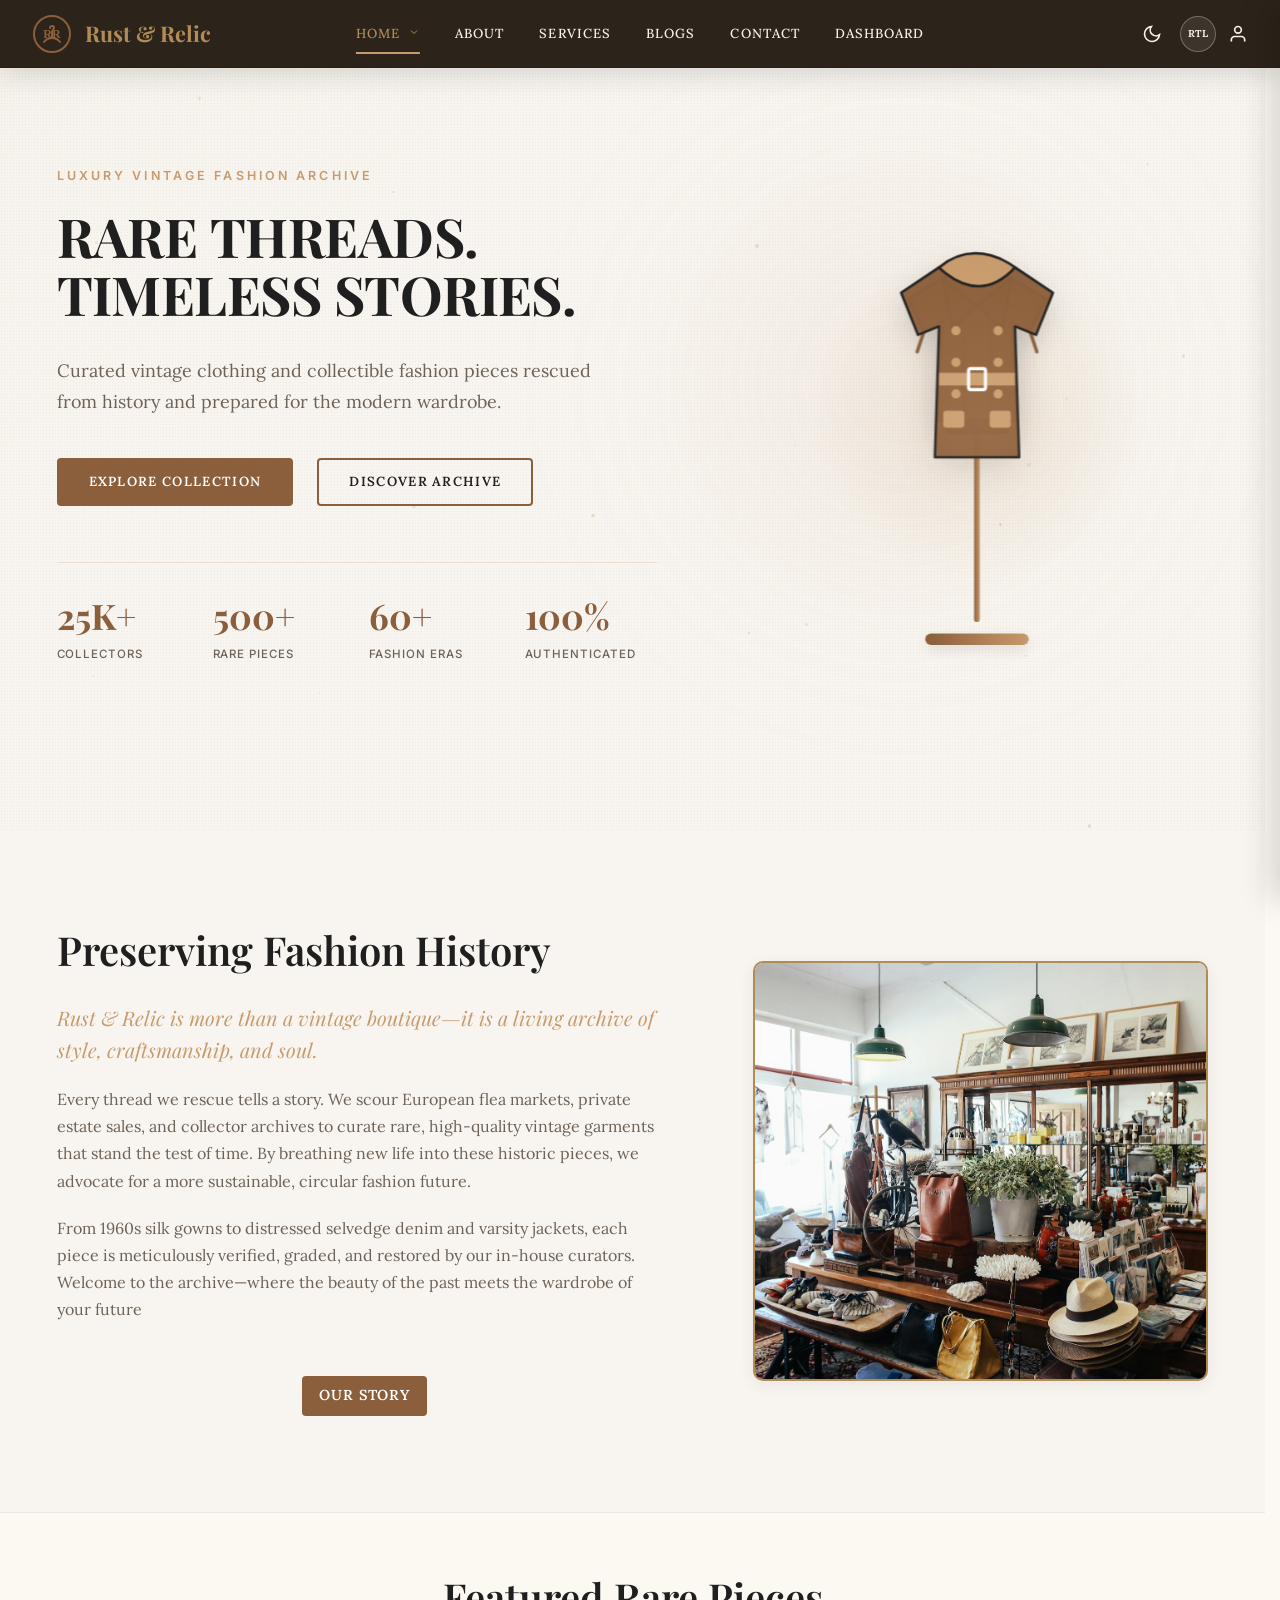
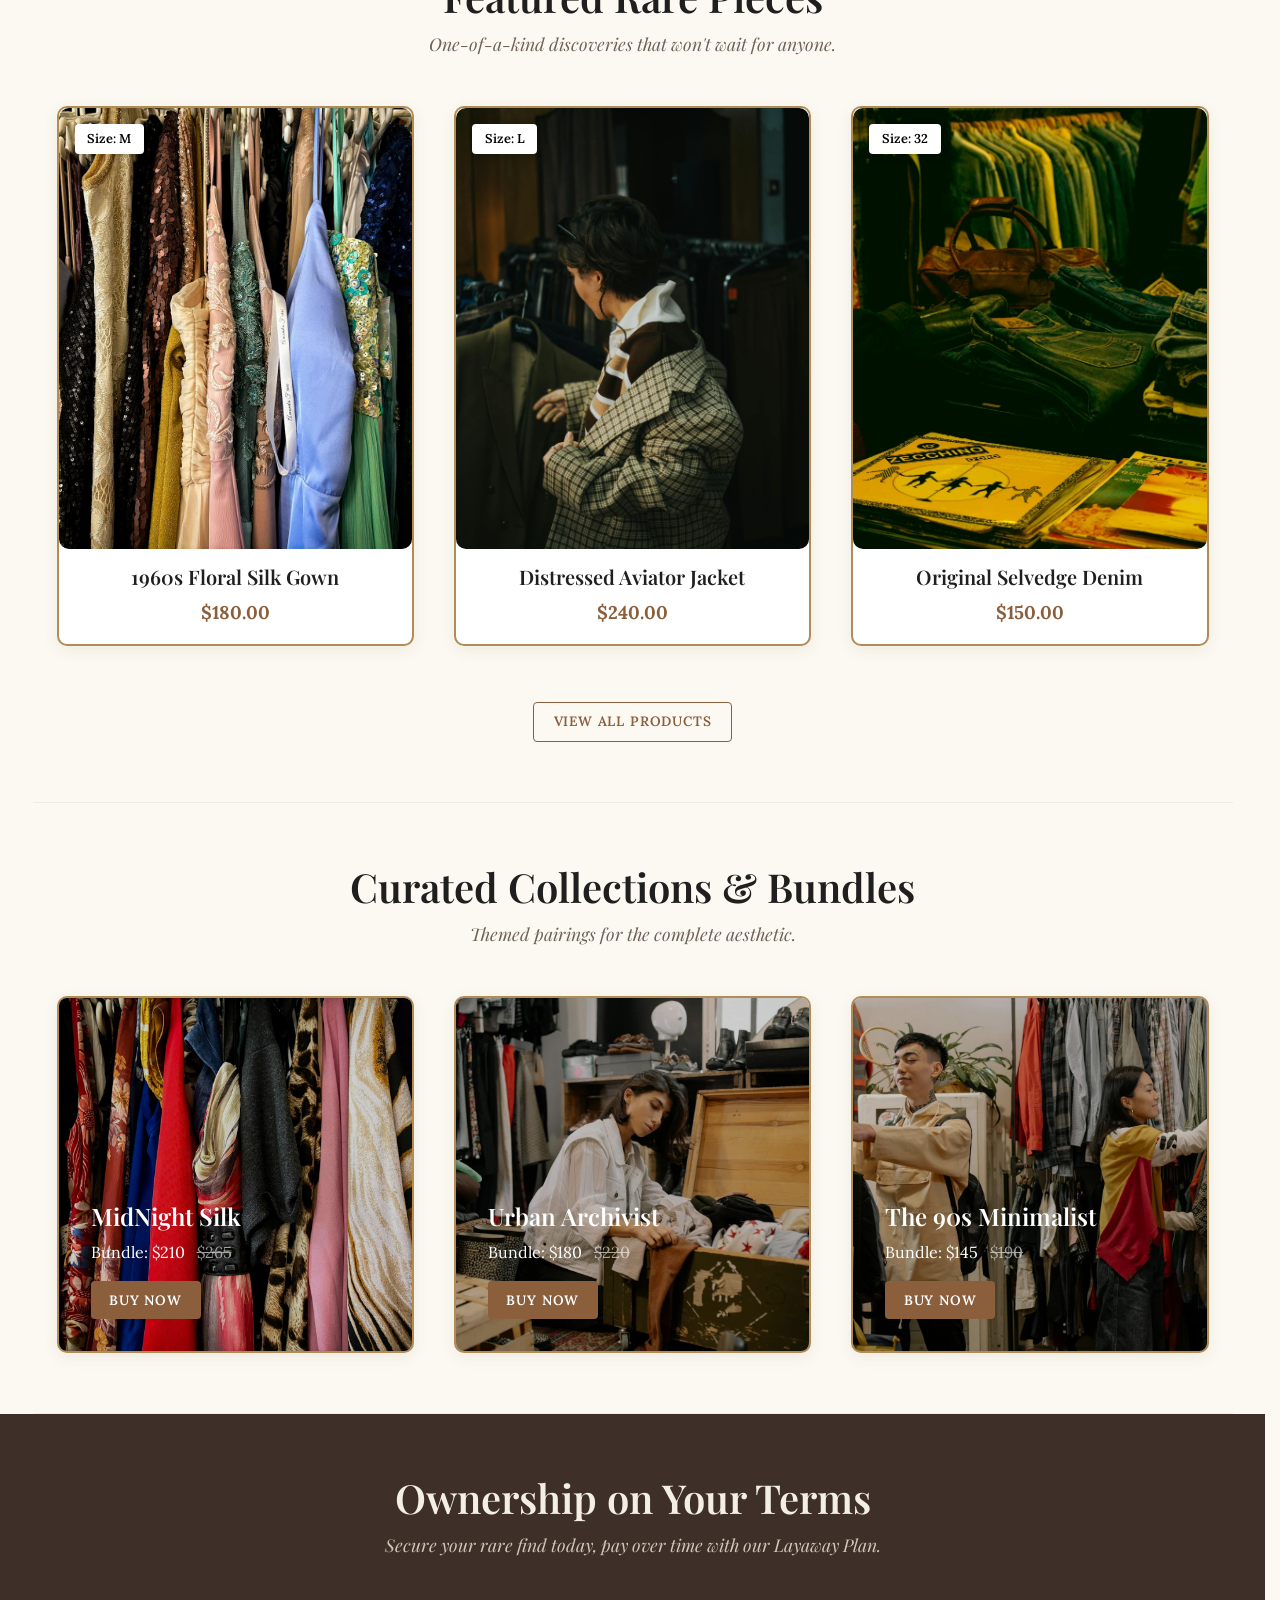
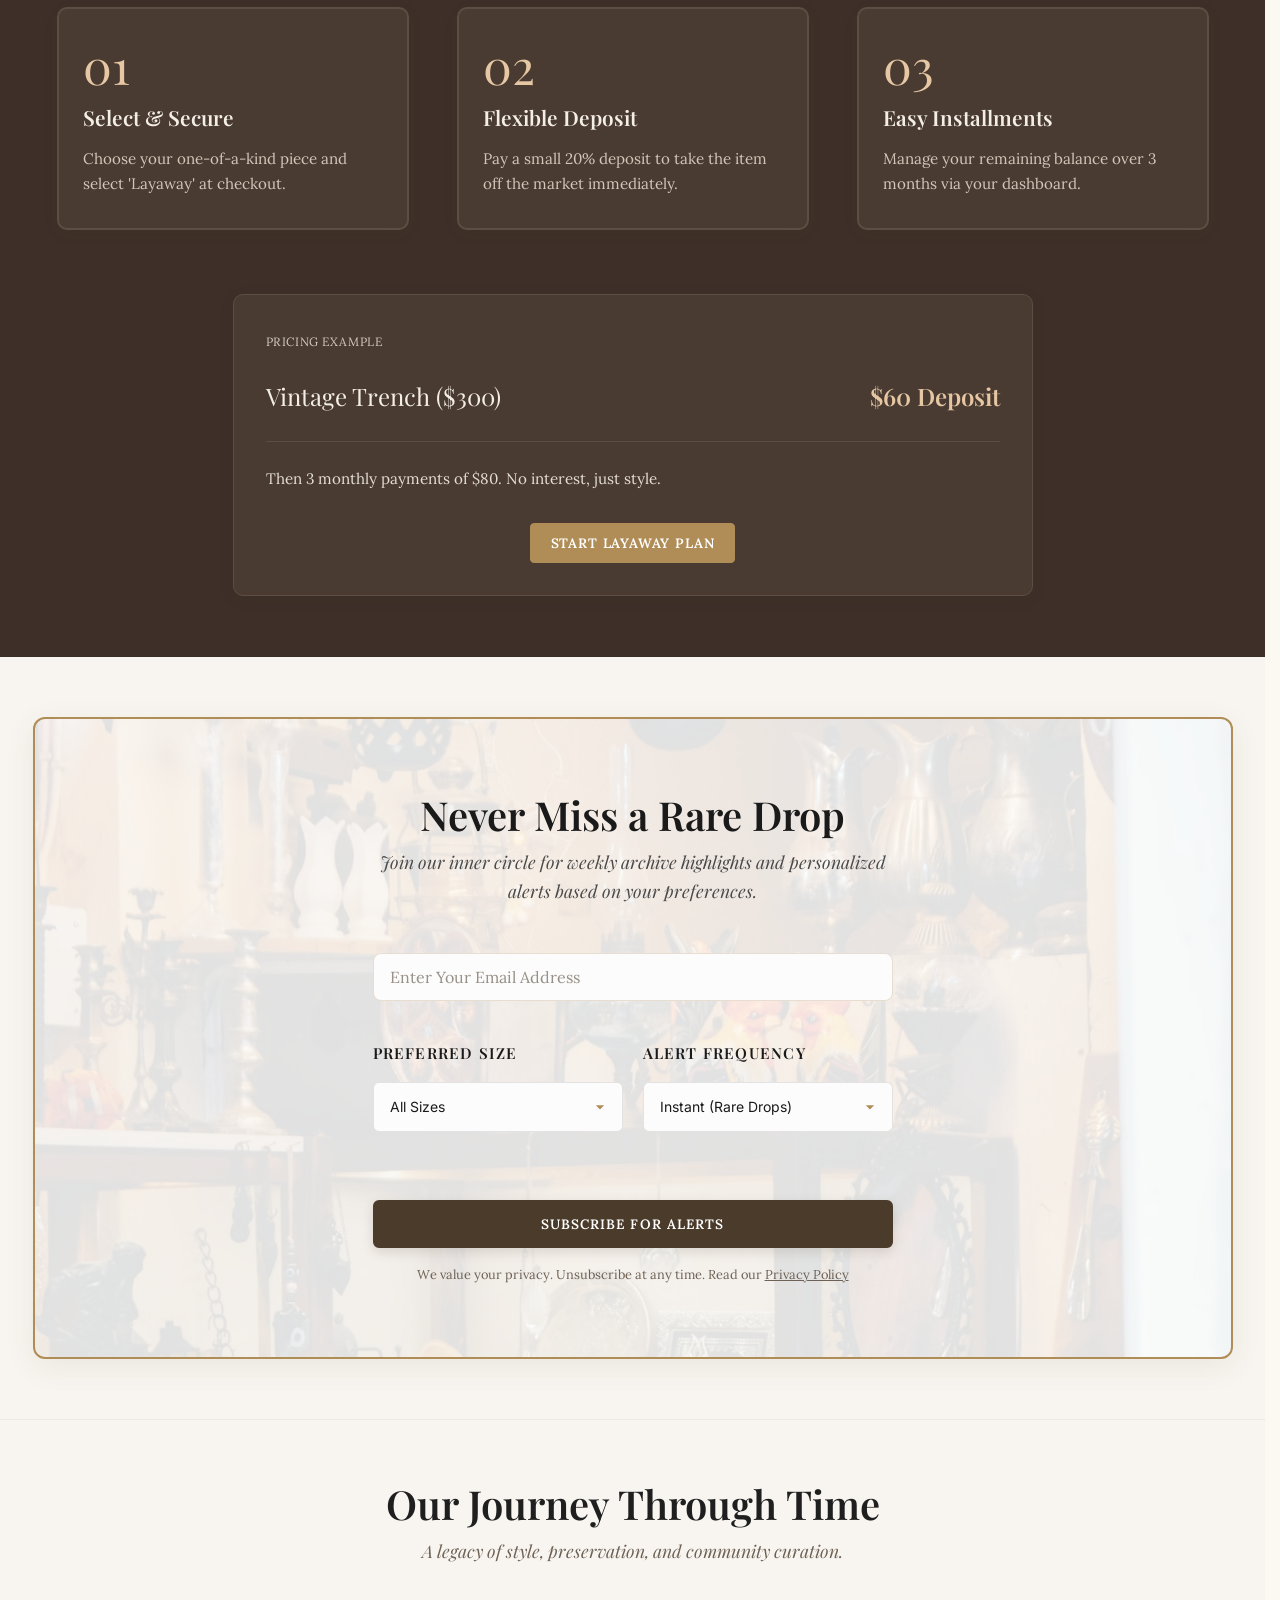
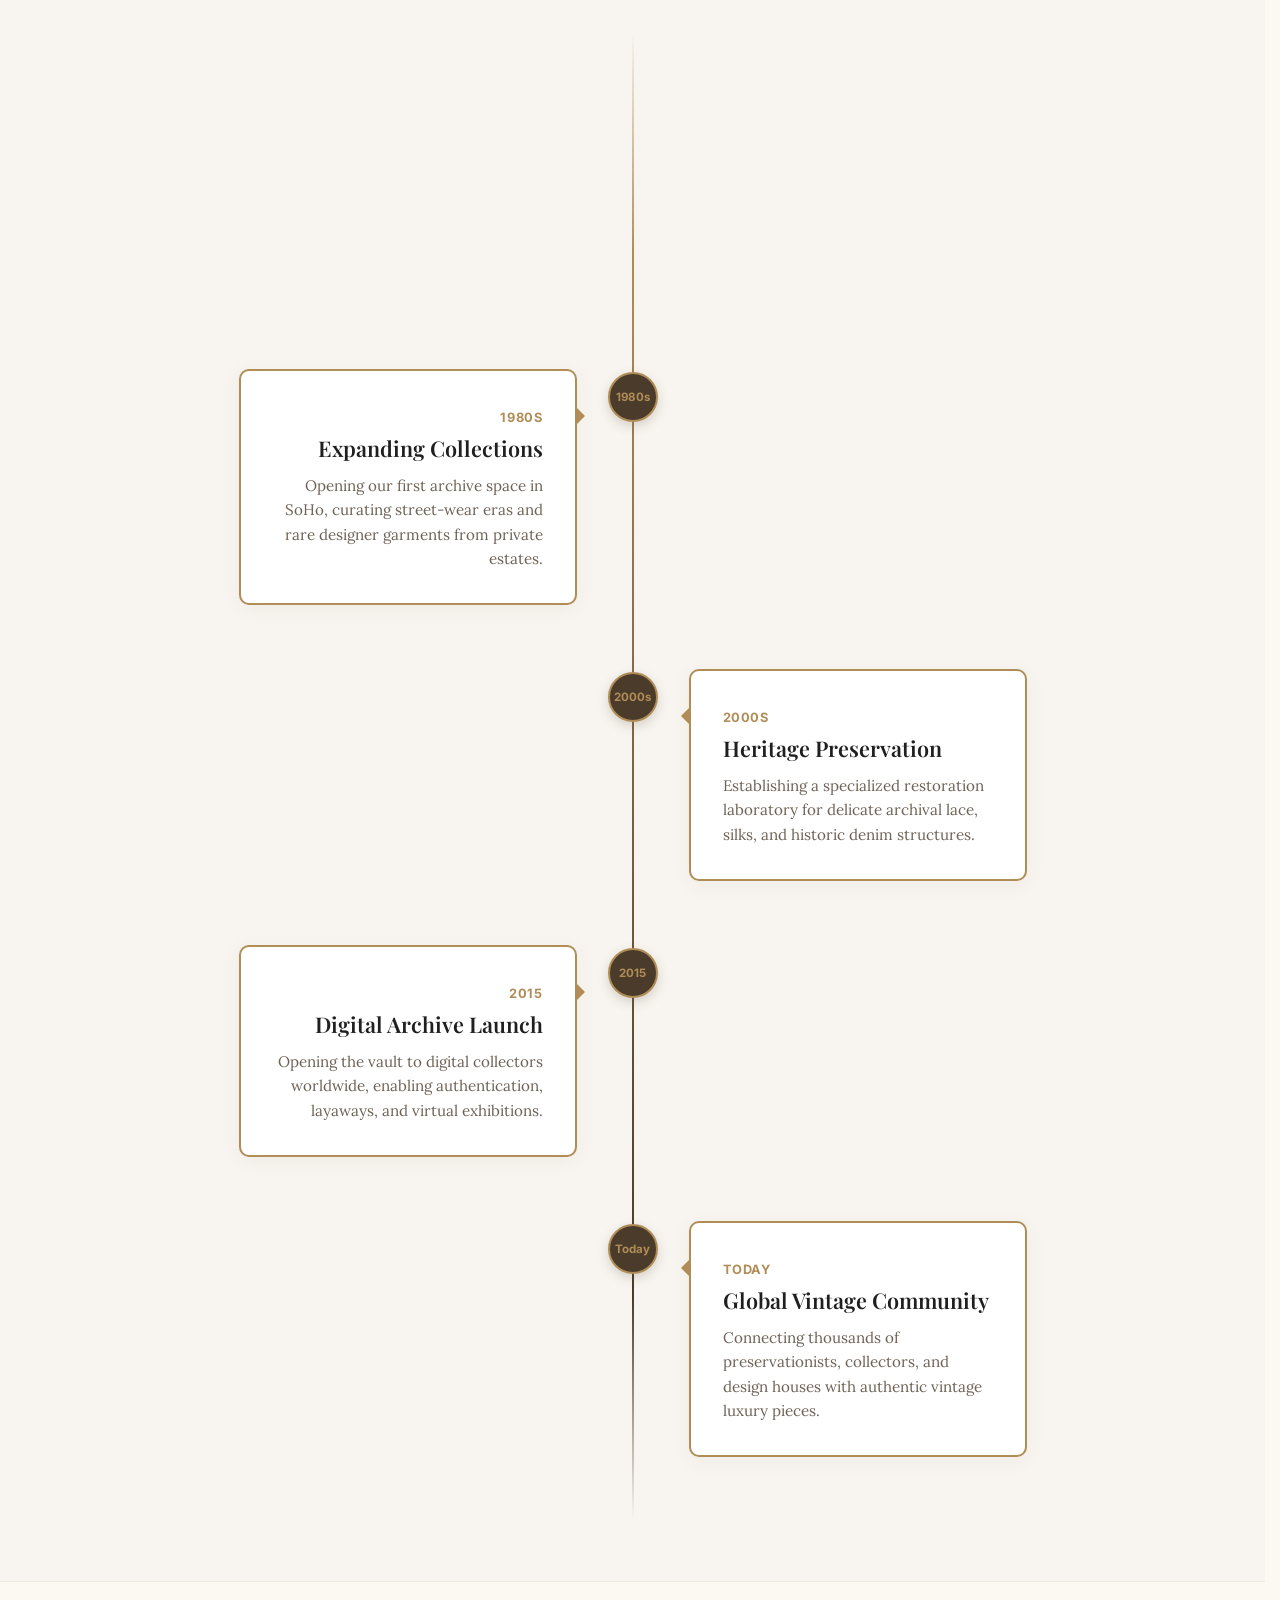
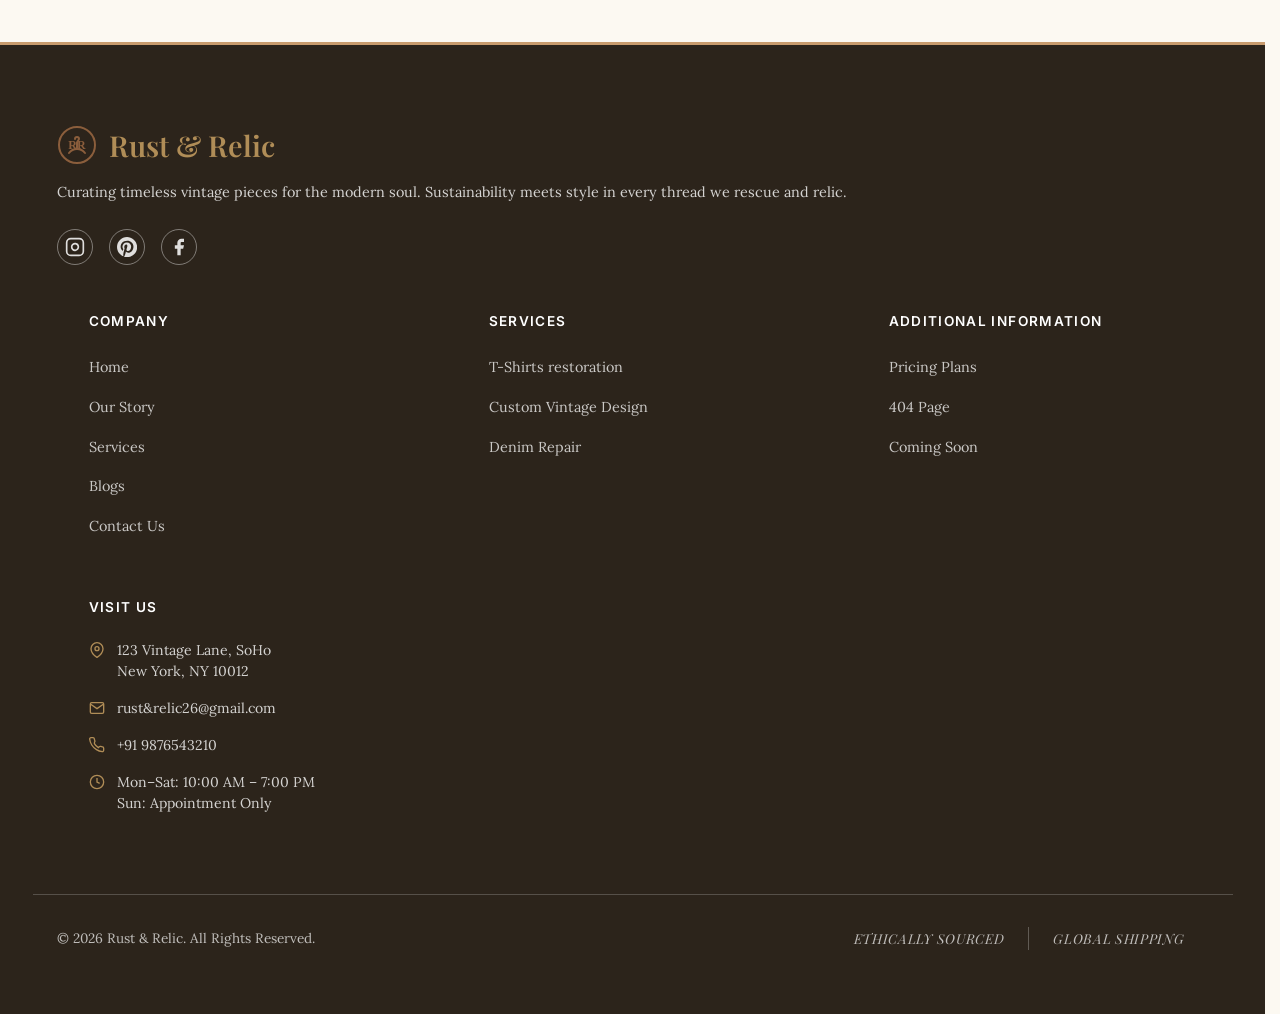
<file: index.html>
<!DOCTYPE html>
<html lang="en">

<head>
    <meta charset="UTF-8">
    <meta name="viewport" content="width=device-width, initial-scale=1.0">
    <title>Rust & Relic - Vintage Clothing & Thrift Store</title>
    <link rel="preconnect" href="https://fonts.googleapis.com">
    <link rel="preconnect" href="https://fonts.gstatic.com" crossorigin>
    <link
        href="https://fonts.googleapis.com/css2?family=Playfair+Display:ital,wght@0,400;0,600;0,700;1,400&family=Lora:ital,wght@0,400;0,500;0,600;1,400;1,500&family=Libre+Baskerville:ital,wght@0,400;0,700;1,400&family=Inter:wght@300;400;500;600&display=swap"
        rel="stylesheet">
    <link rel="stylesheet" href="css/style.css">
    <link rel="stylesheet" href="css/home.css">
    <link rel="icon" type="image/svg+xml" href="images/logo-new.svg">
</head>

<body class="home-isolated">
    <header class="site-header animate-header">
        <div class="container header-inner">
            <a href="index.html" class="logo">
                <img src="images/logo-new.svg" alt="Rust & Relic" class="nav-logo-img">
                <span class="brand-name">Rust & Relic</span>
            </a>

            <nav class="desktop-nav">
                <div class="nav-item dropdown">
                    <a href="#" class="nav-link active">Home <svg class="dropdown-icon" width="12" height="12" viewBox="0 0 24 24" fill="none" stroke="currentColor" stroke-width="2"><path d="M6 9l6 6 6-6"></path></svg></a>
                    <div class="dropdown-menu">
                        <a href="index.html" class="dropdown-item">Home 1</a>
                        <a href="./pages/home2.html" class="dropdown-item">Home 2</a>
                    </div>
                </div>
                <a href="./pages/about.html" class="nav-link">About</a>
                <a href="./pages/services.html" class="nav-link">Services</a>
                <a href="./pages/blogs.html" class="nav-link">Blogs</a>
                <a href="./pages/contact.html" class="nav-link">Contact</a>
                <a href="./pages/dashboard.html" class="nav-link">Dashboard</a>
            </nav>

            <div class="header-actions">
                <button class="icon-btn theme-toggle" aria-label="Toggle Dark Mode" id="theme-toggle">
                    <svg class="moon-icon" width="20" height="20" fill="none" stroke="currentColor" stroke-width="2"
                        viewBox="0 0 24 24">
                        <path d="M21 12.79A9 9 0 1111.21 3 7 7 0 0021 12.79z"></path>
                    </svg>
                    <svg class="sun-icon" style="display:none;" width="20" height="20" fill="none" stroke="currentColor"
                        stroke-width="2" viewBox="0 0 24 24">
                        <circle cx="12" cy="12" r="5"></circle>
                        <path
                            d="M12 1v2M12 21v2M4.22 4.22l1.42 1.42M18.36 18.36l1.42 1.42M1 12h2M21 12h2M4.22 19.78l1.42-1.42M18.36 5.64l1.42-1.42">
                        </path>
                    </svg>
                </button>
                <button class="rtl-toggle" id="rtl-toggle" aria-label="Toggle RTL layout">RTL</button>
                <a href="./pages/signup.html" class="icon-btn" aria-label="Account">
                    <svg width="20" height="20" fill="none" stroke="currentColor" stroke-width="2" viewBox="0 0 24 24">
                        <path d="M20 21v-2a4 4 0 00-4-4H8a4 4 0 00-4 4v2"></path>   
                        <circle cx="12" cy="7" r="4"></circle>
                    </svg>
                </a>
                <button class="hamburger-btn touch-target" aria-label="Menu" id="mobile-menu-btn">
                    <span></span>
                    <span></span>
                    <span></span>
                </button>
            </div>
        </div>

        
        <div class="nav-drawer" id="mobile-drawer">
            <div class="drawer-header">
                <button class="drawer-close" id="drawer-close-btn" aria-label="Close Menu">
                    <svg width="24" height="24" viewBox="0 0 24 24" fill="none" stroke="currentColor" stroke-width="2">
                        <line x1="18" y1="6" x2="6" y2="18"></line>
                        <line x1="6" y1="6" x2="18" y2="18"></line>
                    </svg>
                </button>
            </div>
            
            <nav class="drawer-nav">
                <div class="drawer-section">
                    <a href="index.html" class="drawer-link active">Home</a>
                    <a href="./pages/home2.html" class="drawer-link">Home 2</a>
                    <a href="./pages/about.html" class="drawer-link">About</a>
                    <a href="./pages/services.html" class="drawer-link">Services</a>
                    <a href="./pages/blogs.html" class="drawer-link">Blogs</a>
                    <a href="./pages/contact.html" class="drawer-link">Contact</a>
                    <a href="./pages/dashboard.html" class="drawer-link">Dashboard</a>
                </div>

                <div class="drawer-separator"></div>

                <div class="drawer-section">
                    <a href="./pages/signup.html" class="drawer-link drawer-auth">Signup</a>
                </div>

                <div class="drawer-separator"></div>

                <div class="drawer-controls">
                    <span class="drawer-control-label">Display</span>
                    <button id="drawer-theme-toggle" class="icon-btn theme-toggle" aria-label="Toggle Dark Mode">
                        <svg class="moon-icon" width="18" height="18" fill="none" stroke="currentColor" stroke-width="2" viewBox="0 0 24 24">
                            <path d="M21 12.79A9 9 0 1111.21 3 7 7 0 0021 12.79z"></path>
                        </svg>
                        <svg class="sun-icon" style="display:none;" width="18" height="18" fill="none" stroke="currentColor" stroke-width="2" viewBox="0 0 24 24">
                            <circle cx="12" cy="12" r="5"></circle>
                            <path d="M12 1v2M12 21v2M4.22 4.22l1.42 1.42M18.36 18.36l1.42 1.42M1 12h2M21 12h2M4.22 19.78l1.42-1.42M18.36 5.64l1.42-1.42"></path>
                        </svg>
                    </button>
                    <button class="rtl-toggle" id="drawer-rtl-toggle" aria-label="Toggle RTL layout">RTL</button>
                </div>
            </nav>
        </div>
        <div class="drawer-overlay" id="drawer-overlay"></div>
    </header>

    <main>
        <section class="premium-hero">
            <div class="hero-bg-fx">
                <div class="ambient-glow"></div>
                <div class="light-beam"></div>
                <div class="film-grain"></div>
                <div class="dust-particles" id="dust-particles"></div>
            </div>

            <div class="container hero-container">
                <div class="hero-left">
                    <span class="hero-tagline">LUXURY VINTAGE FASHION ARCHIVE</span>
                    <h1 class="hero-headline">
                        <span class="word-wrapper"><span class="word word-reveal-1">RARE</span></span>
                        <span class="word-wrapper"><span class="word word-reveal-2">THREADS.</span></span>
                        <br>
                        <span class="word-wrapper"><span class="word word-reveal-3">TIMELESS</span></span>
                        <span class="word-wrapper"><span class="word word-reveal-4">STORIES.</span></span>
                    </h1>
                    <p class="hero-description">
                        Curated vintage clothing and collectible fashion pieces rescued from history and prepared for the modern wardrobe.
                    </p>
                    <div class="hero-actions-new">
                        <a href="./pages/home2.html" class="btn btn-primary premium-cta-btn magnetic-btn">Explore Collection</a>
                        <a href="./pages/services.html" class="btn btn-secondary premium-cta-btn magnetic-btn">Discover Archive</a>
                    </div>
                    
                    <div class="hero-stats-grid">
                        <div class="stat-item-new">
                            <span class="stat-number" data-target="25" data-suffix="K+">0K+</span>
                            <span class="stat-label-new">Collectors</span>
                        </div>
                        <div class="stat-item-new">
                            <span class="stat-number" data-target="500" data-suffix="+">0+</span>
                            <span class="stat-label-new">Rare Pieces</span>
                        </div>
                        <div class="stat-item-new">
                            <span class="stat-number" data-target="60" data-suffix="+">0+</span>
                            <span class="stat-label-new">Fashion Eras</span>
                        </div>
                        <div class="stat-item-new">
                            <span class="stat-number" data-target="100" data-suffix="%">0%</span>
                            <span class="stat-label-new">Authenticated</span>
                        </div>
                    </div>
                </div>

                <div class="hero-right">
                    <div class="fashion-showcase-container">
                        <div class="spotlight" id="luxury-spotlight"></div>
                        
                        <div class="mannequin-wrapper" id="mannequin-parallax-wrapper">
                            <div class="mannequin-stand">
                                <div class="stand-hook"></div>
                                <div class="stand-pole"></div>
                                <div class="stand-base"></div>
                                
                                <div class="clothing-hanger">
                                    <div class="hanger-hook"></div>
                                    <div class="hanger-shoulders"></div>
                                </div>
                            </div>
                            
                            <div class="clothing-showcase-items">
                                
                                <div class="showcase-item shirt-item" id="item-shirt">
                                    <svg viewBox="0 0 100 100" fill="none" stroke="currentColor" stroke-width="1.2" stroke-linecap="round" stroke-linejoin="round">
                                        <path d="M50 20 L62 25 L75 32 L68 40 L60 36 L62 82 L38 82 L40 36 L32 40 L25 32 L38 25 Z" fill="var(--clr-primary)" fill-opacity="0.9"/>
                                        <path d="M42 21 L50 29 L58 21" fill="none" stroke="var(--clr-accent)" stroke-width="1.8"/>
                                        <path d="M42 21 L50 31 L58 21 L50 20 Z" fill="var(--clr-bg)" fill-opacity="0.9"/>
                                        <line x1="50" y1="36" x2="50" y2="78" stroke="var(--clr-accent)" stroke-width="1.2" stroke-dasharray="1 6"/>
                                        <rect x="54" y="42" width="8" height="10" rx="1" fill="none" stroke="var(--clr-accent)" stroke-width="1"/>
                                        <path d="M38 78 L62 78" stroke="var(--clr-accent)" stroke-width="1" stroke-dasharray="2 2"/>
                                    </svg>
                                </div>
                                
                                <div class="showcase-item jacket-item" id="item-jacket">
                                    <svg viewBox="0 0 110 110" fill="none" stroke="currentColor" stroke-width="1.2" stroke-linecap="round" stroke-linejoin="round">
                                        <path d="M55 18 L70 23 L85 32 L78 46 L70 42 L72 85 L38 85 L40 42 L32 46 L25 32 L40 23 Z" fill="var(--clr-accent)" fill-opacity="0.95"/>
                                        <path d="M40 23 L55 35 L44 45 Z" fill="var(--clr-primary)"/>
                                        <path d="M70 23 L55 35 L66 45 Z" fill="var(--clr-primary)"/>
                                        <path d="M49 35 L49 85" stroke="var(--clr-primary)" stroke-width="1.5"/>
                                        <path d="M61 35 L61 85" stroke="var(--clr-primary)" stroke-width="1.5"/>
                                        <path d="M32 46 L29 55" stroke="var(--clr-primary)" stroke-width="1.5"/>
                                        <path d="M78 46 L81 55" stroke="var(--clr-primary)" stroke-width="1.5"/>
                                        <line x1="43" y1="55" x2="49" y2="52" stroke="var(--clr-primary)" stroke-width="1.2"/>
                                        <line x1="25" y1="32" x2="29" y2="36" stroke="var(--clr-primary)" stroke-width="1.2"/>
                                        <line x1="85" y1="32" x2="81" y2="36" stroke="var(--clr-primary)" stroke-width="1.2"/>
                                    </svg>
                                </div>
                                
                                <div class="showcase-item coat-item" id="item-coat">
                                    <svg viewBox="0 0 120 120" fill="none" stroke="currentColor" stroke-width="1.2" stroke-linecap="round" stroke-linejoin="round">
                                        <path d="M60 15 L78 20 L96 32 L88 52 L78 48 L80 110 L40 110 L42 48 L32 52 L24 32 L42 20 Z" fill="var(--clr-primary)" fill-opacity="0.98"/>
                                        <path d="M42 20 C42 20, 60 40, 78 20 C78 20, 60 5, 42 20 Z" fill="var(--clr-accent)"/>
                                        <circle cx="50" cy="50" r="2.2" fill="var(--clr-accent)" stroke="none"/>
                                        <circle cx="70" cy="50" r="2.2" fill="var(--clr-accent)" stroke="none"/>
                                        <circle cx="50" cy="65" r="2.2" fill="var(--clr-accent)" stroke="none"/>
                                        <circle cx="70" cy="65" r="2.2" fill="var(--clr-accent)" stroke="none"/>
                                        <circle cx="50" cy="80" r="2.2" fill="var(--clr-accent)" stroke="none"/>
                                        <circle cx="70" cy="80" r="2.2" fill="var(--clr-accent)" stroke="none"/>
                                        <rect x="42" y="70" width="36" height="6" fill="var(--clr-accent)" stroke="none"/>
                                        <rect x="56" y="68" width="8" height="10" rx="1" fill="none" stroke="#FFF" stroke-width="1.5"/>
                                        <rect x="44" y="88" width="10" height="8" rx="1.5" fill="var(--clr-accent)" stroke="none"/>
                                        <rect x="66" y="88" width="10" height="8" rx="1.5" fill="var(--clr-accent)" stroke="none"/>
                                    </svg>
                                </div>
                            </div>
                            
                            <div class="showcase-accessory watch-acc" id="acc-watch">
                                <svg viewBox="0 0 40 40" width="40" height="40" fill="none" stroke="currentColor" stroke-width="1.5">
                                    <rect x="18" y="2" width="4" height="36" rx="1.5" fill="var(--clr-primary)"/>
                                    <circle cx="20" cy="20" r="9" fill="var(--clr-accent)" stroke="var(--clr-accent)"/>
                                    <circle cx="20" cy="20" r="7" fill="var(--clr-white)"/>
                                    <line x1="20" y1="20" x2="20" y2="16" stroke="var(--clr-black)" stroke-width="1.2"/>
                                    <line x1="20" y1="20" x2="24" y2="20" stroke="var(--clr-black)" stroke-width="1.2"/>
                                </svg>
                            </div>
                            
                            <div class="showcase-accessory glasses-acc" id="acc-glasses">
                                <svg viewBox="0 0 60 30" width="55" height="28" fill="none" stroke="currentColor" stroke-width="1.5">
                                    <circle cx="18" cy="15" r="9" fill="rgba(139, 94, 60, 0.35)" stroke="var(--clr-accent)"/>
                                    <circle cx="42" cy="15" r="9" fill="rgba(139, 94, 60, 0.35)" stroke="var(--clr-accent)"/>
                                    <path d="M27 15 Q30 11 33 15" stroke="var(--clr-accent)" stroke-width="1.8"/>
                                    <path d="M9 15 Q5 12 2 15" stroke="var(--clr-accent)"/>
                                    <path d="M51 15 Q55 12 58 15" stroke="var(--clr-accent)"/>
                                </svg>
                            </div>
                            
                            <div class="showcase-accessory bag-acc" id="acc-bag">
                                <svg viewBox="0 0 60 60" width="60" height="60" fill="none" stroke="currentColor" stroke-width="1.5">
                                    <path d="M15 22 C15 8, 45 8, 45 22" stroke="var(--clr-primary)" stroke-width="2.5" fill="none"/>
                                    <path d="M10 22 L50 22 L46 52 C46 54 44 56 42 56 L18 56 C16 56 14 54 14 52 Z" fill="var(--clr-primary)"/>
                                    <path d="M10 22 L50 22 L44 38 L16 38 Z" fill="var(--clr-accent)"/>
                                    <rect x="27" y="34" width="6" height="8" rx="1" fill="var(--clr-accent)" stroke="var(--clr-white)" stroke-width="1"/>
                                </svg>
                            </div>
                            
                            <div class="showcase-accessory hat-acc" id="acc-hat">
                                <svg viewBox="0 0 70 40" width="70" height="40" fill="none" stroke="currentColor" stroke-width="1.5">
                                    <path d="M20 22 C20 6, 50 6, 50 22 Z" fill="var(--clr-primary)"/>
                                    <rect x="20" y="18" width="30" height="4" fill="var(--clr-accent)"/>
                                    <ellipse cx="35" cy="23" rx="28" ry="4" fill="var(--clr-primary)" stroke="var(--clr-accent)" stroke-width="1"/>
                                </svg>
                            </div>
                        </div>
                    </div>
                </div>
            </div>
        </section>

        <section class="about-brief-section section-padding">
            <div class="container">
                <div class="about-brief-grid">
                    <div class="about-brief-content">
                        <h2 class="section-title text-left">Preserving Fashion History</h2>
                        <p class="about-brief-lead">Rust & Relic is more than a vintage boutique—it is a living archive of style, craftsmanship, and soul.</p>
                        <p class="about-brief-text">Every thread we rescue tells a story. We scour European flea markets, private estate sales, and collector archives to curate rare, high-quality vintage garments that stand the test of time. By breathing new life into these historic pieces, we advocate for a more sustainable, circular fashion future.</p>
                        <p class="about-brief-text">From 1960s silk gowns to distressed selvedge denim and varsity jackets, each piece is meticulously verified, graded, and restored by our in-house curators. Welcome to the archive—where the beauty of the past meets the wardrobe of your future </p>
                        <div class="about-brief-cta">
                            <a href="./pages/about.html" class="btn btn-primary btn-sm" style="width: auto;">Our Story</a>
                        </div>
                    </div>
                    <div class="about-brief-image-wrapper">
                        <img src="./images/about bg.jpeg" alt="Rust & Relic Curation Space" class="about-brief-image">
                    </div>
                </div>
            </div>
        </section>

        <section class="featured-pieces container section-padding">
            <div class="section-header text-center">
                <h2 class="section-title">Featured Rare Pieces</h2>
                <p class="section-desc">One-of-a-kind discoveries that won't wait for anyone.</p>
            </div>

            <div class="grid cards-grid">

                <article class="product-card">
                    <div class="card-image-wrapper">
                        <img src="./images/1960s floral.jpeg" alt="1960s Floral Silk Gown" class="card-img">
                        <span class="size-badge">Size: M</span>
                    </div>
                    <div class="card-info">
                        <h3 class="card-title">1960s Floral Silk Gown</h3>
                        <p class="card-price">$180.00</p>
                    </div>
                </article>

                <article class="product-card">
                    <div class="card-image-wrapper">
                        <img src="./images/aviator jacket.jpeg" alt="Distressed Aviator Jacket" class="card-img">
                        <span class="size-badge">Size: L</span>
                    </div>
                    <div class="card-info">
                        <h3 class="card-title">Distressed Aviator Jacket</h3>
                        <p class="card-price">$240.00</p>
                    </div>
                </article>

                <article class="product-card">
                    <div class="card-image-wrapper">
                        <img src="./images/original denim.webp" alt="Original Selvedge Denim" class="card-img">
                        <span class="size-badge">Size: 32</span>
                    </div>
                    <div class="card-info">
                        <h3 class="card-title">Original Selvedge Denim</h3>
                        <p class="card-price">$150.00</p>
                    </div>
                </article>
            </div>
            <div style="margin-top: 3.5rem; display: flex; justify-content: center;">
                <a href="./pages/home2.html" class="btn btn-secondary">View All Products</a>
            </div>
        </section>

        <section class="collections-section container section-padding">
            <div class="section-header text-center">
                <h2 class="section-title">Curated Collections & Bundles</h2>
                <p class="section-desc">Themed pairings for the complete aesthetic.</p>
            </div>

            <div class="grid cards-grid">
                <article class="collection-card">
                    <img src="./images/mid night silk.jpeg" alt="Midnight Silk" class="collection-img">
                    <div class="collection-overlay">
                        <h3 class="collection-title">MidNight Silk</h3>
                        <p class="collection-price">Bundle: $210 <span class="original-price">$265</span></p>
                        <div class="collection-actions">
                            <a href="" class="btn btn-primary btn-sm">Buy Now</a>
                        </div>
                    </div>
                </article>

                <article class="collection-card">
                    <img src="./images/urban archmist.webp" alt="Urban Archivist" class="collection-img">
                    <div class="collection-overlay">
                        <h3 class="collection-title">Urban Archivist</h3>
                        <p class="collection-price">Bundle: $180 <span class="original-price">$220</span></p>
                        <div class="collection-actions">
                            <a href="#" class="btn btn-primary btn-sm">Buy Now</a>
                        </div>
                    </div>
                </article>

                <article class="collection-card">
                    <img src="./images/90s minmalist.webp" alt="The 90s Minimalist" class="collection-img">
                    <div class="collection-overlay">
                        <h3 class="collection-title">The 90s Minimalist</h3>
                        <p class="collection-price">Bundle: $145 <span class="original-price">$190</span></p>
                        <div class="collection-actions">
                            <a href="#" class="btn btn-primary btn-sm">Buy Now</a>
                        </div>
                    </div>
                </article>
            </div>
        </section>

        <section class="layaway-section section-padding brown-accent-section">
            <div class="container">
                <div class="section-header text-center">
                    <h2 class="section-title">Ownership on Your Terms</h2>
                    <p class="section-desc">Secure your rare find today, pay over time with our Layaway Plan.</p>
                </div>

                <div class="grid layaway-steps">
                    <div class="step-card">
                        <div class="step-number">01</div>
                        <h3 class="step-title">Select & Secure</h3>
                        <p class="step-desc">Choose your one-of-a-kind piece and select 'Layaway' at checkout.</p>
                    </div>
                    <div class="step-card">
                        <div class="step-number">02</div>
                        <h3 class="step-title">Flexible Deposit</h3>
                        <p class="step-desc">Pay a small 20% deposit to take the item off the market immediately.</p>
                    </div>
                    <div class="step-card">
                        <div class="step-number">03</div>
                        <h3 class="step-title">Easy Installments</h3>
                        <p class="step-desc">Manage your remaining balance over 3 months via your dashboard.</p>
                    </div>
                </div>

                <div class="pricing-example">
                    <div class="pricing-header">
                        <span class="label">PRICING EXAMPLE</span>
                    </div>
                    <div class="pricing-row">
                        <span>Vintage Trench ($300)</span>
                        <span class="deposit-amount">$60 Deposit</span>
                    </div>
                    <div class="pricing-footer" style="margin-bottom: 2rem;">
                        Then 3 monthly payments of $80. No interest, just style.
                    </div>
                    <button class="btn btn-primary layaway-btn" id="start-layaway-btn">Start Layaway Plan</button>
                </div>
            </div>
        </section>

        <section class="newsletter-section bg-secondary section-padding">
            <div class="container newsletter-inner">
                <div class="newsletter-content">
                    <h2 class="section-title">Never Miss a Rare Drop</h2>
                    <p class="section-desc">Join our inner circle for weekly archive highlights and personalized alerts
                        based on your preferences.</p>

                    <form class="newsletter-form">
                        <input type="email" placeholder="Enter Your Email Address" class="form-input full-width"
                            required>

                        <div class="form-row grid-2">
                            <div class="form-group">
                                <label class="form-label">Preferred Size</label>
                                <select class="form-select">
                                    <option>All Sizes</option>
                                    <option>Small (S)</option>
                                    <option>Medium (M)</option>
                                    <option>Large (L)</option>
                                    <option>Extra Large (XL)</option>
                                </select>
                            </div>
                            <div class="form-group">
                                <label class="form-label">Alert Frequency</label>
                                <select class="form-select">
                                    <option>Instant (Rare Drops)</option>
                                    <option>Weekly Digest</option>
                                    <option>Monthly Highlights</option>
                                </select>
                            </div>
                        </div>

                        <button type="submit" class="btn btn-primary full-width">Subscribe for Alerts</button>
                        <p class="privacy-note">We value your privacy. Unsubscribe at any time. Read our <a
                                href="#">Privacy Policy</a></p>
                    </form>
                </div>
                <div class="newsletter-image">
                    <img src="./images/store interior.webp" alt="Store Interior">
                </div>
            </div>
        </section>

        <section class="timeline-section section-padding">
            <div class="container">
                <div class="section-header text-center">
                    <h2 class="section-title">Our Journey Through Time</h2>
                    <p class="section-desc">A legacy of style, preservation, and community curation.</p>
                </div>
                <div class="timeline-container">
                    <div class="timeline-line"></div>
                    
                    <div class="timeline-item">
                        <div class="timeline-badge">1960s</div>
                        <div class="timeline-content">
                            <span class="timeline-year">1960s</span>
                            <h3 class="timeline-step-title">First Vintage Discoveries</h3>
                            <p class="timeline-step-desc">Unearthing rare couture and iconic fashion pieces from European ateliers, laying the foundation for our archive.</p>
                        </div>
                    </div>

                    <div class="timeline-item">
                        <div class="timeline-badge">1980s</div>
                        <div class="timeline-content">
                            <span class="timeline-year">1980s</span>
                            <h3 class="timeline-step-title">Expanding Collections</h3>
                            <p class="timeline-step-desc">Opening our first archive space in SoHo, curating street-wear eras and rare designer garments from private estates.</p>
                        </div>
                    </div>

                    <div class="timeline-item">
                        <div class="timeline-badge">2000s</div>
                        <div class="timeline-content">
                            <span class="timeline-year">2000s</span>
                            <h3 class="timeline-step-title">Heritage Preservation</h3>
                            <p class="timeline-step-desc">Establishing a specialized restoration laboratory for delicate archival lace, silks, and historic denim structures.</p>
                        </div>
                    </div>

                    <div class="timeline-item">
                        <div class="timeline-badge">2015</div>
                        <div class="timeline-content">
                            <span class="timeline-year">2015</span>
                            <h3 class="timeline-step-title">Digital Archive Launch</h3>
                            <p class="timeline-step-desc">Opening the vault to digital collectors worldwide, enabling authentication, layaways, and virtual exhibitions.</p>
                        </div>
                    </div>

                    <div class="timeline-item">
                        <div class="timeline-badge">Today</div>
                        <div class="timeline-content">
                            <span class="timeline-year">Today</span>
                            <h3 class="timeline-step-title">Global Vintage Community</h3>
                            <p class="timeline-step-desc">Connecting thousands of preservationists, collectors, and design houses with authentic vintage luxury pieces.</p>
                        </div>
                    </div>
                </div>
            </div>
        </section>
    </main>
    <footer class="site-footer">
        <div class="container footer-grid">
            <div class="footer-brand">
                <div style="display: flex; align-items: center; gap: 12px; margin-bottom: 1rem;">
                    <img src="images/logo-new.svg" alt="Rust & Relic" style="height: 40px; width: auto;">
                    <h2 class="footer-title" style="color: #B08D57; margin-bottom: 0;">Rust & Relic</h2>
                </div>
                <p class="footer-desc">Curating timeless vintage pieces for the modern soul. Sustainability meets style
                    in every thread we rescue and relic.</p>
                <div class="social-links">
                    <a href="#" class="social-icon" aria-label="Instagram">
                        <svg width="20" height="20" fill="none" stroke="currentColor" stroke-width="2"
                            viewBox="0 0 24 24">
                            <path d="M16 11.37A4 4 0 1112.63 8 4 4 0 0116 11.37z"></path>
                            <path d="M6.5 6.5h.01"></path>
                            <rect x="2" y="2" width="20" height="20" rx="5" ry="5"></rect>
                        </svg>
                    </a>
                    <a href="#" class="social-icon" aria-label="Pinterest">
                        <svg width="20" height="20" fill="currentColor" viewBox="0 0 24 24">
                            <path
                                d="M12.017 0C5.396 0 .029 5.367.029 11.987c0 5.079 3.158 9.417 7.618 11.162-.105-.949-.199-2.403.041-3.439.219-.937 1.406-5.957 1.406-5.957s-.359-.72-.359-1.781c0-1.663.967-2.911 2.168-2.911 1.024 0 1.518.769 1.518 1.688 0 1.029-.653 2.567-.992 3.992-.285 1.193.6 2.165 1.775 2.165 2.128 0 3.768-2.245 3.768-5.487 0-2.861-2.063-4.869-5.008-4.869-3.41 0-5.409 2.562-5.409 5.199 0 1.033.394 2.143.889 2.741.099.12.112.225.085.345-.09.375-.293 1.199-.334 1.363-.053.225-.172.271-.401.165-1.495-.69-2.433-2.878-2.433-4.646 0-3.776 2.748-7.252 7.951-7.252 4.182 0 7.436 2.981 7.436 6.953 0 4.156-2.617 7.502-6.255 7.502-1.221 0-2.373-.635-2.768-1.385l-.756 2.879c-.274 1.043-1.015 2.345-1.515 3.141 1.196.371 2.457.572 3.766.572 6.627 0 11.989-5.365 11.989-11.986C24 5.367 18.644 0 12.017 0z" />
                        </svg>
                    </a>
                    <a href="#" class="social-icon" aria-label="Facebook">
                        <svg width="20" height="20" fill="currentColor" viewBox="0 0 24 24">
                            <path d="M18 2h-3a5 5 0 00-5 5v3H7v4h3v8h4v-8h3l1-4h-4V7a1 1 0 011-1h3z"></path>
                        </svg>
                    </a>
                </div>
            </div>

            <div class="footer-links">
                <h3 class="footer-heading">COMPANY</h3>
                <ul>
                    <li><a href="./index.html">Home</a></li>
                    <li><a href="./pages/about.html">Our Story</a></li>
                    <li><a href="./pages/services.html">Services</a></li>
                    <li><a href="./pages/blogs.html">Blogs</a></li>
                    <li><a href="./pages/contact.html">Contact Us</a></li>
                </ul>
            </div>
            <div class="footer-links">
                <h3 class="footer-heading">SERVICES</h3>
                <ul>
                    <li><a href="./pages/services.html">T-Shirts restoration</a></li>
                    <li><a href="./pages/services.html">Custom Vintage Design</a></li>
                    <li><a href="./pages/services.html">Denim Repair</a></li>
                </ul>
            </div>
            <div class="footer-links">
                <h3 class="footer-heading">Additional Information</h3>
                <ul>
                    <li><a href="./pages/pricing.html">Pricing Plans</a></li>
                    <li><a href="./pages/404.html">404 Page</a></li>
                    <li><a href="./pages/coming-soon.html">Coming Soon</a></li>
                </ul>
            </div>
            <div class="footer-contact-col">
                <h3 class="footer-heading">VISIT US</h3>
                <div class="footer-contact-item">
                    <svg width="16" height="16" fill="none" stroke="currentColor" stroke-width="2" viewBox="0 0 24 24"><path d="M21 10c0 7-9 13-9 13s-9-6-9-13a9 9 0 0 1 18 0z"></path><circle cx="12" cy="10" r="3"></circle></svg>
                    <span>123 Vintage Lane, SoHo<br>New York, NY 10012</span>
                </div>
                <div class="footer-contact-item">
                    <svg width="16" height="16" fill="none" stroke="currentColor" stroke-width="2" viewBox="0 0 24 24"><path d="M4 4h16c1.1 0 2 .9 2 2v12c0 1.1-.9 2-2 2H4c-1.1 0-2-.9-2-2V6c0-1.1.9-2 2-2z"></path><polyline points="22,6 12,13 2,6"></polyline></svg>
                    <a href="mailto:rust&relic26@gmail.com">rust&relic26@gmail.com</a>
                </div>
                <div class="footer-contact-item">
                    <svg width="16" height="16" fill="none" stroke="currentColor" stroke-width="2" viewBox="0 0 24 24"><path d="M22 16.92v3a2 2 0 0 1-2.18 2 19.79 19.79 0 0 1-8.63-3.07A19.5 19.5 0 0 1 4.13 12 19.79 19.79 0 0 1 1.06 3.38 2 2 0 0 1 3.04 1h3a2 2 0 0 1 2 1.72c.127.96.361 1.903.7 2.81a2 2 0 0 1-.45 2.11L8.09 9.91a16 16 0 0 0 6 6l1.27-1.27a2 2 0 0 1 2.11-.45c.907.339 1.85.573 2.81.7A2 2 0 0 1 22 16.92z"></path></svg>
                    <a href="tel:+919876543210">+91 9876543210</a>
                </div>
                <div class="footer-contact-item">
                    <svg width="16" height="16" fill="none" stroke="currentColor" stroke-width="2" viewBox="0 0 24 24"><circle cx="12" cy="12" r="10"></circle><polyline points="12 6 12 12 16 14"></polyline></svg>
                    <span>Mon–Sat: 10:00 AM – 7:00 PM<br>Sun: Appointment Only</span>
                </div>

            </div>
        </div>
        <div class="footer-bottom container">
            <p>&copy; 2026 Rust & Relic. All Rights Reserved.</p>
            <div class="footer-badges"> 
                <span>ETHICALLY SOURCED</span>
                <span>GLOBAL SHIPPING</span>
            </div>
        </div>
    </footer>
    <script src="js/main.js"></script>
</body>
</html>
</file>
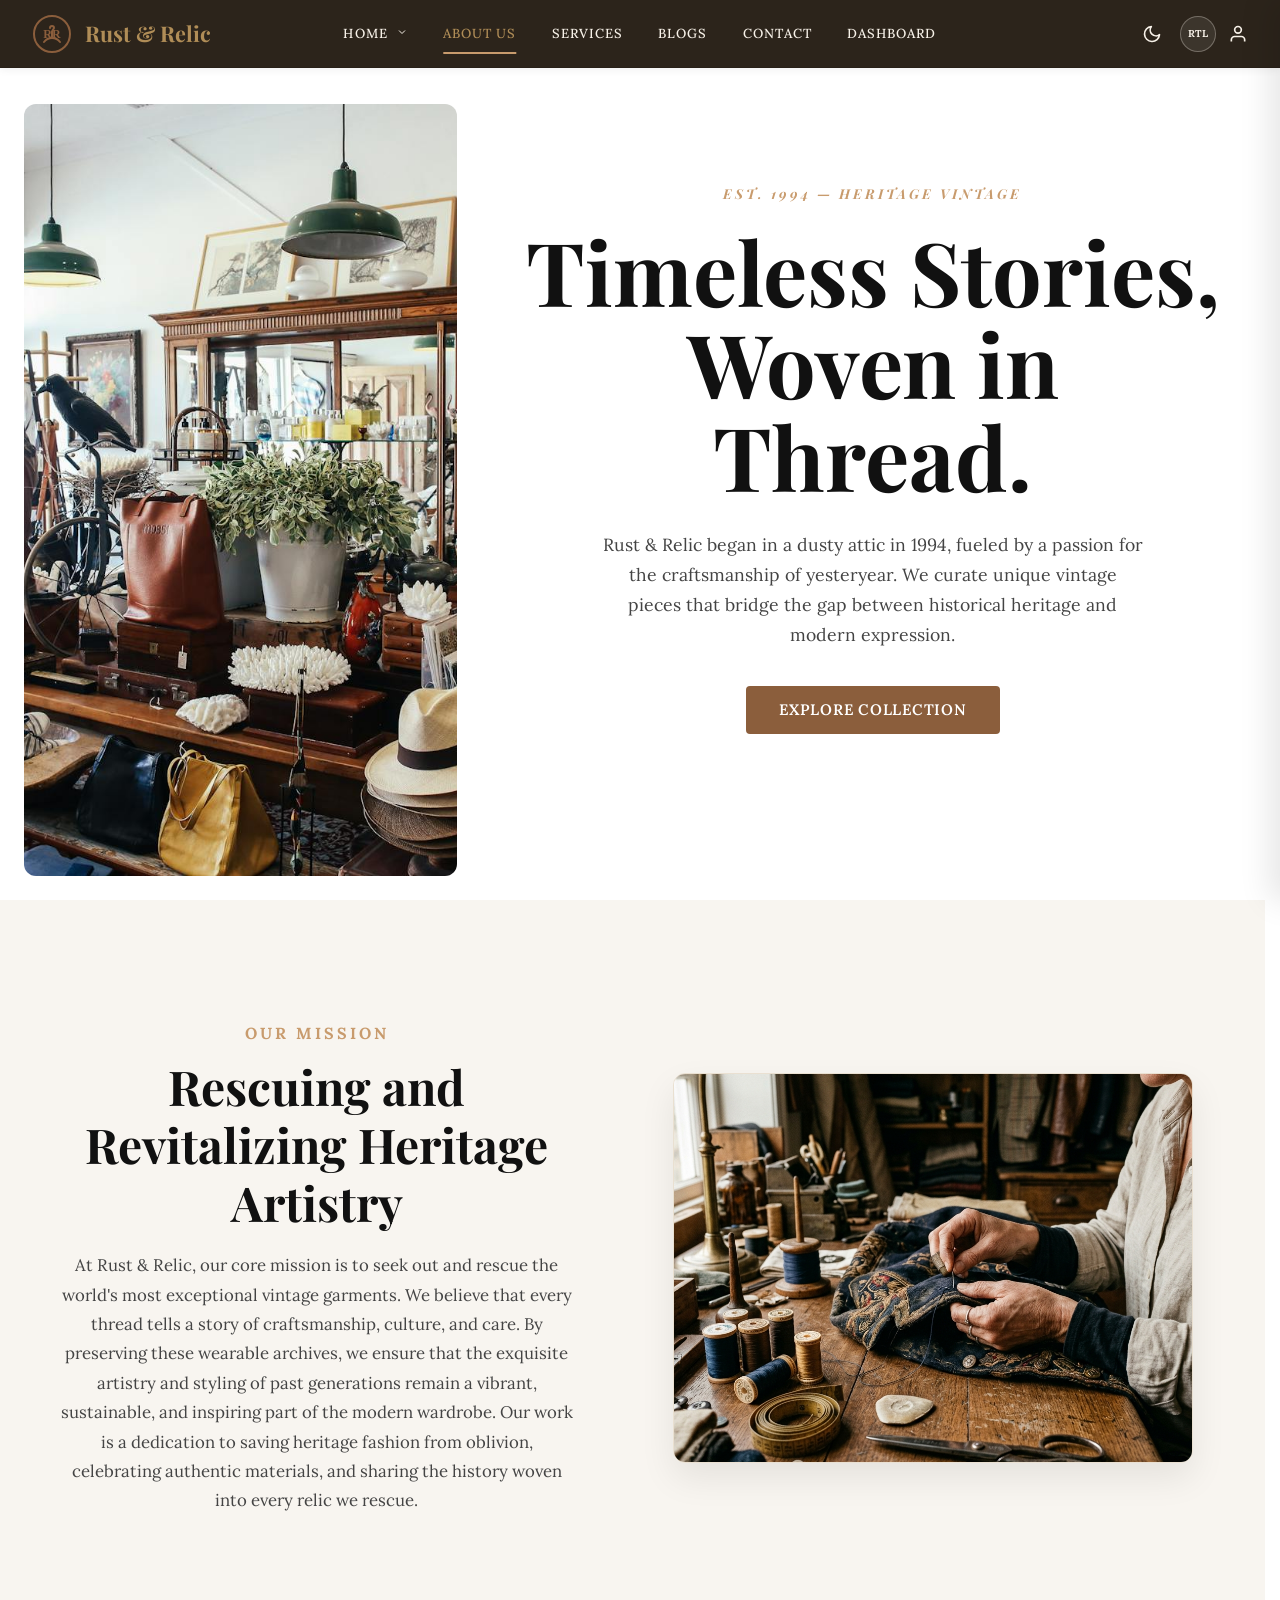
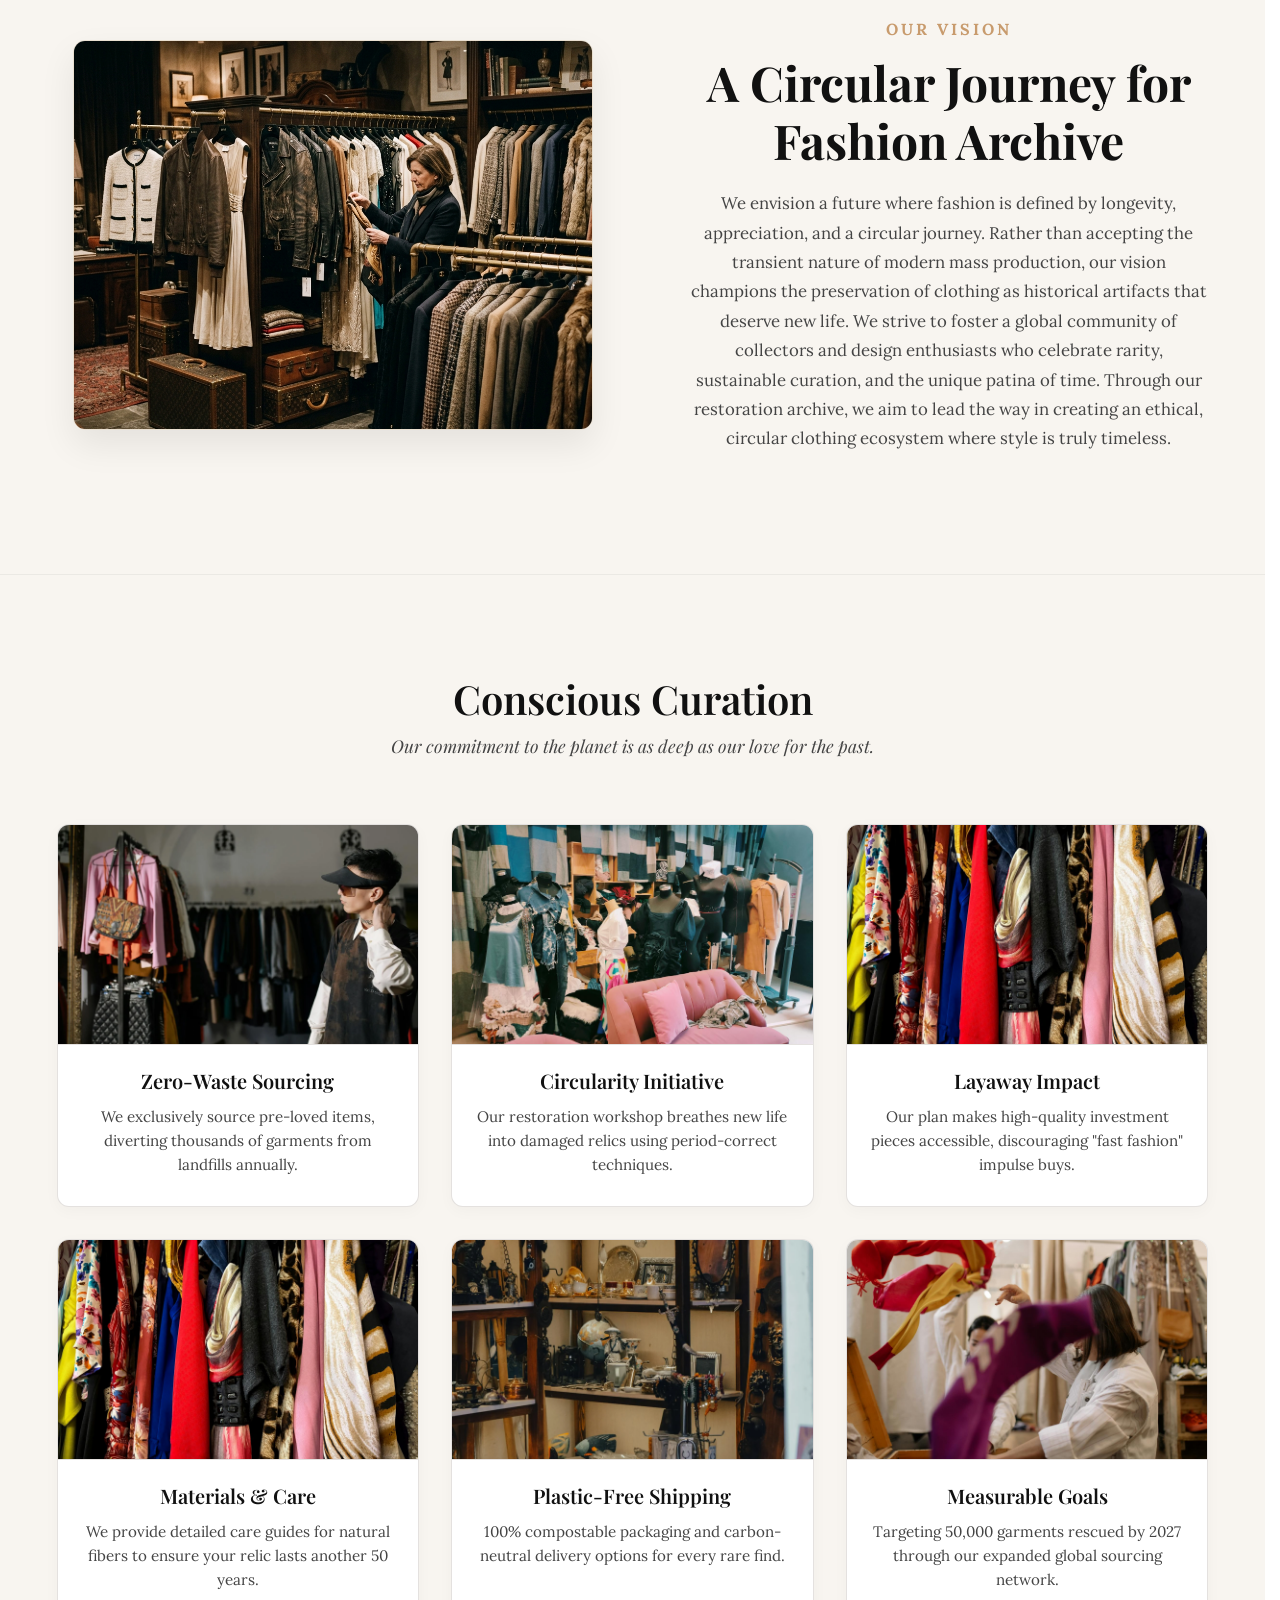
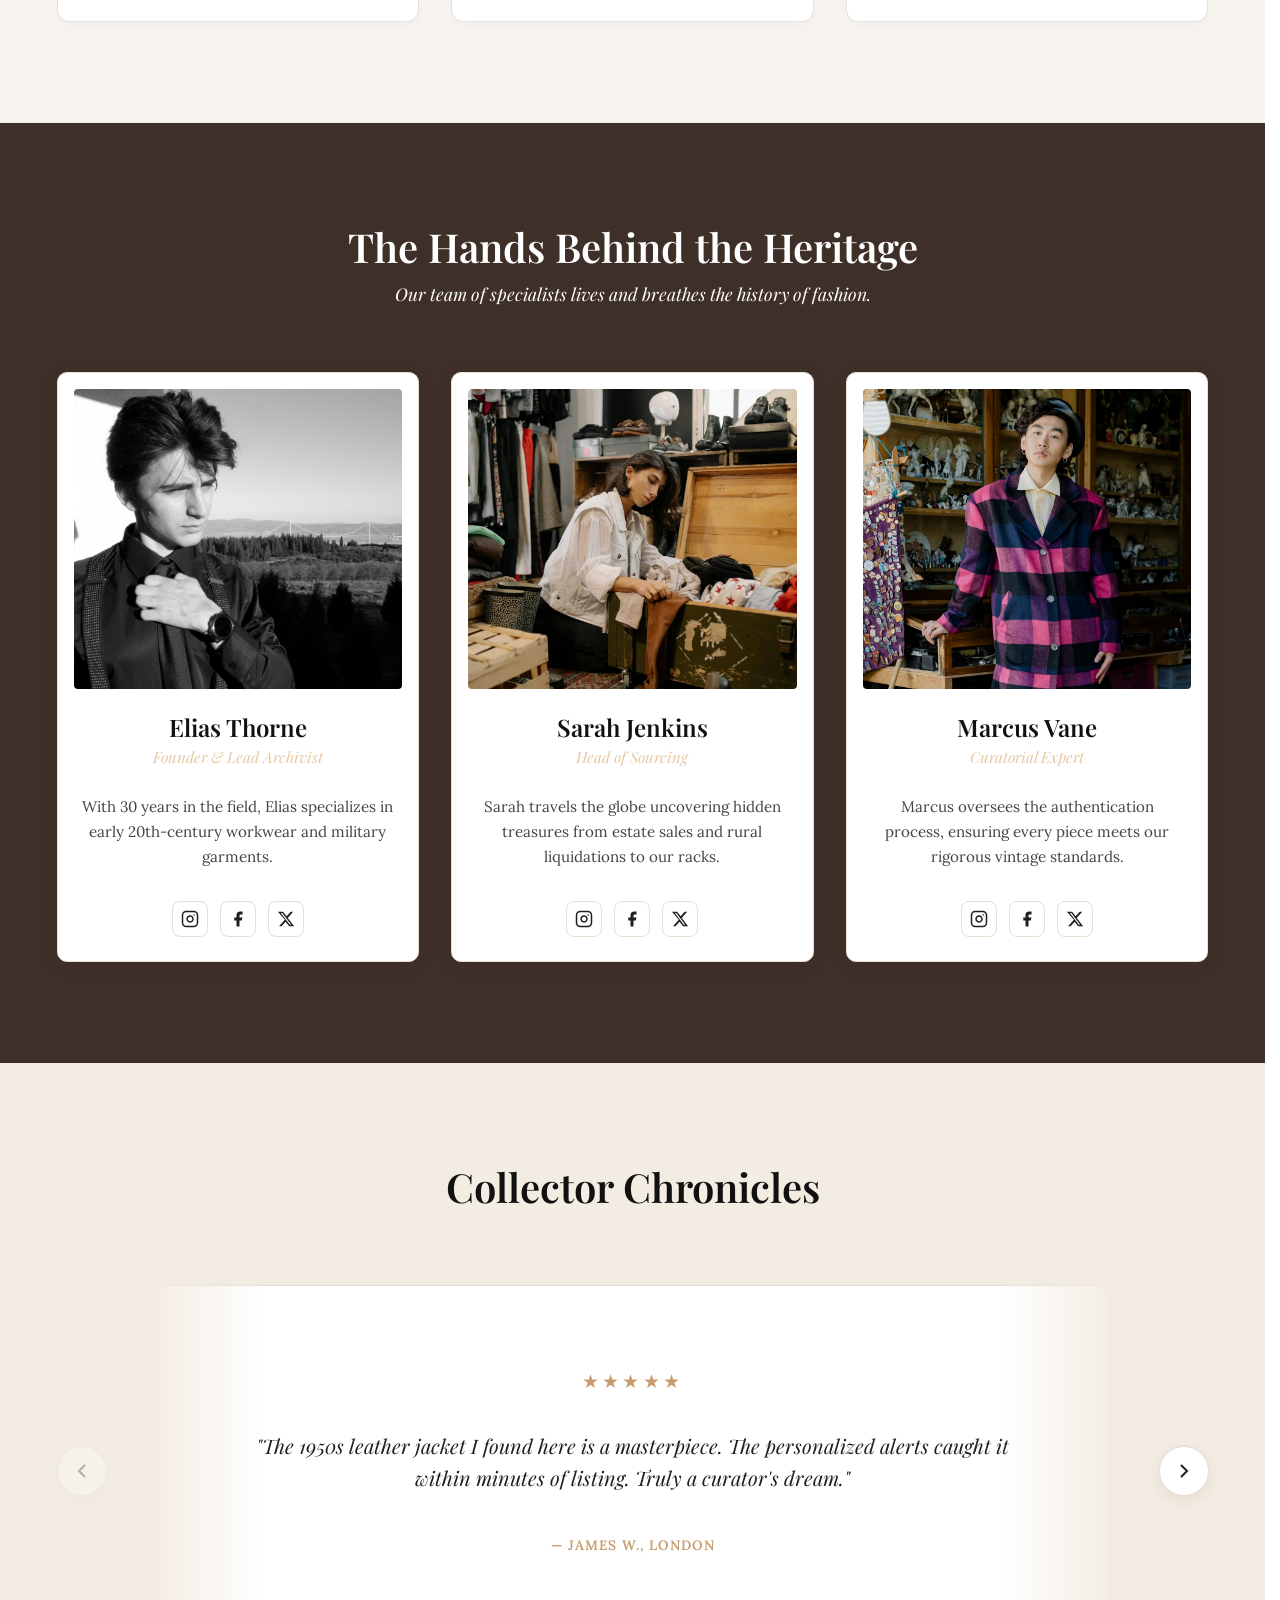
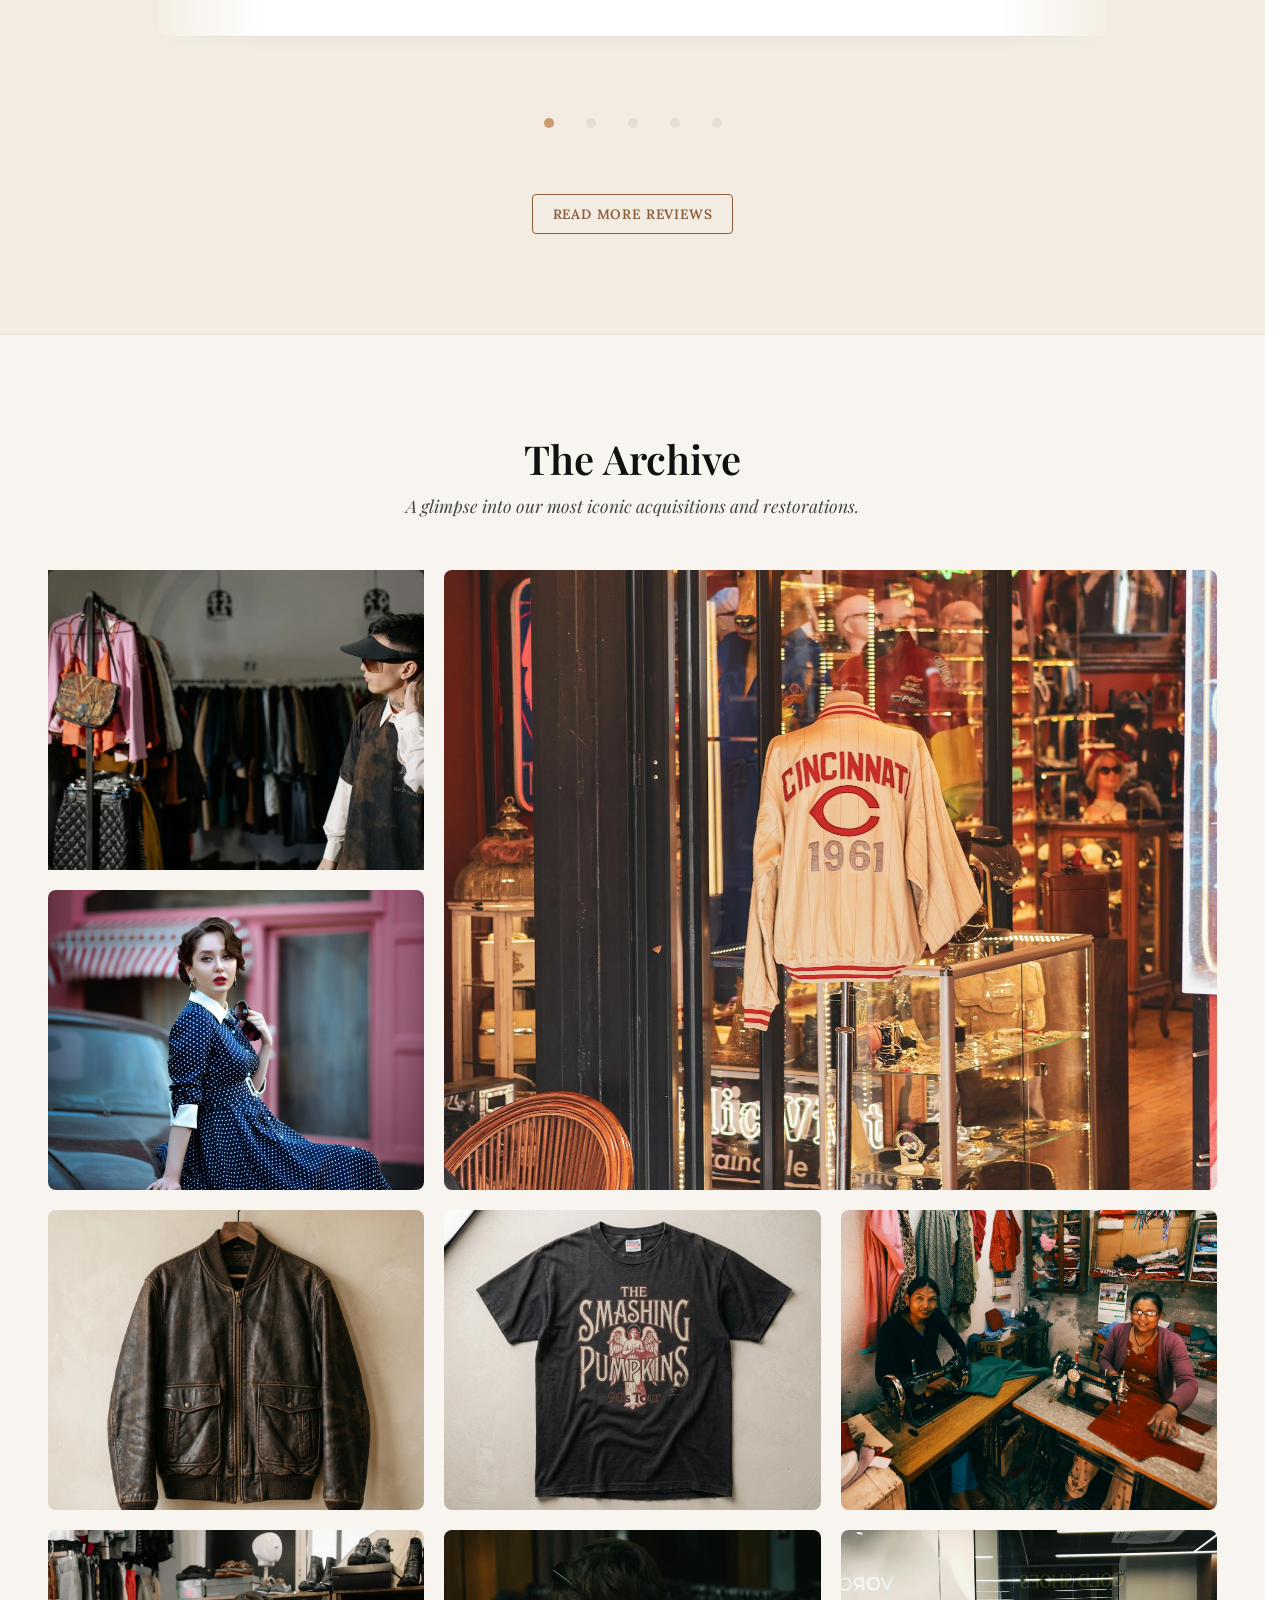
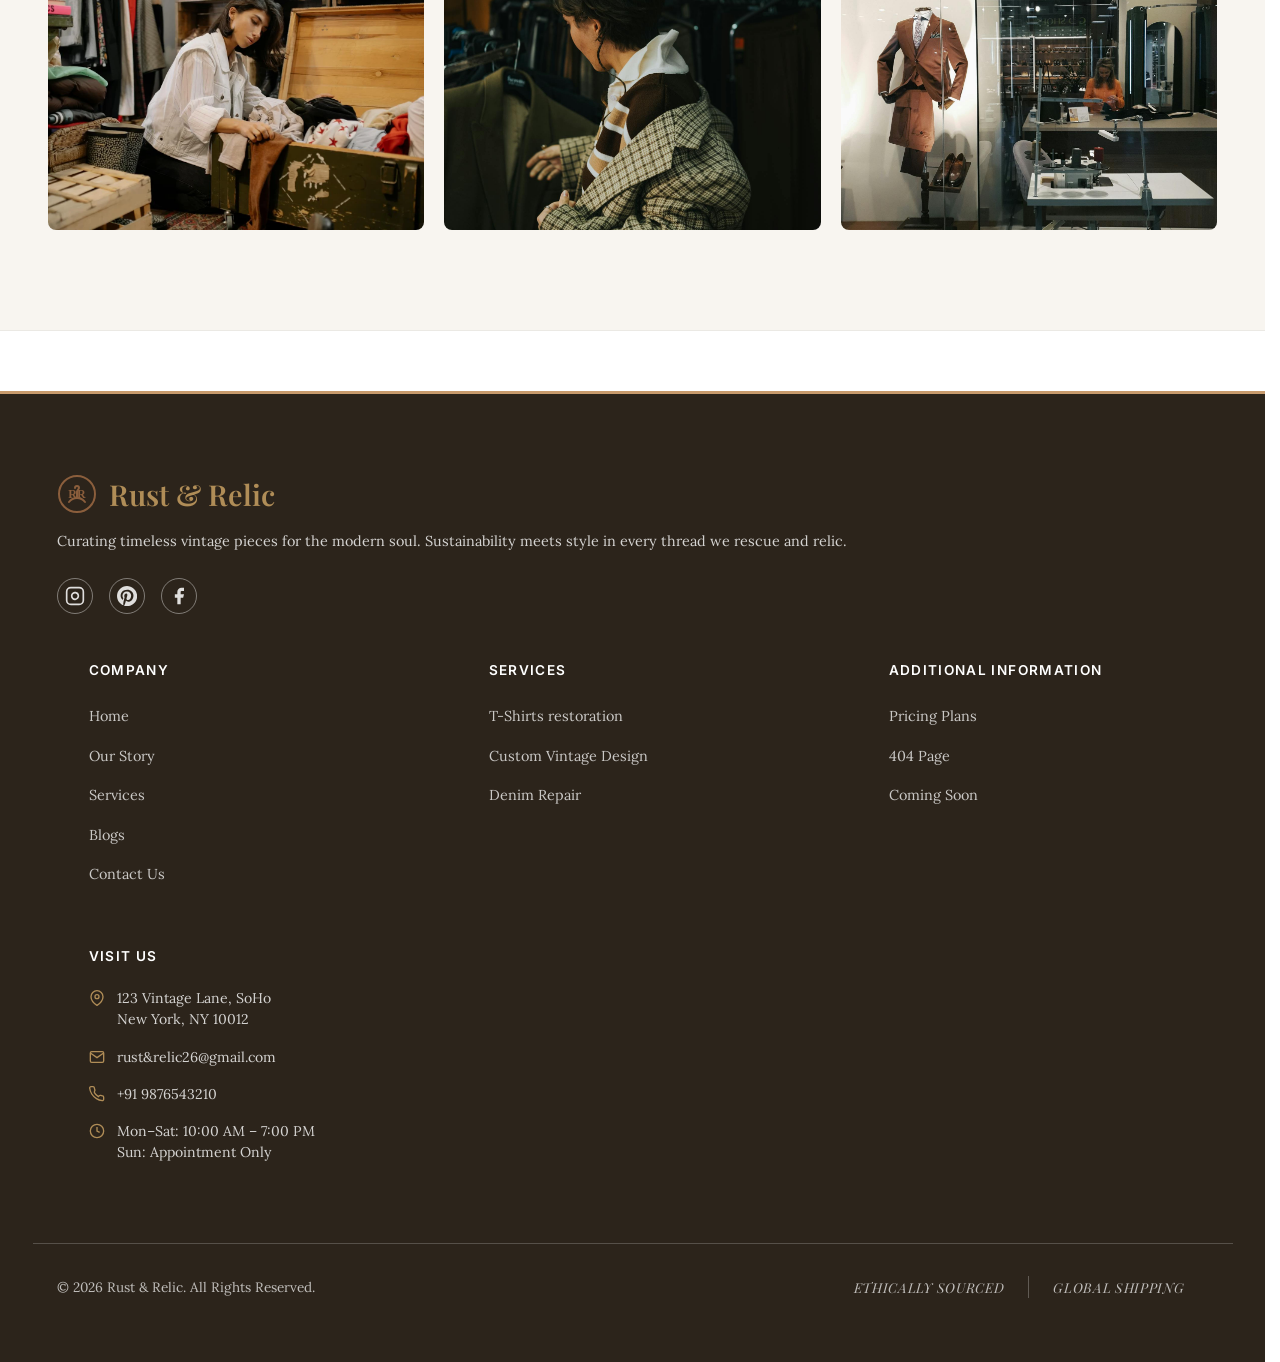
<file: pages/about.html>
<!DOCTYPE html>
<html lang="en" data-theme="light">

<head>
    <meta charset="UTF-8">
    <meta name="viewport" content="width=device-width, initial-scale=1.0">
    <title>About Us | Rust & Relic Vintage Clothing</title>
    <link rel="preconnect" href="https://fonts.googleapis.com">
    <link rel="preconnect" href="https://fonts.gstatic.com" crossorigin>
    <link
        href="https://fonts.googleapis.com/css2?family=Playfair+Display:ital,wght@0,400;0,600;0,700;1,400&family=Lora:ital,wght@0,400;0,500;0,600;1,400;1,500&family=Libre+Baskerville:ital,wght@0,400;0,700;1,400&family=Inter:wght@400;500;600&display=swap"
        rel="stylesheet">
    <link rel="stylesheet" href="../css/style.css">
    <link rel="stylesheet" href="../css/about.css">
    <link rel="icon" type="image/svg+xml" href="../images/logo-new.svg">
</head>

<body class="about-isolated">
    <header class="site-header">
        <div class="container header-inner">
            <a href="../index.html" class="logo">
                <img src="../images/logo-new.svg" alt="Rust & Relic" class="nav-logo-img">
                <span class="brand-name">Rust & Relic</span>
            </a>
            <nav class="desktop-nav">
                <div class="nav-item dropdown">
                    <a href="#" class="nav-link">HOME <svg class="dropdown-icon" width="12" height="12" viewBox="0 0 24 24" fill="none" stroke="currentColor" stroke-width="2"><path d="M6 9l6 6 6-6"></path></svg></a>
                    <div class="dropdown-menu">
                        <a href="../index.html" class="dropdown-item">Home 1</a>
                        <a href="home2.html" class="dropdown-item">Home 2</a>
                    </div>
                </div>
                <a href="about.html" class="nav-link active">ABOUT US</a>
                <a href="services.html" class="nav-link">SERVICES</a>
                <a href="blogs.html" class="nav-link">BLOGS</a>
                <a href="contact.html" class="nav-link">CONTACT</a>
                <a href="dashboard.html" class="nav-link">DASHBOARD</a>
            </nav>

            <div class="header-actions">
                <button class="icon-btn theme-toggle" id="theme-toggle" aria-label="Toggle Dark Mode">
                    <svg class="sun-icon" style="display: none;" xmlns="http://www.w3.org/2000/svg" width="20"
                        height="20" viewBox="0 0 24 24" fill="none" stroke="currentColor" stroke-width="2"
                        stroke-linecap="round" stroke-linejoin="round">
                        <circle cx="12" cy="12" r="5"></circle>
                        <line x1="12" y1="1" x2="12" y2="3"></line>
                        <line x1="12" y1="21" x2="12" y2="23"></line>
                        <line x1="4.22" y1="4.22" x2="5.64" y2="5.64"></line>
                        <line x1="18.36" y1="18.36" x2="19.78" y2="19.78"></line>
                        <line x1="1" y1="12" x2="3" y2="12"></line>
                        <line x1="21" y1="12" x2="23" y2="12"></line>
                        <line x1="4.22" y1="19.78" x2="5.64" y2="18.36"></line>
                        <line x1="18.36" y1="5.64" x2="19.78" y2="4.22"></line>
                    </svg>
                    <svg class="moon-icon" xmlns="http://www.w3.org/2000/svg" width="20" height="20" viewBox="0 0 24 24"
                        fill="none" stroke="currentColor" stroke-width="2" stroke-linecap="round"
                        stroke-linejoin="round">
                        <path d="M21 12.79A9 9 0 1 1 11.21 3 7 7 0 0 0 21 12.79z"></path>
                    </svg>
                </button>
                <button class="rtl-toggle" id="rtl-toggle" aria-label="Toggle RTL layout">RTL</button>
                   <a href="../pages/signup.html" class="icon-btn" aria-label="Account">
                    <svg width="20" height="20" fill="none" stroke="currentColor" stroke-width="2" viewBox="0 0 24 24">
                        <path d="M20 21v-2a4 4 0 00-4-4H8a4 4 0 00-4 4v2"></path>   
                        <circle cx="12" cy="7" r="4"></circle>
                    </svg>
                </a>
                <button class="hamburger-btn touch-target" id="mobile-menu-btn" aria-label="Open Menu">
                    <span></span>
                    <span></span>
                    <span></span>
                </button>
            </div>
        </div>
    </header>

    
    <div class="nav-drawer" id="mobile-drawer">
        <div class="drawer-header">
            <button class="drawer-close" id="drawer-close-btn" aria-label="Close Menu">
                <svg width="24" height="24" viewBox="0 0 24 24" fill="none" stroke="currentColor" stroke-width="2">
                    <line x1="18" y1="6" x2="6" y2="18"></line>
                    <line x1="6" y1="6" x2="18" y2="18"></line>
                </svg>
            </button>
        </div>
        
        <nav class="drawer-nav">
            <div class="drawer-section">
                <a href="../index.html" class="drawer-link">Home</a>
                <a href="home2.html" class="drawer-link">Home 2</a>
                <a href="about.html" class="drawer-link active">About</a>
                <a href="services.html" class="drawer-link">Services</a>
                <a href="blogs.html" class="drawer-link">Blogs</a>
                <a href="contact.html" class="drawer-link">Contact</a>
                <a href="dashboard.html" class="drawer-link">Dashboard</a>
            </div>

            <div class="drawer-separator"></div>

            <div class="drawer-section">
                <a href="signup.html" class="drawer-link drawer-auth">Signup</a>
            </div>

            <div class="drawer-separator"></div>

            <div class="drawer-controls">
                <span class="drawer-control-label">Display</span>
                <button id="drawer-theme-toggle" class="icon-btn theme-toggle" aria-label="Toggle Dark Mode">
                    <svg class="moon-icon" width="18" height="18" fill="none" stroke="currentColor" stroke-width="2" viewBox="0 0 24 24">
                        <path d="M21 12.79A9 9 0 1111.21 3 7 7 0 0021 12.79z"></path>
                    </svg>
                    <svg class="sun-icon" style="display:none;" width="18" height="18" fill="none" stroke="currentColor" stroke-width="2" viewBox="0 0 24 24">
                        <circle cx="12" cy="12" r="5"></circle>
                        <path d="M12 1v2M12 21v2M4.22 4.22l1.42 1.42M18.36 18.36l1.42 1.42M1 12h2M21 12h2M4.22 19.78l1.42-1.42M18.36 5.64l1.42-1.42"></path>
                    </svg>
                </button>
                <button class="rtl-toggle" id="drawer-rtl-toggle" aria-label="Toggle RTL layout">RTL</button>
            </div>
        </nav>
    </div>
    <div class="drawer-overlay" id="drawer-overlay"></div>
    <main>
        <section class="about-hero">
            <div class="about-hero-image">
                <img src="../images/about bg.jpeg" alt="Inside the Rust & Relic Store">
                <div class="overlay" style="background: rgba(0,0,0,0.4);"></div>
            </div>
            <div class="container about-hero-content-wrapper">
                <div class="about-hero-content text-center">
                    <p class="sub-heading">EST. 1994 &mdash; Heritage Vintage</p>
                    <h1 class="about-hero-title">Timeless Stories,<br>Woven in Thread.</h1>
                    <p class="about-hero-desc">Rust & Relic began in a dusty attic in 1994, fueled by a passion for the
                        craftsmanship of yesteryear. We curate unique vintage pieces that bridge the gap between historical
                        heritage and modern expression.</p>
                    <div class="hero-buttons">
                        <a href="../pages/home2.html" class="btn btn-primary btn-md">Explore Collection</a>
                    </div>
                </div>
            </div>
        </section>

        <section id="mission" class="section-padding mission-vision-section">
            <div class="container">
                <div class="mv-row mv-alternate">
                    <div class="mv-col mv-text-col">
                        <span class="mv-section-label">Our Mission</span>
                        <h2 class="mv-section-heading">Rescuing and Revitalizing Heritage Artistry</h2>
                        <p class="mv-section-desc">At Rust & Relic, our core mission is to seek out and rescue the world's most exceptional vintage garments. We believe that every thread tells a story of craftsmanship, culture, and care. By preserving these wearable archives, we ensure that the exquisite artistry and styling of past generations remain a vibrant, sustainable, and inspiring part of the modern wardrobe. Our work is a dedication to saving heritage fashion from oblivion, celebrating authentic materials, and sharing the history woven into every relic we rescue.</p>
                    </div>
                    <div class="mv-col mv-img-col">
                        <div class="mv-image-container">
                            <img src="../images/restoration.png" alt="Vintage Restoration and Craftsmanship">
                        </div>
                    </div>
                </div>

                <div class="mv-row">
                    <div class="mv-col mv-img-col">
                        <div class="mv-image-container">
                            <img src="../images/archive-display.png" alt="Vintage Fashion Archive and Rare Collections">
                        </div>
                    </div>
                    <div class="mv-col mv-text-col">
                        <span class="mv-section-label">Our Vision</span>
                        <h2 class="mv-section-heading">A Circular Journey for Fashion Archive</h2>
                        <p class="mv-section-desc">We envision a future where fashion is defined by longevity, appreciation, and a circular journey. Rather than accepting the transient nature of modern mass production, our vision champions the preservation of clothing as historical artifacts that deserve new life. We strive to foster a global community of collectors and design enthusiasts who celebrate rarity, sustainable curation, and the unique patina of time. Through our restoration archive, we aim to lead the way in creating an ethical, circular clothing ecosystem where style is truly timeless.</p>
                    </div>
                </div>
            </div>
        </section>

        <section class="section-padding conscious-curation-section">
            <div class="container text-center">
                <h2 class="section-title">Conscious Curation</h2>
                <p class="section-desc">Our commitment to the planet is as deep as our love for the past.</p>

                <div class="curation-grid" style="align-items: stretch;">
                    <div class="curation-card">
                        <div class="curation-img-wrapper">
                            <img src="../images/disrested.webp" alt="Zero-Waste Sourcing" class="curation-img">
                        </div>
                        <h3 class="curation-title">Zero-Waste Sourcing</h3>
                        <p class="curation-desc">We exclusively source pre-loved items, diverting thousands of garments
                            from landfills annually.</p>
                    </div>

                    <div class="curation-card">
                        <div class="curation-img-wrapper">
                            <img src="../images/ser3.jpeg" alt="Circularity Initiative" class="curation-img">
                        </div>
                        <h3 class="curation-title">Circularity Initiative</h3>
                        <p class="curation-desc">Our restoration workshop breathes new life into damaged relics using
                            period-correct techniques.</p>
                    </div>

                    <div class="curation-card">
                        <div class="curation-img-wrapper">
                            <img src="../images/gs2.jpeg" alt="Layaway Impact" class="curation-img">
                        </div>
                        <h3 class="curation-title">Layaway Impact</h3>
                        <p class="curation-desc">Our plan makes high-quality investment pieces accessible, discouraging
                            "fast fashion" impulse buys.</p>
                    </div>

                    <div class="curation-card">
                        <div class="curation-img-wrapper">
                            <img src="../images/mid night silk.jpeg" alt="Materials & Care" class="curation-img">
                        </div>
                        <h3 class="curation-title">Materials & Care</h3>
                        <p class="curation-desc">We provide detailed care guides for natural fibers to ensure your relic
                            lasts another 50 years.</p>
                    </div>

                    <div class="curation-card">
                        <div class="curation-img-wrapper">
                            <img src="../images/store interior.webp" alt="Plastic-Free Shipping" class="curation-img">
                        </div>
                        <h3 class="curation-title">Plastic-Free Shipping</h3>
                        <p class="curation-desc">100% compostable packaging and carbon-neutral delivery options for
                            every rare find.</p>
                    </div>

                    <div class="curation-card">
                        <div class="curation-img-wrapper">
                            <img src="../images/ab 1.jpeg" alt="Measurable Goals" class="curation-img">
                        </div>
                        <h3 class="curation-title">Measurable Goals</h3>
                        <p class="curation-desc">Targeting 50,000 garments rescued by 2027 through our expanded global
                            sourcing network.</p>
                    </div>
                </div>
            </div>
        </section>
        <section class="section-padding heritage-team-section brown-accent-section">
            <div class="container">
                <div class="text-center" style="margin-bottom: 4rem;">
                    <h2 class="section-title">The Hands Behind the Heritage</h2>
                    <p class="section-desc">Our team of specialists lives and breathes the history of fashion.</p>
                </div>

                <div class="team-grid">
                    <div class="team-card">
                        <div class="team-img-wrapper">
                            <img src="../images/pexels-cmrcn-17146799.jpg" alt="Elias Thorne">
                        </div>
                        <div class="team-info">
                            <h3 class="team-name">Elias Thorne</h3>
                            <p class="team-role">Founder & Lead Archivist</p>
                            <p class="team-bio">With 30 years in the field, Elias specializes in early 20th-century
                                workwear and military garments.</p>
                            <div class="team-social">
                                <a href="#" aria-label="Instagram">
                                    <svg xmlns="http://www.w3.org/2000/svg" width="18" height="18" viewBox="0 0 24 24"
                                        fill="none" stroke="currentColor" stroke-width="2" stroke-linecap="round"
                                        stroke-linejoin="round">
                                        <rect x="2" y="2" width="20" height="20" rx="5" ry="5"></rect>
                                        <path d="M16 11.37A4 4 0 1 1 12.63 8 4 4 0 0 1 16 11.37z"></path>
                                        <line x1="17.5" y1="6.5" x2="17.51" y2="6.5"></line>
                                    </svg>
                                </a>
                                <a href="#" aria-label="Facebook">
                                    <svg width="18" height="18" fill="currentColor" viewBox="0 0 24 24"><path d="M18 2h-3a5 5 0 00-5 5v3H7v4h3v8h4v-8h3l1-4h-4V7a1 1 0 011-1h3z"></path></svg>
                                </a>
                                <a href="#" aria-label="Twitter">
                                    <svg width="18" height="18" fill="currentColor" viewBox="0 0 24 24"><path d="M18.244 2.25h3.308l-7.227 8.26 8.502 11.24H16.17l-4.714-6.231-5.401 6.231H2.738l7.73-8.835L1.254 2.25H8.08l4.713 6.231zm-1.161 17.52h1.833L7.084 4.126H5.117z"/></svg>
                                </a>
                            </div>
                        </div>
                    </div>

                    <div class="team-card">
                        <div class="team-img-wrapper">
                            <img src="../images/ab2.webp" alt="Sarah Jenkins">
                        </div>
                        <div class="team-info">
                            <h3 class="team-name">Sarah Jenkins</h3>
                            <p class="team-role">Head of Sourcing</p>
                            <p class="team-bio">Sarah travels the globe uncovering hidden treasures from estate sales and
                                rural liquidations to our racks.</p>
                            <div class="team-social">
                                <a href="#" aria-label="Instagram">
                                    <svg xmlns="http://www.w3.org/2000/svg" width="18" height="18" viewBox="0 0 24 24"
                                        fill="none" stroke="currentColor" stroke-width="2" stroke-linecap="round"
                                        stroke-linejoin="round">
                                        <rect x="2" y="2" width="20" height="20" rx="5" ry="5"></rect>
                                        <path d="M16 11.37A4 4 0 1 1 12.63 8 4 4 0 0 1 16 11.37z"></path>
                                        <line x1="17.5" y1="6.5" x2="17.51" y2="6.5"></line>
                                    </svg>
                                </a>
                                <a href="#" aria-label="Facebook">
                                    <svg width="18" height="18" fill="currentColor" viewBox="0 0 24 24"><path d="M18 2h-3a5 5 0 00-5 5v3H7v4h3v8h4v-8h3l1-4h-4V7a1 1 0 011-1h3z"></path></svg>
                                </a>
                                <a href="#" aria-label="Twitter">
                                    <svg width="18" height="18" fill="currentColor" viewBox="0 0 24 24"><path d="M18.244 2.25h3.308l-7.227 8.26 8.502 11.24H16.17l-4.714-6.231-5.401 6.231H2.738l7.73-8.835L1.254 2.25H8.08l4.713 6.231zm-1.161 17.52h1.833L7.084 4.126H5.117z"/></svg>
                                </a>
                            </div>
                        </div>
                    </div>

                    <div class="team-card">
                        <div class="team-img-wrapper">
                            <img src="../images/ab3.jpeg" alt="Marcus Vane">
                        </div>
                        <div class="team-info">
                            <h3 class="team-name">Marcus Vane</h3>
                            <p class="team-role">Curatorial Expert</p>
                            <p class="team-bio">Marcus oversees the authentication process, ensuring every piece meets
                                our rigorous vintage standards.</p>
                            <div class="team-social">
                                <a href="#" aria-label="Instagram">
                                    <svg xmlns="http://www.w3.org/2000/svg" width="18" height="18" viewBox="0 0 24 24"
                                        fill="none" stroke="currentColor" stroke-width="2" stroke-linecap="round"
                                        stroke-linejoin="round">
                                        <rect x="2" y="2" width="20" height="20" rx="5" ry="5"></rect>
                                        <path d="M16 11.37A4 4 0 1 1 12.63 8 4 4 0 0 1 16 11.37z"></path>
                                        <line x1="17.5" y1="6.5" x2="17.51" y2="6.5"></line>
                                    </svg>
                                </a>
                                <a href="#" aria-label="Facebook">
                                    <svg width="18" height="18" fill="currentColor" viewBox="0 0 24 24"><path d="M18 2h-3a5 5 0 00-5 5v3H7v4h3v8h4v-8h3l1-4h-4V7a1 1 0 011-1h3z"></path></svg>
                                </a>
                                <a href="#" aria-label="Twitter">
                                    <svg width="18" height="18" fill="currentColor" viewBox="0 0 24 24"><path d="M18.244 2.25h3.308l-7.227 8.26 8.502 11.24H16.17l-4.714-6.231-5.401 6.231H2.738l7.73-8.835L1.254 2.25H8.08l4.713 6.231zm-1.161 17.52h1.833L7.084 4.126H5.117z"/></svg>
                                </a>
                            </div>
                        </div>
                    </div>
                </div>
            </div>
        </section>
        <section class="section-padding bg-secondary" style="background-color: var(--clr-bg-alt);">
            <div class="container text-center">
                <h2 class="section-title" style="margin-bottom: 3rem;">Collector Chronicles</h2>

                <div class="testimonials-wrapper">
                    <button class="scroll-btn prev" aria-label="Previous testimonial">
                        <svg width="24" height="24" viewBox="0 0 24 24" fill="none" stroke="currentColor" stroke-width="2"><path d="M15 18l-6-6 6-6"></path></svg>
                    </button>
                    
                    <div class="testimonials-scroll">
                        <div class="testimonial-card">
                            <div class="stars">
                                ★★★★★
                            </div>
                            <p class="testimonial-text">"The 1950s leather jacket I found here is a masterpiece. The
                                personalized alerts caught it within minutes of listing. Truly a curator's dream."</p>
                            <p class="testimonial-author">&mdash; James W., London</p>
                        </div>
                        <div class="testimonial-card">
                            <div class="stars">
                                ★★★★★
                            </div>
                            <p class="testimonial-text">"The layaway plan allowed me to secure a museum-quality Victorian
                                gown without the financial stress. The care instructions were invaluable."</p>
                            <p class="testimonial-author">&mdash; Clara M., Paris</p>
                        </div>
                        <div class="testimonial-card">
                            <div class="stars">
                                ★★★★★
                            </div>
                            <p class="testimonial-text">"Sustainability is key for me. Knowing my purchase supports
                                circularity while owning a unique piece of history is the ultimate luxury."</p>
                            <p class="testimonial-author">&mdash; David K., New York</p>
                        </div>
                        <div class="testimonial-card">
                            <div class="stars">
                                ★★★★★
                            </div>
                            <p class="testimonial-text">"Rust & Relic isn't just a store, it's an education. Every piece
                                comes with a provenance note that makes you feel like a guardian."</p>
                            <p class="testimonial-author">&mdash; Sarah L., Tokyo</p>
                        </div>
                        <div class="testimonial-card">
                            <div class="stars">
                                ★★★★★
                            </div>
                            <p class="testimonial-text">"The curation is unmatched. I've found archival pieces here that I couldn't find anywhere else in the world. Exceptional service."</p>
                            <p class="testimonial-author">&mdash; Elena R., Milan</p>
                        </div>
                    </div>

                    <button class="scroll-btn next" aria-label="Next testimonial">
                        <svg width="24" height="24" viewBox="0 0 24 24" fill="none" stroke="currentColor" stroke-width="2"><path d="M9 18l6-6-6-6"></path></svg>
                    </button>

                    <div class="testimonial-dots">
                    </div>
                </div>
                <div style="margin-top: 3.5rem; display: flex; justify-content: center;">
                    <a href="#" class="btn btn-secondary">Read More Reviews</a>
                </div>
            </div>
        </section>
        <section class="section-padding archive-preview-section">
            <div class="container text-center">
                <h2 class="section-title">The Archive</h2>
                <p class="section-desc">A glimpse into our most iconic acquisitions and restorations.</p>
            </div>

            <div class="archive-masonry">
                <div class="archive-item bg-dark">
                    <img src="../images/disrested.webp" alt="Vintage Dress collection">
                </div>
                <div class="archive-item archive-featured">
                    <img src="../images/ab tshirt.jpeg" alt="1961 Varsity Jacket">
                </div>
                <div class="archive-item">
                    <img src="../images/pexels-farzin-12282638.jpg" alt="Museum Display">
                </div>
                            <div class="archive-item"><img src="../images/vintage-jacket.png" alt="Vintage Jacket"></div>
                <div class="archive-item"><img src="../images/vintage-tee-1.png" alt="Vintage Tee 1"></div>
                <div class="archive-item"><img src="../images/ser5.jpeg" alt="Ser5 Image"></div>
                <div class="archive-item"><img src="../images/urban archmist.webp" alt="Urban Archmist"></div>
                <div class="archive-item"><img src="../images/aviator jacket.jpeg" alt="Aviator Jacket"></div>
                <div class="archive-item"><img src="../images/services1.jpeg" alt="Vintage Collection"></div>
            </div>
        </section>

    </main>

    <footer class="site-footer">
        <div class="container footer-grid">
            <div class="footer-brand">
                <div style="display: flex; align-items: center; gap: 12px; margin-bottom: 1rem;">
                    <img src="../images/logo-new.svg" alt="Rust & Relic" style="height: 40px; width: auto;">
                    <h2 class="footer-title" style="color: #B08D57; margin-bottom: 0;">Rust & Relic</h2>
                </div>
                <p class="footer-desc">Curating timeless vintage pieces for the modern soul. Sustainability meets style in every thread we rescue and relic.</p>
                <div class="social-links">
                    <a href="#" class="social-icon" aria-label="Instagram">
                        <svg width="20" height="20" fill="none" stroke="currentColor" stroke-width="2" viewBox="0 0 24 24">
                            <path d="M16 11.37A4 4 0 1112.63 8 4 4 0 0116 11.37z"></path>
                            <path d="M6.5 6.5h.01"></path>
                            <rect x="2" y="2" width="20" height="20" rx="5" ry="5"></rect>
                        </svg>
                    </a>
                    <a href="#" class="social-icon" aria-label="Pinterest">
                        <svg width="20" height="20" fill="currentColor" viewBox="0 0 24 24">
                            <path d="M12.017 0C5.396 0 .029 5.367.029 11.987c0 5.079 3.158 9.417 7.618 11.162-.105-.949-.199-2.403.041-3.439.219-.937 1.406-5.957 1.406-5.957s-.359-.72-.359-1.781c0-1.663.967-2.911 2.168-2.911 1.024 0 1.518.769 1.518 1.688 0 1.029-.653 2.567-.992 3.992-.285 1.193.6 2.165 1.775 2.165 2.128 0 3.768-2.245 3.768-5.487 0-2.861-2.063-4.869-5.008-4.869-3.41 0-5.409 2.562-5.409 5.199 0 1.033.394 2.143.889 2.741.099.12.112.225.085.345-.09.375-.293 1.199-.334 1.363-.053.225-.172.271-.401.165-1.495-.69-2.433-2.878-2.433-4.646 0-3.776 2.748-7.252 7.951-7.252 4.182 0 7.436 2.981 7.436 6.953 0 4.156-2.617 7.502-6.255 7.502-1.221 0-2.373-.635-2.768-1.385l-.756 2.879c-.274 1.043-1.015 2.345-1.515 3.141 1.196.371 2.457.572 3.766.572 6.627 0 11.989-5.365 11.989-11.986C24 5.367 18.644 0 12.017 0z" />
                        </svg>
                    </a>
                    <a href="#" class="social-icon" aria-label="Facebook">
                        <svg width="20" height="20" fill="currentColor" viewBox="0 0 24 24">
                            <path d="M18 2h-3a5 5 0 00-5 5v3H7v4h3v8h4v-8h3l1-4h-4V7a1 1 0 011-1h3z"></path>
                        </svg>
                    </a>
                </div>
            </div>

            <div class="footer-links">
                <h3 class="footer-heading">COMPANY</h3>
                <ul>
                    <li><a href="../index.html">Home</a></li>
                    <li><a href="about.html">Our Story</a></li>
                    <li><a href="services.html">Services</a></li>
                    <li><a href="blogs.html">Blogs</a></li>
                    <li><a href="contact.html">Contact Us</a></li>
                </ul>
            </div>
            <div class="footer-links">
                <h3 class="footer-heading">SERVICES</h3>
                <ul>
                    <li><a href="services.html">T-Shirts restoration</a></li>
                    <li><a href="services.html">Custom Vintage Design</a></li>
                    <li><a href="services.html">Denim Repair</a></li>
                </ul>
            </div>
            <div class="footer-links">
                <h3 class="footer-heading">Additional Information</h3>
                <ul>
                    <li><a href="pricing.html">Pricing Plans</a></li>
                    <li><a href="404.html">404 Page</a></li>
                    <li><a href="coming-soon.html">Coming Soon</a></li>
                </ul>
            </div>
            <div class="footer-contact-col">
                <h3 class="footer-heading">VISIT US</h3>
                <div class="footer-contact-item">
                    <svg width="16" height="16" fill="none" stroke="currentColor" stroke-width="2" viewBox="0 0 24 24"><path d="M21 10c0 7-9 13-9 13s-9-6-9-13a9 9 0 0 1 18 0z"></path><circle cx="12" cy="10" r="3"></circle></svg>
                    <span>123 Vintage Lane, SoHo<br>New York, NY 10012</span>
                </div>
                <div class="footer-contact-item">
                    <svg width="16" height="16" fill="none" stroke="currentColor" stroke-width="2" viewBox="0 0 24 24"><path d="M4 4h16c1.1 0 2 .9 2 2v12c0 1.1-.9 2-2 2H4c-1.1 0-2-.9-2-2V6c0-1.1.9-2 2-2z"></path><polyline points="22,6 12,13 2,6"></polyline></svg>
                    <a href="mailto:rust&relic26@gmail.com">rust&relic26@gmail.com</a>
                </div>
                <div class="footer-contact-item">
                    <svg width="16" height="16" fill="none" stroke="currentColor" stroke-width="2" viewBox="0 0 24 24"><path d="M22 16.92v3a2 2 0 0 1-2.18 2 19.79 19.79 0 0 1-8.63-3.07A19.5 19.5 0 0 1 4.13 12 19.79 19.79 0 0 1 1.06 3.38 2 2 0 0 1 3.04 1h3a2 2 0 0 1 2 1.72c.127.96.361 1.903.7 2.81a2 2 0 0 1-.45 2.11L8.09 9.91a16 16 0 0 0 6 6l1.27-1.27a2 2 0 0 1 2.11-.45c.907.339 1.85.573 2.81.7A2 2 0 0 1 22 16.92z"></path></svg>
                    <a href="tel:+919876543210">+91 9876543210</a>
                </div>
                <div class="footer-contact-item">
                    <svg width="16" height="16" fill="none" stroke="currentColor" stroke-width="2" viewBox="0 0 24 24"><circle cx="12" cy="12" r="10"></circle><polyline points="12 6 12 12 16 14"></polyline></svg>
                    <span>Mon–Sat: 10:00 AM – 7:00 PM<br>Sun: Appointment Only</span>
                </div>

            </div>
        </div>
        <div class="footer-bottom container">
            <p>&copy; 2026 Rust & Relic. All Rights Reserved.</p>
            <div class="footer-badges">
                <span>ETHICALLY SOURCED</span>
                <span>GLOBAL SHIPPING</span>
            </div>
        </div>
    </footer>
    <script src="../js/main.js"></script>
    </body>
</html>
</file>
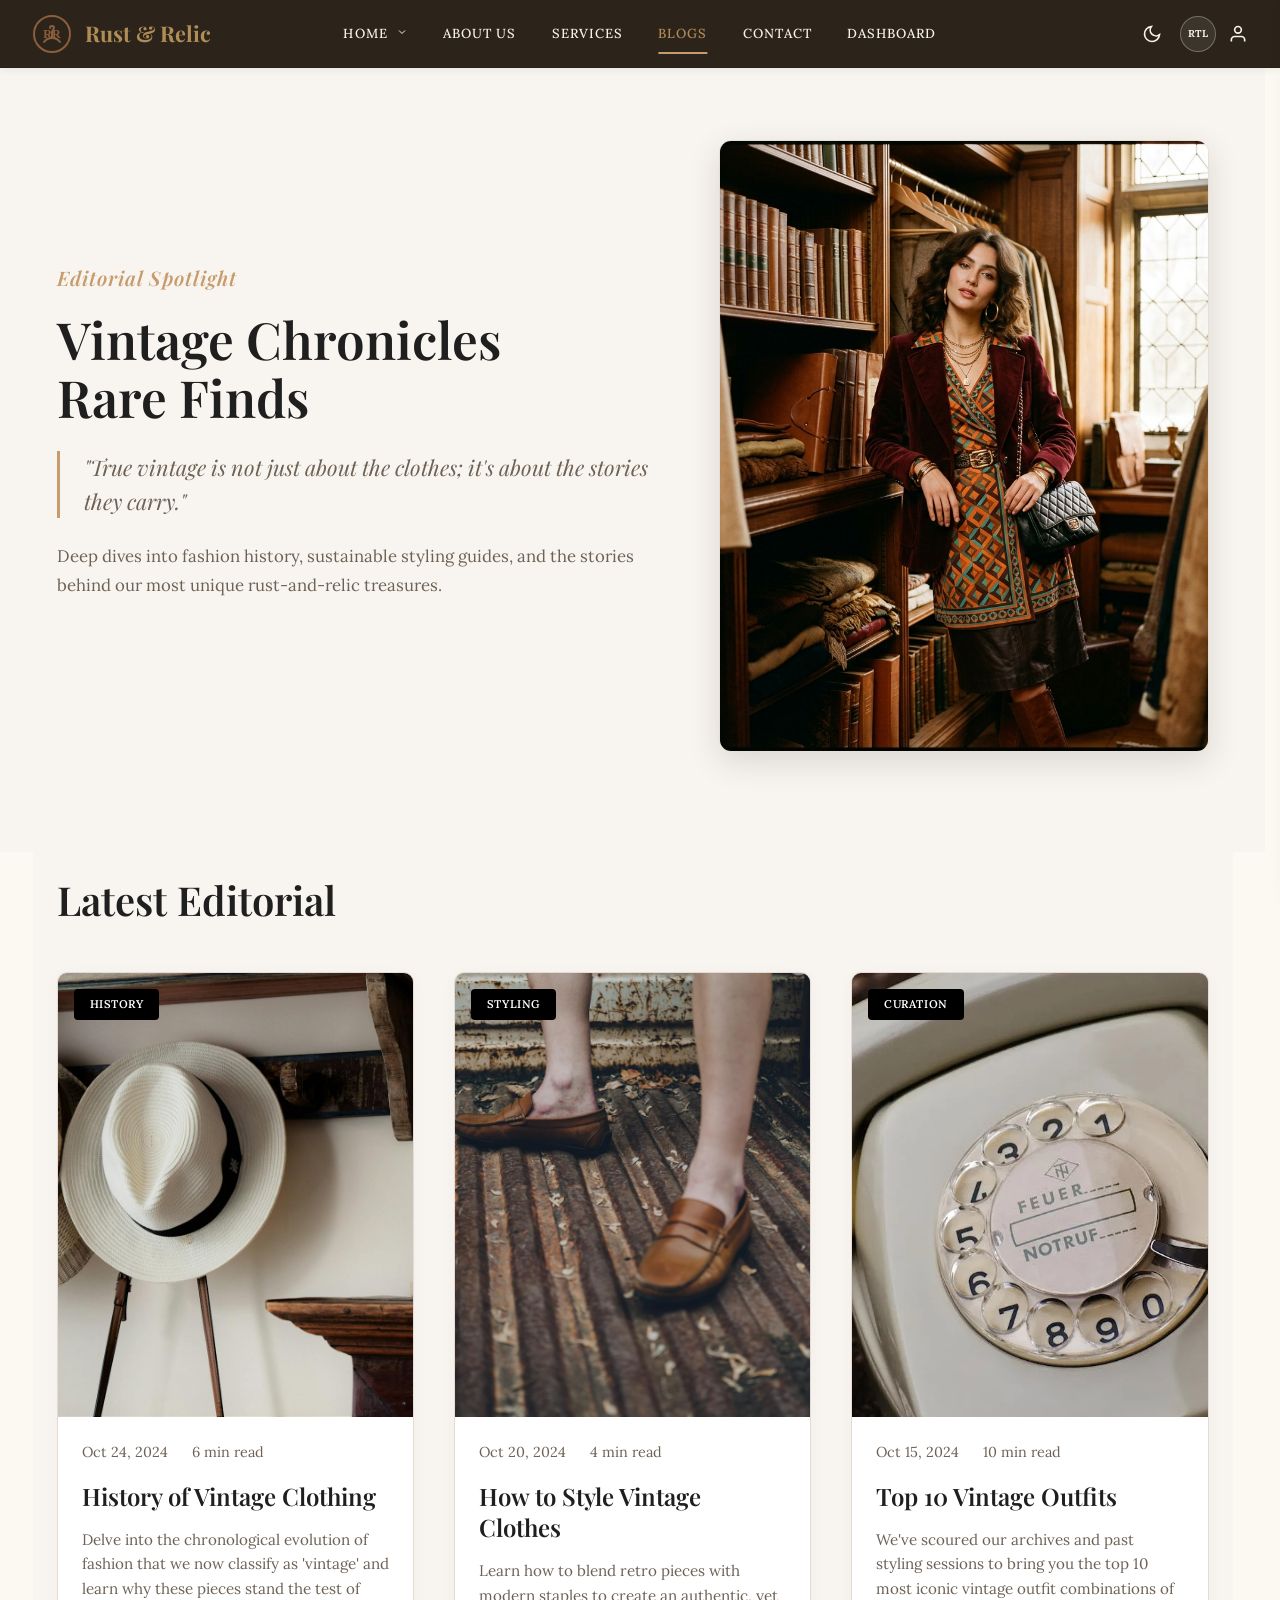
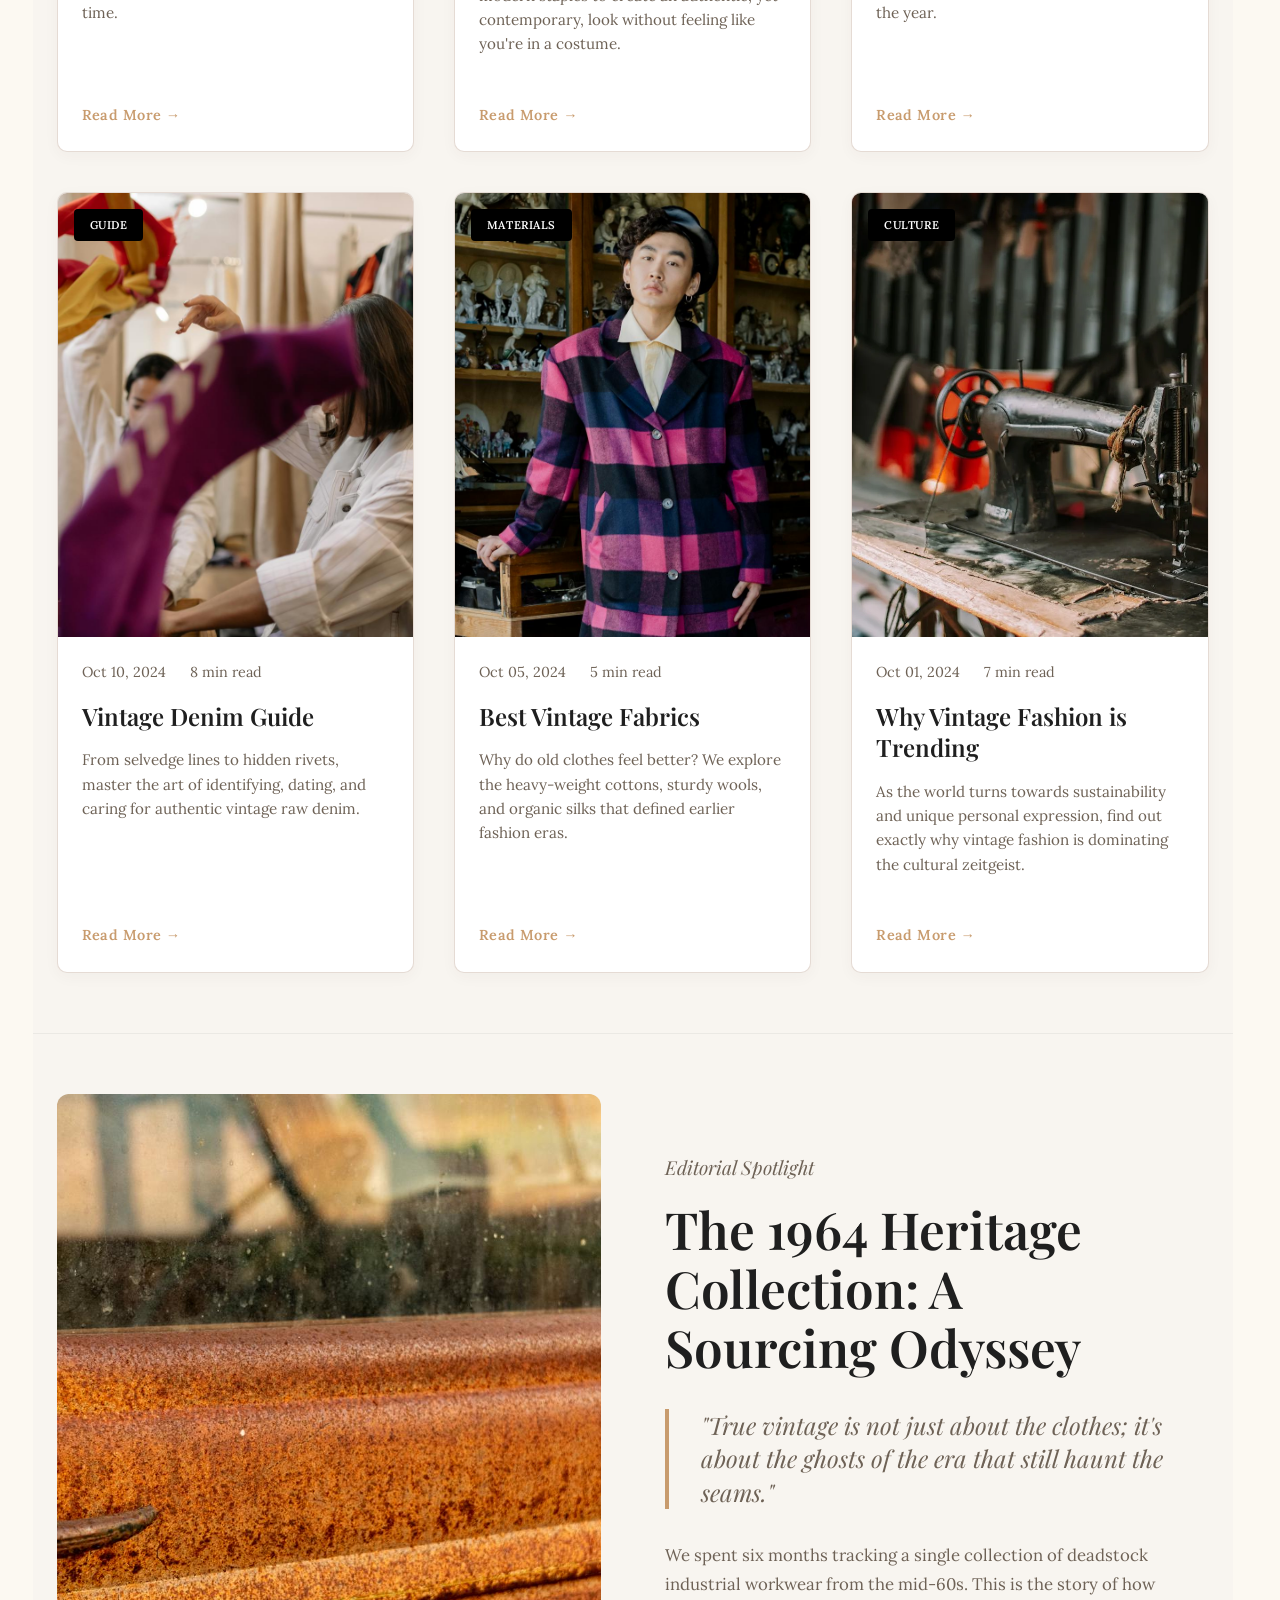
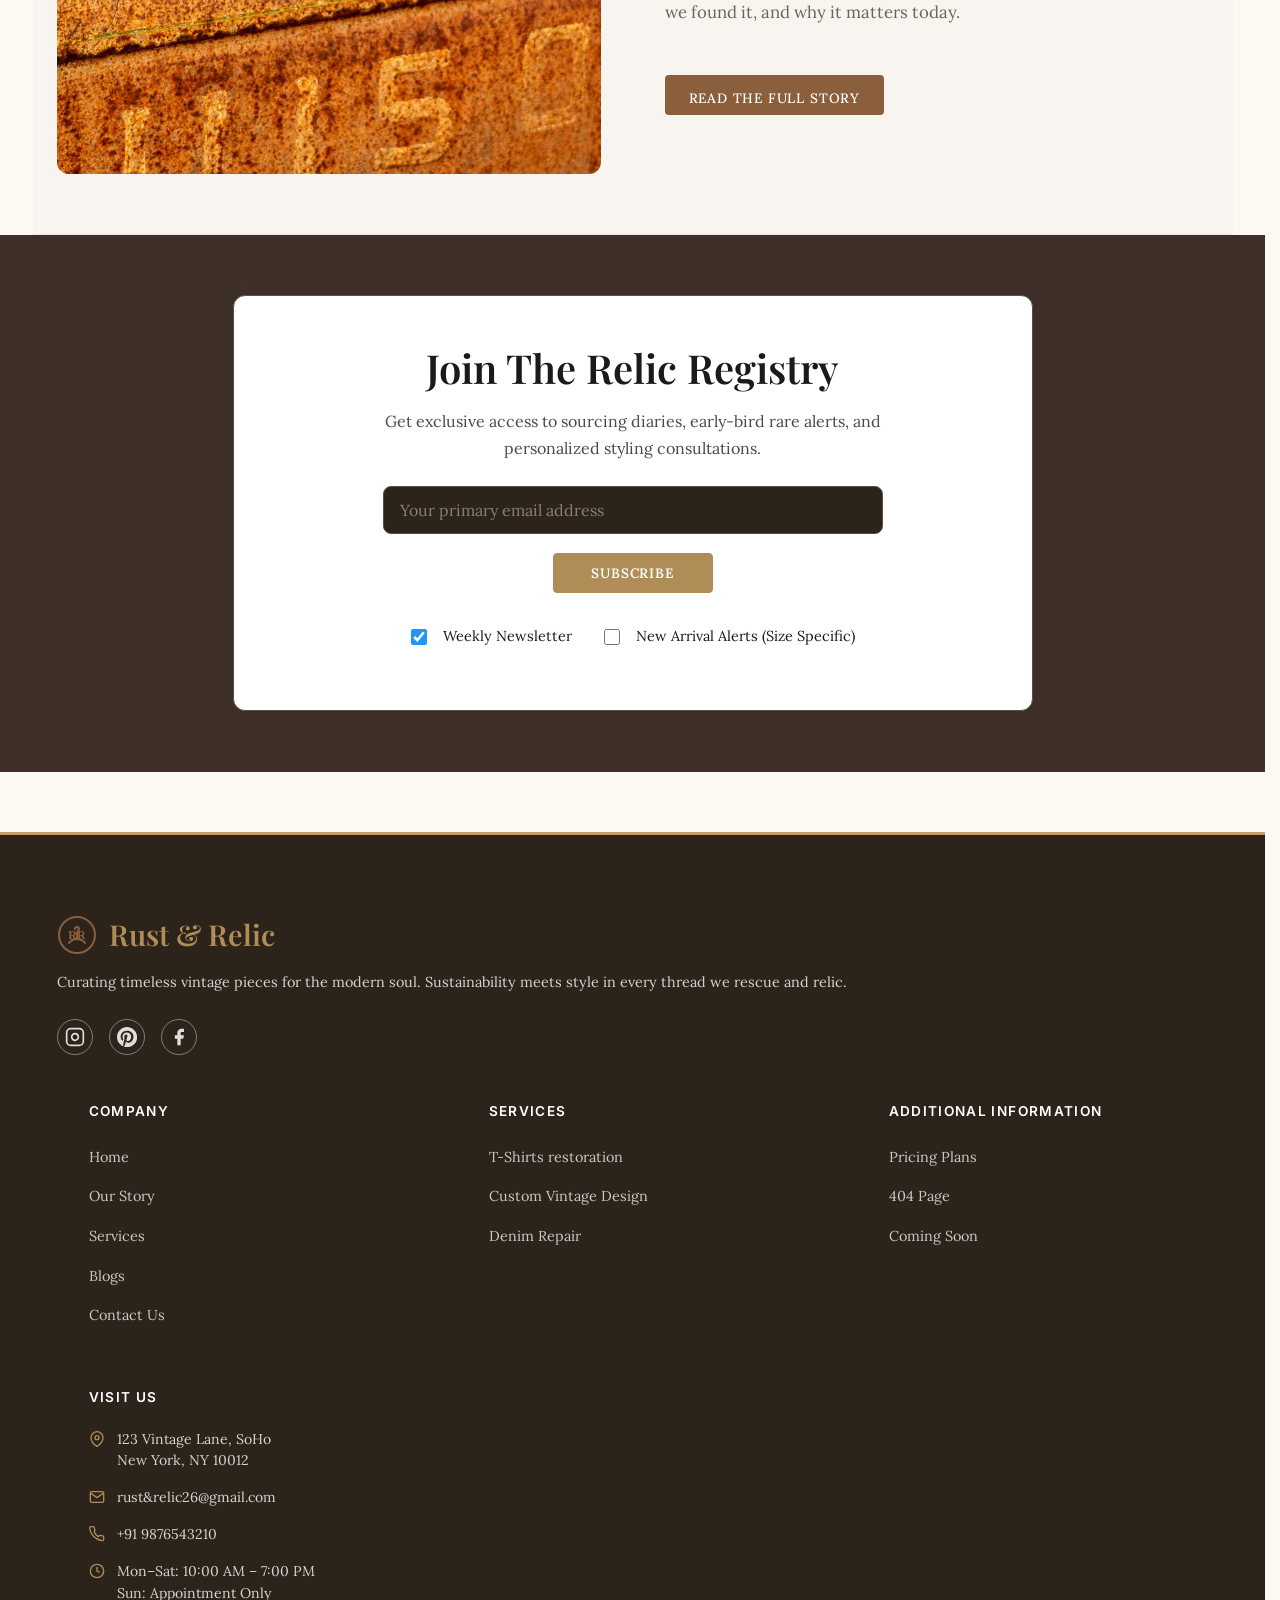
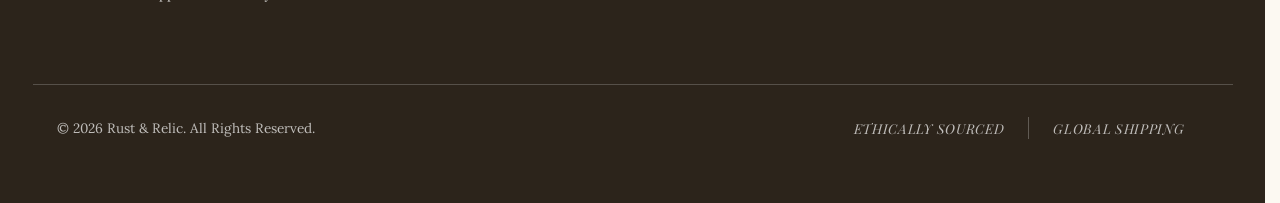
<file: pages/blogs.html>
<!DOCTYPE html>
<html lang="en">

<head>
    <meta charset="UTF-8">
    <meta name="viewport" content="width=device-width, initial-scale=1.0">
    <title>Blogs - Rust & Relic</title>
    <link rel="preconnect" href="https://fonts.googleapis.com">
    <link rel="preconnect" href="https://fonts.gstatic.com" crossorigin>
    <link
        href="https://fonts.googleapis.com/css2?family=Playfair+Display:ital,wght@0,400;0,600;0,700;1,400&family=Lora:ital,wght@0,400;0,500;0,600;1,400;1,500&family=Libre+Baskerville:ital,wght@0,400;0,700;1,400&family=Inter:wght@300;400;500;600&display=swap"
        rel="stylesheet">

    <link rel="stylesheet" href="../css/style.css">
    <link rel="stylesheet" href="../css/blogs.css">
    <link rel="icon" type="image/svg+xml" href="../images/logo-new.svg">
</head>

<body>
    <header class="site-header">
        <div class="container header-inner">
            <a href="../index.html" class="logo">
                <img src="../images/logo-new.svg" alt="Rust & Relic" class="nav-logo-img">
                <span class="brand-name">Rust & Relic</span>
            </a>

            <nav class="desktop-nav">
                <div class="nav-item dropdown">
                    <a href="#" class="nav-link">HOME <svg class="dropdown-icon" width="12" height="12" viewBox="0 0 24 24" fill="none" stroke="currentColor" stroke-width="2"><path d="M6 9l6 6 6-6"></path></svg></a>
                    <div class="dropdown-menu">
                        <a href="../index.html" class="dropdown-item">Home 1</a>
                        <a href="home2.html" class="dropdown-item">Home 2</a>
                    </div>
                </div>
                <a href="about.html" class="nav-link">ABOUT US</a>
                <a href="services.html" class="nav-link">SERVICES</a>
                <a href="blogs.html" class="nav-link active">BLOGS</a>
                <a href="contact.html" class="nav-link">CONTACT</a>
                <a href="dashboard.html" class="nav-link">DASHBOARD</a>
            </nav>

            <div class="header-actions">
                <button class="icon-btn theme-toggle" aria-label="Toggle Dark Mode" id="theme-toggle">
                    <svg class="moon-icon" width="20" height="20" fill="none" stroke="currentColor" stroke-width="2"
                        viewBox="0 0 24 24">
                        <path d="M21 12.79A9 9 0 1111.21 3 7 7 0 0021 12.79z"></path>
                    </svg>
                    <svg class="sun-icon" style="display:none;" width="20" height="20" fill="none" stroke="currentColor"
                        stroke-width="2" viewBox="0 0 24 24">
                        <circle cx="12" cy="12" r="5"></circle>
                        <path
                            d="M12 1v2M12 21v2M4.22 4.22l1.42 1.42M18.36 18.36l1.42 1.42M1 12h2M21 12h2M4.22 19.78l1.42-1.42M18.36 5.64l1.42-1.42">
                        </path>
                    </svg>
                        </path>
                    </svg>
                </button>
                <button class="rtl-toggle" id="rtl-toggle" aria-label="Toggle RTL layout">RTL</button>
                 <a href="./pages/signup.html" class="icon-btn" aria-label="Account">
                    <svg width="20" height="20" fill="none" stroke="currentColor" stroke-width="2" viewBox="0 0 24 24">
                        <path d="M20 21v-2a4 4 0 00-4-4H8a4 4 0 00-4 4v2"></path>   
                        <circle cx="12" cy="7" r="4"></circle>
                    </svg>
                </a>
                <button class="hamburger-btn touch-target" aria-label="Menu" id="mobile-menu-btn">
                    <span></span>
                    <span></span>
                    <span></span>
                </button>
            </div>
        </div>
    </header>

    
    <div class="nav-drawer" id="mobile-drawer">
        <div class="drawer-header">
            <button class="drawer-close" id="drawer-close-btn" aria-label="Close Menu">
                <svg width="24" height="24" viewBox="0 0 24 24" fill="none" stroke="currentColor" stroke-width="2">
                    <line x1="18" y1="6" x2="6" y2="18"></line>
                    <line x1="6" y1="6" x2="18" y2="18"></line>
                </svg>
            </button>
        </div>
        
        <nav class="drawer-nav">
            <div class="drawer-section">
                <a href="../index.html" class="drawer-link">Home</a>
                <a href="home2.html" class="drawer-link">Home 2</a>
                <a href="about.html" class="drawer-link">About</a>
                <a href="services.html" class="drawer-link">Services</a>
                <a href="blogs.html" class="drawer-link active">Blogs</a>
                <a href="contact.html" class="drawer-link">Contact</a>
                <a href="dashboard.html" class="drawer-link">Dashboard</a>
            </div>

            <div class="drawer-separator"></div>

            <div class="drawer-section">
                <a href="signup.html" class="drawer-link drawer-auth">Signup</a>
            </div>

            <div class="drawer-separator"></div>

            <div class="drawer-controls">
                <span class="drawer-control-label">Display</span>
                <button id="drawer-theme-toggle" class="icon-btn theme-toggle" aria-label="Toggle Dark Mode">
                    <svg class="moon-icon" width="18" height="18" fill="none" stroke="currentColor" stroke-width="2" viewBox="0 0 24 24">
                        <path d="M21 12.79A9 9 0 1111.21 3 7 7 0 0021 12.79z"></path>
                    </svg>
                    <svg class="sun-icon" style="display:none;" width="18" height="18" fill="none" stroke="currentColor" stroke-width="2" viewBox="0 0 24 24">
                        <circle cx="12" cy="12" r="5"></circle>
                        <path d="M12 1v2M12 21v2M4.22 4.22l1.42 1.42M18.36 18.36l1.42 1.42M1 12h2M21 12h2M4.22 19.78l1.42-1.42M18.36 5.64l1.42-1.42"></path>
                    </svg>
                </button>
                <button class="rtl-toggle" id="drawer-rtl-toggle" aria-label="Toggle RTL layout">RTL</button>
            </div>
        </nav>
    </div>
    <div class="drawer-overlay" id="drawer-overlay"></div>

    <main>
        <section class="blog-hero">
            <div class="container blog-hero-grid">
                <div class="blog-hero-content">
                    <span class="blog-hero-label">Editorial Spotlight</span>
                    <h1 class="blog-title">Vintage Chronicles<br>Rare Finds</h1>
                    <blockquote class="blog-hero-quote">
                        "True vintage is not just about the clothes; it's about the stories they carry."
                    </blockquote>
                    <p class="blog-desc">Deep dives into fashion history, sustainable styling guides, and the stories behind
                        our most unique rust-and-relic treasures.</p>
                </div>
                <div class="blog-hero-image-container">
                    <img src="../images/blog_hero_editorial.png" alt="Vintage Fashion Editorial">
                </div>
            </div>
        </section>

        <section class="container section-padding">
            <div class="editorial-header">
                <h2 class="section-title">Latest Editorial</h2>
            </div>

            <div class="grid editorial-grid">
                <article class="blog-card">
                    <div class="blog-card-image">
                        <span class="blog-category-badge">HISTORY</span>
                        <img src="../images/blog cap.jpeg" alt="History of Vintage Clothing">
                    </div>
                    <div class="blog-card-content">
                        <div class="blog-meta">
                            <span class="blog-date">Oct 24, 2024</span>
                            <span class="blog-read-time">6 min read</span>
                        </div>
                        <h3 class="blog-card-title">History of Vintage Clothing</h3>
                        <p class="blog-card-desc">Delve into the chronological evolution of fashion that we now classify
                            as 'vintage' and learn why these pieces stand the test of time.</p>
                        <div
                            style="display: flex; justify-content: space-between; align-items: center; margin-top: 15px;">
                            <a href="blog-details.html?id=1" class="read-more-link touch-target">Read More &rarr;</a>
                        </div>
                    </div>
                </article>
                <article class="blog-card">
                    <div class="blog-card-image">
                        <span class="blog-category-badge">STYLING</span>
                        <img src="../images/blog2.jpeg" alt="How to Style Vintage Clothes">
                    </div>
                    <div class="blog-card-content">
                        <div class="blog-meta">
                            <span class="blog-date">Oct 20, 2024</span>
                            <span class="blog-read-time">4 min read</span>
                        </div>
                        <h3 class="blog-card-title">How to Style Vintage Clothes</h3>
                        <p class="blog-card-desc">Learn how to blend retro pieces with modern staples to create an
                            authentic, yet contemporary, look without feeling like you're in a costume.</p>
                        <div
                            style="display: flex; justify-content: space-between; align-items: center; margin-top: 15px;">
                            <a href="blog-details.html?id=2" class="read-more-link touch-target">Read More &rarr;</a>
                        </div>
                    </div>
                </article>
                <article class="blog-card">
                    <div class="blog-card-image">
                        <span class="blog-category-badge">CURATION</span>
                        <img src="../images/blog3.webp" alt="Top 10 Vintage Outfits">
                    </div>
                    <div class="blog-card-content">
                        <div class="blog-meta">
                            <span class="blog-date">Oct 15, 2024</span>
                            <span class="blog-read-time">10 min read</span>
                        </div>
                        <h3 class="blog-card-title">Top 10 Vintage Outfits</h3>
                        <p class="blog-card-desc">We've scoured our archives and past styling sessions to bring you the
                            top 10 most iconic vintage outfit combinations of the year.</p>
                        <div
                            style="display: flex; justify-content: space-between; align-items: center; margin-top: 15px;">
                            <a href="blog-details.html?id=3" class="read-more-link touch-target">Read More &rarr;</a>
                        </div>
                    </div>
                </article>
                <article class="blog-card">
                    <div class="blog-card-image">
                        <span class="blog-category-badge">GUIDE</span>
                        <img src="../images/ab 1.jpeg" alt="Vintage Denim Guide">
                    </div>
                    <div class="blog-card-content">
                        <div class="blog-meta">
                            <span class="blog-date">Oct 10, 2024</span>
                            <span class="blog-read-time">8 min read</span>
                        </div>
                        <h3 class="blog-card-title">Vintage Denim Guide</h3>
                        <p class="blog-card-desc">From selvedge lines to hidden rivets, master the art of identifying,
                            dating, and caring for authentic vintage raw denim.</p>
                        <div
                            style="display: flex; justify-content: space-between; align-items: center; margin-top: 15px;">
                            <a href="blog-details.html?id=4" class="read-more-link touch-target">Read More &rarr;</a>
                        </div>
                    </div>
                </article>
                <article class="blog-card">
                    <div class="blog-card-image">
                        <span class="blog-category-badge">MATERIALS</span>
                        <img src="../images/ab3.jpeg" alt="Best Vintage Fabrics">
                    </div>
                    <div class="blog-card-content">
                        <div class="blog-meta">
                            <span class="blog-date">Oct 05, 2024</span>
                            <span class="blog-read-time">5 min read</span>
                        </div>
                        <h3 class="blog-card-title">Best Vintage Fabrics</h3>
                        <p class="blog-card-desc">Why do old clothes feel better? We explore the heavy-weight cottons,
                            sturdy wools, and organic silks that defined earlier fashion eras.</p>
                        <div
                            style="display: flex; justify-content: space-between; align-items: center; margin-top: 15px;">
                            <a href="blog-details.html?id=5" class="read-more-link touch-target">Read More &rarr;</a>
                        </div>
                    </div>
                </article>
                <article class="blog-card">
                    <div class="blog-card-image">
                        <span class="blog-category-badge">CULTURE</span>
                        <img src="../images/contactpage 1.webp" alt="Why Vintage Fashion is Trending">
                    </div>
                    <div class="blog-card-content">
                        <div class="blog-meta">
                            <span class="blog-date">Oct 01, 2024</span>
                            <span class="blog-read-time">7 min read</span>
                        </div>
                        <h3 class="blog-card-title">Why Vintage Fashion is Trending</h3>
                        <p class="blog-card-desc">As the world turns towards sustainability and unique personal
                            expression, find out exactly why vintage fashion is dominating the cultural zeitgeist.</p>
                        <div
                            style="display: flex; justify-content: space-between; align-items: center; margin-top: 15px;">
                            <a href="blog-details.html?id=6" class="read-more-link touch-target">Read More &rarr;</a>
                        </div>
                    </div>
                </article>
            </div>
        </section>
        <section class="container section-padding">
            <div class="spotlight-section">
                <div class="spotlight-image-wrapper">
                    <img src="../images/rust car.jpeg" alt="Vintage rust detail">
                </div>
                <div class="spotlight-content">
                    <span class="spotlight-subtitle">Editorial Spotlight</span>
                    <h2 class="spotlight-title">The 1964 Heritage Collection: A Sourcing Odyssey</h2>
                    <blockquote class="spotlight-quote">
                        "True vintage is not just about the clothes; it's about the ghosts of the era that still haunt
                        the seams."
                    </blockquote>
                    <p class="spotlight-desc">We spent six months tracking a single collection of deadstock industrial
                        workwear from the mid-60s. This is the story of how we found it, and why it matters today.</p>
                    <a href="blog-details.html?id=7" class="btn blog-accent-btn touch-target"
                        style="display: inline-block; text-align: center;">Read the Full Story</a>
                </div>
            </div>
        </section>

        <section class="brown-accent-section section-padding">
            <div class="container">
                <div class="registry-box">
                <h2 class="registry-title">Join The Relic Registry</h2>
                <p class="registry-desc">Get exclusive access to sourcing diaries, early-bird rare alerts, and
                    personalized styling consultations.</p>

                <form class="registry-form">
                    <div class="registry-input-group">
                        <input type="email" placeholder="Your primary email address" class="registry-input" required>
                        <button type="submit" class="btn btn-primary">Subscribe</button>
                    </div>
                    <div class="registry-checkboxes">
                        <label class="checkbox-label">
                            <input type="checkbox" checked>
                            <span class="checkmark"></span>
                            Weekly Newsletter
                        </label>
                        <label class="checkbox-label">
                            <input type="checkbox">
                            <span class="checkmark"></span>
                            New Arrival Alerts (Size Specific)
                        </label>
                    </div>
                </form>
            </div>
        </div>
    </section>

    </main>

    <footer class="site-footer">
        <div class="container footer-grid">
            <div class="footer-brand">
                <div style="display: flex; align-items: center; gap: 12px; margin-bottom: 1rem;">
                    <img src="../images/logo-new.svg" alt="Rust & Relic" style="height: 40px; width: auto;">
                    <h2 class="footer-title" style="color: #B08D57; margin-bottom: 0;">Rust & Relic</h2>
                </div>
                <p class="footer-desc">Curating timeless vintage pieces for the modern soul. Sustainability meets style in every thread we rescue and relic.</p>
                <div class="social-links">
                    <a href="#" class="social-icon" aria-label="Instagram">
                        <svg width="20" height="20" fill="none" stroke="currentColor" stroke-width="2" viewBox="0 0 24 24">
                            <path d="M16 11.37A4 4 0 1112.63 8 4 4 0 0116 11.37z"></path>
                            <path d="M6.5 6.5h.01"></path>
                            <rect x="2" y="2" width="20" height="20" rx="5" ry="5"></rect>
                        </svg>
                    </a>
                    <a href="#" class="social-icon" aria-label="Pinterest">
                        <svg width="20" height="20" fill="currentColor" viewBox="0 0 24 24">
                            <path d="M12.017 0C5.396 0 .029 5.367.029 11.987c0 5.079 3.158 9.417 7.618 11.162-.105-.949-.199-2.403.041-3.439.219-.937 1.406-5.957 1.406-5.957s-.359-.72-.359-1.781c0-1.663.967-2.911 2.168-2.911 1.024 0 1.518.769 1.518 1.688 0 1.029-.653 2.567-.992 3.992-.285 1.193.6 2.165 1.775 2.165 2.128 0 3.768-2.245 3.768-5.487 0-2.861-2.063-4.869-5.008-4.869-3.41 0-5.409 2.562-5.409 5.199 0 1.033.394 2.143.889 2.741.099.12.112.225.085.345-.09.375-.293 1.199-.334 1.363-.053.225-.172.271-.401.165-1.495-.69-2.433-2.878-2.433-4.646 0-3.776 2.748-7.252 7.951-7.252 4.182 0 7.436 2.981 7.436 6.953 0 4.156-2.617 7.502-6.255 7.502-1.221 0-2.373-.635-2.768-1.385l-.756 2.879c-.274 1.043-1.015 2.345-1.515 3.141 1.196.371 2.457.572 3.766.572 6.627 0 11.989-5.365 11.989-11.986C24 5.367 18.644 0 12.017 0z" />
                        </svg>
                    </a>
                    <a href="#" class="social-icon" aria-label="Facebook">
                        <svg width="20" height="20" fill="currentColor" viewBox="0 0 24 24">
                            <path d="M18 2h-3a5 5 0 00-5 5v3H7v4h3v8h4v-8h3l1-4h-4V7a1 1 0 011-1h3z"></path>
                        </svg>
                    </a>
                </div>
            </div>

            <div class="footer-links">
                <h3 class="footer-heading">COMPANY</h3>
                <ul>
                    <li><a href="../index.html">Home</a></li>
                    <li><a href="about.html">Our Story</a></li>
                    <li><a href="services.html">Services</a></li>
                    <li><a href="blogs.html">Blogs</a></li>
                    <li><a href="contact.html">Contact Us</a></li>
                </ul>
            </div>
            <div class="footer-links">
                <h3 class="footer-heading">SERVICES</h3>
                <ul>
                    <li><a href="services.html">T-Shirts restoration</a></li>
                    <li><a href="services.html">Custom Vintage Design</a></li>
                    <li><a href="services.html">Denim Repair</a></li>
                </ul>
            </div>
            <div class="footer-links">
                <h3 class="footer-heading">Additional Information</h3>
                <ul>
                    <li><a href="pricing.html">Pricing Plans</a></li>
                    <li><a href="404.html">404 Page</a></li>
                    <li><a href="coming-soon.html">Coming Soon</a></li>
                </ul>
            </div>
            <div class="footer-contact-col">
                <h3 class="footer-heading">VISIT US</h3>
                <div class="footer-contact-item">
                    <svg width="16" height="16" fill="none" stroke="currentColor" stroke-width="2" viewBox="0 0 24 24"><path d="M21 10c0 7-9 13-9 13s-9-6-9-13a9 9 0 0 1 18 0z"></path><circle cx="12" cy="10" r="3"></circle></svg>
                    <span>123 Vintage Lane, SoHo<br>New York, NY 10012</span>
                </div>
                <div class="footer-contact-item">
                    <svg width="16" height="16" fill="none" stroke="currentColor" stroke-width="2" viewBox="0 0 24 24"><path d="M4 4h16c1.1 0 2 .9 2 2v12c0 1.1-.9 2-2 2H4c-1.1 0-2-.9-2-2V6c0-1.1.9-2 2-2z"></path><polyline points="22,6 12,13 2,6"></polyline></svg>
                    <a href="mailto:rust&relic26@gmail.com">rust&relic26@gmail.com</a>
                </div>
                <div class="footer-contact-item">
                    <svg width="16" height="16" fill="none" stroke="currentColor" stroke-width="2" viewBox="0 0 24 24"><path d="M22 16.92v3a2 2 0 0 1-2.18 2 19.79 19.79 0 0 1-8.63-3.07A19.5 19.5 0 0 1 4.13 12 19.79 19.79 0 0 1 1.06 3.38 2 2 0 0 1 3.04 1h3a2 2 0 0 1 2 1.72c.127.96.361 1.903.7 2.81a2 2 0 0 1-.45 2.11L8.09 9.91a16 16 0 0 0 6 6l1.27-1.27a2 2 0 0 1 2.11-.45c.907.339 1.85.573 2.81.7A2 2 0 0 1 22 16.92z"></path></svg>
                    <a href="tel:+919876543210">+91 9876543210</a>
                </div>
                <div class="footer-contact-item">
                    <svg width="16" height="16" fill="none" stroke="currentColor" stroke-width="2" viewBox="0 0 24 24"><circle cx="12" cy="12" r="10"></circle><polyline points="12 6 12 12 16 14"></polyline></svg>
                    <span>Mon–Sat: 10:00 AM – 7:00 PM<br>Sun: Appointment Only</span>
                </div>

            </div>
        </div>
        <div class="footer-bottom container">
            <p>&copy; 2026 Rust & Relic. All Rights Reserved.</p>
            <div class="footer-badges">
                <span>ETHICALLY SOURCED</span>
                <span>GLOBAL SHIPPING</span>
            </div>
        </div>
    </footer>
    <script src="../js/main.js"></script>
    <script src="../js/blog.js"></script>
</body>

</html>
</file>
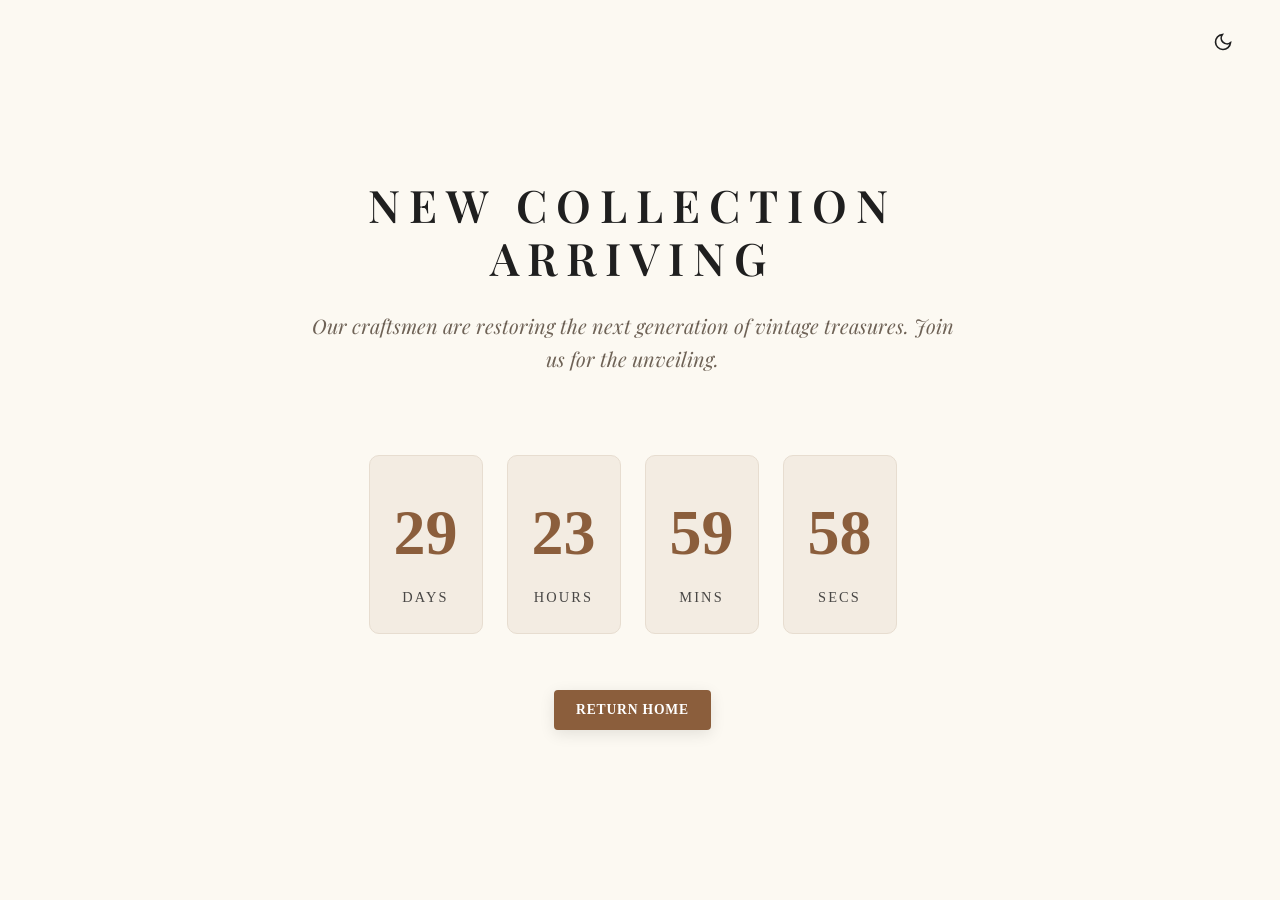
<file: pages/coming-soon.html>
<!DOCTYPE html>
<html lang="en">
<head>
    <meta charset="UTF-8">
    <meta name="viewport" content="width=device-width, initial-scale=1.0">
    <title>Coming Soon | Rust & Relic</title>
    <link rel="preconnect" href="https://fonts.googleapis.com">
    <link rel="preconnect" href="https://fonts.gstatic.com" crossorigin>
    <link href="https://fonts.googleapis.com/css2?family=Inter:wght@400;500;600;700&family=Playfair+Display:ital,wght@0,600;0,700;1,600&display=swap" rel="stylesheet">
    <link rel="stylesheet" href="../css/style.css">
    <link rel="stylesheet" href="../css/utility-pages.css">
     <link rel="icon" type="image/svg+xml" href="../images/logo-new.svg">
</head>
</head>
<body>
    <div class="utility-container">
        
        <div class="theme-toggle-wrapper">
            <button class="icon-btn theme-toggle" aria-label="Toggle Dark Mode" id="theme-toggle">
                <svg class="moon-icon" width="20" height="20" fill="none" stroke="currentColor" stroke-width="2" viewBox="0 0 24 24">
                    <path d="M21 12.79A9 9 0 1111.21 3 7 7 0 0021 12.79z"></path>
                </svg>
                <svg class="sun-icon" style="display:none;" width="20" height="20" fill="none" stroke="currentColor" stroke-width="2" viewBox="0 0 24 24">
                    <circle cx="12" cy="12" r="5"></circle>
                    <path d="M12 1v2M12 21v2M4.22 4.22l1.42 1.42M18.36 18.36l1.42 1.42M1 12h2M21 12h2M4.22 19.78l1.42-1.42M18.36 5.64l1.42-1.42"></path>
                </svg>
            </button>
        </div>

        <section class="coming-soon-section">
            <h1 class="section-title animate-in delay-1">New Collection Arriving</h1>
            <p class="section-desc animate-in delay-2">Our craftsmen are restoring the next generation of vintage treasures. Join us for the unveiling.</p>
            
            <div class="countdown animate-in delay-3">
                <div class="count-item days">
                    <span class="count-val">00</span>
                    <span class="count-label">Days</span>
                </div>
                <div class="count-item hours">
                    <span class="count-val">00</span>
                    <span class="count-label">Hours</span>
                </div>
                <div class="count-item minutes">
                    <span class="count-val">00</span>
                    <span class="count-label">Mins</span>
                </div>
                <div class="count-item seconds">
                    <span class="count-val">00</span>
                    <span class="count-label">Secs</span>
                </div>
            </div>

            <a href="../index.html" class="btn btn-primary animate-in delay-1" style="margin-top: 1rem;">Return Home</a>
        </section>
    </div>

    <script src="../js/utility-pages.js"></script>
</body>
</html>
</file>
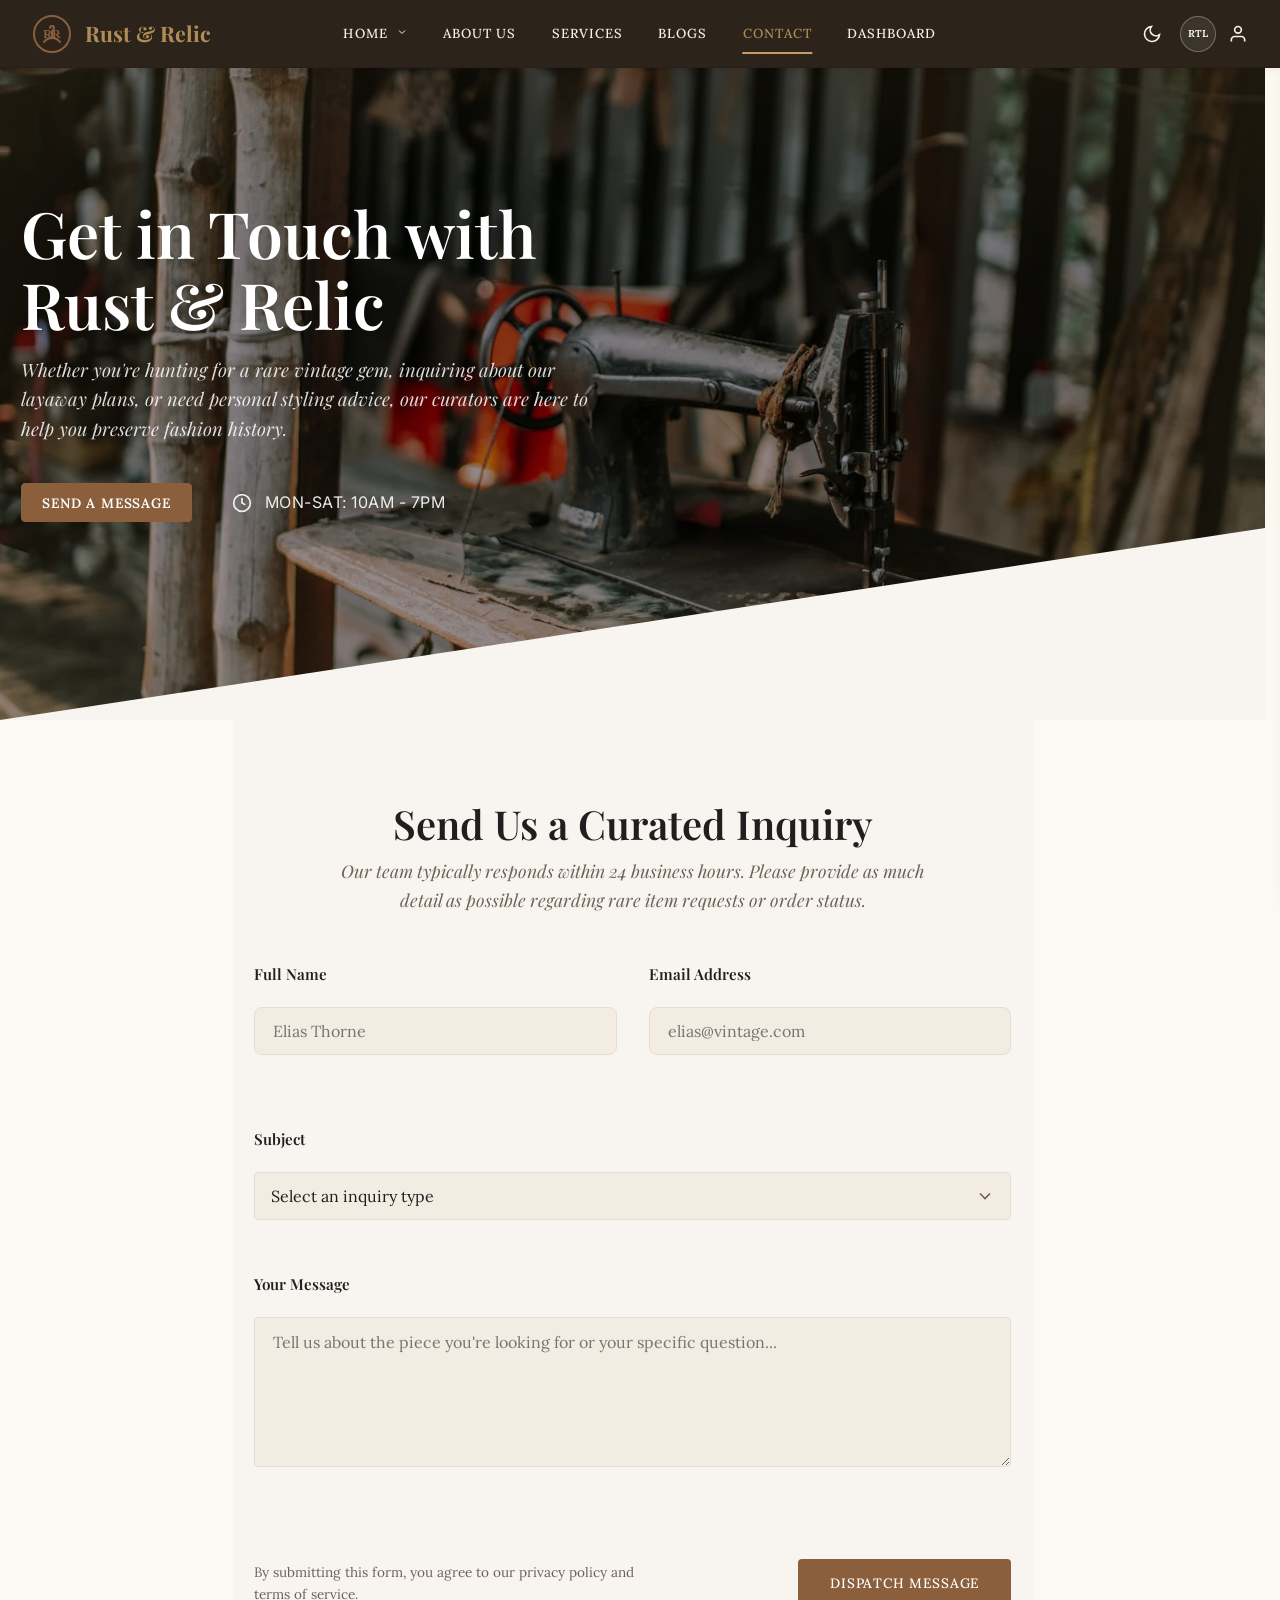
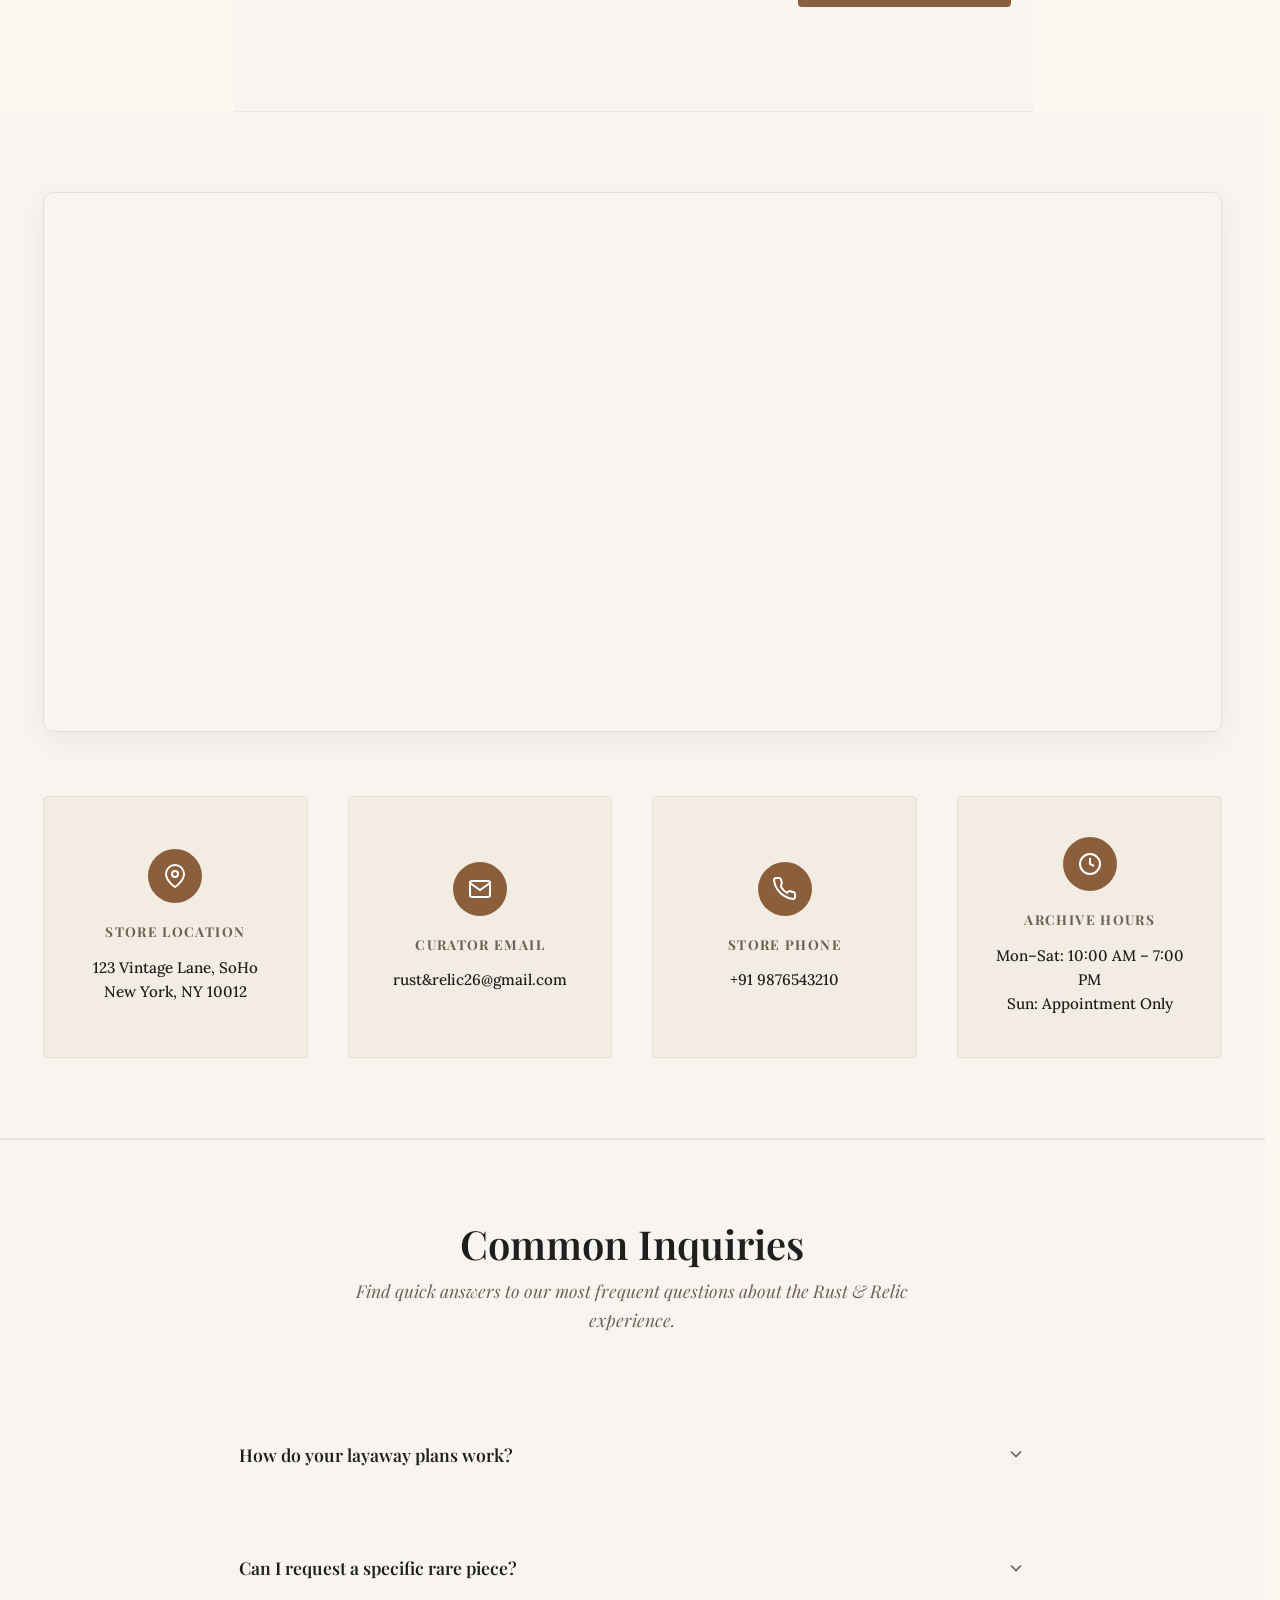
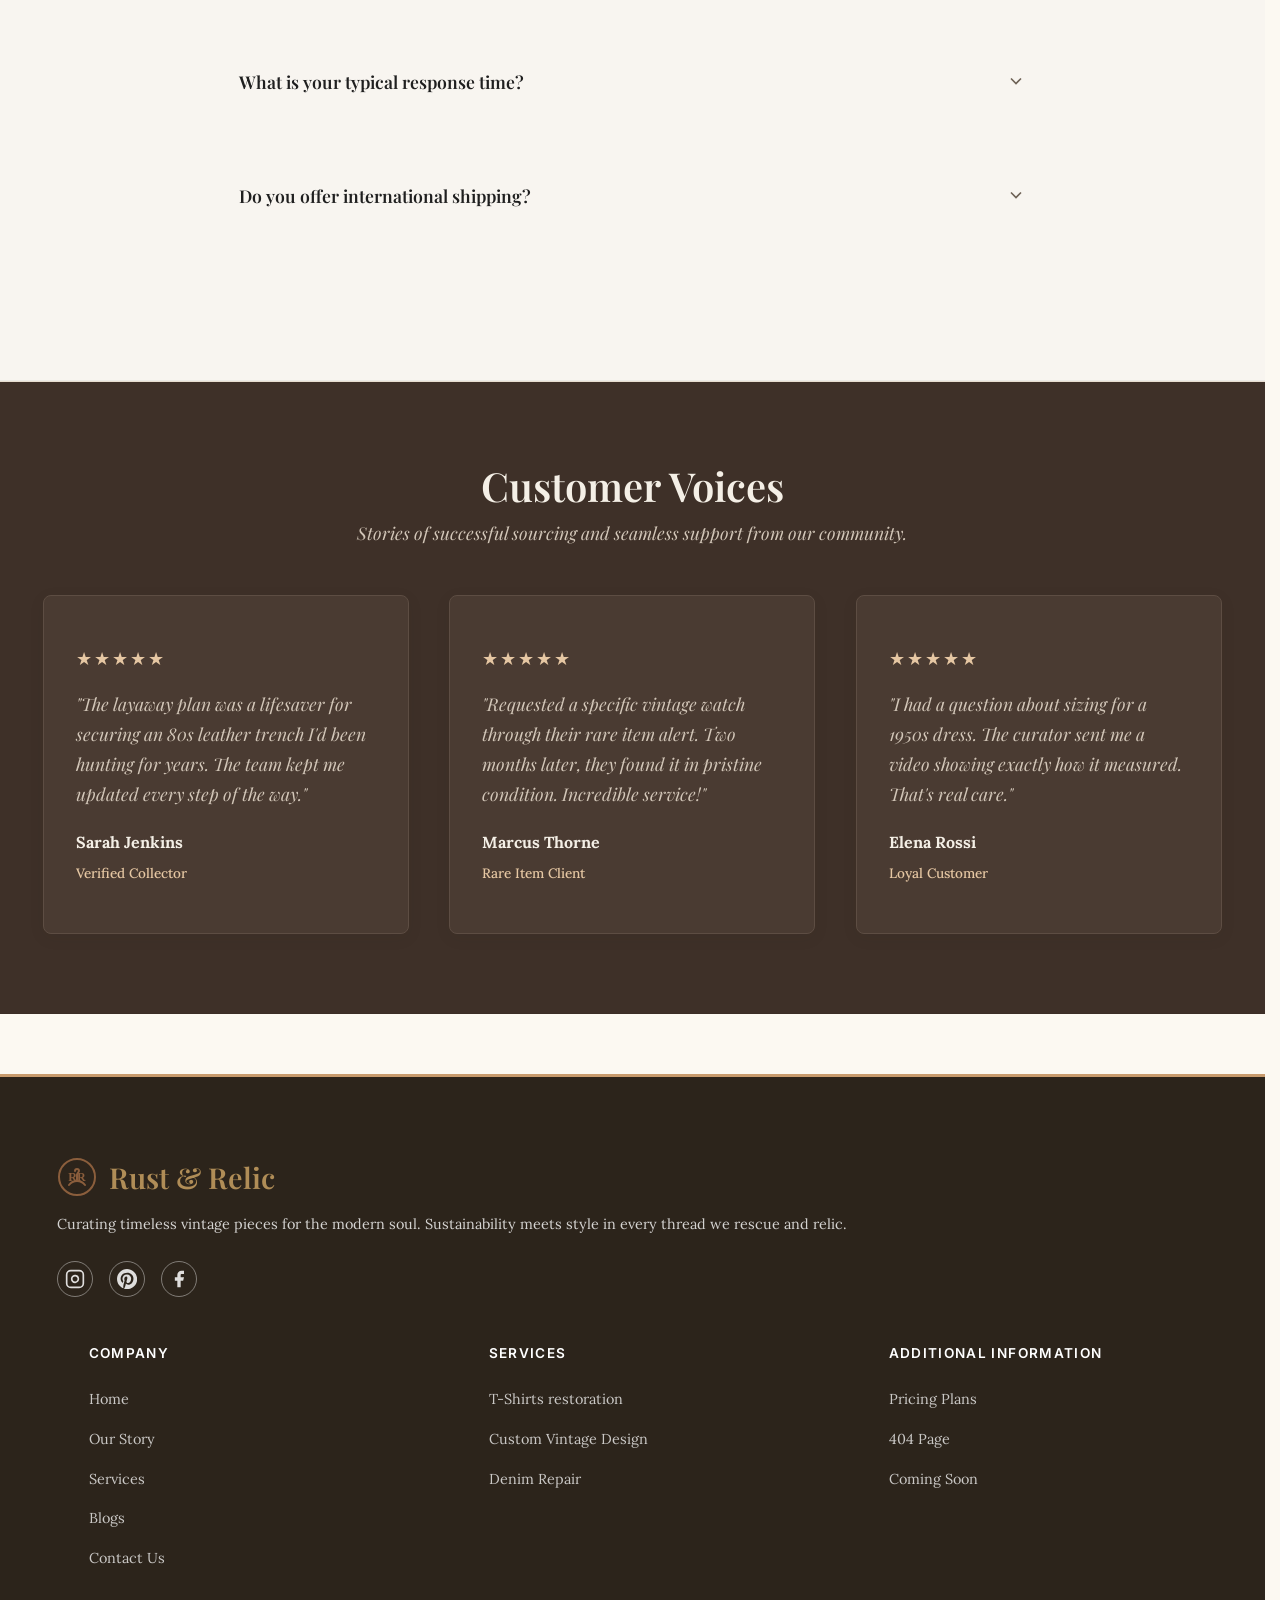
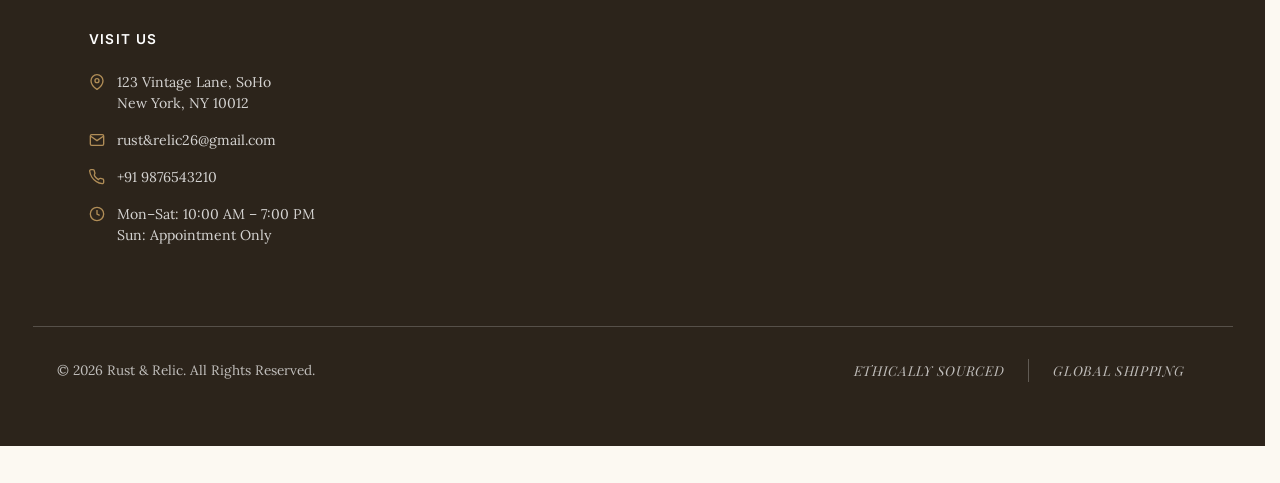
<file: pages/contact.html>
<!DOCTYPE html>
<html lang="en">

<head>
    <meta charset="UTF-8">
    <meta name="viewport" content="width=device-width, initial-scale=1.0">
    <title>Contact - Rust & Relic</title>
    <link rel="preconnect" href="https://fonts.googleapis.com">
    <link rel="preconnect" href="https://fonts.gstatic.com" crossorigin>
    <link
        href="https://fonts.googleapis.com/css2?family=Playfair+Display:ital,wght@0,400;0,600;0,700;1,400&family=Lora:ital,wght@0,400;0,500;0,600;1,400;1,500&family=Libre+Baskerville:ital,wght@0,400;0,700;1,400&family=Inter:wght@300;400;500;600&display=swap"
        rel="stylesheet">
    <link rel="stylesheet" href="../css/style.css">
    <link rel="stylesheet" href="../css/contact.css">
    <link rel="icon" type="image/svg+xml" href="../images/logo-new.svg">
</head>

<body>
    <header class="site-header">
        <div class="container header-inner">
            <a href="../index.html" class="logo">
                <img src="../images/logo-new.svg" alt="Rust & Relic" class="nav-logo-img">
                <span class="brand-name">Rust & Relic</span>
            </a>
            <nav class="desktop-nav">
                <div class="nav-item dropdown">
                    <a href="#" class="nav-link">HOME <svg class="dropdown-icon" width="12" height="12" viewBox="0 0 24 24" fill="none" stroke="currentColor" stroke-width="2"><path d="M6 9l6 6 6-6"></path></svg></a>
                    <div class="dropdown-menu">
                        <a href="../index.html" class="dropdown-item">Home 1</a>
                        <a href="home2.html" class="dropdown-item">Home 2</a>
                    </div>
                </div>
                <a href="about.html" class="nav-link">ABOUT US</a>
                <a href="services.html" class="nav-link">SERVICES</a>
                <a href="blogs.html" class="nav-link">BLOGS</a>
                <a href="contact.html" class="nav-link active">CONTACT</a>
                <a href="dashboard.html" class="nav-link">DASHBOARD</a>
            </nav>

            <div class="header-actions">
                <button class="icon-btn theme-toggle" aria-label="Toggle Dark Mode" id="theme-toggle">
                    <svg class="moon-icon" width="20" height="20" fill="none" stroke="currentColor" stroke-width="2"
                        viewBox="0 0 24 24">
                        <path d="M21 12.79A9 9 0 1111.21 3 7 7 0 0021 12.79z"></path>
                    </svg>
                    <svg class="sun-icon" style="display:none;" width="20" height="20" fill="none" stroke="currentColor"
                        stroke-width="2" viewBox="0 0 24 24">
                        <circle cx="12" cy="12" r="5"></circle>
                        <path
                            d="M12 1v2M12 21v2M4.22 4.22l1.42 1.42M18.36 18.36l1.42 1.42M1 12h2M21 12h2M4.22 19.78l1.42-1.42M18.36 5.64l1.42-1.42">
                        </path>
                    </svg>
                </button>
                <button class="rtl-toggle" id="rtl-toggle" aria-label="Toggle RTL layout">RTL</button>
                <a href="./signup.html" class="icon-btn" aria-label="Account">
                    <svg width="20" height="20" fill="none" stroke="currentColor" stroke-width="2" viewBox="0 0 24 24">
                        <path d="M20 21v-2a4 4 0 00-4-4H8a4 4 0 00-4 4v2"></path>   
                        <circle cx="12" cy="7" r="4"></circle>
                    </svg>
                </a>
                <button class="hamburger-btn touch-target" aria-label="Menu" id="mobile-menu-btn">
                    <span></span>
                    <span></span>
                    <span></span>
                </button>
            </div>
        </div>
    </header>

    
    <div class="nav-drawer" id="mobile-drawer">
        <div class="drawer-header">
            <button class="drawer-close" id="drawer-close-btn" aria-label="Close Menu">
                <svg width="24" height="24" viewBox="0 0 24 24" fill="none" stroke="currentColor" stroke-width="2">
                    <line x1="18" y1="6" x2="6" y2="18"></line>
                    <line x1="6" y1="6" x2="18" y2="18"></line>
                </svg>
            </button>
        </div>
        
        <nav class="drawer-nav">
            <div class="drawer-section">
                <a href="../index.html" class="drawer-link">Home</a>
                <a href="home2.html" class="drawer-link">Home 2</a>
                <a href="about.html" class="drawer-link">About</a>
                <a href="services.html" class="drawer-link">Services</a>
                <a href="blogs.html" class="drawer-link">Blogs</a>
                <a href="contact.html" class="drawer-link active">Contact</a>
                <a href="dashboard.html" class="drawer-link">Dashboard</a>
            </div>

            <div class="drawer-separator"></div>

            <div class="drawer-section">
                <a href="signup.html" class="drawer-link drawer-auth">Signup</a>
            </div>

            <div class="drawer-separator"></div>

            <div class="drawer-controls">
                <span class="drawer-control-label">Display</span>
                <button id="drawer-theme-toggle" class="icon-btn theme-toggle" aria-label="Toggle Dark Mode">
                    <svg class="moon-icon" width="18" height="18" fill="none" stroke="currentColor" stroke-width="2" viewBox="0 0 24 24">
                        <path d="M21 12.79A9 9 0 1111.21 3 7 7 0 0021 12.79z"></path>
                    </svg>
                    <svg class="sun-icon" style="display:none;" width="18" height="18" fill="none" stroke="currentColor" stroke-width="2" viewBox="0 0 24 24">
                        <circle cx="12" cy="12" r="5"></circle>
                        <path d="M12 1v2M12 21v2M4.22 4.22l1.42 1.42M18.36 18.36l1.42 1.42M1 12h2M21 12h2M4.22 19.78l1.42-1.42M18.36 5.64l1.42-1.42"></path>
                    </svg>
                </button>
                <button class="rtl-toggle" id="drawer-rtl-toggle" aria-label="Toggle RTL layout">RTL</button>
            </div>
        </nav>
    </div>
    <div class="drawer-overlay" id="drawer-overlay"></div>

    <main>
        <section class="contact-hero">
            <div class="contact-hero-bg">
                <img src="../images/contactpage 1.webp" alt="Vintage Sewing Machine Background">
                <div class="contact-hero-overlay"></div>
            </div>
            <div class="container contact-hero-content">
                <h1 class="contact-title">Get in Touch with<br>Rust & Relic</h1>
                <p class="contact-desc">Whether you're hunting for a rare vintage gem, inquiring about our layaway
                    plans, or need personal styling advice, our curators are here to help you preserve fashion history.
                </p>
                <div class="contact-hero-actions">
                    <button class="btn btn-primary touch-target">Send a Message</button>
                    <div class="contact-hours">
                        <svg width="20" height="20" fill="none" stroke="currentColor" stroke-width="2"
                            viewBox="0 0 24 24">
                            <circle cx="12" cy="12" r="10"></circle>
                            <polyline points="12 6 12 12 16 14"></polyline>
                        </svg>
                        <span>MON-SAT: 10AM - 7PM</span>
                    </div>
                </div>
            </div>
            <div class="contact-hero-shape"></div>
        </section>
        <section class="section-padding form-section contact-inquiry-section">
            <div class="container">
                <div class="section-header text-center">
                    <h2 class="section-title">Send Us a Curated Inquiry</h2>
                    <p class="section-desc">Our team typically responds within 24 business hours. Please provide as much
                        detail as possible regarding rare item requests or order status.</p>
                </div>

                <form class="contact-form">
                    <div class="form-row">
                        <div class="form-group">
                            <label for="fullName">Full Name</label>
                            <input type="text" id="fullName" placeholder="Elias Thorne" required>
                        </div>
                        <div class="form-group">
                            <label for="emailAddr">Email Address</label>
                            <input type="email" id="emailAddr" placeholder="elias@vintage.com" required>
                        </div>
                    </div>
                    <div class="form-group">
                        <label for="subject">Subject</label>
                        <div class="custom-select-wrapper">
                            <select id="subject" class="touch-target">
                                <option value="">Select an inquiry type</option>
                                <option value="rare_item">Rare Item Request</option>
                                <option value="order_status">Order Status</option>
                                <option value="layaway">Layaway Plans</option>
                                <option value="styling">Personal Styling</option>
                            </select>
                            <svg class="select-icon" width="20" height="20" fill="none" stroke="currentColor"
                                stroke-width="2" viewBox="0 0 24 24">
                                <polyline points="6 9 12 15 18 9"></polyline>
                            </svg>
                        </div>
                    </div>
                    <div class="form-group">
                        <label for="message">Your Message</label>
                        <textarea id="message" rows="5"
                            placeholder="Tell us about the piece you're looking for or your specific question..."
                            required></textarea>
                    </div>
                    <div class="form-footer">
                        <p class="form-disclosure">By submitting this form, you agree to our privacy policy and terms of
                            service.</p>
                        <button type="submit" class="btn contact-dispatch-btn touch-target">Dispatch Message</button>
                    </div>
                </form>
            </div>
        </section>
        <section class="section-padding contact-map-and-details">
            <div class="container">
                <div class="map-container-wrapper" style="margin-bottom: 4rem;">
                    <iframe
                        src="https://www.google.com/maps/embed?pb=!1m18!1m12!1m3!1d3023.9503398796587!2d-73.99891648459418!3d40.72557397933185!2m3!1f0!2f0!3f0!3m2!1i1024!2i768!4f13.1!3m3!1m2!1s0x89c2598a7a461f1b%3A0x6b0ada3762b1e0e4!2sSoHo%2C%20New%20York%2C%20NY!5e0!3m2!1sen!2sus!4v1709697600000!5m2!1sen!2sus"
                        width="100%" height="100%"
                        style="border:0;"
                        allowfullscreen="" loading="lazy"
                        referrerpolicy="no-referrer-when-downgrade"
                        title="Rust &amp; Relic Store Location">
                    </iframe>
                </div>

                <div class="contact-cards-grid">
                    <div class="contact-detail-card">
                        <div class="card-icon">
                            <svg width="24" height="24" fill="none" stroke="currentColor" stroke-width="2" viewBox="0 0 24 24">
                                <path d="M21 10c0 7-9 13-9 13s-9-6-9-13a9 9 0 0 1 18 0z"></path>
                                <circle cx="12" cy="10" r="3"></circle>
                            </svg>
                        </div>
                        <h3>STORE LOCATION</h3>
                        <p>123 Vintage Lane, SoHo<br>New York, NY 10012</p>
                    </div>

                    <div class="contact-detail-card">
                        <div class="card-icon">
                            <svg width="24" height="24" fill="none" stroke="currentColor" stroke-width="2" viewBox="0 0 24 24">
                                <path d="M4 4h16c1.1 0 2 .9 2 2v12c0 1.1-.9 2-2 2H4c-1.1 0-2-.9-2-2V6c0-1.1.9-2 2-2z"></path>
                                <polyline points="22,6 12,13 2,6"></polyline>
                            </svg>
                        </div>
                        <h3>CURATOR EMAIL</h3>
                        <a href="mailto:rust&relic26@gmail.com" class="touch-target">rust&relic26@gmail.com</a>
                    </div>

                    <div class="contact-detail-card">
                        <div class="card-icon">
                            <svg width="24" height="24" fill="none" stroke="currentColor" stroke-width="2" viewBox="0 0 24 24">
                                <path d="M22 16.92v3a2 2 0 0 1-2.18 2 19.79 19.79 0 0 1-8.63-3.07A19.5 19.5 0 0 1 4.13 12 19.79 19.79 0 0 1 1.06 3.38 2 2 0 0 1 3.04 1h3a2 2 0 0 1 2 1.72c.127.96.361 1.903.7 2.81a2 2 0 0 1-.45 2.11L8.09 9.91a16 16 0 0 0 6 6l1.27-1.27a2 2 0 0 1 2.11-.45c.907.339 1.85.573 2.81.7A2 2 0 0 1 22 16.92z"></path>
                            </svg>
                        </div>
                        <h3>STORE PHONE</h3>
                        <a href="tel:+919876543210" class="touch-target">+91 9876543210</a>
                    </div>

                    <div class="contact-detail-card">
                        <div class="card-icon">
                            <svg width="24" height="24" fill="none" stroke="currentColor" stroke-width="2" viewBox="0 0 24 24">
                                <circle cx="12" cy="12" r="10"></circle>
                                <polyline points="12 6 12 12 16 14"></polyline>
                            </svg>
                        </div>
                        <h3>ARCHIVE HOURS</h3>
                        <p>Mon–Sat: 10:00 AM – 7:00 PM<br>Sun: Appointment Only</p>
                    </div>
                </div>
            </div>
        </section>

        <section class="section-padding faq-section">
            <div class="container">
                <div class="section-header text-center">
                    <h2 class="section-title">Common Inquiries</h2>
                    <p class="section-desc">Find quick answers to our most frequent questions about the Rust & Relic
                        experience.</p>
                </div>
                <div class="faq-list">
                    <div class="faq-item">
                        <button class="faq-question touch-target">
                            <span>How do your layaway plans work?</span>
                            <svg width="20" height="20" fill="none" stroke="currentColor" stroke-width="2"
                                viewBox="0 0 24 24">
                                <polyline points="6 9 12 15 18 9"></polyline>
                            </svg>
                        </button>
                        <div class="faq-answer">
                            <p>Our layaway plans allow you to reserve any item for up to 90 days. Simply pay a 20% deposit
                                upfront, and we'll hold your piece while you complete monthly payments. No interest or
                                hidden fees — just flexible, collector-friendly terms. Once fully paid, we ship your item
                                within 2 business days.</p>
                        </div>
                    </div>
                    <div class="faq-item">
                        <button class="faq-question touch-target">
                            <span>Can I request a specific rare piece?</span>
                            <svg width="20" height="20" fill="none" stroke="currentColor" stroke-width="2"
                                viewBox="0 0 24 24">
                                <polyline points="6 9 12 15 18 9"></polyline>
                            </svg>
                        </button>
                        <div class="faq-answer">
                            <p>Absolutely! Use our Rare Item Request form or email us directly with details about the piece
                                you're looking for — brand, era, size, and condition preference. Our sourcing team actively
                                hunts through estate sales, auctions, and private collections worldwide. We'll notify you as
                                soon as we find a match.</p>
                        </div>
                    </div>
                    <div class="faq-item">
                        <button class="faq-question touch-target">
                            <span>What is your typical response time?</span>
                            <svg width="20" height="20" fill="none" stroke="currentColor" stroke-width="2"
                                viewBox="0 0 24 24">
                                <polyline points="6 9 12 15 18 9"></polyline>
                            </svg>
                        </button>
                        <div class="faq-answer">
                            <p>We typically respond to all inquiries within 24 business hours. For rare item requests and
                                personal styling consultations, our curators may take up to 48 hours to provide a detailed,
                                personalized response. Urgent order-related queries are prioritized and usually answered
                                within a few hours.</p>
                        </div>
                    </div>
                    <div class="faq-item">
                        <button class="faq-question touch-target">
                            <span>Do you offer international shipping?</span>
                            <svg width="20" height="20" fill="none" stroke="currentColor" stroke-width="2"
                                viewBox="0 0 24 24">
                                <polyline points="6 9 12 15 18 9"></polyline>
                            </svg>
                        </button>
                        <div class="faq-answer">
                            <p>Yes, we ship worldwide! Standard international shipping takes 7–14 business days depending on
                                destination. We offer tracked shipping on all international orders and provide
                                customs-friendly packaging. Express shipping options are also available at checkout for
                                select countries.</p>
                        </div>
                    </div>
                </div>
            </div>
        </section>
        <section class="section-padding customer-voices-section brown-accent-section">
            <div class="container">
                <div class="section-header text-center">
                    <h2 class="section-title">Customer Voices</h2>
                    <p class="section-desc text-italic">Stories of successful sourcing and seamless support from our
                        community.</p>
                </div>

                <div class="grid contact-reviews-grid">
                    <div class="contact-review-card">
                        <div class="star-rating">
                            ★★★★★
                        </div>
                        <p class="review-quote">"The layaway plan was a lifesaver for securing an 80s leather trench I'd
                            been hunting for years. The team kept me updated every step of the way."</p>
                        <div class="review-author-info">
                            <span class="author-name">Sarah Jenkins</span>
                            <span class="author-title">Verified Collector</span>
                        </div>
                    </div>
                    <div class="contact-review-card">
                        <div class="star-rating">
                            ★★★★★
                        </div>
                        <p class="review-quote">"Requested a specific vintage watch through their rare item alert. Two
                            months later, they found it in pristine condition. Incredible service!"</p>
                        <div class="review-author-info">
                            <span class="author-name">Marcus Thorne</span>
                            <span class="author-title">Rare Item Client</span>
                        </div>
                    </div>
                    <div class="contact-review-card">
                        <div class="star-rating">
                            ★★★★★
                        </div>
                        <p class="review-quote">"I had a question about sizing for a 1950s dress. The curator sent me a
                            video showing exactly how it measured. That's real care."</p>
                        <div class="review-author-info">
                            <span class="author-name">Elena Rossi</span>
                            <span class="author-title">Loyal Customer</span>
                        </div>
                    </div>
                </div>
            </div>
        </section>
    </main>

    <footer class="site-footer">
        <div class="container footer-grid">
            <div class="footer-brand">
                <div style="display: flex; align-items: center; gap: 12px; margin-bottom: 1rem;">
                    <img src="../images/logo-new.svg" alt="Rust & Relic" style="height: 40px; width: auto;">
                    <h2 class="footer-title" style="color: #B08D57; margin-bottom: 0;">Rust & Relic</h2>
                </div>
                <p class="footer-desc">Curating timeless vintage pieces for the modern soul. Sustainability meets style in every thread we rescue and relic.</p>
                <div class="social-links">
                    <a href="#" class="social-icon" aria-label="Instagram">
                        <svg width="20" height="20" fill="none" stroke="currentColor" stroke-width="2" viewBox="0 0 24 24">
                            <path d="M16 11.37A4 4 0 1112.63 8 4 4 0 0116 11.37z"></path>
                            <path d="M6.5 6.5h.01"></path>
                            <rect x="2" y="2" width="20" height="20" rx="5" ry="5"></rect>
                        </svg>
                    </a>
                    <a href="#" class="social-icon" aria-label="Pinterest">
                        <svg width="20" height="20" fill="currentColor" viewBox="0 0 24 24">
                            <path d="M12.017 0C5.396 0 .029 5.367.029 11.987c0 5.079 3.158 9.417 7.618 11.162-.105-.949-.199-2.403.041-3.439.219-.937 1.406-5.957 1.406-5.957s-.359-.72-.359-1.781c0-1.663.967-2.911 2.168-2.911 1.024 0 1.518.769 1.518 1.688 0 1.029-.653 2.567-.992 3.992-.285 1.193.6 2.165 1.775 2.165 2.128 0 3.768-2.245 3.768-5.487 0-2.861-2.063-4.869-5.008-4.869-3.41 0-5.409 2.562-5.409 5.199 0 1.033.394 2.143.889 2.741.099.12.112.225.085.345-.09.375-.293 1.199-.334 1.363-.053.225-.172.271-.401.165-1.495-.69-2.433-2.878-2.433-4.646 0-3.776 2.748-7.252 7.951-7.252 4.182 0 7.436 2.981 7.436 6.953 0 4.156-2.617 7.502-6.255 7.502-1.221 0-2.373-.635-2.768-1.385l-.756 2.879c-.274 1.043-1.015 2.345-1.515 3.141 1.196.371 2.457.572 3.766.572 6.627 0 11.989-5.365 11.989-11.986C24 5.367 18.644 0 12.017 0z" />
                        </svg>
                    </a>
                    <a href="#" class="social-icon" aria-label="Facebook">
                        <svg width="20" height="20" fill="currentColor" viewBox="0 0 24 24">
                            <path d="M18 2h-3a5 5 0 00-5 5v3H7v4h3v8h4v-8h3l1-4h-4V7a1 1 0 011-1h3z"></path>
                        </svg>
                    </a>
                </div>
            </div>

            <div class="footer-links">
                <h3 class="footer-heading">COMPANY</h3>
                <ul>
                    <li><a href="../index.html">Home</a></li>
                    <li><a href="about.html">Our Story</a></li>
                    <li><a href="services.html">Services</a></li>
                    <li><a href="blogs.html">Blogs</a></li>
                    <li><a href="contact.html">Contact Us</a></li>
                </ul>
            </div>
            <div class="footer-links">
                <h3 class="footer-heading">SERVICES</h3>
                <ul>
                    <li><a href="services.html">T-Shirts restoration</a></li>
                    <li><a href="services.html">Custom Vintage Design</a></li>
                    <li><a href="services.html">Denim Repair</a></li>
                </ul>
            </div>
            <div class="footer-links">
                <h3 class="footer-heading">Additional Information</h3>
                <ul>
                    <li><a href="pricing.html">Pricing Plans</a></li>
                    <li><a href="404.html">404 Page</a></li>
                    <li><a href="coming-soon.html">Coming Soon</a></li>
                </ul>
            </div>
            <div class="footer-contact-col">
                <h3 class="footer-heading">VISIT US</h3>
                <div class="footer-contact-item">
                    <svg width="16" height="16" fill="none" stroke="currentColor" stroke-width="2" viewBox="0 0 24 24"><path d="M21 10c0 7-9 13-9 13s-9-6-9-13a9 9 0 0 1 18 0z"></path><circle cx="12" cy="10" r="3"></circle></svg>
                    <span>123 Vintage Lane, SoHo<br>New York, NY 10012</span>
                </div>
                <div class="footer-contact-item">
                    <svg width="16" height="16" fill="none" stroke="currentColor" stroke-width="2" viewBox="0 0 24 24"><path d="M4 4h16c1.1 0 2 .9 2 2v12c0 1.1-.9 2-2 2H4c-1.1 0-2-.9-2-2V6c0-1.1.9-2 2-2z"></path><polyline points="22,6 12,13 2,6"></polyline></svg>
                    <a href="mailto:rust&relic26@gmail.com">rust&relic26@gmail.com</a>
                </div>
                <div class="footer-contact-item">
                    <svg width="16" height="16" fill="none" stroke="currentColor" stroke-width="2" viewBox="0 0 24 24"><path d="M22 16.92v3a2 2 0 0 1-2.18 2 19.79 19.79 0 0 1-8.63-3.07A19.5 19.5 0 0 1 4.13 12 19.79 19.79 0 0 1 1.06 3.38 2 2 0 0 1 3.04 1h3a2 2 0 0 1 2 1.72c.127.96.361 1.903.7 2.81a2 2 0 0 1-.45 2.11L8.09 9.91a16 16 0 0 0 6 6l1.27-1.27a2 2 0 0 1 2.11-.45c.907.339 1.85.573 2.81.7A2 2 0 0 1 22 16.92z"></path></svg>
                    <a href="tel:+919876543210">+91 9876543210</a>
                </div>
                <div class="footer-contact-item">
                    <svg width="16" height="16" fill="none" stroke="currentColor" stroke-width="2" viewBox="0 0 24 24"><circle cx="12" cy="12" r="10"></circle><polyline points="12 6 12 12 16 14"></polyline></svg>
                    <span>Mon–Sat: 10:00 AM – 7:00 PM<br>Sun: Appointment Only</span>
                </div>

            </div>
        </div>
        <div class="footer-bottom container">
            <p>&copy; 2026 Rust & Relic. All Rights Reserved.</p>
            <div class="footer-badges">
                <span>ETHICALLY SOURCED</span>
                <span>GLOBAL SHIPPING</span>
            </div>
        </div>
    </footer>

    <script src="../js/main.js"></script>
</body>

</html>
</file>
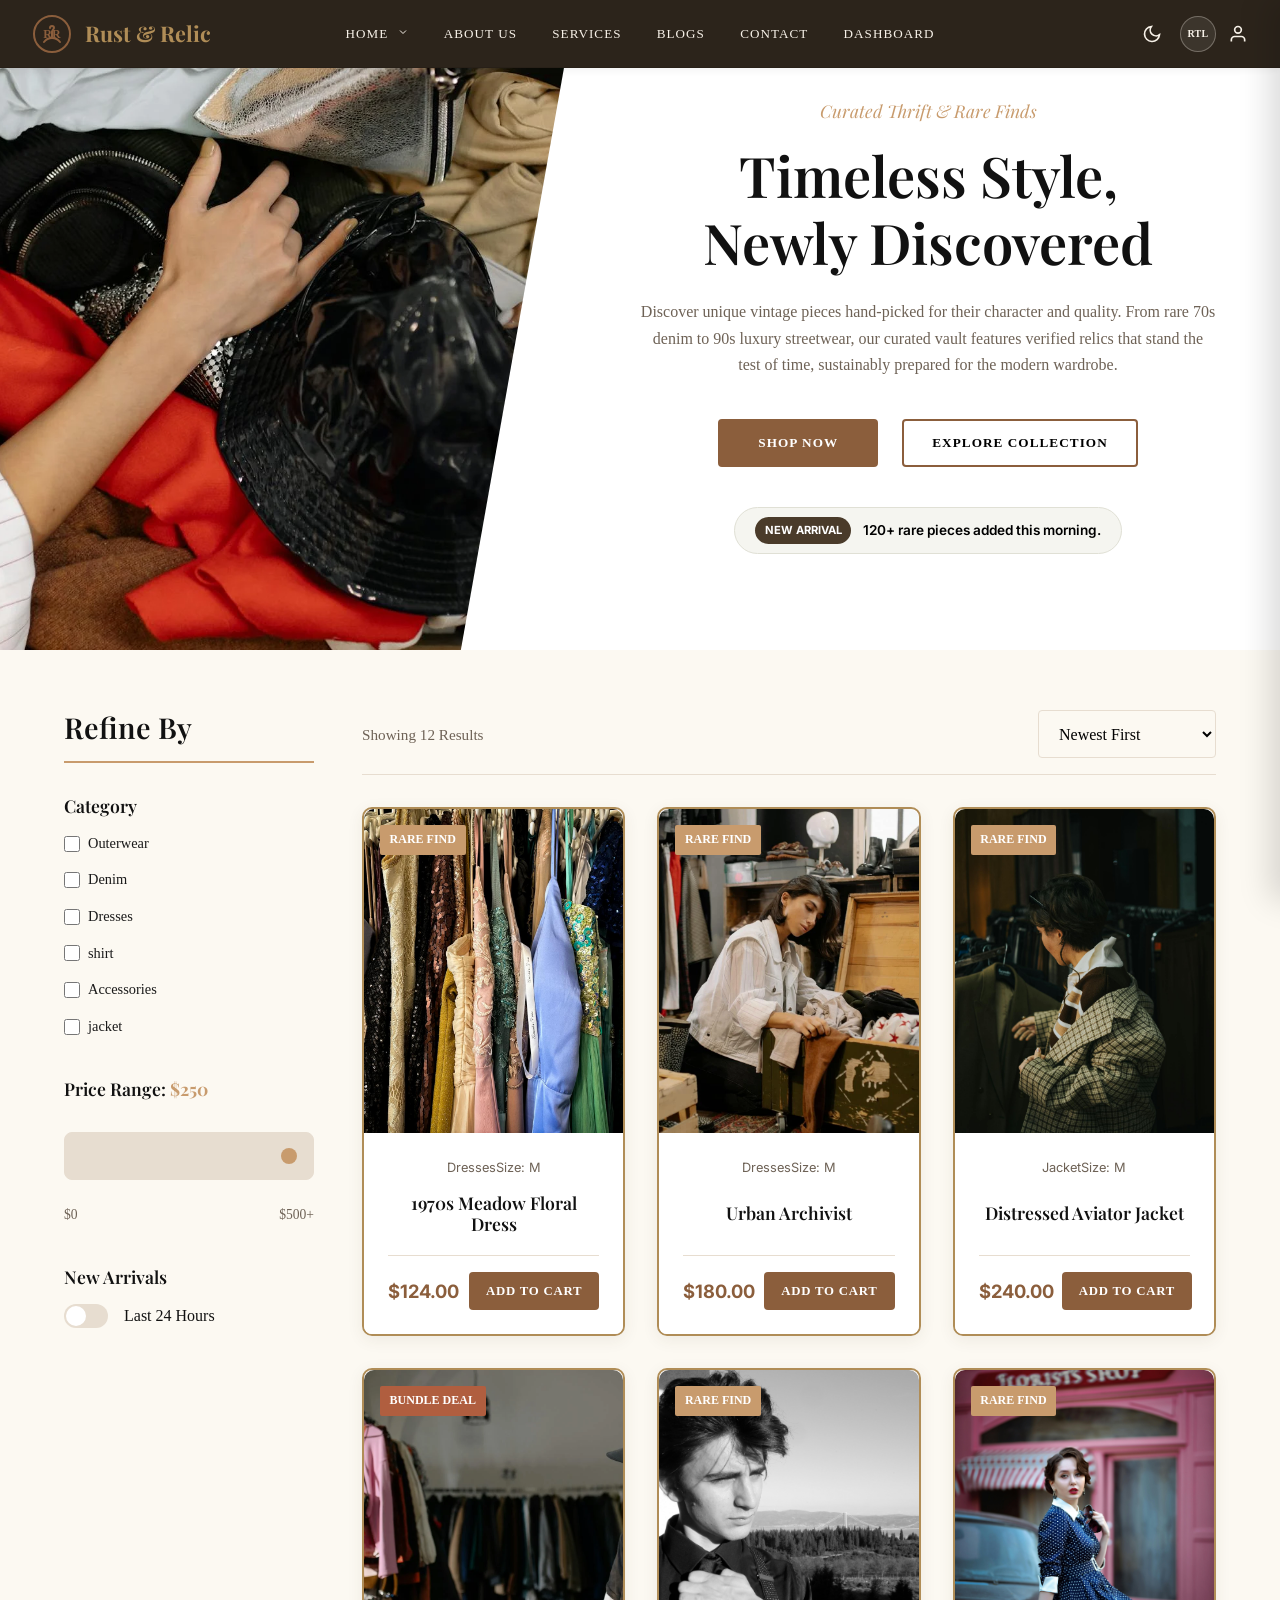
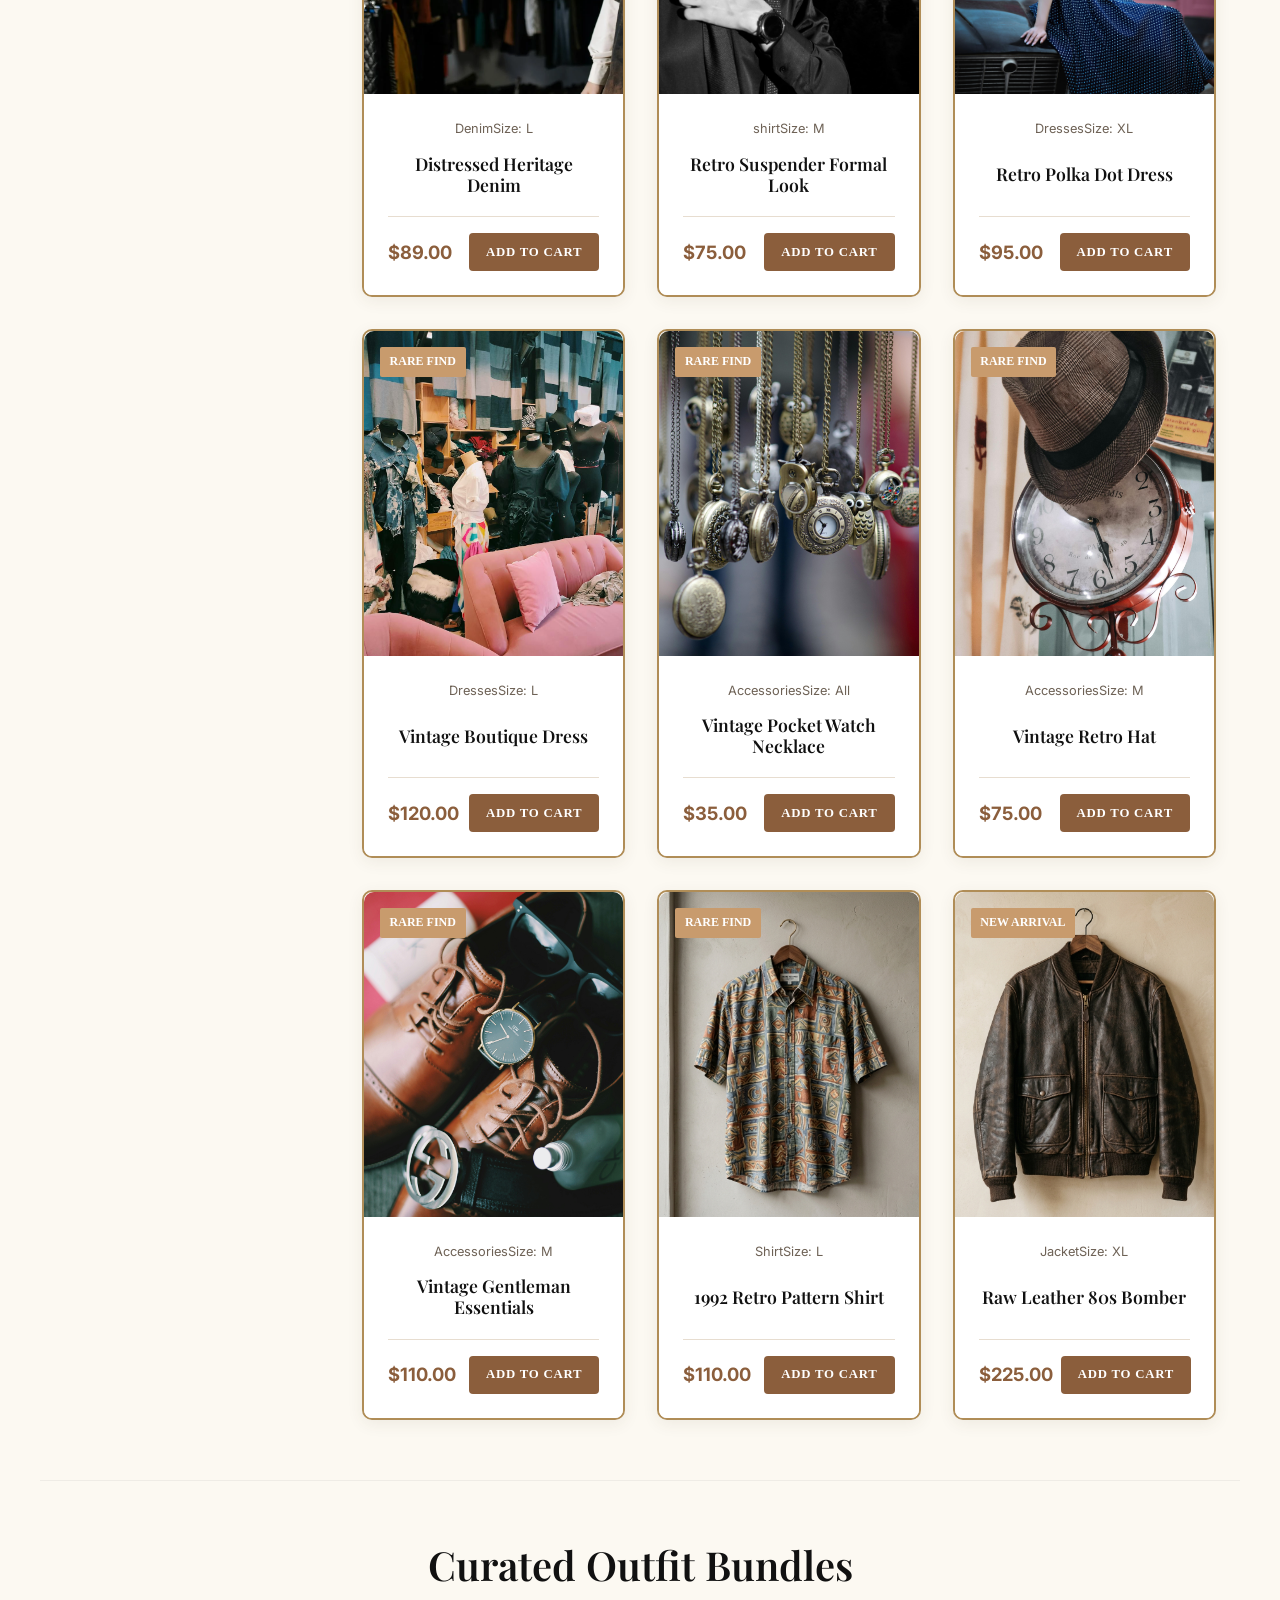
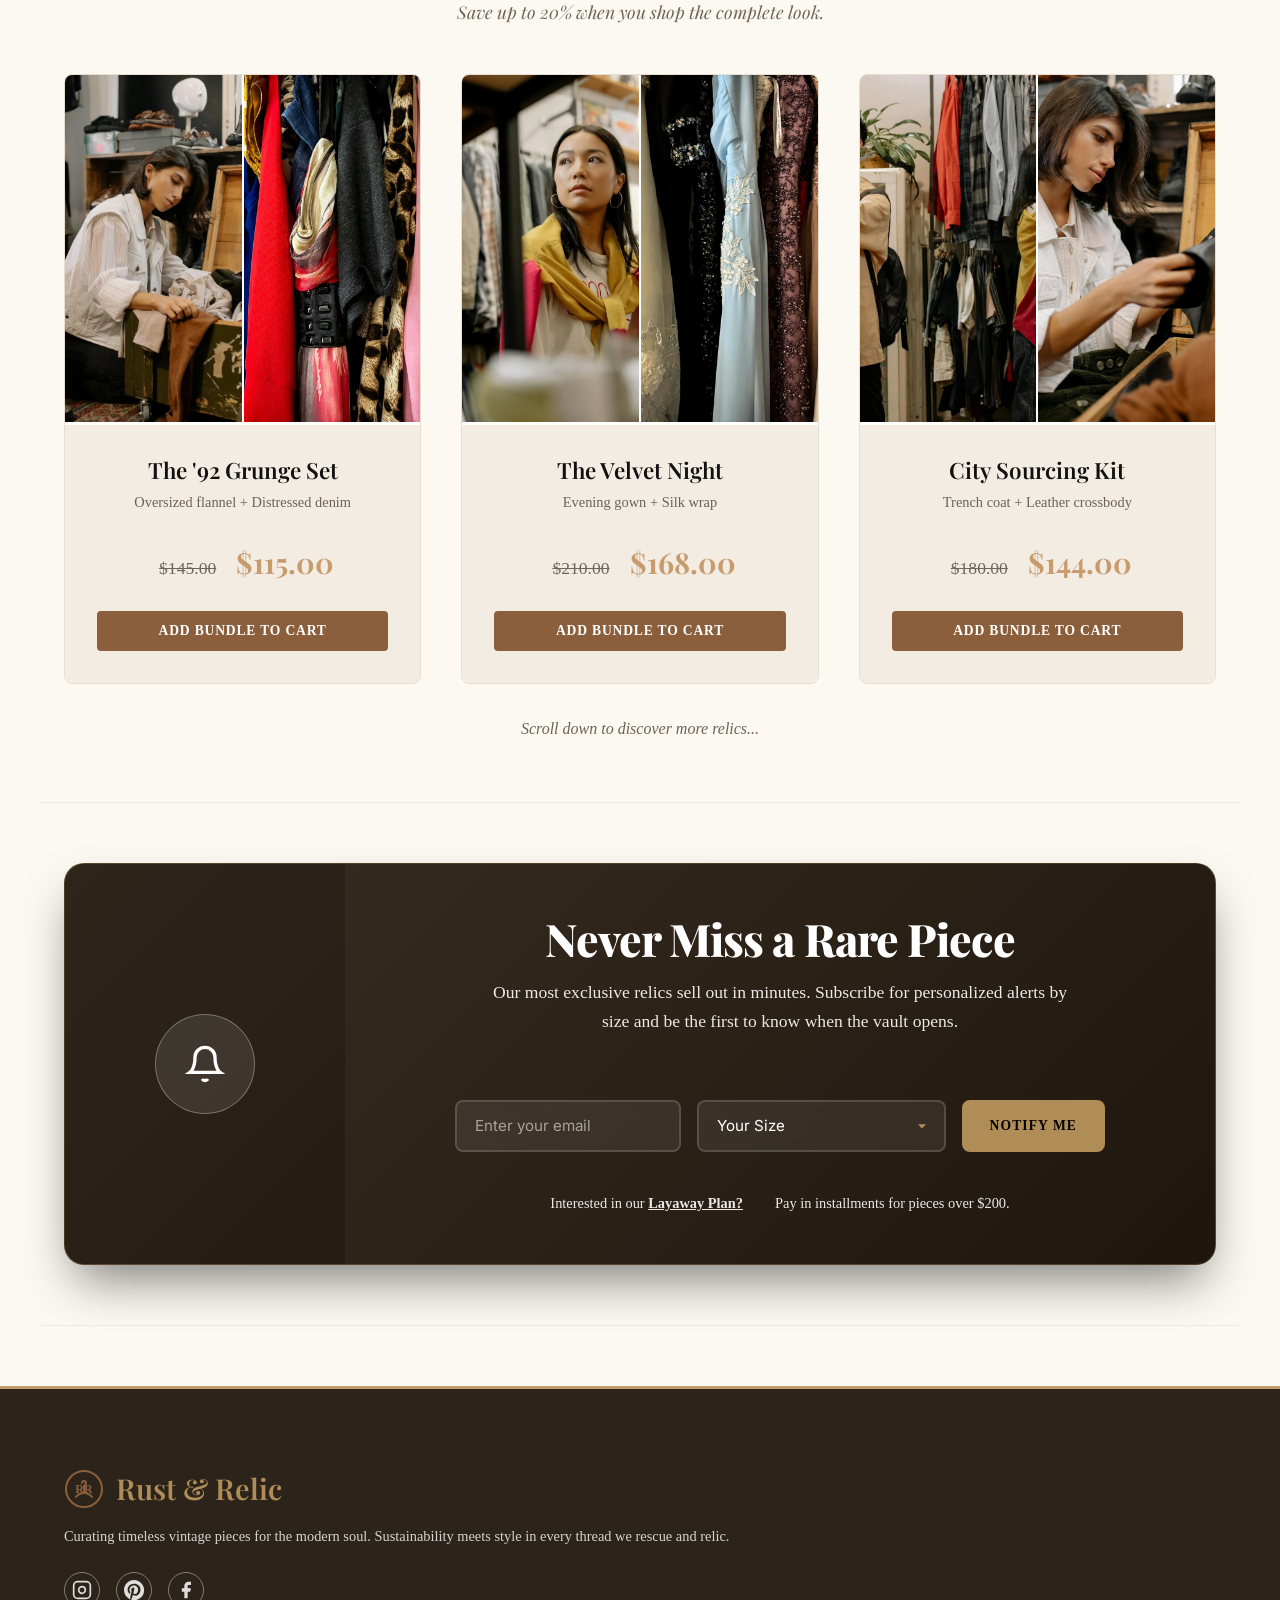
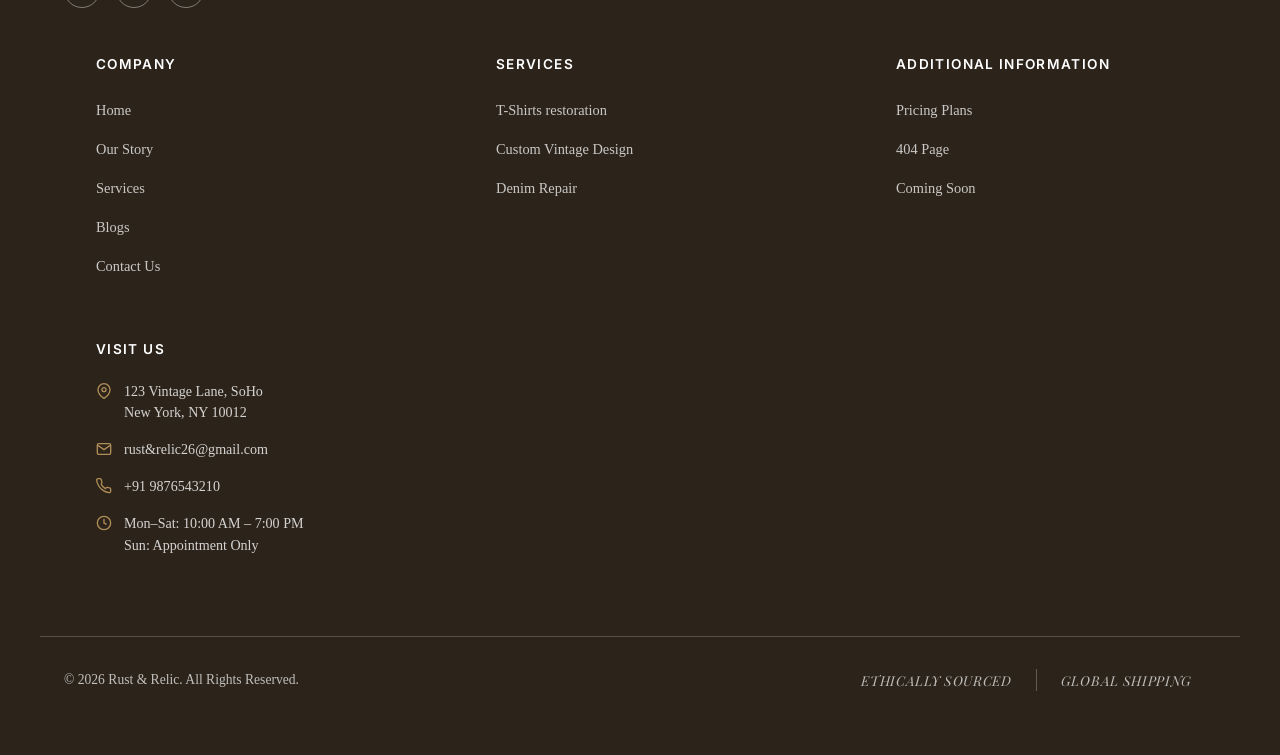
<file: pages/home2.html>
<!DOCTYPE html>
<html lang="en">

<head>
    <meta charset="UTF-8">
    <meta name="viewport" content="width=device-width, initial-scale=1.0">
    <title>Home2 - Rust & Relic</title>
    <link rel="preconnect" href="https://fonts.googleapis.com">
    <link rel="preconnect" href="https://fonts.gstatic.com" crossorigin>
    <link
        href="https://fonts.googleapis.com/css2?family=Playfair+Display:ital,wght@0,400;0,600;0,700;1,400&family=Inter:wght@300;400;500;600&display=swap"
        rel="stylesheet">
    <link rel="stylesheet" href="../css/style.css">
    <link rel="stylesheet" href="../css/home2.css">
    <link rel="icon" type="image/svg+xml" href="../images/logo-new.svg">
</head>

<body class="home2-isolated">
    <header class="site-header">
        <div class="container header-inner">
            <a href="../index.html" class="logo">
                <img src="../images/logo-new.svg" alt="Rust & Relic" class="nav-logo-img">
                <span class="brand-name">Rust & Relic</span>
            </a>

            <nav class="desktop-nav">
                <div class="nav-item dropdown">
                    <a href="#" class="nav-link">HOME <svg class="dropdown-icon" width="12" height="12" viewBox="0 0 24 24" fill="none" stroke="currentColor" stroke-width="2"><path d="M6 9l6 6 6-6"></path></svg></a>
                    <div class="dropdown-menu">
                        <a href="../index.html" class="dropdown-item">Home 1</a>
                        <a href="home2.html" class="dropdown-item">Home 2</a>
                    </div>
                </div>
                <a href="./about.html" class="nav-link">ABOUT US</a>
                <a href="./services.html" class="nav-link">SERVICES</a>
                <a href="./blogs.html" class="nav-link">BLOGS</a>
                <a href="./contact.html" class="nav-link">CONTACT</a>
                <a href="./dashboard.html" class="nav-link">DASHBOARD</a>
            </nav>

            <div class="header-actions">
                <button class="icon-btn theme-toggle" aria-label="Toggle Dark Mode" id="theme-toggle">
                    <svg class="moon-icon" width="20" height="20" fill="none" stroke="currentColor" stroke-width="2"
                        viewBox="0 0 24 24">
                        <path d="M21 12.79A9 9 0 1111.21 3 7 7 0 0021 12.79z"></path>
                    </svg>
                    <svg class="sun-icon" style="display:none;" width="20" height="20" fill="none" stroke="currentColor"
                        stroke-width="2" viewBox="0 0 24 24">
                        <circle cx="12" cy="12" r="5"></circle>
                        <path
                            d="M12 1v2M12 21v2M4.22 4.22l1.42 1.42M18.36 18.36l1.42 1.42M1 12h2M21 12h2M4.22 19.78l1.42-1.42M18.36 5.64l1.42-1.42">
                        </path>
                    </svg>
                </button>
                <button class="rtl-toggle" id="rtl-toggle" aria-label="Toggle RTL layout">RTL</button>
                <a href="./signup.html" class="icon-btn" aria-label="Account">
                    <svg width="20" height="20" fill="none" stroke="currentColor" stroke-width="2" viewBox="0 0 24 24">
                        <path d="M20 21v-2a4 4 0 00-4-4H8a4 4 0 00-4 4v2"></path>   
                        <circle cx="12" cy="7" r="4"></circle>
                    </svg>
                </a>
                <button class="hamburger-btn touch-target" aria-label="Menu" id="mobile-menu-btn">
                    <span></span>
                    <span></span>
                    <span></span>
                </button>
            </div>
        </div>

        
        
        <div class="nav-drawer" id="mobile-drawer">
            <div class="drawer-header">
                <button class="drawer-close" id="drawer-close-btn" aria-label="Close Menu">
                    <svg width="24" height="24" viewBox="0 0 24 24" fill="none" stroke="currentColor" stroke-width="2">
                        <line x1="18" y1="6" x2="6" y2="18"></line>
                        <line x1="6" y1="6" x2="18" y2="18"></line>
                    </svg>
                </button>
            </div>
            
            <nav class="drawer-nav">
                <div class="drawer-section">
                    <a href="../index.html" class="drawer-link">Home</a>
                    <a href="home2.html" class="drawer-link active">Home 2</a>
                    <a href="about.html" class="drawer-link">About</a>
                    <a href="services.html" class="drawer-link">Services</a>
                    <a href="blogs.html" class="drawer-link">Blogs</a>
                    <a href="contact.html" class="drawer-link">Contact</a>
                    <a href="dashboard.html" class="drawer-link">Dashboard</a>
                </div>

                <div class="drawer-separator"></div>

                <div class="drawer-section">
                    <a href="signup.html" class="drawer-link drawer-auth">Signup</a>
                </div>

                <div class="drawer-separator"></div>

                <div class="drawer-controls">
                    <span class="drawer-control-label">Display</span>
                    <button id="drawer-theme-toggle" class="icon-btn theme-toggle" aria-label="Toggle Dark Mode">
                        <svg class="moon-icon" width="18" height="18" fill="none" stroke="currentColor" stroke-width="2" viewBox="0 0 24 24">
                            <path d="M21 12.79A9 9 0 1111.21 3 7 7 0 0021 12.79z"></path>
                        </svg>
                        <svg class="sun-icon" style="display:none;" width="18" height="18" fill="none" stroke="currentColor" stroke-width="2" viewBox="0 0 24 24">
                            <circle cx="12" cy="12" r="5"></circle>
                            <path d="M12 1v2M12 21v2M4.22 4.22l1.42 1.42M18.36 18.36l1.42 1.42M1 12h2M21 12h2M4.22 19.78l1.42-1.42M18.36 5.64l1.42-1.42"></path>
                        </svg>
                    </button>
                    <button class="rtl-toggle" id="drawer-rtl-toggle" aria-label="Toggle RTL layout">RTL</button>
                </div>
            </nav>
        </div>
        <div class="drawer-overlay" id="drawer-overlay"></div>
    </header>

    <main>
        <section class="shop-hero">
            <div class="shop-hero-image">
                <img src="../images/shop bg.webp"
                    alt="Vintage Leather Detail">
            </div>
            <div class="shop-hero-content">
                <span class="sub-heading">Curated Thrift & Rare Finds</span>
                <h1 class="shop-hero-title">Timeless Style,<br>Newly Discovered</h1>
                <p class="shop-hero-desc">Discover unique vintage pieces hand-picked for their character and quality.
                    From rare 70s denim to 90s luxury streetwear, our curated vault features verified relics that stand the test of time, sustainably prepared for the modern wardrobe.</p>

                <div class="hero-buttons">
                    <a href="#products-section" class="btn btn-primary">Shop Now</a>
                    <a href="../index.html" class="btn btn-secondary">Explore Collection</a>
                </div>

                <div class="new-arrival-banner">
                    <span class="badge">NEW ARRIVAL</span>
                    <span>120+ rare pieces added this morning.</span>
                </div>
            </div>
        </section>
        <section id="products-section" class="shop-interface container section-padding">
            <div class="shop-layout grid">
                <aside class="shop-sidebar">
                    <h2 class="sidebar-title">Refine By</h2>

                    <div class="filter-group">
                        <h3 class="filter-heading">Category</h3>
                        <label class="checkbox-label">
                            <input type="checkbox"> Outerwear
                        </label>
                        <label class="checkbox-label">
                            <input type="checkbox"> Denim
                        </label>
                        <label class="checkbox-label">
                            <input type="checkbox"> Dresses
                        </label>
                        <label class="checkbox-label">
                            <input type="checkbox"> shirt
                        </label>
                        <label class="checkbox-label">
                            <input type="checkbox"> Accessories
                        </label>
                        <label class="checkbox-label">
                            <input type="checkbox">jacket
                        </label>
                    </div>

                    <div class="filter-group">
                        <h3 class="filter-heading">Price Range: <span class="current-price">$500</span></h3>
                        <div class="range-slider">
                            <input type="range" min="0" max="500" value="500" class="slider price-range">
                            <div class="range-values">
                                <span>$0</span>
                                <span>$500+</span>
                            </div>
                        </div>
                    </div>

                    <div class="filter-group">
                        <h3 class="filter-heading">New Arrivals</h3>
                        <label class="toggle-label">
                            <input type="checkbox" class="toggle-input">
                            <span class="toggle-slider"></span>
                            <span class="toggle-text">Last 24 Hours</span>
                        </label>
                    </div>
                </aside>
                <div class="shop-main">
                    <div class="shop-top-bar">
                        <span class="item-count"></span>
                        <div class="shop-controls">
                            <button class="btn btn-secondary btn-sm filter-toggle-btn">
                                <svg width="16" height="16" fill="none" stroke="currentColor" stroke-width="2"
                                    viewBox="0 0 24 24">
                                    <path d="M22 3H2l8 9.46V19l4 2v-8.54L22 3z"></path>
                                </svg>
                                Filters
                            </button>
                            <select class="sort-select">
                                <option>Newest First</option>
                                <option>Price: Low to High</option>
                                <option>Price: High to Low</option>
                            </select>
                        </div>
                    </div>

                    <div class="product-grid">
                        <article class="product-card" data-category="dresses">
                            <div class="card-image-wrapper">
                                <span class="badge position-absolute bg-accent">Rare Find</span>
                                <img src="../images/1960s floral.jpeg"
                                    alt="1970s Meadow Floral Dress" class="card-img">
                            </div>
                            <div class="card-info shop-card-info">
                                <div class="card-meta">
                                    <span class="category">Dresses</span>
                                    <span class="size">Size: M</span>
                                </div>
                                <h3 class="card-title">1970s Meadow Floral Dress</h3>
                                <div class="card-footer">
                                    <span class="price">$124.00</span>
                                    <button class="btn btn-primary btn-sm">Add to Cart</button>
                             </div>
                            </div>
                        </article>

                         <article class="product-card" data-category="dresses">
                            <div class="card-image-wrapper">
                                <span class="badge position-absolute bg-accent">Rare Find</span>
                                <img src="../images/urban archmist.webp"
                                    alt="1970s Meadow Floral Dress" class="card-img">
                            </div>
                            <div class="card-info shop-card-info">
                                <div class="card-meta">
                                    <span class="category">Dresses  </span>
                                    <span class="size">Size: M</span>
                                </div>
                                <h3 class="card-title">Urban Archivist</h3>
                                <div class="card-footer">
                                    <span class="price">$180.00</span>
                                    <button class="btn btn-primary btn-sm">Add to Cart</button>
                                </div>
                            </div>
                        </article>

                         <article class="product-card" data-category="jacket">
                            <div class="card-image-wrapper">
                                <span class="badge position-absolute bg-accent">Rare Find</span>
                                <img src="../images/aviator jacket.jpeg"
                                    alt="1970s Meadow Floral Dress" class="card-img">
                            </div>
                            <div class="card-info shop-card-info">
                                <div class="card-meta">
                                    <span class="category">Jacket</span>
                                    <span class="size">Size: M</span>
                                </div>
                                <h3 class="card-title">Distressed Aviator Jacket</h3>
                                <div class="card-footer">
                                    <span class="price">$240.00</span>
                                    <button class="btn btn-primary btn-sm">Add to Cart</button>
                                </div>
                            </div>
                        </article>

                        <article class="product-card" data-category="denim">
                            <div class="card-image-wrapper">
                                <span class="badge position-absolute bg-rust">Bundle Deal</span>
                                <img src="../images/disrested.webp"
                                    alt="Distressed Heritage Denim" class="card-img">
                            </div>
                            <div class="card-info shop-card-info">
                                <div class="card-meta">
                                    <span class="category">Denim</span>
                                    <span class="size">Size: L</span>
                                </div>
                                <h3 class="card-title">Distressed Heritage Denim</h3>
                                <div class="card-footer">
                                    <span class="price">$89.00</span>
                                    <button class="btn btn-primary btn-sm">Add to Cart</button>
                                </div>
                            </div>
                        </article>

                      <article class="product-card" data-category="shirt">
                            <div class="card-image-wrapper">
                                <span class="badge position-absolute bg-accent">Rare Find</span>
                                <img src="../images/pexels-cmrcn-17146799.jpg"
                                    alt="1970s Meadow Floral Dress" class="card-img">
                            </div>
                            <div class="card-info shop-card-info">
                                <div class="card-meta">
                                    <span class="category">shirt</span>
                                    <span class="size">Size: M</span>
                                </div>
                                <h3 class="card-title">Retro Suspender Formal Look</h3>
                                <div class="card-footer">
                                    <span class="price">$75.00</span>
                                    <button class="btn btn-primary btn-sm">Add to Cart</button>
                                </div>
                            </div>
                        </article>

                        <article class="product-card" data-category="dresses">
                            <div class="card-image-wrapper">
                                <span class="badge position-absolute bg-accent">Rare Find</span>
                                <img src="../images/pexels-farzin-12282638.jpg"
                                    alt="1970s Meadow Floral Dress" class="card-img">
                            </div>
                            <div class="card-info shop-card-info">
                                <div class="card-meta">
                                    <span class="category">Dresses</span>
                                    <span class="size">Size: XL</span>
                                </div>
                                <h3 class="card-title">Retro Polka Dot Dress</h3>
                                <div class="card-footer">
                                    <span class="price">$95.00</span>
                                    <button class="btn btn-primary btn-sm">Add to Cart</button>
                                </div>
                            </div>
                        </article>

                        <article class="product-card" data-category="dresses">
                            <div class="card-image-wrapper">
                                <span class="badge position-absolute bg-accent">Rare Find</span>
                                <img src="../images/ser3.jpeg"
                                    alt="1970s Meadow Floral Dress" class="card-img">
                            </div>
                            <div class="card-info shop-card-info">
                                <div class="card-meta">
                                    <span class="category">Dresses</span>
                                    <span class="size">Size: L</span>
                                </div>
                                <h3 class="card-title">Vintage Boutique Dress</h3>
                                <div class="card-footer">
                                    <span class="price">$120.00</span>
                                    <button class="btn btn-primary btn-sm">Add to Cart</button>
                                </div>
                            </div>
                        </article>

                    <article class="product-card" data-category="accessories">
                            <div class="card-image-wrapper">
                                <span class="badge position-absolute bg-accent">Rare Find</span>
                                <img src="../images/pexels-pixabay-51396.jpg"
                                    alt="1970s Meadow Floral Dress" class="card-img">
                            </div>
                            <div class="card-info shop-card-info">
                                <div class="card-meta">
                                    <span class="category">Accessories</span>
                                    <span class="size">Size: All</span>
                                </div>
                                <h3 class="card-title">Vintage Pocket Watch Necklace</h3>
                                <div class="card-footer">
                                    <span class="price">$35.00</span>
                                    <button class="btn btn-primary btn-sm">Add to Cart</button>
                                </div>
                            </div>
                        </article>


                        <article class="product-card" data-category="accessories">
                            <div class="card-image-wrapper">
                                <span class="badge position-absolute bg-accent">Rare Find</span>
                                <img src="../images/pexels-kaderdygnn-9303515.jpg"
                                    alt="1970s Meadow Floral Dress" class="card-img">
                            </div>
                            <div class="card-info shop-card-info">
                                <div class="card-meta">
                                    <span class="category">Accessories</span>
                                    <span class="size">Size: M</span>
                                </div>
                                <h3 class="card-title">Vintage Retro Hat</h3>
                                <div class="card-footer">
                                    <span class="price">$75.00</span>
                                    <button class="btn btn-primary btn-sm">Add to Cart</button>
                                </div>
                            </div>
                        </article>


                        <article class="product-card" data-category="accessories">
                            <div class="card-image-wrapper">
                                <span class="badge position-absolute bg-accent">Rare Find</span>
                                <img src="../images/pexels-nor-llorca-1258006-2494607.jpg"
                                    alt="1970s Meadow Floral Dress" class="card-img">
                            </div>
                            <div class="card-info shop-card-info">
                                <div class="card-meta">
                                    <span class="category">Accessories</span>
                                    <span class="size">Size: M</span>
                                </div>
                                <h3 class="card-title">Vintage Gentleman Essentials</h3>
                                <div class="card-footer">
                                    <span class="price">$110.00</span>
                                    <button class="btn btn-primary btn-sm">Add to Cart</button>
                                </div>
                            </div>
                        </article>

                         <article class="product-card" data-category="shirt">
                            <div class="card-image-wrapper">
                                <span class="badge position-absolute bg-accent">Rare Find</span>
                                <img src="../images/vintage-shirt.png"
                                    alt="1992 Retro Pattern Shirt" class="card-img">
                            </div>
                            <div class="card-info shop-card-info">
                                <div class="card-meta">
                                    <span class="category">Shirt</span>
                                    <span class="size">Size: L</span>
                                </div>
                                <h3 class="card-title">1992 Retro Pattern Shirt</h3>
                                <div class="card-footer">
                                    <span class="price">$110.00</span>
                                    <button class="btn btn-primary btn-sm">Add to Cart</button>
                                </div>
                            </div>
                        </article>
                        <article class="product-card" data-category="jacket">
                            <div class="card-image-wrapper">
                                <span class="badge position-absolute bg-accent">New Arrival</span>
                                <img src="../images/vintage-jacket.png"
                                    alt="Raw Leather 80s Bomber" class="card-img">
                            </div>
                            <div class="card-info shop-card-info">
                                <div class="card-meta">
                                    <span class="category">Jacket</span>
                                    <span class="size">Size: XL</span>
                                </div>
                                <h3 class="card-title">Raw Leather 80s Bomber</h3>
                                <div class="card-footer">
                                    <span class="price">$225.00</span>
                                    <button class="btn btn-primary btn-sm">Add to Cart</button>
                                </div>
                            </div>
                        </article>
        </section>
        <section class="outfits-section container section-padding">
            <div class="section-header text-center">
                <h2 class="section-title">Curated Outfit Bundles</h2>
                <p class="section-desc">Save up to 20% when you shop the complete look.</p>
            </div>

            <div class="grid cards-grid">
                <article class="bundle-card">
                    <div class="split-image-container">
                        <img src="../images/gs1.webp" alt="Flannel"
                            class="split-img left">
                        <img src="../images/gs2.jpeg" alt="Denim"
                            class="split-img right">
                    </div>
                    <div class="bundle-info">
                        <h3 class="bundle-title">The '92 Grunge Set</h3>
                        <p class="bundle-items">Oversized flannel + Distressed denim</p>
                        <div class="bundle-pricing">
                            <span class="original-price">$145.00</span>
                            <span class="sale-price">$115.00</span>
                        </div>
                        <button class="btn btn-primary full-width">Add Bundle to Cart</button>
                    </div>
                </article>
                <article class="bundle-card">
                    <div class="split-image-container">
                        <img src="../images/velvet1.webp" alt="Evening Gown"
                            class="split-img left">
                        <img src="../images/velvet2.jpeg" alt="Silk Wrap"
                            class="split-img right">
                    </div>
                    <div class="bundle-info">
                        <h3 class="bundle-title">The Velvet Night</h3>
                        <p class="bundle-items">Evening gown + Silk wrap</p>
                        <div class="bundle-pricing">
                            <span class="original-price">$210.00</span>
                            <span class="sale-price">$168.00</span>
                        </div>
                        <button class="btn btn-primary full-width">Add Bundle to Cart</button>
                    </div>
                </article>

                <article class="bundle-card">
                    <div class="split-image-container">
                        <img src="../images/kit1.webp" alt="Trench Coat"
                            class="split-img left">
                        <img src="../images/kit2.jpeg" alt="Leather Crossbody"
                            class="split-img right">
                    </div>
                    <div class="bundle-info">
                        <h3 class="bundle-title">City Sourcing Kit</h3>
                        <p class="bundle-items">Trench coat + Leather crossbody</p>
                        <div class="bundle-pricing">
                            <span class="original-price">$180.00</span>
                            <span class="sale-price">$144.00</span>
                        </div>
                        <button class="btn btn-primary full-width">Add Bundle to Cart</button>
                    </div>
                </article>
            </div>

            <div class="text-center mt-auto" style="margin-top:2rem">
                <span style="font-style:italic;color:var(--clr-text-light)">Scroll down to discover more
                    relics...</span>
            </div>
        </section>

        <section class="container section-padding">
            <div class="rare-piece-banner">
                <div class="banner-icon-bg">
                    <div class="bell-icon-wrapper">
                        <svg width="40" height="40" fill="none" stroke="currentColor" stroke-width="2"
                            viewBox="0 0 24 24">
                            <path d="M18 8A6 6 0 006 8c0 7-3 9-3 9h18s-3-2-3-9zm-4.27 13a2 2 0 01-3.46 0"></path>
                        </svg>
                    </div>
                </div>
                <div class="banner-content">
                    <h2 class="banner-title">Never Miss a Rare Piece</h2>
                    <p class="banner-desc">Our most exclusive relics sell out in minutes. Subscribe for personalized
                        alerts by size and be the first to know when the vault opens.</p>

                    <form class="inline-alert-form">
                        <input type="email" placeholder="Enter your email" class="form-input outline-input" required>
                        <select class="form-select outline-input">
                            <option>Your Size</option>
                            <option>XS</option>
                            <option>S</option>
                            <option>M</option>
                            <option>L</option>
                            <option>XL</option>
                        </select>
                        <button type="submit" class="btn btn-secondary border-btn">Notify Me</button>
                    </form>

                    <div class="banner-footer">
                        <p>Interested in our <a href="#" class="layaway-link">Layaway Plan?</a></p>
                        <p>Pay in installments for pieces over $200.</p>
                    </div>
                </div>
            </div>
        </section>
    </main>

    <footer class="site-footer">
        <div class="container footer-grid">
            <div class="footer-brand">
                <div style="display: flex; align-items: center; gap: 12px; margin-bottom: 1rem;">
                    <img src="../images/logo-new.svg" alt="Rust & Relic" style="height: 40px; width: auto;">
                    <h2 class="footer-title" style="color: #B08D57; margin-bottom: 0;">Rust & Relic</h2>
                </div>
                <p class="footer-desc">Curating timeless vintage pieces for the modern soul. Sustainability meets style
                    in every thread we rescue and relic.</p>
                <div class="social-links">
                    <a href="#" class="social-icon" aria-label="Instagram">
                        <svg width="20" height="20" fill="none" stroke="currentColor" stroke-width="2"
                            viewBox="0 0 24 24">
                            <path d="M16 11.37A4 4 0 1112.63 8 4 4 0 0116 11.37z"></path>
                            <path d="M6.5 6.5h.01"></path>
                            <rect x="2" y="2" width="20" height="20" rx="5" ry="5"></rect>
                        </svg>
                    </a>
                    <a href="#" class="social-icon" aria-label="Pinterest">
                        <svg width="20" height="20" fill="currentColor" viewBox="0 0 24 24">
                            <path
                                d="M12.017 0C5.396 0 .029 5.367.029 11.987c0 5.079 3.158 9.417 7.618 11.162-.105-.949-.199-2.403.041-3.439.219-.937 1.406-5.957 1.406-5.957s-.359-.72-.359-1.781c0-1.663.967-2.911 2.168-2.911 1.024 0 1.518.769 1.518 1.688 0 1.029-.653 2.567-.992 3.992-.285 1.193.6 2.165 1.775 2.165 2.128 0 3.768-2.245 3.768-5.487 0-2.861-2.063-4.869-5.008-4.869-3.41 0-5.409 2.562-5.409 5.199 0 1.033.394 2.143.889 2.741.099.12.112.225.085.345-.09.375-.293 1.199-.334 1.363-.053.225-.172.271-.401.165-1.495-.69-2.433-2.878-2.433-4.646 0-3.776 2.748-7.252 7.951-7.252 4.182 0 7.436 2.981 7.436 6.953 0 4.156-2.617 7.502-6.255 7.502-1.221 0-2.373-.635-2.768-1.385l-.756 2.879c-.274 1.043-1.015 2.345-1.515 3.141 1.196.371 2.457.572 3.766.572 6.627 0 11.989-5.365 11.989-11.986C24 5.367 18.644 0 12.017 0z" />
                        </svg>
                    </a>
                    <a href="#" class="social-icon" aria-label="Facebook">
                        <svg width="20" height="20" fill="currentColor" viewBox="0 0 24 24">
                            <path d="M18 2h-3a5 5 0 00-5 5v3H7v4h3v8h4v-8h3l1-4h-4V7a1 1 0 011-1h3z"></path>
                        </svg>
                    </a>
                </div>
            </div>

            <div class="footer-links">
                <h3 class="footer-heading">COMPANY</h3>
                <ul>
                    <li><a href="../index.html">Home</a></li>
                    <li><a href="about.html">Our Story</a></li>
                    <li><a href="services.html">Services</a></li>
                    <li><a href="blogs.html">Blogs</a></li>
                    <li><a href="contact.html">Contact Us</a></li>
                </ul>
            </div>
            <div class="footer-links">
                <h3 class="footer-heading">SERVICES</h3>
                <ul>
                    <li><a href="services.html">T-Shirts restoration</a></li>
                    <li><a href="services.html">Custom Vintage Design</a></li>
                    <li><a href="services.html">Denim Repair</a></li>
                </ul>
            </div>
            <div class="footer-links">
                <h3 class="footer-heading">Additional Information</h3>
                <ul>
                    <li><a href="pricing.html">Pricing Plans</a></li>
                    <li><a href="404.html">404 Page</a></li>
                    <li><a href="coming-soon.html">Coming Soon</a></li>
                </ul>
            </div>
            <div class="footer-contact-col">
                <h3 class="footer-heading">VISIT US</h3>
                <div class="footer-contact-item">
                    <svg width="16" height="16" fill="none" stroke="currentColor" stroke-width="2" viewBox="0 0 24 24"><path d="M21 10c0 7-9 13-9 13s-9-6-9-13a9 9 0 0 1 18 0z"></path><circle cx="12" cy="10" r="3"></circle></svg>
                    <span>123 Vintage Lane, SoHo<br>New York, NY 10012</span>
                </div>
                <div class="footer-contact-item">
                    <svg width="16" height="16" fill="none" stroke="currentColor" stroke-width="2" viewBox="0 0 24 24"><path d="M4 4h16c1.1 0 2 .9 2 2v12c0 1.1-.9 2-2 2H4c-1.1 0-2-.9-2-2V6c0-1.1.9-2 2-2z"></path><polyline points="22,6 12,13 2,6"></polyline></svg>
                    <a href="mailto:rust&relic26@gmail.com">rust&relic26@gmail.com</a>
                </div>
                <div class="footer-contact-item">
                    <svg width="16" height="16" fill="none" stroke="currentColor" stroke-width="2" viewBox="0 0 24 24"><path d="M22 16.92v3a2 2 0 0 1-2.18 2 19.79 19.79 0 0 1-8.63-3.07A19.5 19.5 0 0 1 4.13 12 19.79 19.79 0 0 1 1.06 3.38 2 2 0 0 1 3.04 1h3a2 2 0 0 1 2 1.72c.127.96.361 1.903.7 2.81a2 2 0 0 1-.45 2.11L8.09 9.91a16 16 0 0 0 6 6l1.27-1.27a2 2 0 0 1 2.11-.45c.907.339 1.85.573 2.81.7A2 2 0 0 1 22 16.92z"></path></svg>
                    <a href="tel:+919876543210">+91 9876543210</a>
                </div>
                <div class="footer-contact-item">
                    <svg width="16" height="16" fill="none" stroke="currentColor" stroke-width="2" viewBox="0 0 24 24"><circle cx="12" cy="12" r="10"></circle><polyline points="12 6 12 12 16 14"></polyline></svg>
                    <span>Mon–Sat: 10:00 AM – 7:00 PM<br>Sun: Appointment Only</span>
                </div>

            </div>
        </div>
        <div class="footer-bottom container">
            <p>&copy; 2026 Rust & Relic. All Rights Reserved.</p>
            <div class="footer-badges">
                <span>ETHICALLY SOURCED</span>
                <span>GLOBAL SHIPPING</span>
            </div>
        </div>
    </footer>

    <script src="../js/main.js"></script>
    <script src="../js/home2.js"></script>
</body>

</html>
</file>
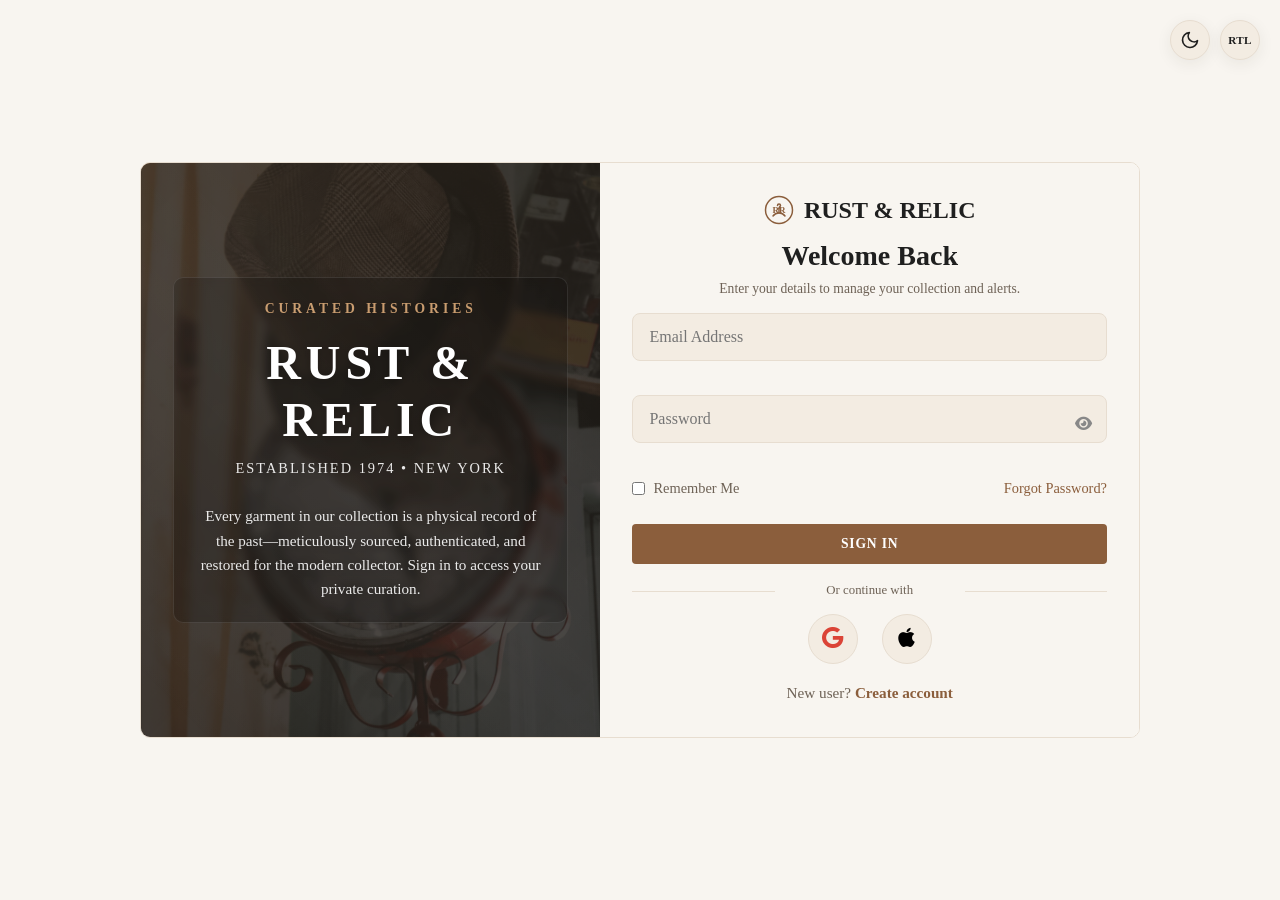
<file: pages/login.html>
<!DOCTYPE html>
<html lang="en">
<head>
    <meta charset="UTF-8">
    <meta name="viewport" content="width=device-width, initial-scale=1.0">
    <title>Login - Rust & Relic</title>
    <link rel="stylesheet" href="../css/style.css">
    <link rel="stylesheet" href="../css/signup.css">
    <link rel="stylesheet" href="https://cdnjs.cloudflare.com/ajax/libs/font-awesome/6.4.0/css/all.min.css">
    <link rel="icon" type="image/svg+xml" href="../images/logo-new.svg">
</head>
<body class="auth-page login-page">
    <div class="theme-toggle-wrapper">
        <button class="theme-toggle-btn" id="theme-toggle" aria-label="Toggle Dark Mode">
            <svg class="sun-icon" style="display: none;" xmlns="http://www.w3.org/2000/svg" width="20"
                height="20" viewBox="0 0 24 24" fill="none" stroke="currentColor" stroke-width="2"
                stroke-linecap="round" stroke-linejoin="round">
                <circle cx="12" cy="12" r="5"></circle>
                <line x1="12" y1="1" x2="12" y2="3"></line>
                <line x1="12" y1="21" x2="12" y2="23"></line>
                <line x1="4.22" y1="4.22" x2="5.64" y2="5.64"></line>
                <line x1="18.36" y1="18.36" x2="19.78" y2="19.78"></line>
                <line x1="1" y1="12" x2="3" y2="12"></line>
                <line x1="21" y1="12" x2="23" y2="12"></line>
                <line x1="4.22" y1="19.78" x2="5.64" y2="18.36"></line>
                <line x1="18.36" y1="5.64" x2="19.78" y2="4.22"></line>
            </svg>
            <svg class="moon-icon" xmlns="http://www.w3.org/2000/svg" width="20" height="20" viewBox="0 0 24 24"
                fill="none" stroke="currentColor" stroke-width="2" stroke-linecap="round"
                stroke-linejoin="round">
                <path d="M21 12.79A9 9 0 1 1 11.21 3 7 7 0 0 0 21 12.79z"></path>
            </svg>
        </button>
        <button class="rtl-toggle" id="rtl-toggle" aria-label="Toggle RTL layout">RTL</button>
    </div>

    <div class="signup-container1">
            <div class="auth-wrapper">
                <div class="left-side">
                    <div class="brand-overlay">
                        <span class="brand-subtitle">CURATED HISTORIES</span>
                        <h1 class="brand-text">RUST & RELIC</h1>
                        <p class="brand-tagline">ESTABLISHED 1974 &bull; NEW YORK</p>
                        <p class="brand-story">Every garment in our collection is a physical record of the past—meticulously sourced, authenticated, and restored for the modern collector. Sign in to access your private curation.</p>
                    </div>
                </div>
                <div class="right-side">
                    <a href="../index.html" class="mobile-brand" style="display: flex; align-items: center; justify-content: center; gap: 10px; margin-bottom: 1rem; text-decoration: none; color: inherit;">
                        <img src="../images/logo-new.svg" alt="Rust & Relic" class="nav-logo-img" style="height: 30px;">
                        <h2 style="margin: 0;">RUST & RELIC</h2>
                    </a>
                    
                    <h1 class="hero-title">Welcome Back</h1>
                    <p class="subtitle">Enter your details to manage your collection and alerts.</p>
                    
                    <form id="loginForm" class="auth-form">
                        <div class="form-group">
                            <input type="email" placeholder="Email Address" required class="signup-form-input">
                            <div class="error-message">Invalid email address</div>
                        </div>
                        
                        <div class="form-group" style="position: relative;">
                            <input type="password" id="password" placeholder="Password" required class="signup-form-input" style="padding-right: 40px;">
                            <i class="fas fa-eye" id="togglePassword" style="position: absolute; right: 15px; top: 50%; transform: translateY(-50%); cursor: pointer; color: #888;"></i>
                            <div class="error-message">Incorrect password</div>
                        </div>
                        
                        <div class="form-options">
                            <label class="remember-me">
                                <input type="checkbox"> Remember Me
                            </label>
                            <a href="#" class="forgot-password">Forgot Password?</a>
                        </div>
                        
                        <button type="submit" class="btn btn-primary full-width-btn">Sign In</button>
                    </form>

                    <div class="social-login">
                        <p class="divider"><span>Or continue with</span></p>
                        <div class="social-icons">
                            <a href="https://accounts.google.com/" class="social-btn google" aria-label="Sign in with Google">
                                <i class="fab fa-google"></i>
                            </a>
                            <a href="https://appleid.apple.com/" class="social-btn apple" aria-label="Sign in with Apple">
                                <i class="fab fa-apple"></i>
                            </a>
                        </div>
                    </div>
                    
                    <div class="auth-footer">
                        <p>New user? <a href="signup.html">Create account</a></p>
                    </div>
                </div>
            </div>
        </div>
    <script>
        const togglePassword = document.querySelector('#togglePassword');
        const password = document.querySelector('#password');
        togglePassword.addEventListener('click', function () {
            const type = password.getAttribute('type') === 'password' ? 'text' : 'password';
            password.setAttribute('type', type);
            this.classList.toggle('fa-eye-slash');
        });
    </script>
    <script src="../js/main.js"></script>
</body>
</html>
</file>
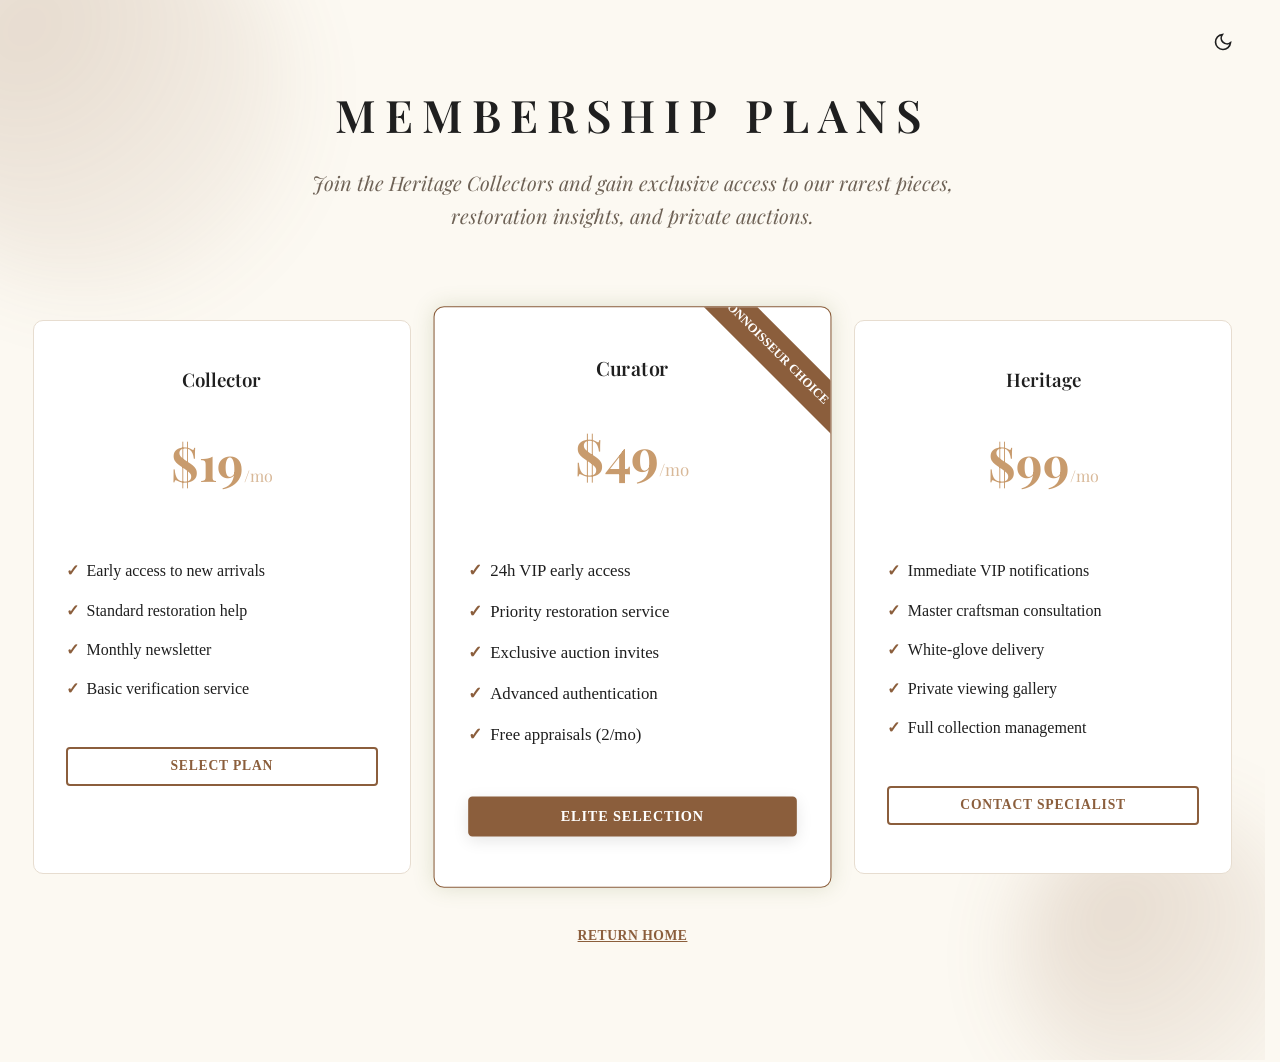
<file: pages/pricing.html>
<!DOCTYPE html>
<html lang="en">
<head>
    <meta charset="UTF-8">
    <meta name="viewport" content="width=device-width, initial-scale=1.0">
    <title>Pricing Plans | Rust & Relic</title>
    <link rel="preconnect" href="https://fonts.googleapis.com">
    <link rel="preconnect" href="https://fonts.gstatic.com" crossorigin>
    <link href="https://fonts.googleapis.com/css2?family=Inter:wght@400;500;600;700&family=Playfair+Display:ital,wght@0,600;0,700;1,600&display=swap" rel="stylesheet">
    <link rel="stylesheet" href="../css/style.css">
    <link rel="stylesheet" href="../css/utility-pages.css">
     <link rel="icon" type="image/svg+xml" href="../images/logo-new.svg">
</head>
<body>
    <div class="utility-container">
        <div class="bg-animation">
            <div class="sphere sphere-1"></div>
            <div class="sphere sphere-2"></div>
        </div>

        <div class="theme-toggle-wrapper">
            <button class="icon-btn theme-toggle" aria-label="Toggle Dark Mode" id="theme-toggle">
                <svg class="moon-icon" width="20" height="20" fill="none" stroke="currentColor" stroke-width="2" viewBox="0 0 24 24">
                    <path d="M21 12.79A9 9 0 1111.21 3 7 7 0 0021 12.79z"></path>
                </svg>
                <svg class="sun-icon" style="display:none;" width="20" height="20" fill="none" stroke="currentColor" stroke-width="2" viewBox="0 0 24 24">
                    <circle cx="12" cy="12" r="5"></circle>
                    <path d="M12 1v2M12 21v2M4.22 4.22l1.42 1.42M18.36 18.36l1.42 1.42M1 12h2M21 12h2M4.22 19.78l1.42-1.42M18.36 5.64l1.42-1.42"></path>
                </svg>
            </button>
        </div>

        <section class="pricing-section">
            <h1 class="section-title">Membership Plans</h1>
            <p class="section-desc">Join the Heritage Collectors and gain exclusive access to our rarest pieces, restoration insights, and private auctions.</p>
            
            <div class="pricing-grid">
                <div class="pricing-card">
                    <h3>Collector</h3>
                    <div class="price">$19<span>/mo</span></div>
                    <ul class="pricing-features">
                        <li>Early access to new arrivals</li>
                        <li>Standard restoration help</li>
                        <li>Monthly newsletter</li>
                        <li>Basic verification service</li>
                    </ul>
                    <a href="#" class="btn btn-secondary">Select Plan</a>
                </div>

                <div class="pricing-card popular">
                    <span class="popular-badge">Connoisseur Choice</span>
                    <h3>Curator</h3>
                    <div class="price">$49<span>/mo</span></div>
                    <ul class="pricing-features">
                        <li>24h VIP early access</li>
                        <li>Priority restoration service</li>
                        <li>Exclusive auction invites</li>
                        <li>Advanced authentication</li>
                        <li>Free appraisals (2/mo)</li>
                    </ul>
                    <a href="#" class="btn btn-primary">Elite Selection</a>
                </div>

                <div class="pricing-card">
                    <h3>Heritage</h3>
                    <div class="price">$99<span>/mo</span></div>
                    <ul class="pricing-features">
                        <li>Immediate VIP notifications</li>
                        <li>Master craftsman consultation</li>
                        <li>White-glove delivery</li>
                        <li>Private viewing gallery</li>
                        <li>Full collection management</li>
                    </ul>
                    <a href="#" class="btn btn-secondary">Contact Specialist</a>
                </div>
            </div>

            <div style="margin-top: 3rem;">
                <a href="../index.html" class="btn btn-link">Return Home</a>
            </div>
        </section>
    </div>

    <script src="../js/utility-pages.js"></script>
</body>
</html>
</file>
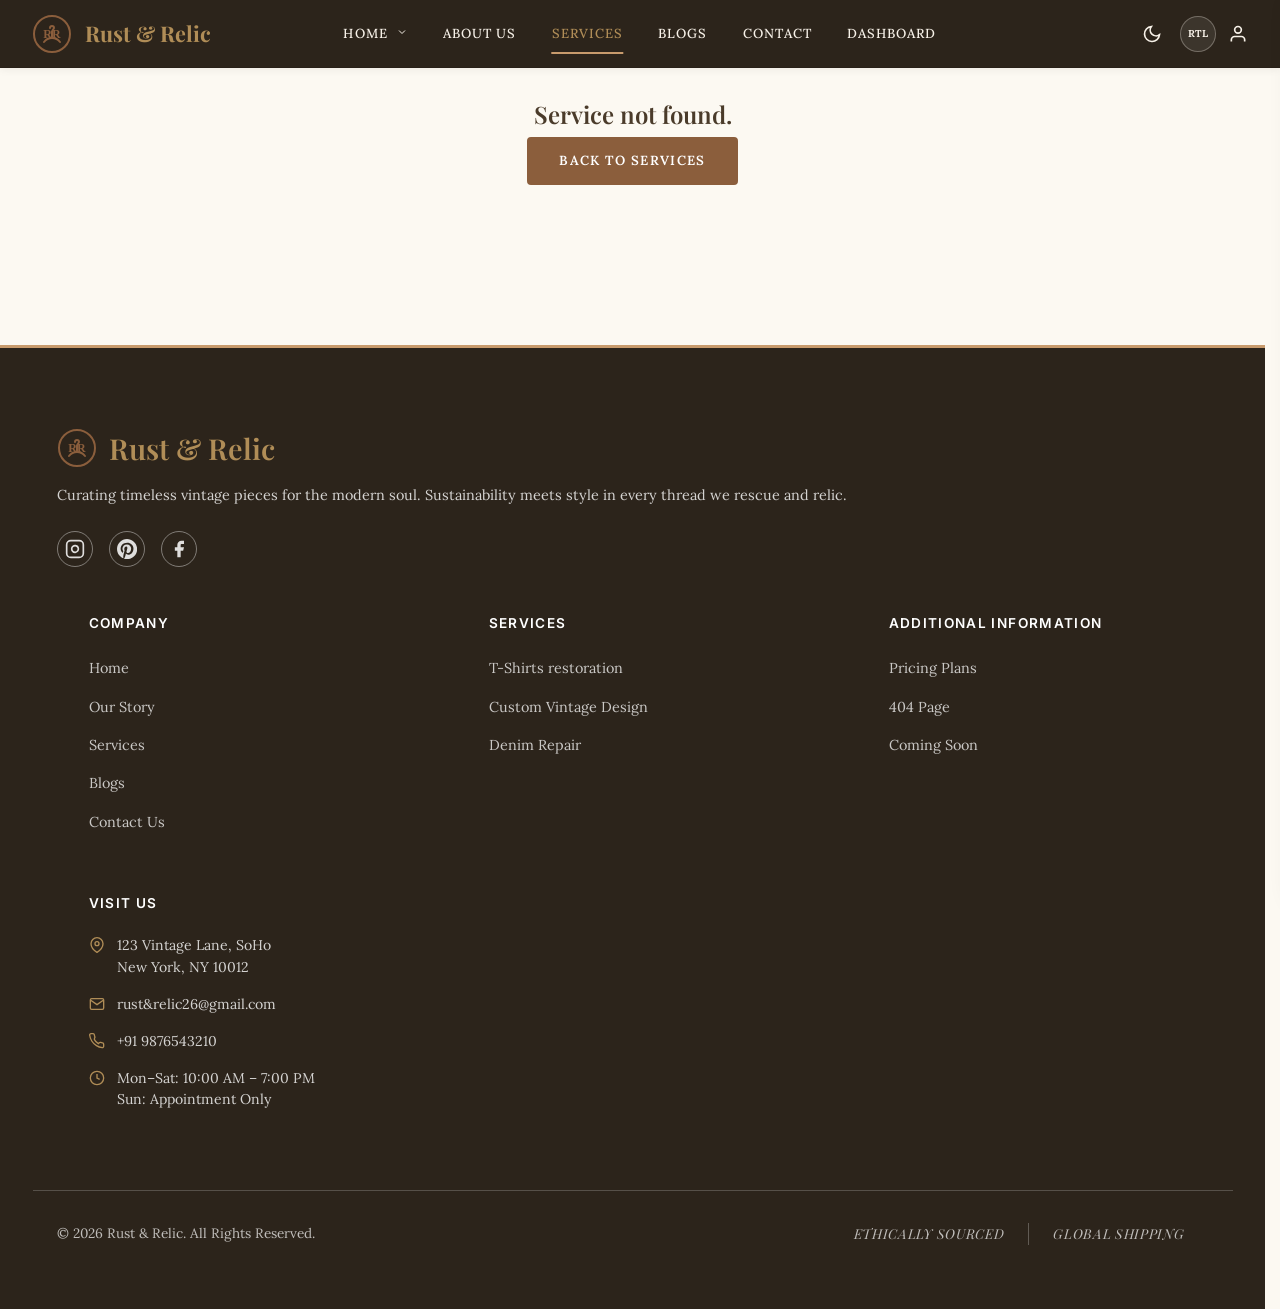
<file: pages/service-details.html>
<!DOCTYPE html>
<html lang="en">

<head>
    <meta charset="UTF-8">
    <meta name="viewport" content="width=device-width, initial-scale=1.0">
    <title>Service Details - Rust & Relic</title>
    <link rel="preconnect" href="https://fonts.googleapis.com">
    <link rel="preconnect" href="https://fonts.gstatic.com" crossorigin>
    <link
        href="https://fonts.googleapis.com/css2?family=Playfair+Display:ital,wght@0,400;0,600;0,700;1,400&family=Lora:ital,wght@0,400;0,500;0,600;1,400;1,500&family=Libre+Baskerville:ital,wght@0,400;0,700;1,400&family=Inter:wght@300;400;500;600&display=swap"
        rel="stylesheet">

    <link rel="stylesheet" href="../css/style.css">
    <link rel="stylesheet" href="../css/service-details.css">
    <link rel="icon" type="image/svg+xml" href="../images/logo-new.svg">
</head>
<body>

    <header class="site-header">
        <div class="container header-inner">
            <a href="../index.html" class="logo">
                <img src="../images/logo-new.svg" alt="Rust & Relic" class="nav-logo-img">
                <span class="brand-name">Rust & Relic</span>
            </a>
            <nav class="desktop-nav">
                <div class="nav-item dropdown">
                    <a href="#" class="nav-link">HOME <svg class="dropdown-icon" width="12" height="12" viewBox="0 0 24 24" fill="none" stroke="currentColor" stroke-width="2"><path d="M6 9l6 6 6-6"></path></svg></a>
                    <div class="dropdown-menu">
                        <a href="../index.html" class="dropdown-item">Home 1</a>
                        <a href="home2.html" class="dropdown-item">Home 2</a>
                    </div>
                </div>
                <a href="about.html" class="nav-link">ABOUT US</a>
                <a href="services.html" class="nav-link active">SERVICES</a>
                <a href="blogs.html" class="nav-link">BLOGS</a>
                <a href="contact.html" class="nav-link">CONTACT</a>
                <a href="dashboard.html" class="nav-link">DASHBOARD</a>
            </nav>

            <div class="header-actions">
                <button class="icon-btn theme-toggle" aria-label="Toggle Dark Mode" id="theme-toggle">
                    <svg class="moon-icon" width="20" height="20" fill="none" stroke="currentColor" stroke-width="2"
                        viewBox="0 0 24 24">
                        <path d="M21 12.79A9 9 0 1111.21 3 7 7 0 0021 12.79z"></path>
                    </svg>
                    <svg class="sun-icon" style="display:none;" width="20" height="20" fill="none" stroke="currentColor"
                        stroke-width="2" viewBox="0 0 24 24">
                        <circle cx="12" cy="12" r="5"></circle>
                        <path
                            d="M12 1v2M12 21v2M4.22 4.22l1.42 1.42M18.36 18.36l1.42 1.42M1 12h2M21 12h2M4.22 19.78l1.42-1.42M18.36 5.64l1.42-1.42">
                        </path>
                    </svg>
                </button>
                <button class="rtl-toggle" id="rtl-toggle" aria-label="Toggle RTL layout">RTL</button>
                <a href="./signup.html" class="icon-btn" aria-label="Account">
                    <svg width="20" height="20" fill="none" stroke="currentColor" stroke-width="2" viewBox="0 0 24 24">
                        <path d="M20 21v-2a4 4 0 00-4-4H8a4 4 0 00-4 4v2"></path>
                        <circle cx="12" cy="7" r="4"></circle>
                    </svg>
                </a>
                <button class="hamburger-btn" aria-label="Menu" id="mobile-menu-btn">
                    <span></span>
                    <span></span>
                    <span></span>
                </button>
            </div>
        </div>
    </header>

    
    <div class="nav-drawer" id="mobile-drawer">
        <div class="drawer-header">
            <button class="drawer-close" id="drawer-close-btn" aria-label="Close Menu">
                <svg width="24" height="24" viewBox="0 0 24 24" fill="none" stroke="currentColor" stroke-width="2">
                    <line x1="18" y1="6" x2="6" y2="18"></line>
                    <line x1="6" y1="6" x2="18" y2="18"></line>
                </svg>
            </button>
        </div>
        
        <nav class="drawer-nav">
            <div class="drawer-section">
                <a href="../index.html" class="drawer-link">Home</a>
                <a href="home2.html" class="drawer-link">Home 2</a>
                <a href="about.html" class="drawer-link">About</a>
                <a href="services.html" class="drawer-link active">Services</a>
                <a href="blogs.html" class="drawer-link">Blogs</a>
                <a href="contact.html" class="drawer-link">Contact</a>
                <a href="dashboard.html" class="drawer-link">Dashboard</a>
            </div>

            <div class="drawer-separator"></div>

            <div class="drawer-section">
                <a href="signup.html" class="drawer-link drawer-auth">Signup</a>
            </div>

            <div class="drawer-separator"></div>

            <div class="drawer-controls">
                <span class="drawer-control-label">Display</span>
                <button id="drawer-theme-toggle" class="icon-btn theme-toggle" aria-label="Toggle Dark Mode">
                    <svg class="moon-icon" width="18" height="18" fill="none" stroke="currentColor" stroke-width="2" viewBox="0 0 24 24">
                        <path d="M21 12.79A9 9 0 1111.21 3 7 7 0 0021 12.79z"></path>
                    </svg>
                    <svg class="sun-icon" style="display:none;" width="18" height="18" fill="none" stroke="currentColor" stroke-width="2" viewBox="0 0 24 24">
                        <circle cx="12" cy="12" r="5"></circle>
                        <path d="M12 1v2M12 21v2M4.22 4.22l1.42 1.42M18.36 18.36l1.42 1.42M1 12h2M21 12h2M4.22 19.78l1.42-1.42M18.36 5.64l1.42-1.42"></path>
                    </svg>
                </button>
                <button class="rtl-toggle" id="drawer-rtl-toggle" aria-label="Toggle RTL layout">RTL</button>
            </div>
        </nav>
    </div>
    <div class="drawer-overlay" id="drawer-overlay"></div>

    <main>
        <section class="service-banner">
            <img id="sd-banner-img" src="../images/ab tshirt.jpeg" alt="Service Banner">
            <div class="service-banner-content">
                <h1 class="service-banner-title" id="sd-title">Service Title</h1>
                <p class="service-banner-desc" id="sd-desc">Short description goes here.</p>
            </div>
        </section>

        <div class="service-details-wrapper">
            <section class="sd-section sd-overview">
                <div class="container">
                    <h2 class="sd-section-title">Overview</h2>
                    <div class="sd-overview-grid">
                        <div class="sd-overview-content">
                            <div id="sd-overview-text-container">
                                <p id="sd-overview-text">Loading overview...</p>
                            </div>
                        </div>
                        <div class="sd-overview-image">
                            <img id="sd-overview-img" src="" alt="Service Illustration">
                        </div>
                    </div>
                </div>
            </section>

            <section class="sd-section">
                <div class="container">
                    <h2 class="sd-section-title">Features</h2>
                    <div class="sd-list-grid" id="sd-features-list">
                    </div>
                </div>
            </section>

            <section class="sd-section">
                <div class="container">
                    <h2 class="sd-section-title">Benefits</h2>
                    <div class="sd-list-grid" id="sd-benefits-list">
                    </div>
                </div>
            </section>

            <section class="sd-section">
                <div class="container">
                    <h2 class="sd-section-title">Pricing</h2>
                    <div class="sd-pricing">
                        <table>
                            <thead>
                                <tr>
                                    <th>Plan</th>
                                    <th>Details</th>
                                    <th>Price</th>
                                </tr>
                            </thead>
                            <tbody id="sd-pricing-body">
                            </tbody>
                        </table>
                    </div>
                </div>
            </section>

            <section class="sd-section brown-accent-section">
                <div class="container">
                    <h2 class="sd-section-title">The Process</h2>
                    <div class="sd-process-steps" id="sd-process-steps">
                    </div>
                </div>
            </section>

            <section class="sd-section">
                <div class="container">
                    <h2 class="sd-section-title">Gallery</h2>
                    <div class="sd-gallery" id="sd-gallery-grid">
                    </div>
                </div>
            </section>

            <div class="container sd-contact-wrapper" style="margin-bottom: 60px;">
                <a href="contact.html" class="btn-contact">Get in Touch</a>
            </div>
        </div>
    </main>
    <footer class="site-footer">
        <div class="container footer-grid">
            <div class="footer-brand">
                <div style="display: flex; align-items: center; gap: 12px; margin-bottom: 1rem;">
                    <img src="../images/logo-new.svg" alt="Rust & Relic" style="height: 40px; width: auto;">
                    <h2 class="footer-title" style="color: #B08D57; margin-bottom: 0;">Rust & Relic</h2>
                </div>
                <p class="footer-desc">Curating timeless vintage pieces for the modern soul. Sustainability meets style in every thread we rescue and relic.</p>
                <div class="social-links">
                    <a href="#" class="social-icon" aria-label="Instagram">
                        <svg width="20" height="20" fill="none" stroke="currentColor" stroke-width="2" viewBox="0 0 24 24">
                            <path d="M16 11.37A4 4 0 1112.63 8 4 4 0 0116 11.37z"></path>
                            <path d="M6.5 6.5h.01"></path>
                            <rect x="2" y="2" width="20" height="20" rx="5" ry="5"></rect>
                        </svg>
                    </a>
                    <a href="#" class="social-icon" aria-label="Pinterest">
                        <svg width="20" height="20" fill="currentColor" viewBox="0 0 24 24">
                            <path d="M12.017 0C5.396 0 .029 5.367.029 11.987c0 5.079 3.158 9.417 7.618 11.162-.105-.949-.199-2.403.041-3.439.219-.937 1.406-5.957 1.406-5.957s-.359-.72-.359-1.781c0-1.663.967-2.911 2.168-2.911 1.024 0 1.518.769 1.518 1.688 0 1.029-.653 2.567-.992 3.992-.285 1.193.6 2.165 1.775 2.165 2.128 0 3.768-2.245 3.768-5.487 0-2.861-2.063-4.869-5.008-4.869-3.41 0-5.409 2.562-5.409 5.199 0 1.033.394 2.143.889 2.741.099.12.112.225.085.345-.09.375-.293 1.199-.334 1.363-.053.225-.172.271-.401.165-1.495-.69-2.433-2.878-2.433-4.646 0-3.776 2.748-7.252 7.951-7.252 4.182 0 7.436 2.981 7.436 6.953 0 4.156-2.617 7.502-6.255 7.502-1.221 0-2.373-.635-2.768-1.385l-.756 2.879c-.274 1.043-1.015 2.345-1.515 3.141 1.196.371 2.457.572 3.766.572 6.627 0 11.989-5.365 11.989-11.986C24 5.367 18.644 0 12.017 0z" />
                        </svg>
                    </a>
                    <a href="#" class="social-icon" aria-label="Facebook">
                        <svg width="20" height="20" fill="currentColor" viewBox="0 0 24 24">
                            <path d="M18 2h-3a5 5 0 00-5 5v3H7v4h3v8h4v-8h3l1-4h-4V7a1 1 0 011-1h3z"></path>
                        </svg>
                    </a>
                </div>
            </div>

            <div class="footer-links">
                <h3 class="footer-heading">COMPANY</h3>
                <ul>
                    <li><a href="../index.html">Home</a></li>
                    <li><a href="about.html">Our Story</a></li>
                    <li><a href="services.html">Services</a></li>
                    <li><a href="blogs.html">Blogs</a></li>
                    <li><a href="contact.html">Contact Us</a></li>
                </ul>
            </div>
            <div class="footer-links">
                <h3 class="footer-heading">SERVICES</h3>
                <ul>
                    <li><a href="services.html">T-Shirts restoration</a></li>
                    <li><a href="services.html">Custom Vintage Design</a></li>
                    <li><a href="services.html">Denim Repair</a></li>
                </ul>
            </div>
            <div class="footer-links">
                <h3 class="footer-heading">Additional Information</h3>
                <ul>
                    <li><a href="pricing.html">Pricing Plans</a></li>
                    <li><a href="404.html">404 Page</a></li>
                    <li><a href="coming-soon.html">Coming Soon</a></li>
                </ul>
            </div>
            <div class="footer-contact-col">
                <h3 class="footer-heading">VISIT US</h3>
                <div class="footer-contact-item">
                    <svg width="16" height="16" fill="none" stroke="currentColor" stroke-width="2" viewBox="0 0 24 24"><path d="M21 10c0 7-9 13-9 13s-9-6-9-13a9 9 0 0 1 18 0z"></path><circle cx="12" cy="10" r="3"></circle></svg>
                    <span>123 Vintage Lane, SoHo<br>New York, NY 10012</span>
                </div>
                <div class="footer-contact-item">
                    <svg width="16" height="16" fill="none" stroke="currentColor" stroke-width="2" viewBox="0 0 24 24"><path d="M4 4h16c1.1 0 2 .9 2 2v12c0 1.1-.9 2-2 2H4c-1.1 0-2-.9-2-2V6c0-1.1.9-2 2-2z"></path><polyline points="22,6 12,13 2,6"></polyline></svg>
                    <a href="mailto:rust&relic26@gmail.com">rust&relic26@gmail.com</a>
                </div>
                <div class="footer-contact-item">
                    <svg width="16" height="16" fill="none" stroke="currentColor" stroke-width="2" viewBox="0 0 24 24"><path d="M22 16.92v3a2 2 0 0 1-2.18 2 19.79 19.79 0 0 1-8.63-3.07A19.5 19.5 0 0 1 4.13 12 19.79 19.79 0 0 1 1.06 3.38 2 2 0 0 1 3.04 1h3a2 2 0 0 1 2 1.72c.127.96.361 1.903.7 2.81a2 2 0 0 1-.45 2.11L8.09 9.91a16 16 0 0 0 6 6l1.27-1.27a2 2 0 0 1 2.11-.45c.907.339 1.85.573 2.81.7A2 2 0 0 1 22 16.92z"></path></svg>
                    <a href="tel:+919876543210">+91 9876543210</a>
                </div>
                <div class="footer-contact-item">
                    <svg width="16" height="16" fill="none" stroke="currentColor" stroke-width="2" viewBox="0 0 24 24"><circle cx="12" cy="12" r="10"></circle><polyline points="12 6 12 12 16 14"></polyline></svg>
                    <span>Mon–Sat: 10:00 AM – 7:00 PM<br>Sun: Appointment Only</span>
                </div>

            </div>
        </div>
        <div class="footer-bottom container">
            <p>&copy; 2026 Rust & Relic. All Rights Reserved.</p>
            <div class="footer-badges">
                <span>ETHICALLY SOURCED</span>
                <span>GLOBAL SHIPPING</span>
            </div>
        </div>
    </footer>
    <script src="../js/main.js"></script>
    <script src="../js/service-details.js"></script>
</body>

</html>
</file>
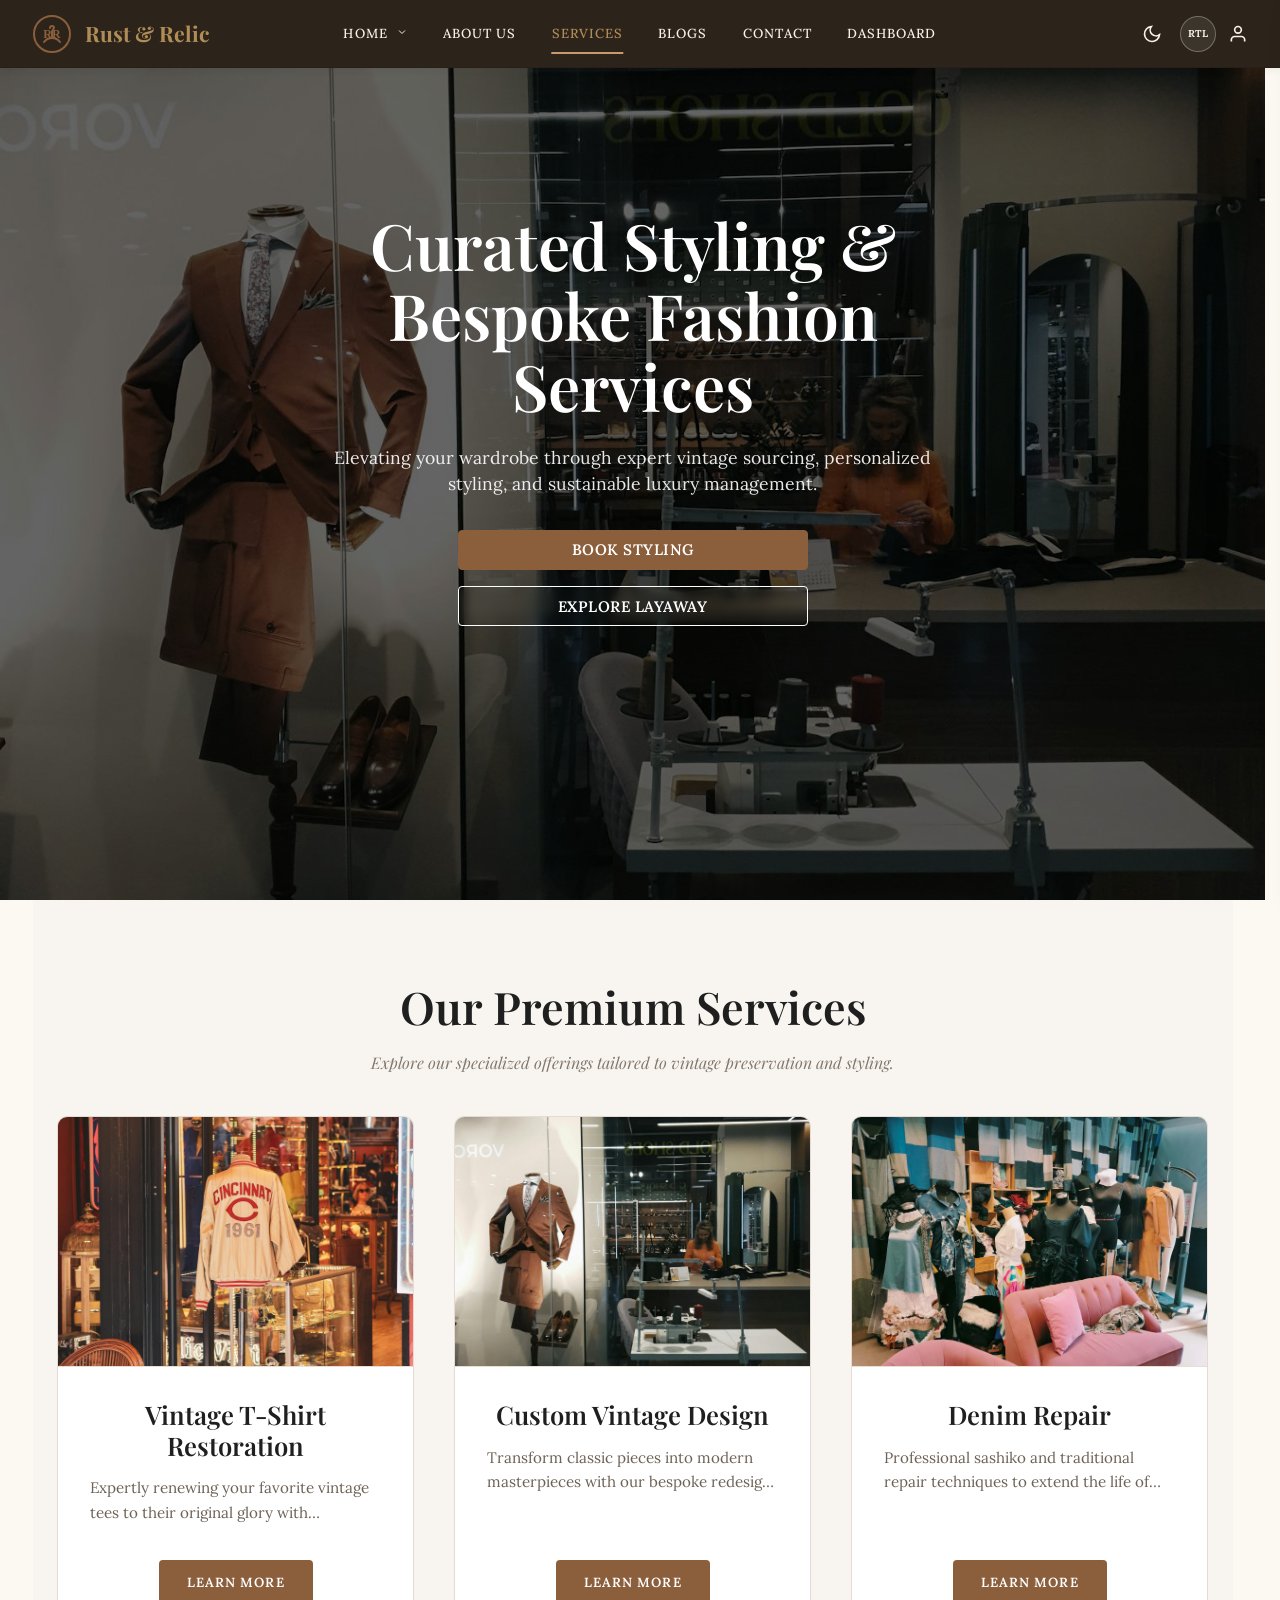
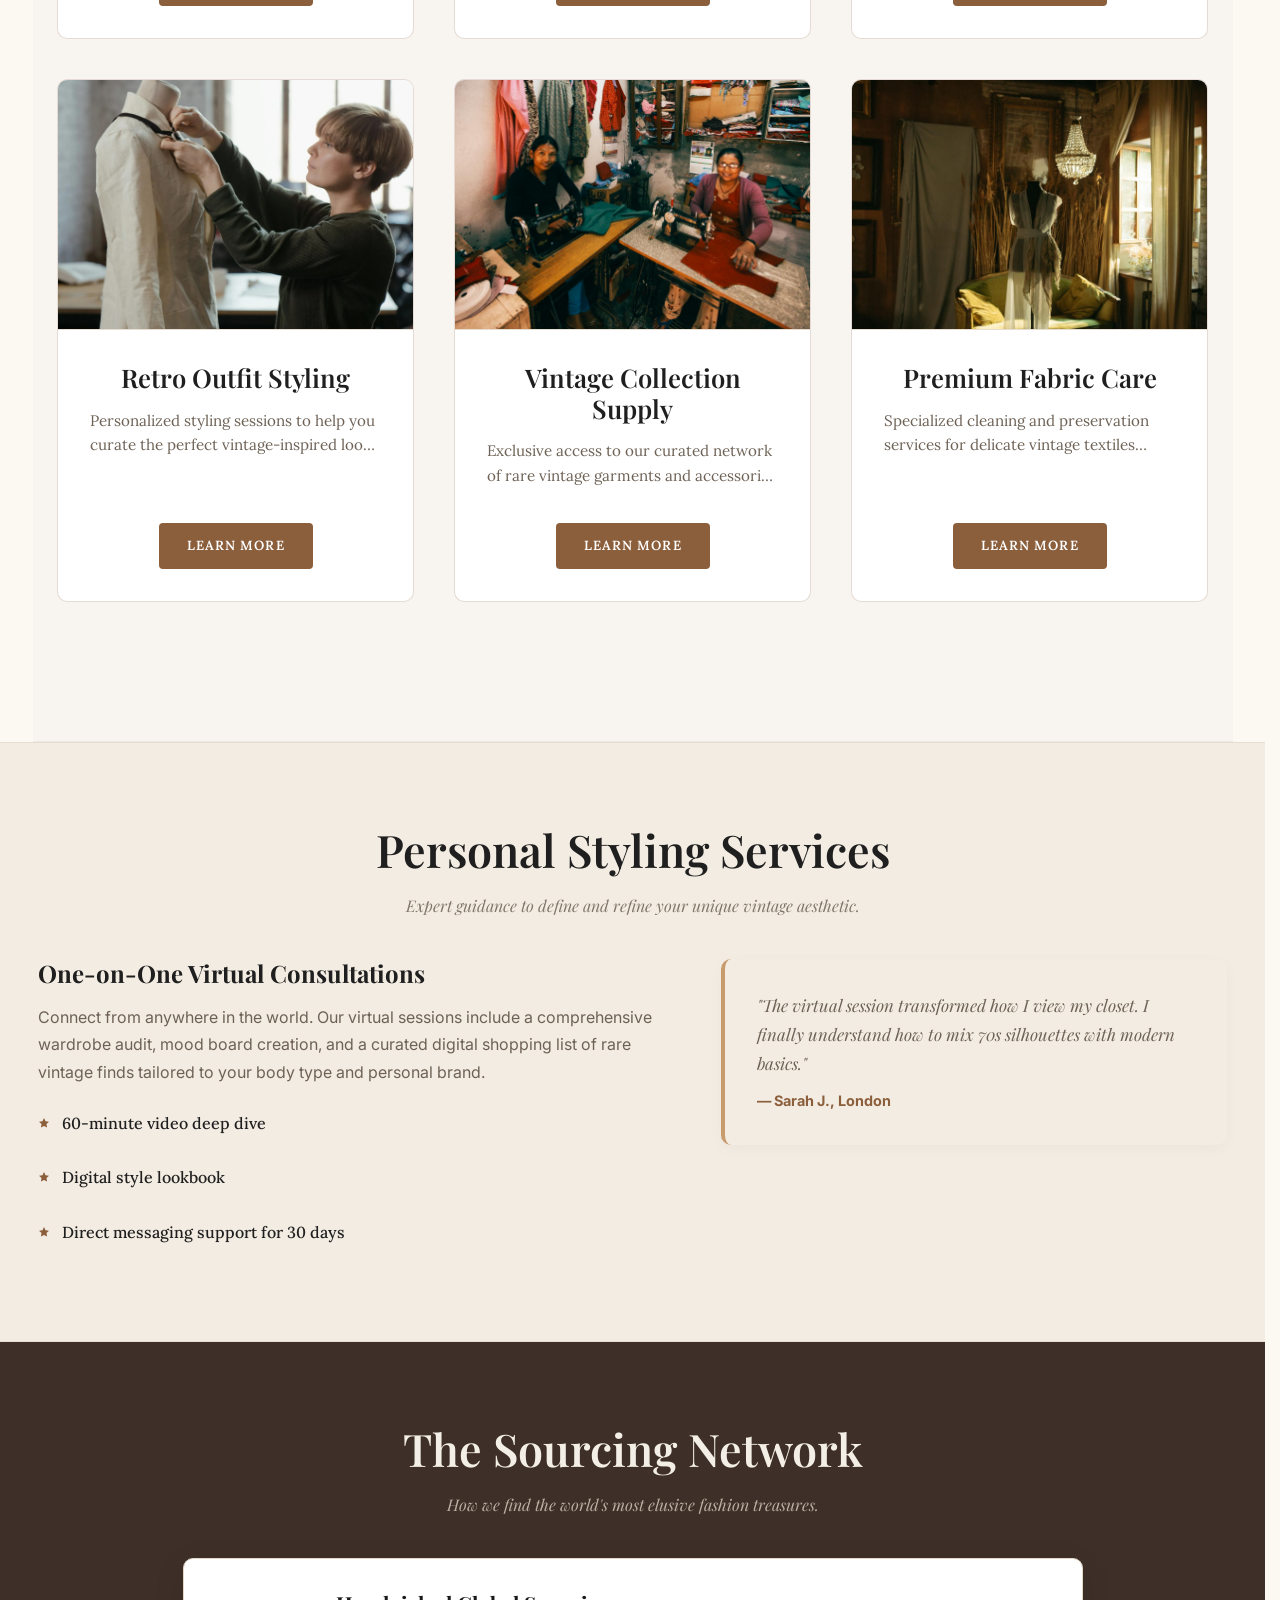
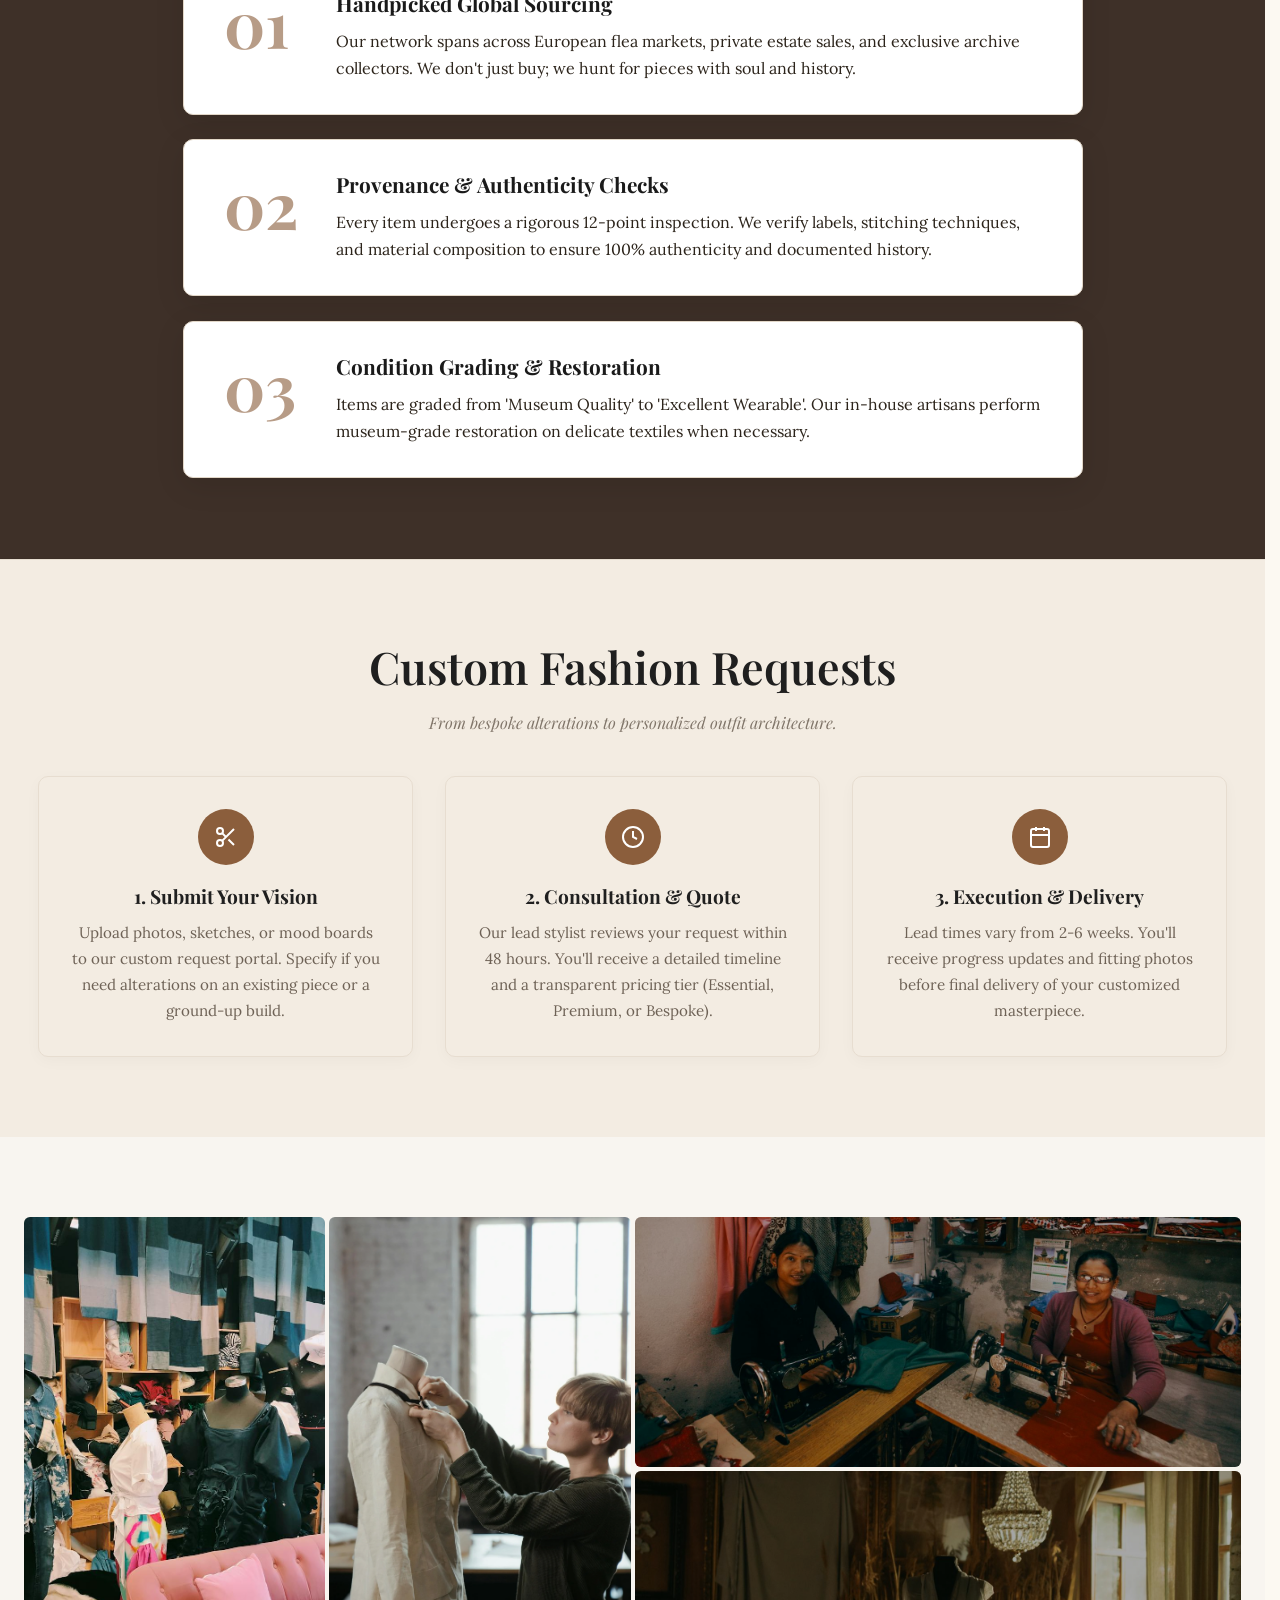
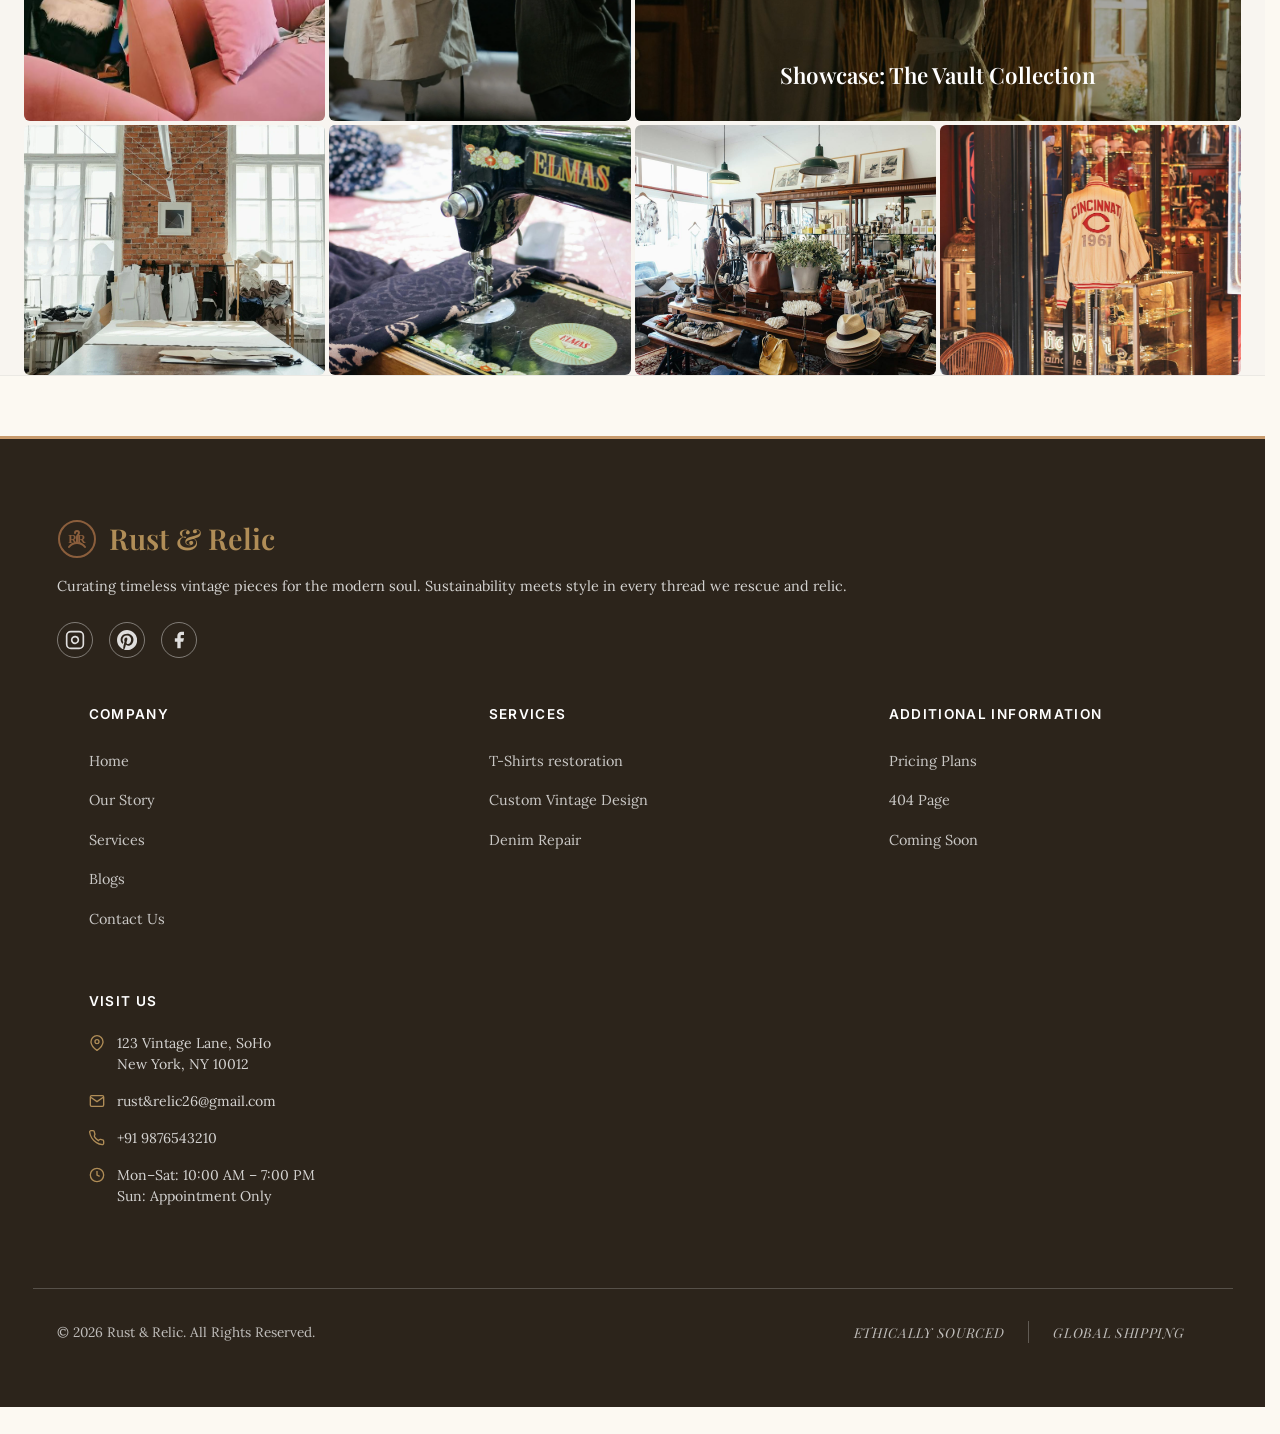
<file: pages/services.html>
<!DOCTYPE html>
<html lang="en">

<head>
    <meta charset="UTF-8">
    <meta name="viewport" content="width=device-width, initial-scale=1.0">
    <title>Services - Rust & Relic</title>
    <link rel="preconnect" href="https://fonts.googleapis.com">
    <link rel="preconnect" href="https://fonts.gstatic.com" crossorigin>
    <link
        href="https://fonts.googleapis.com/css2?family=Playfair+Display:ital,wght@0,400;0,600;0,700;1,400&family=Lora:ital,wght@0,400;0,500;0,600;1,400;1,500&family=Libre+Baskerville:ital,wght@0,400;0,700;1,400&family=Inter:wght@300;400;500;600&display=swap"
        rel="stylesheet">

    <link rel="stylesheet" href="../css/style.css">
    <link rel="stylesheet" href="../css/services.css">
    <link rel="icon" type="image/svg+xml" href="../images/logo-new.svg">
</head>

<body>
    <header class="site-header">
        <div class="container header-inner">
            <a href="../index.html" class="logo">
                <img src="../images/logo-new.svg" alt="Rust & Relic" class="nav-logo-img">
                <span class="brand-name">Rust & Relic</span>
            </a>

            <nav class="desktop-nav">
                <div class="nav-item dropdown">
                    <a href="#" class="nav-link">HOME <svg class="dropdown-icon" width="12" height="12" viewBox="0 0 24 24" fill="none" stroke="currentColor" stroke-width="2"><path d="M6 9l6 6 6-6"></path></svg></a>
                    <div class="dropdown-menu">
                        <a href="../index.html" class="dropdown-item">Home 1</a>
                        <a href="home2.html" class="dropdown-item">Home 2</a>
                    </div>
                </div>
                <a href="about.html" class="nav-link">ABOUT US</a>
                <a href="services.html" class="nav-link active">SERVICES</a>
                <a href="blogs.html" class="nav-link">BLOGS</a>
                <a href="contact.html" class="nav-link">CONTACT</a>
                <a href="dashboard.html" class="nav-link">DASHBOARD</a>
            </nav>

            <div class="header-actions">
                <button class="icon-btn theme-toggle" aria-label="Toggle Dark Mode" id="theme-toggle">
                    <svg class="moon-icon" width="20" height="20" fill="none" stroke="currentColor" stroke-width="2"
                        viewBox="0 0 24 24">
                        <path d="M21 12.79A9 9 0 1111.21 3 7 7 0 0021 12.79z"></path>
                    </svg>
                    <svg class="sun-icon" style="display:none;" width="20" height="20" fill="none" stroke="currentColor"
                        stroke-width="2" viewBox="0 0 24 24">
                        <circle cx="12" cy="12" r="5"></circle>
                        <path
                            d="M12 1v2M12 21v2M4.22 4.22l1.42 1.42M18.36 18.36l1.42 1.42M1 12h2M21 12h2M4.22 19.78l1.42-1.42M18.36 5.64l1.42-1.42">
                        </path>
                    </svg>
                </button>
                <button class="rtl-toggle" id="rtl-toggle" aria-label="Toggle RTL layout">RTL</button>
                <a href="../pages/signup.html" class="icon-btn" aria-label="Account">
                    <svg width="20" height="20" fill="none" stroke="currentColor" stroke-width="2" viewBox="0 0 24 24">
                        <path d="M20 21v-2a4 4 0 00-4-4H8a4 4 0 00-4 4v2"></path>
                        <circle cx="12" cy="7" r="4"></circle>
                    </svg>
                </a>
                <button class="hamburger-btn touch-target" aria-label="Menu" id="mobile-menu-btn">
                    <span></span>
                    <span></span>
                    <span></span>
                </button>
            </div>
        </div>
    </header>

    
    <div class="nav-drawer" id="mobile-drawer">
        <div class="drawer-header">
            <button class="drawer-close" id="drawer-close-btn" aria-label="Close Menu">
                <svg width="24" height="24" viewBox="0 0 24 24" fill="none" stroke="currentColor" stroke-width="2">
                    <line x1="18" y1="6" x2="6" y2="18"></line>
                    <line x1="6" y1="6" x2="18" y2="18"></line>
                </svg>
            </button>
        </div>
        
        <nav class="drawer-nav">
            <div class="drawer-section">
                <a href="../index.html" class="drawer-link">Home</a>
                <a href="home2.html" class="drawer-link">Home 2</a>
                <a href="about.html" class="drawer-link">About</a>
                <a href="services.html" class="drawer-link active">Services</a>
                <a href="blogs.html" class="drawer-link">Blogs</a>
                <a href="contact.html" class="drawer-link">Contact</a>
                <a href="dashboard.html" class="drawer-link">Dashboard</a>
            </div>

            <div class="drawer-separator"></div>

            <div class="drawer-section">
                <a href="signup.html" class="drawer-link drawer-auth">Signup</a>
            </div>

            <div class="drawer-separator"></div>

            <div class="drawer-controls">
                <span class="drawer-control-label">Display</span>
                <button id="drawer-theme-toggle" class="icon-btn theme-toggle" aria-label="Toggle Dark Mode">
                    <svg class="moon-icon" width="18" height="18" fill="none" stroke="currentColor" stroke-width="2" viewBox="0 0 24 24">
                        <path d="M21 12.79A9 9 0 1111.21 3 7 7 0 0021 12.79z"></path>
                    </svg>
                    <svg class="sun-icon" style="display:none;" width="18" height="18" fill="none" stroke="currentColor" stroke-width="2" viewBox="0 0 24 24">
                        <circle cx="12" cy="12" r="5"></circle>
                        <path d="M12 1v2M12 21v2M4.22 4.22l1.42 1.42M18.36 18.36l1.42 1.42M1 12h2M21 12h2M4.22 19.78l1.42-1.42M18.36 5.64l1.42-1.42"></path>
                    </svg>
                </button>
                <button class="rtl-toggle" id="drawer-rtl-toggle" aria-label="Toggle RTL layout">RTL</button>
            </div>
        </nav>
    </div>
    <div class="drawer-overlay" id="drawer-overlay"></div>

    <main>
        <section class="services-hero">
                <div class="services-hero-image">
                    <img src="../images/services1.jpeg" alt="Vintage Atelier">
                    <div class="overlay hero-overlay"></div>
                </div>
                <div class="container services-hero-content-wrapper">
                    <div class="services-hero-content">
                        <h1 class="services-hero-title">Curated Styling &amp;<br>Bespoke Fashion Services</h1>
                        <p class="services-hero-desc">Elevating your wardrobe through expert vintage sourcing, personalized styling, and sustainable luxury management.</p>
                        <div class="hero-buttons">
                            <button class="btn btn-primary btn-sm">Book Styling</button>
                            <button class="btn btn-secondary btn-sm">Explore Layaway</button>
                        </div>
                    </div>
                </div>
        </section>

        <section class="container section-padding premium-services-section">
            <div class="section-header">
                <h2 class="section-title">Our Premium Services</h2>
                <p class="section-desc">Explore our specialized offerings tailored to vintage preservation and styling.
                </p>
            </div>

            <div class="services-grid">

                <div class="service-card">
                    <img src="../images/ab tshirt.jpeg" alt="Vintage T-Shirt Restoration" class="service-image">
                    <div class="service-card-content">
                        <h3 class="service-title">Vintage T-Shirt Restoration</h3>
                        <p class="service-description">Expertly renewing your favorite vintage tees to their original glory with specialized fabric care and stitching.</p>
                        <div class="service-actions">
                            <a href="service-details.html?id=1" class="btn btn-service">Learn More</a>
                        </div>
                    </div>
                </div>

                <div class="service-card">
                    <img src="../images/services1.jpeg" alt="Custom Vintage Design" class="service-image">
                    <div class="service-card-content">
                        <h3 class="service-title">Custom Vintage Design</h3>
                        <p class="service-description">Transform classic pieces into modern masterpieces with our bespoke redesign services tailored to your unique style.</p>
                        <div class="service-actions">
                            <a href="service-details.html?id=2" class="btn btn-service">Learn More</a>
                        </div>
                    </div>
                </div>

                <div class="service-card">
                    <img src="../images/ser3.jpeg" alt="Denim Repair" class="service-image">
                    <div class="service-card-content">
                        <h3 class="service-title">Denim Repair</h3>
                        <p class="service-description">Professional sashiko and traditional repair techniques to extend the life of your precious vintage denim collections.</p>
                        <div class="service-actions">
                            <a href="service-details.html?id=3" class="btn btn-service">Learn More</a>
                        </div>
                    </div>
                </div>

                <div class="service-card">
                    <img src="../images/ser4.webp" alt="Retro Outfit Styling" class="service-image">
                    <div class="service-card-content">
                        <h3 class="service-title">Retro Outfit Styling</h3>
                        <p class="service-description">Personalized styling sessions to help you curate the perfect vintage-inspired look for any special occasion.</p>
                        <div class="service-actions">
                            <a href="service-details.html?id=4" class="btn btn-service">Learn More</a>
                        </div>
                    </div>
                </div>

                <div class="service-card">
                    <img src="../images/ser5.jpeg" alt="Vintage Collection Supply" class="service-image">
                    <div class="service-card-content">
                        <h3 class="service-title">Vintage Collection Supply</h3>
                        <p class="service-description">Exclusive access to our curated network of rare vintage garments and accessories sourced from around the globe.</p>
                        <div class="service-actions">
                            <a href="service-details.html?id=5" class="btn btn-service">Learn More</a>
                        </div>
                    </div>
                </div>

                <div class="service-card">
                    <img src="../images/ser6.jpeg" alt="Premium Fabric Care" class="service-image">
                    <div class="service-card-content">
                        <h3 class="service-title">Premium Fabric Care</h3>
                        <p class="service-description">Specialized cleaning and preservation services for delicate vintage textiles using museum-grade sustainable methods.</p>
                        <div class="service-actions">
                            <a href="service-details.html?id=6" class="btn btn-service">Learn More</a>
                        </div>
                    </div>
                </div>

            </div>
        </section>

        <section class="personal-styling-section">
            <div class="container">
            <div class="section-header">
                <h2 class="section-title">Personal Styling Services</h2>
                <p class="section-desc">Expert guidance to define and refine your unique vintage aesthetic.</p>
            </div>

            <div class="styling-content-grid">
                <div class="styling-features">
                    <h3 class="feature-title">One-on-One Virtual Consultations</h3>
                    <p class="feature-desc">Connect from anywhere in the world. Our virtual sessions include a
                        comprehensive wardrobe audit, mood board creation, and a curated digital shopping list of rare
                        vintage finds tailored to your body type and personal brand.</p>
                    <ul class="feature-list">
                        <li>
                            <svg width="16" height="16" viewBox="0 0 24 24" fill="currentColor">
                                <path
                                    d="M12 2l3.09 6.26L22 9.27l-5 4.87 1.18 6.88L12 17.77l-6.18 3.25L7 14.14 2 9.27l6.91-1.01L12 2z">
                                </path>
                            </svg>
                            60-minute video deep dive
                        </li>
                        <li>
                            <svg width="16" height="16" viewBox="0 0 24 24" fill="currentColor">
                                <path
                                    d="M12 2l3.09 6.26L22 9.27l-5 4.87 1.18 6.88L12 17.77l-6.18 3.25L7 14.14 2 9.27l6.91-1.01L12 2z">
                                </path>
                            </svg>
                            Digital style lookbook
                        </li>
                        <li>
                            <svg width="16" height="16" viewBox="0 0 24 24" fill="currentColor">
                                <path
                                    d="M12 2l3.09 6.26L22 9.27l-5 4.87 1.18 6.88L12 17.77l-6.18 3.25L7 14.14 2 9.27l6.91-1.01L12 2z">
                                </path>
                            </svg>
                            Direct messaging support for 30 days
                        </li>
                    </ul>
                </div>
                <div class="styling-quote-card">
                    <p class="quote-text">"The virtual session transformed how I view my closet. I finally understand
                        how to mix 70s silhouettes with modern basics."</p>
                    <p class="quote-author">— Sarah J., London</p>
                </div>
            </div>
            </div>
        </section>

        <section class="sourcing-network-section section-padding brown-accent-section">
            <div class="container">
            <div class="section-header">
                <h2 class="section-title">The Sourcing Network</h2>
                <p class="section-desc text-italic text-sm">How we find the world's most elusive fashion treasures.</p>
            </div>

            <div class="sourcing-list">
                <div class="sourcing-item">
                    <div class="sourcing-num">01</div>
                    <div class="sourcing-content">
                        <h3 class="sourcing-title">Handpicked Global Sourcing</h3>
                        <p class="sourcing-desc">Our network spans across European flea markets, private estate sales,
                            and exclusive archive collectors. We don't just buy; we hunt for pieces with soul and
                            history.</p>
                    </div>
                </div>

                <div class="sourcing-item">
                    <div class="sourcing-num">02</div>
                    <div class="sourcing-content">
                        <h3 class="sourcing-title">Provenance & Authenticity Checks</h3>
                        <p class="sourcing-desc">Every item undergoes a rigorous 12-point inspection. We verify labels,
                            stitching techniques, and material composition to ensure 100% authenticity and documented
                            history.</p>
                    </div>
                </div>

                <div class="sourcing-item">
                    <div class="sourcing-num">03</div>
                    <div class="sourcing-content">
                        <h3 class="sourcing-title">Condition Grading & Restoration</h3>
                        <p class="sourcing-desc">Items are graded from 'Museum Quality' to 'Excellent Wearable'. Our
                            in-house artisans perform museum-grade restoration on delicate textiles when necessary.</p>
                    </div>
                </div>
            </div>
            </div>
        </section>

        <section class="custom-requests-section">
            <div class="container">
            <div class="section-header">
                <h2 class="section-title">Custom Fashion Requests</h2>
                <p class="section-desc text-italic text-sm">From bespoke alterations to personalized outfit
                    architecture.</p>
            </div>

            <div class="grid cards-grid">
                <div class="process-card">
                    <div class="process-icon">
                        <svg width="24" height="24" fill="none" stroke="currentColor" stroke-width="2"
                            viewBox="0 0 24 24">
                            <circle cx="6" cy="6" r="3"></circle>
                            <circle cx="6" cy="18" r="3"></circle>
                            <path d="M20 4L8.12 15.88M14.47 14.48L20 20M8.12 8.12L12 12"></path>
                        </svg>
                    </div>
                    <h3 class="process-title">1. Submit Your Vision</h3>
                    <p class="process-desc">Upload photos, sketches, or mood boards to our custom request portal.
                        Specify if you need alterations on an existing piece or a ground-up build.</p>
                </div>

                <div class="process-card">
                    <div class="process-icon">
                        <svg width="24" height="24" fill="none" stroke="currentColor" stroke-width="2"
                            viewBox="0 0 24 24">
                            <circle cx="12" cy="12" r="10"></circle>
                            <path d="M12 6v6l4 2"></path>
                        </svg>
                    </div>
                    <h3 class="process-title">2. Consultation & Quote</h3>
                    <p class="process-desc">Our lead stylist reviews your request within 48 hours. You'll receive a
                        detailed timeline and a transparent pricing tier (Essential, Premium, or Bespoke).</p>
                </div>

                <div class="process-card">
                    <div class="process-icon">
                        <svg width="24" height="24" fill="none" stroke="currentColor" stroke-width="2"
                            viewBox="0 0 24 24">
                            <rect x="3" y="4" width="18" height="18" rx="2" ry="2"></rect>
                            <path d="M16 2v4M8 2v4M3 10h18"></path>
                        </svg>
                    </div>
                    <h3 class="process-title">3. Execution & Delivery</h3>
                    <p class="process-desc">Lead times vary from 2-6 weeks. You'll receive progress updates and fitting
                        photos before final delivery of your customized masterpiece.</p>
                </div>
            </div>
            </div>
        </section>

        <section class="gallery-section section-padding">
            <div class="gallery-grid">
                <img src="../images/ser3.jpeg" alt="Fabric Rolls" class="gallery-img vertical">
                <img src="../images/ser4.webp" alt="Tailor working" class="gallery-img vertical">

                <div class="gallery-img overlay-wrapper">
                    <img src="../images/ser5.jpeg" alt="Seamstress at work">
                    <div class="gallery-overlay"></div>
                </div>
                <div class="gallery-img overlay-text-wrapper">
                    <img src="../images/ser6.jpeg" alt="Atmospheric vintage room">
                    <div class="gallery-overlay">
                        <h2 class="gallery-title">Showcase: The Vault Collection</h2>
                    </div>
                </div>
                <img src="../images/ser7.webp" alt="Mannequin Setup" class="gallery-img">
                <img src="../images/services2.jpeg" alt="Sewing Machine Detail" class="gallery-img">
                <img src="../images/about bg.jpeg" alt="Vintage collection" class="gallery-img">
                <img src="../images/ab tshirt.jpeg" alt="tshirt" class="gallery-img">
            </div>
        </section>

    </main>

    <footer class="site-footer">
        <div class="container footer-grid">
            <div class="footer-brand">
                <div style="display: flex; align-items: center; gap: 12px; margin-bottom: 1rem;">
                    <img src="../images/logo-new.svg" alt="Rust & Relic" style="height: 40px; width: auto;">
                    <h2 class="footer-title" style="color: #B08D57; margin-bottom: 0;">Rust & Relic</h2>
                </div>
                <p class="footer-desc">Curating timeless vintage pieces for the modern soul. Sustainability meets style in every thread we rescue and relic.</p>
                <div class="social-links">
                    <a href="#" class="social-icon" aria-label="Instagram">
                        <svg width="20" height="20" fill="none" stroke="currentColor" stroke-width="2" viewBox="0 0 24 24">
                            <path d="M16 11.37A4 4 0 1112.63 8 4 4 0 0116 11.37z"></path>
                            <path d="M6.5 6.5h.01"></path>
                            <rect x="2" y="2" width="20" height="20" rx="5" ry="5"></rect>
                        </svg>
                    </a>
                    <a href="#" class="social-icon" aria-label="Pinterest">
                        <svg width="20" height="20" fill="currentColor" viewBox="0 0 24 24">
                            <path d="M12.017 0C5.396 0 .029 5.367.029 11.987c0 5.079 3.158 9.417 7.618 11.162-.105-.949-.199-2.403.041-3.439.219-.937 1.406-5.957 1.406-5.957s-.359-.72-.359-1.781c0-1.663.967-2.911 2.168-2.911 1.024 0 1.518.769 1.518 1.688 0 1.029-.653 2.567-.992 3.992-.285 1.193.6 2.165 1.775 2.165 2.128 0 3.768-2.245 3.768-5.487 0-2.861-2.063-4.869-5.008-4.869-3.41 0-5.409 2.562-5.409 5.199 0 1.033.394 2.143.889 2.741.099.12.112.225.085.345-.09.375-.293 1.199-.334 1.363-.053.225-.172.271-.401.165-1.495-.69-2.433-2.878-2.433-4.646 0-3.776 2.748-7.252 7.951-7.252 4.182 0 7.436 2.981 7.436 6.953 0 4.156-2.617 7.502-6.255 7.502-1.221 0-2.373-.635-2.768-1.385l-.756 2.879c-.274 1.043-1.015 2.345-1.515 3.141 1.196.371 2.457.572 3.766.572 6.627 0 11.989-5.365 11.989-11.986C24 5.367 18.644 0 12.017 0z" />
                        </svg>
                    </a>
                    <a href="#" class="social-icon" aria-label="Facebook">
                        <svg width="20" height="20" fill="currentColor" viewBox="0 0 24 24">
                            <path d="M18 2h-3a5 5 0 00-5 5v3H7v4h3v8h4v-8h3l1-4h-4V7a1 1 0 011-1h3z"></path>
                        </svg>
                    </a>
                </div>
            </div>

            <div class="footer-links">
                <h3 class="footer-heading">COMPANY</h3>
                <ul>
                    <li><a href="../index.html">Home</a></li>
                    <li><a href="about.html">Our Story</a></li>
                    <li><a href="services.html">Services</a></li>
                    <li><a href="blogs.html">Blogs</a></li>
                    <li><a href="contact.html">Contact Us</a></li>
                </ul>
            </div>
            <div class="footer-links">
                <h3 class="footer-heading">SERVICES</h3>
                <ul>
                    <li><a href="services.html">T-Shirts restoration</a></li>
                    <li><a href="services.html">Custom Vintage Design</a></li>
                    <li><a href="services.html">Denim Repair</a></li>
                </ul>
            </div>
            <div class="footer-links">
                <h3 class="footer-heading">Additional Information</h3>
                <ul>
                    <li><a href="pricing.html">Pricing Plans</a></li>
                    <li><a href="404.html">404 Page</a></li>
                    <li><a href="coming-soon.html">Coming Soon</a></li>
                </ul>
            </div>
            <div class="footer-contact-col">
                <h3 class="footer-heading">VISIT US</h3>
                <div class="footer-contact-item">
                    <svg width="16" height="16" fill="none" stroke="currentColor" stroke-width="2" viewBox="0 0 24 24"><path d="M21 10c0 7-9 13-9 13s-9-6-9-13a9 9 0 0 1 18 0z"></path><circle cx="12" cy="10" r="3"></circle></svg>
                    <span>123 Vintage Lane, SoHo<br>New York, NY 10012</span>
                </div>
                <div class="footer-contact-item">
                    <svg width="16" height="16" fill="none" stroke="currentColor" stroke-width="2" viewBox="0 0 24 24"><path d="M4 4h16c1.1 0 2 .9 2 2v12c0 1.1-.9 2-2 2H4c-1.1 0-2-.9-2-2V6c0-1.1.9-2 2-2z"></path><polyline points="22,6 12,13 2,6"></polyline></svg>
                    <a href="mailto:rust&relic26@gmail.com">rust&relic26@gmail.com</a>
                </div>
                <div class="footer-contact-item">
                    <svg width="16" height="16" fill="none" stroke="currentColor" stroke-width="2" viewBox="0 0 24 24"><path d="M22 16.92v3a2 2 0 0 1-2.18 2 19.79 19.79 0 0 1-8.63-3.07A19.5 19.5 0 0 1 4.13 12 19.79 19.79 0 0 1 1.06 3.38 2 2 0 0 1 3.04 1h3a2 2 0 0 1 2 1.72c.127.96.361 1.903.7 2.81a2 2 0 0 1-.45 2.11L8.09 9.91a16 16 0 0 0 6 6l1.27-1.27a2 2 0 0 1 2.11-.45c.907.339 1.85.573 2.81.7A2 2 0 0 1 22 16.92z"></path></svg>
                    <a href="tel:+919876543210">+91 9876543210</a>
                </div>
                <div class="footer-contact-item">
                    <svg width="16" height="16" fill="none" stroke="currentColor" stroke-width="2" viewBox="0 0 24 24"><circle cx="12" cy="12" r="10"></circle><polyline points="12 6 12 12 16 14"></polyline></svg>
                    <span>Mon–Sat: 10:00 AM – 7:00 PM<br>Sun: Appointment Only</span>
                </div>

            </div>
        </div>
        <div class="footer-bottom container">
            <p>&copy; 2026 Rust & Relic. All Rights Reserved.</p>
            <div class="footer-badges">
                <span>ETHICALLY SOURCED</span>
                <span>GLOBAL SHIPPING</span>
            </div>
        </div>
    </footer>
    <script src="../js/main.js"></script>
</body>

</html>
</file>
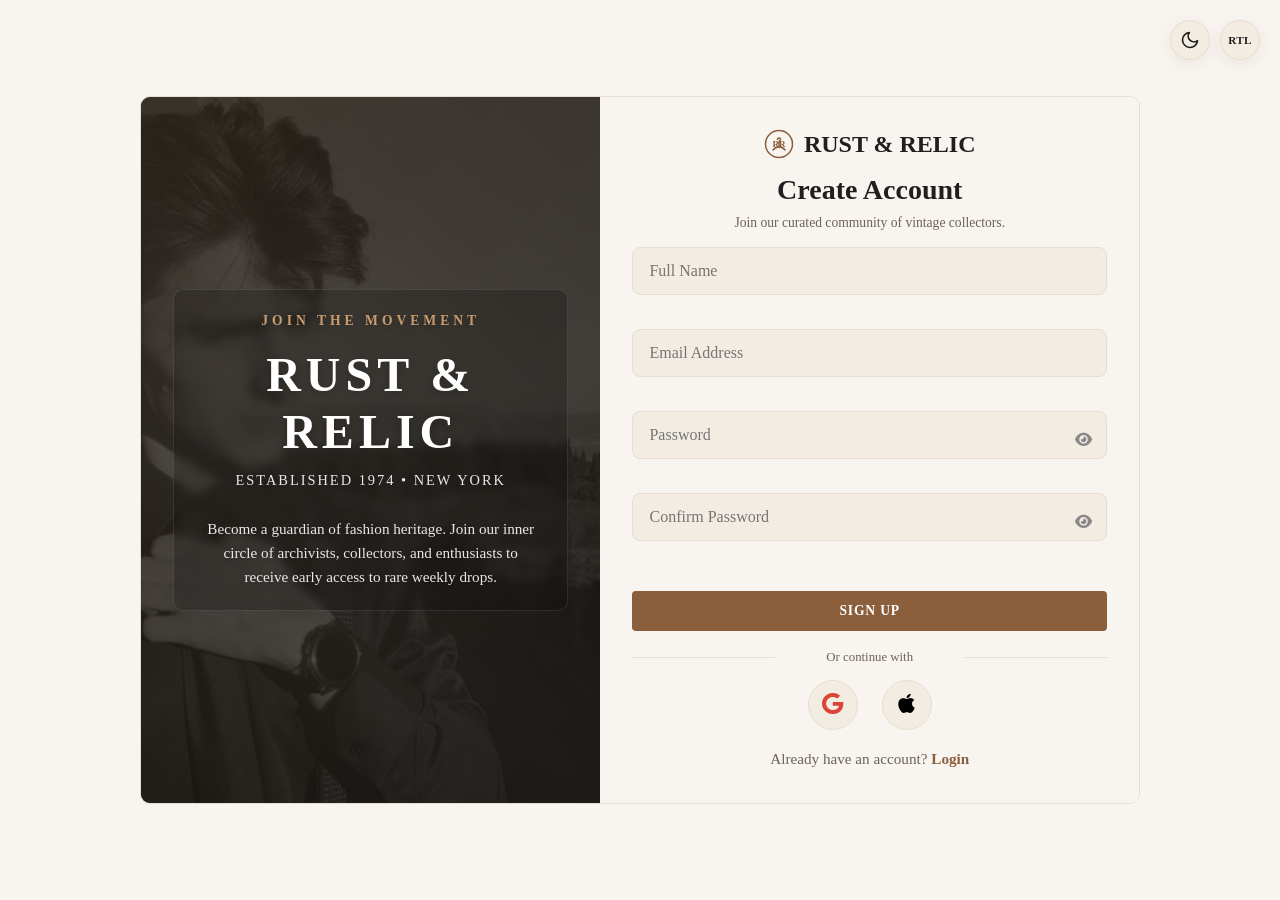
<file: pages/signup.html>
<!DOCTYPE html>
<html lang="en">
<head>
    <meta charset="UTF-8">
    <meta name="viewport" content="width=device-width, initial-scale=1.0">
    <title>Sign Up - Rust & Relic</title>
    <link rel="stylesheet" href="../css/style.css">
    <link rel="stylesheet" href="../css/signup.css">
    <link rel="stylesheet" href="https://cdnjs.cloudflare.com/ajax/libs/font-awesome/6.4.0/css/all.min.css">
    <link rel="icon" type="image/png" href="../images/logo-new.svg">
</head>
<body class="auth-page signup-page">
    <div class="theme-toggle-wrapper">
        <button class="theme-toggle-btn" id="theme-toggle" aria-label="Toggle Dark Mode">
            <svg class="sun-icon" style="display: none;" xmlns="http://www.w3.org/2000/svg" width="20"
                height="20" viewBox="0 0 24 24" fill="none" stroke="currentColor" stroke-width="2"
                stroke-linecap="round" stroke-linejoin="round">
                <circle cx="12" cy="12" r="5"></circle>
                <line x1="12" y1="1" x2="12" y2="3"></line>
                <line x1="12" y1="21" x2="12" y2="23"></line>
                <line x1="4.22" y1="4.22" x2="5.64" y2="5.64"></line>
                <line x1="18.36" y1="18.36" x2="19.78" y2="19.78"></line>
                <line x1="1" y1="12" x2="3" y2="12"></line>
                <line x1="21" y1="12" x2="23" y2="12"></line>
                <line x1="4.22" y1="19.78" x2="5.64" y2="18.36"></line>
                <line x1="18.36" y1="5.64" x2="19.78" y2="4.22"></line>
            </svg>
            <svg class="moon-icon" xmlns="http://www.w3.org/2000/svg" width="20" height="20" viewBox="0 0 24 24"
                fill="none" stroke="currentColor" stroke-width="2" stroke-linecap="round"
                stroke-linejoin="round">
                <path d="M21 12.79A9 9 0 1 1 11.21 3 7 7 0 0 0 21 12.79z"></path>
            </svg>
        </button>
        <button class="rtl-toggle" id="rtl-toggle" aria-label="Toggle RTL layout">RTL</button>
    </div>

    <div class="signup-container1">
            <div class="auth-wrapper">
                <div class="left-side">
                    <div class="brand-overlay">
                        <span class="brand-subtitle">JOIN THE MOVEMENT</span>
                        <h1 class="brand-text">RUST & RELIC</h1>
                        <p class="brand-tagline">ESTABLISHED 1974 &bull; NEW YORK</p>
                        <p class="brand-story">Become a guardian of fashion heritage. Join our inner circle of archivists, collectors, and enthusiasts to receive early access to rare weekly drops.</p>
                    </div>
                </div>
                <div class="right-side">
                    <a href="../index.html" class="mobile-brand" style="display: flex; align-items: center; justify-content: center; gap: 10px; margin-bottom: 1rem; text-decoration: none; color: inherit;">
                        <img src="../images/logo-new.svg" alt="Rust & Relic" class="nav-logo-img" style="height: 30px;">
                        <h2 style="margin: 0;">RUST & RELIC</h2>
                    </a>
                    
                    <h1 class="hero-title">Create Account</h1>
                    <p class="subtitle">Join our curated community of vintage collectors.</p>
                    
                    <form id="signupForm" class="auth-form">
                        <div class="form-group">
                            <input type="text" placeholder="Full Name" required class="signup-form-input">
                            <div class="error-message">Name is required</div>
                        </div>
                        
                        <div class="form-group">
                            <input type="email" placeholder="Email Address" required class="signup-form-input">
                            <div class="error-message">Invalid email address</div>
                        </div>
                        
                        <div class="form-group" style="position: relative;">
                            <input type="password" id="signupPassword" placeholder="Password" required class="signup-form-input" style="padding-right: 40px;">
                            <i class="fas fa-eye" id="toggleSignupPassword" style="position: absolute; right: 15px; top: 50%; transform: translateY(-50%); cursor: pointer; color: #888;" onclick="togglePwd('signupPassword', this)"></i>
                            <div class="error-message">Password is too weak</div>
                        </div>
    
                        <div class="form-group" style="position: relative;">
                            <input type="password" id="confirmPassword" placeholder="Confirm Password" required class="signup-form-input" style="padding-right: 40px;">
                            <i class="fas fa-eye" id="toggleConfirmPassword" style="position: absolute; right: 15px; top: 50%; transform: translateY(-50%); cursor: pointer; color: #888;" onclick="togglePwd('confirmPassword', this)"></i>
                            <div class="error-message">Passwords do not match</div>
                        </div>
                        
                        <button type="submit" class="btn btn-primary full-width-btn" style="margin-top: 1rem;">Sign Up</button>
                    </form>
    
                    <div class="social-login">
                        <p class="divider"><span>Or continue with</span></p>
                        <div class="social-icons">
                            <a href="https://accounts.google.com/" class="social-btn google" aria-label="Sign up with Google">
                                <i class="fab fa-google"></i>
                            </a>
                            <a href="https://appleid.apple.com/" class="social-btn apple" aria-label="Sign up with Apple">
                                <i class="fab fa-apple"></i>
                            </a>
                        </div>
                    </div>
                    
                    <div class="auth-footer">
                        <p>Already have an account? <a href="login.html">Login</a></p>
                    </div>
                </div>
            </div>
        </div>
    <script>
        function togglePwd(inputId, icon) {
            const input = document.getElementById(inputId);
            if (input.type === 'password') {
                input.type = 'text';
                icon.classList.remove('fa-eye');
                icon.classList.add('fa-eye-slash');
            } else {
                input.type = 'password';
                icon.classList.remove('fa-eye-slash');
                icon.classList.add('fa-eye');
            }
        }
    </script>
    <script src="../js/main.js"></script>
</body>
</html>
</file>
<file: css/style.css>
:root {

    --clr-primary: #8B5E3C;
    --clr-primary-hover: #A0724E;
    --clr-accent: #C89B6D;
    --clr-accent-hover: #D8B28E;
    
    --clr-bg: #F8F5F0;
    --clr-bg-alt: #F3ECE2;
    --clr-card-bg: #FFFFFF;
    --clr-card-text: #1F1F1F;
    --clr-text-main: #1F1F1F;
    --clr-text-light: #6E6256;
    --clr-white: #FFFFFF;
    --clr-black: #000000;
    --clr-border: #E7DDD0;
    --clr-outline-subtle: rgba(139, 94, 60, 0.06);
    
    --spacing-xs: 8px;
    --spacing-sm: 16px;
    --spacing-md: 24px;
    --spacing-lg: 32px;
    --spacing-xl: 60px;
    
    --container-max: 1200px;
    --padding-inline: 2rem;
    --section-spacing-desktop: 60px;
    --section-spacing-mobile: 32px;
    --btn-height-desktop: 40px;
    --btn-height-mobile: 36px;
    --border-radius-sm: 4px;
    --border-radius-md: 10px;
    
    --font-serif: 'Playfair Display', 'Lora', Georgia, serif;
    --font-body: 'Lora', 'Libre Baskerville', Georgia, serif;
    --font-sans: 'Inter', sans-serif;
    --line-height-main: 1.65;
    
    --transition-fast: 0.2s ease-in-out;
    --shadow-soft: 0 4px 16px rgba(44, 36, 27, 0.07);
    --shadow-hover: 0 10px 32px rgba(44, 36, 27, 0.14);
}

html[data-theme='dark'] {
    --clr-bg: #111111;
    --clr-bg-alt: #161616;
    --clr-card-bg: #1A1A1A;
    --clr-card-text: #F5F5F5;
    --clr-text-main: #F5F5F5;
    --clr-text-light: #A0A0A0;
    --clr-border: #333333;
    --clr-outline-subtle: rgba(230, 199, 163, 0.08);
    --clr-primary: #D4A373;
    --clr-primary-hover: #E6C7A3;
    --clr-accent: #E6C7A3;
    --clr-accent-hover: #F0D9C0;
    --shadow-soft: 0 4px 16px rgba(0, 0, 0, 0.4);
    --shadow-hover: 0 10px 32px rgba(0, 0, 0, 0.6);
}

*,
*::before,
*::after {
    box-sizing: border-box;
    margin: 0;
    padding: 0;
}

html,
body {
    margin: 0;
    padding: 0;
    width: 100%;
    overflow-x: hidden;
}
.site-header {
    border-bottom: 1px solid rgba(176, 141, 87, 0.22);
    position: sticky;
    top: 0;
    left: 0;
    width: 100%;
    height: 70px;
    background-color: #2C241B !important;
    backdrop-filter: blur(16px);
    -webkit-backdrop-filter: blur(16px);
    z-index: 2000;
    display: flex;
    align-items: center;
    transition: border-color 0.3s ease, background-color 0.3s ease, box-shadow 0.3s ease;
    box-shadow: 0 4px 30px rgba(0, 0, 0, 0.15);
}

.site-header .container {
    max-width: 100% !important;
    padding-left: 2rem;
    padding-right: 2rem;
}

body {
    font-family: var(--font-body);
    background-color: var(--clr-bg);
    color: var(--clr-text-main);
    line-height: var(--line-height-main);
    font-size: 16px;
    -webkit-font-smoothing: antialiased;
    transition: background-color 0.4s ease, color 0.4s ease;
    width: 100%;
    position: relative;
    box-sizing: border-box;
    padding-top: 0; 
}

*, *::before, *::after {
    box-sizing: inherit;
}

p {
    max-width: 600px;
    word-break: normal;
    overflow-wrap: break-word;
}

html {
    scroll-behavior: smooth;
    scrollbar-gutter: stable;
}

.left-side {

    width: 50%;
    min-height: 500px;
    background-image: url('../images/mid\ night\ silk.jpeg');
    background-size: cover;
    background-position: center;
    background-repeat: no-repeat;
    position: relative;

}

.overlay {
    position: absolute;
    top: 0%;
    left: 0;
    width: 100%;
    height: 100%;
    background: rgba(0, 0, 0, 0.05);
    color: rgb(19, 19, 19);
    display: flex;
    flex-direction: column;
    align-items: center;
    justify-content: center;
    text-align: center;
    padding: 20px;
}

.overlay h1 {

    font-size: 48px;
    margin-top: 40px;
    background-color: rgba(255, 255, 255, 0.305);
    color: rgb(34, 17, 14);
    padding: 10px 20px;
}

.right-side {
    width: 50%;
    padding: 50px;
    background-color: var(--clr-bg);
}

.toggle {
    display: flex;
    background-color: var(--clr-bg-alt);
    border-radius: 30px;
    width: 200px;
    margin-bottom: 20px;
}

.toggle button {

    flex: 1;

    border: none;

    padding: 10px;

    background: transparent;

    cursor: pointer;

    border-radius: 30px;

    font-size: 16px;

}

.toggle .active {

    background: var(--clr-primary);

    color: white;

}

.hero-title {

    font-size: 50px;

    margin-bottom: 10px;

}

.subtitle {

    font-size: 18px;

    margin-bottom: 30px;

    color: #444;

}

.btn-primary-legacy {

    width: 100%;

    padding: 10px 20px;

    border-radius: 4px;

    border: none;

    background: var(--clr-primary);

    color: white;

    font-size: 0.875rem;

    cursor: pointer;

    margin-top: 10px;

}


.terms {
    text-align: center;
    margin-top: 20px;
    color: #555;
    font-size: 14px;

}

*,
*::before,
*::after {
    box-sizing: border-box;
    margin: 0;
    padding: 0;
}

html {
    scroll-behavior: smooth;
}

h1,
h2,
h3,
h4,
h5,
h6 {
    font-family: var(--font-serif);
    font-weight: 600;
    line-height: 1.2;
    color: var(--clr-text-main);
    margin-bottom: var(--spacing-xs);
}

a {
    color: inherit;
    text-decoration: none;
    transition: color var(--transition-fast);
}

ul {
    list-style: none;
}

button {
    cursor: pointer;
    font-family: inherit;
    border: none;
    background: none;
}

input,
select {
    font-family: inherit;
    font-size: 1rem;
}

.container {
    max-width: var(--container-max);
    margin: 0 auto;
    padding: 0 var(--padding-inline);
    width: 100%;
}

.section-padding {
    padding: var(--section-spacing-desktop) 0;
}

@media (max-width: 768px) {
    .section-padding {
        padding: var(--section-spacing-mobile) 0;
    }
}

body:has(.hero-section) .section-padding,
body:has(.services-hero) .section-padding,
body:has(.blog-hero) .section-padding,
body:has(.about-hero) .section-padding,
body:has(.contact-hero) .section-padding {
    background-color: var(--clr-bg);
}

.text-center {
    text-align: center;
}

.bg-secondary {
    background-color: var(--clr-bg-alt);
}

.grid {
    display: grid;
    gap: 2rem;
}

.grid-2 {
    grid-template-columns: repeat(2, 1fr);
    gap: 1.5rem;
}

.mt-auto {
    margin-top: auto;
}

.full-width {
    width: 100%;
}

.section-title {
    font-size: 2.5rem;
    margin-bottom: 0.5rem;
}

.section-desc {
    font-size: 1.1rem;
    font-style: italic;
    color: var(--clr-text-light);
    margin: 0 auto 3rem;
    font-family: var(--font-serif);
    text-align: center;
    max-width: 600px;
}

.btn {
    display: inline-flex;
    align-items: center;
    justify-content: center;
    height: var(--btn-height-desktop);
    padding: 0 20px;
    font-weight: 600;
    text-align: center;
    border-radius: var(--border-radius-sm);
    transition: background-color 0.3s ease, color 0.3s ease, transform 0.2s ease;
    cursor: pointer;
    border: none;
    font-family: var(--font-body);
    font-size: 0.85rem;
    letter-spacing: 0.06em;
    text-transform: uppercase;
    gap: 8px;
    white-space: nowrap;
    background-color: var(--clr-primary);
    color: var(--clr-white) !important;
    text-decoration: none;
}

@media (max-width: 768px) {
    .btn {
        height: var(--btn-height-mobile);
    }
}

.btn:hover {
    background-color: var(--clr-primary-hover);
    color: var(--clr-white) !important;
    transform: translateY(-1px);
    box-shadow: 0 4px 12px rgba(176, 141, 87, 0.3);
}

.btn:active {
    transform: translateY(0);
}

.btn-primary {
    background-color: var(--clr-primary);
    color: var(--clr-white) !important;
    border: 1px solid transparent;
}

.btn-primary:hover {
    background-color: var(--clr-primary-hover);
    color: var(--clr-white) !important;
    border-color: var(--clr-primary-hover);
}

.btn-secondary {
    background-color: transparent;
    color: var(--clr-primary) !important;
    border: 1px solid var(--clr-primary);
}

.btn-secondary:hover {
    background-color: var(--clr-primary);
    color: var(--clr-white) !important;
    border-color: var(--clr-primary);
}

.btn-link {
    background: none;
    color: var(--clr-accent);
    padding: 0;
    height: auto;
    font-weight: 600;
    border-bottom: 1px solid transparent;
    letter-spacing: 0.04em;
}

.btn-link:hover {
    border-color: var(--clr-accent);
    color: var(--clr-accent-hover);
    transform: none;
}

.btn-sm {
    height: 40px;
    padding: 8px 16px;
    font-size: 0.9rem;
}

.site-header {
    border-bottom: 1px solid var(--clr-border);
    position: fixed;
    top: 0;
    left: 0;
    width: 100%;
    height: 68px;
    background-color: var(--clr-bg);
    backdrop-filter: blur(12px);
    -webkit-backdrop-filter: blur(12px);
    z-index: 2000;
    display: flex;
    align-items: center;
    transition: border-color 0.3s ease, background-color 0.3s ease;
}


.rtl-toggle {
    width: 36px;
    height: 36px;
    border-radius: 50%;
    border: 1px solid var(--clr-border);
    background: var(--clr-bg-alt);
    color: var(--clr-text-main);
    font-size: 10px;
    font-weight: 700;
    letter-spacing: 0.03em;
    display: flex;
    align-items: center;
    justify-content: center;
    cursor: pointer;
    margin-inline-start: 6px;
    transition: background-color 0.3s ease, color 0.3s ease, transform 0.2s ease;
    flex-shrink: 0;
}

.rtl-toggle:hover {
    background: var(--clr-accent);
    color: var(--clr-white);
    border-color: var(--clr-accent);
}

html[data-theme='dark'] .rtl-toggle {
    background: rgba(176,141,87,0.1);
    color: var(--clr-text-main);
    border-color: rgba(176,141,87,0.3);
}


@media (max-width: 1024px) {
    .hide-on-mobile,
    [aria-label="Account"] {
        display: none !important;
    }
}


.nav-drawer {
    position: fixed;
    top: 0;
    right: -300px;
    width: 280px;
    height: 100vh;
    z-index: 9999;
    transition: right 0.35s cubic-bezier(0.16, 1, 0.3, 1);
    display: flex;
    flex-direction: column;
    padding: 2rem 1.5rem;
    box-shadow: -6px 0 24px rgba(0,0,0,0.12);
    overflow-y: auto;
}

html[data-theme='light'] .nav-drawer {
    background-color: #ffffff;
    color: #111111;
}
html[data-theme='dark'] .nav-drawer {
    background-color: #000000;
    color: #ffffff;
}

.nav-drawer.open {
    right: 0;
}

.drawer-close {
    background: none;
    border: none;
    font-size: 2rem;
    cursor: pointer;
    color: inherit;
    align-self: flex-end;
    line-height: 1;
    padding: 0;
}

.drawer-nav {
    display: flex;
    flex-direction: column;
    gap: 0;
    margin-top: 1.5rem;
}

[dir="rtl"] .drawer-nav,
[dir="rtl"] .drawer-section {
    display: flex;
    flex-direction: column-reverse;
}

.drawer-link {
    padding: 0.9rem 0;
    font-size: 1.1rem;
    font-weight: 600;
    text-decoration: none;
    color: inherit;
    border-bottom: 1px solid rgba(128,128,128,0.15);
    transition: color 0.2s;
}

.drawer-link.active {
    color: var(--clr-accent);
}

.drawer-overlay {
    position: fixed;
    inset: 0;
    background: rgba(0,0,0,0.4);
    z-index: 9998;
    display: none;
}

.drawer-overlay.active {
    display: block;
}

.drawer-controls {
    display: flex;
    align-items: center;
    gap: 0.75rem;
    padding: 1rem 0;
    border-top: 1px solid rgba(128,128,128,0.15);
    margin-top: 0.5rem;
}

.drawer-controls .drawer-control-label {
    font-size: 0.85rem;
    font-weight: 600;
    color: var(--clr-text-light);
    text-transform: uppercase;
    letter-spacing: 0.05em;
    margin-right: auto;
}

.drawer-link:hover {
    color: var(--clr-primary);
}

@media (max-width: 1024px) {
    .header-actions .theme-toggle,
    .header-actions .rtl-toggle {
        display: none !important;
    }
}

.header-inner {
    display: flex;
    justify-content: space-between;
    align-items: center;
    height: 100%;
    width: 100%;
}
.logo {
    flex: 1 0 0%;
    display: inline-flex;
    align-items: center;
    gap: 8px;
    font-family: var(--font-serif);
    font-size: 1.35rem;
    font-weight: 700;
    color: var(--clr-primary);
    white-space: nowrap;
    z-index: 101;
    transition: color 0.3s cubic-bezier(0.25, 0.46, 0.45, 0.94);
    text-decoration: none;
}

.logo:hover {
    color: var(--clr-accent);
}

.nav-logo-img {
    transition: transform 0.4s cubic-bezier(0.25, 0.46, 0.45, 0.94);
}

.logo:hover .nav-logo-img {
    transform: rotate(-10deg) scale(1.08);
}

@media (max-width: 1024px) {
    .brand-name {
        display: block !important;
        font-size: 1.25rem;
    }
    
    .nav-logo-img {
        height: 32px;
    }
}

.desktop-nav {
    flex: 0 0 auto;
    display: flex;
    gap: 2.2rem;
    justify-content: center;
    align-items: center;
}

[dir="rtl"] .desktop-nav {
    flex-direction: row;
}

.header-actions {
    flex: 1 0 0%;
    display: flex;
    justify-content: flex-end;
    align-items: center;
    gap: 14px;
}

@media (max-width: 1024px) {
    .desktop-nav {
        display: none !important;
    }
}

.nav-link {
    font-size: 0.82rem;
    letter-spacing: 0.08em;
    font-weight: 500;
    text-transform: uppercase;
    color: var(--clr-text-main);
    transition: color 0.3s ease, letter-spacing 0.3s ease;
    position: relative;
    padding: 8px 0;
    text-decoration: none;
}

.nav-link::after {
    content: '';
    position: absolute;
    bottom: -2px;
    left: 50%;
    width: 0;
    height: 2px;
    background-color: var(--clr-accent);
    transform: translateX(-50%);
    transition: width 0.35s cubic-bezier(0.25, 0.46, 0.45, 0.94);
}

.nav-link:hover {
    color: var(--clr-accent);
    letter-spacing: 0.1em;
}

.nav-link:hover::after,
.nav-link.active::after {
    width: 100%;
}

.nav-link.active {
    color: var(--clr-accent);
    font-weight: 600;
}

.nav-item.dropdown {
    position: relative;
    display: flex;
    align-items: center;
}

.dropdown-icon {
    margin-left: 4px;
    transition: transform 0.3s ease;
}

.nav-item.dropdown:hover .dropdown-icon,
.nav-item.dropdown.show-dropdown .dropdown-icon {
    transform: rotate(180deg);
}

.nav-item.dropdown:hover .dropdown-menu {
    opacity: 1;
    visibility: visible;
    transform: translateY(0);
}

.dropdown-menu {
    position: absolute;
    top: 100%;
    left: 50%;
    transform: translateX(-50%) translateY(10px);
    min-width: 220px;
    background-color: var(--clr-bg);
    border: 1px solid var(--clr-border);
    border-radius: 8px;
    box-shadow: 0 4px 12px rgba(0, 0, 0, 0.1);
    opacity: 0;
    visibility: hidden;
    transition: all 0.3s ease;
    z-index: 1001;
    padding: 0.5rem 0;
}

.nav-item.dropdown:hover .dropdown-menu,
.nav-item.dropdown.show-dropdown .dropdown-menu {
    opacity: 1;
    visibility: visible;
    transform: translateX(-50%) translateY(0);
}

.dropdown-item {
    display: block;
    padding: 0.8rem 1.5rem;
    color: var(--clr-text-main);
    font-size: 0.9rem;
    transition: all 0.2s ease;
}

.dropdown-item:hover {
    background: var(--clr-bg-alt);
    color: var(--clr-accent);
    padding-left: 2rem;
}

.header-actions {
    display: flex;
    align-items: center;
    gap: 0.75rem;
}

.header-actions .button {
    display: inline-flex;
    align-items: center;
    justify-content: center;
    height: 34px;
    padding: 0 14px;
    background-color: var(--clr-primary);
    color: var(--clr-white);
    font-size: 0.75rem;
    font-weight: 600;
    text-transform: uppercase;
    letter-spacing: 0.06em;
    border-radius: var(--border-radius-sm);
    transition: all 0.3s ease;
    font-family: var(--font-body);
}

.header-actions .button:hover {
    background-color: var(--clr-accent);
    transform: translateY(-1px);
}

.header-actions .button:active {
    transform: none;
}

.icon-btn {
    min-width: var(--touch-size);
    min-height: var(--touch-size);
    display: flex;
    align-items: center;
    justify-content: center;
    color: var(--clr-text-main);
    transition: all 0.3s ease;
    border-radius: 50%;
}

.icon-btn:hover {
    color: var(--clr-accent) !important;
    background-color: transparent;
    transform: none !important;
}

.icon-btn-round {
    width: 40px;
    height: 40px;
    border-radius: 50%;
    background: var(--clr-white);
    color: var(--clr-black);
    display: flex;
    align-items: center;
    justify-content: center;
    box-shadow: 0 4px 10px rgba(0, 0, 0, 0.1);
    transition: all var(--transition-fast);
}

.icon-btn-round:hover {
    background: var(--clr-primary);
    color: var(--clr-white);
}

html[data-theme='dark'] .moon-icon {
    display: none;
}

html[data-theme='dark'] .sun-icon {
    display: block !important;
}

.hamburger-btn {
    display: none;
    flex-direction: column;
    justify-content: space-around;
    width: 30px;
    height: 24px;
    min-width: var(--touch-size);
    min-height: var(--touch-size);
    padding: 0;
}

.hamburger-btn span {
    width: 30px;
    height: 2px;
    background-color: var(--clr-text-main);
    transition: all var(--transition-normal);
}

.hamburger-btn {
    display: none;
    flex-direction: column;
    justify-content: center;
    gap: 6px;
    width: 32px;
    height: 32px;
    background: none;
    border: none;
    padding: 0;
    cursor: pointer;
    z-index: 200;
}

@media (max-width: 1024px) {
    .hamburger-btn {
        display: flex;
    }
}

.hamburger-btn span {
    display: block;
    width: 100%;
    height: 2px;
    background-color: var(--clr-text-main);
    transition: all 0.3s ease;
}

.hero-overlay {
    position: absolute;
    inset: 0;
    background: linear-gradient(to bottom, rgba(0, 0, 0, 0.4), rgba(0, 0, 0, 0.7));
    z-index: 1;
}

.hero-content {
    position: relative;
    z-index: 10;
    color: var(--clr-white);
    max-width: 800px;
}

@media (max-width: 1024px) {
    .header-inner {
        padding: 0 1rem;
    }

    .hero-content {
        text-align: center;
        margin: 0 auto;
    }

    .hero-buttons {
        justify-content: center;
    }
}

.limited-badge {
    display: inline-block;
    background-color: #b05e3f;
    color: white;
    padding: 0.4rem 1rem;
    border-radius: 20px;
    font-size: 0.8rem;
    letter-spacing: 0.05em;
    text-transform: uppercase;
    margin-bottom: 2rem;
}

.hero-title {
    font-size: 4.5rem;
    color: var(--clr-white);
    margin-bottom: 1.5rem;
    line-height: 1.1;
}

.hero-section, .services-hero, .about-hero, .contact-hero, .blog-hero {
    background-size: cover;
    background-position: center;
    background-repeat: no-repeat;
}


@media (max-width: 1024px) {
    .hero-section, .services-hero, .about-hero, .contact-hero {
        min-height: 80vh;
    }
    
    .hero-title, .services-hero-title, .blog-title, .about-title, .contact-title {
        font-size: 3.5rem;
    }
}

@media (max-width: 768px) {
    .hero-section, .services-hero, .about-hero, .contact-hero {
        min-height: 80vh;
        display: flex;
        align-items: center;
        justify-content: center;
    }
    
    .hero-title, .services-hero-title, .blog-title, .about-title, .contact-title {
        font-size: 2.2rem;
        text-align: center;
        line-height: 1.2;
    }

    .hero-content {
        padding: 2rem 1.5rem;
        text-align: center;
    }
}

.hero-subtitle {
    font-size: 1.2rem;
    color: rgba(255, 255, 255, 0.95);
    margin: 0 auto 2.5rem;
    max-width: 700px;
    font-style: italic;
    font-family: var(--font-serif);
    text-align: center;
}

.hero-buttons {
    display: flex;
    gap: 16px;
    justify-content: center;
    margin-bottom: 4rem;
    flex-wrap: wrap;
}

.hero-buttons .btn {
    min-width: 160px;
    height: 48px;
    padding: 0 32px;
    font-size: 0.95rem;
    border-radius: var(--border-radius-sm);
    display: inline-flex;
    align-items: center;
    justify-content: center;
    font-weight: 600;
    text-transform: uppercase;
    letter-spacing: 0.05em;
}

.hero-buttons .btn-secondary {
    background-color: rgba(255, 255, 255, 0.1);
    color: white;
    border: 1px solid white;
    backdrop-filter: blur(5px);
}

.hero-buttons .btn-secondary:hover {
    background-color: var(--clr-primary);
    border-color: var(--clr-primary);
    color: white;
}

#subscribe-alerts-btn {
    background-color: var(--clr-primary);
    color: white;
    border: none;
    font-weight: 600;
    transition: all 0.3s ease;
}

#subscribe-alerts-btn:hover {
    background-color: var(--clr-primary-hover);
}

.featured-drop {
    display: flex;
    align-items: center;
    justify-content: center;
    gap: 0.5rem;
    font-size: 0.9rem;
    color: rgba(255, 255, 255, 0.8);
    font-family: var(--font-serif);
    font-style: italic;
}

.cards-grid, .services-grid, .blog-grid, .editorial-grid {
    display: grid;
    grid-template-columns: repeat(auto-fit, minmax(300px, 1fr));
    gap: 2.5rem;
}

@media (max-width: 1024px) {
    .cards-grid, .services-grid, .blog-grid, .editorial-grid {
        grid-template-columns: 1fr !important;
        gap: 2rem !important;
    }
}

.product-card {
    background-color: var(--clr-card-bg);
    color: var(--clr-card-text);
    border-radius: var(--border-radius-md);
    overflow: hidden;
    box-shadow: 0 4px 16px rgba(74, 59, 42, 0.08);
    border: 2px solid #B08D57;
    transition: transform 0.35s cubic-bezier(0.25, 0.46, 0.45, 0.94), 
                box-shadow 0.35s cubic-bezier(0.25, 0.46, 0.45, 0.94), 
                border-color 0.35s cubic-bezier(0.25, 0.46, 0.45, 0.94);
}

.product-card:hover {
    transform: translateY(-8px);
    border-color: #8B5E3C;
    box-shadow: 0 16px 36px rgba(74, 59, 42, 0.18);
}

html[data-theme='dark'] .product-card {
    border-color: #B08D57;
}

html[data-theme='dark'] .product-card:hover {
    border-color: #8B5E3C;
}

.card-image-wrapper {
    position: relative;
    border-radius: var(--border-radius-md);
    overflow: hidden;
    aspect-ratio: 4/5;
    background-color: var(--clr-bg-alt);
}

.card-img {
    width: 100%;
    height: 100%;
    object-fit: cover;
    transition: transform 0.5s ease;
}

.product-card:hover .card-img {
    transform: scale(1.06);
}

.size-badge {
    position: absolute;
    top: 1rem;
    left: 1rem;
    background-color: var(--clr-white);
    color: var(--clr-black);
    padding: 0.3rem 0.8rem;
    font-size: 0.8rem;
    font-weight: 600;
    border-radius: 4px;
    box-shadow: 0 2px 8px rgba(0, 0, 0, 0.15);
    z-index: 10;
}

.wishlist-btn {
    position: absolute;
    top: 10px;
    right: 10px;
    background-color:white;
    border: none;
    padding: 5px;
    cursor: pointer;
    width: 36px;
    height: 36px;
    display: flex;
    align-items: center;
    justify-content: center;
    border-radius: 50%;
    box-shadow: 0 2px 5px rgba(0, 0, 0, 0.1);
    transition: all 0.3s ease;
    color: #333;
}

.heart-icon {
    stroke: currentColor;
    transition: all 0.3s ease;
}

.wishlist-btn:hover {
    color: var(--clr-accent);
}

.wishlist-btn.active .heart-icon,
.wishlist-btn.active .heart-icon path {
    fill:#ef4444 !important;
    stroke: #ef4444 !important;
}

.wishlist-btn:active {
    transform: scale(0.9);
}

.wishlist-btn.pop {
    animation: pop 0.3s cubic-bezier(0.175, 0.885, 0.32, 1.275);
}

@keyframes pop {
    50% {
        transform: scale(1.4);
    }
}

.card-info {
    padding: var(--spacing-sm) 0;
    text-align: center;
    display: flex;
    flex-direction: column;
    align-items: center;
    justify-content: center;
}

.card-title {
    font-size: 1.25rem;
    font-family: var(--font-serif);
    color: var(--clr-card-text);
    margin-bottom: 0.5rem;
}

.card-price {
    font-size: 1.15rem;
    font-weight: 700;
    color: var(--clr-primary);
}

.card-info h1,
.card-info h2,
.card-info h3,
.card-info h4,
.card-info h5,
.card-info h6 {
    color: var(--clr-card-text);
}

.collection-img {
    width: 100%;
    height: 100%;
    object-fit: cover;
}

.collection-overlay {
    position: absolute;
    inset: 0;
    background: rgba(0, 0, 0, 0.18);
    padding: var(--spacing-lg);
    color: var(--clr-white);
    display: flex;
    flex-direction: column;
    justify-content: flex-end;
    transition: background-color 0.35s ease;
}

.collection-card:hover .collection-overlay {
    background: rgba(0, 0, 0, 0.28);
}

.collection-title {
    font-size: 1.5rem;
    color: var(--clr-white);
    margin-bottom: 0.5rem;
}

.collection-price {
    font-size: 1rem;
    margin-bottom: 1rem;
}

.original-price {
    text-decoration: line-through;
    opacity: 0.6;
    margin-left: 0.5rem;
}

.collection-actions {
    display: flex;
    align-items: center;
    gap: 12px;
}

.collection-actions .btn {
    height: 38px;
    padding: 0 16px;
    font-size: 0.85rem;
    min-width: 110px;
}

.step-number {
    font-family: var(--font-serif);
    font-size: 3rem;
    color: rgba(176, 141, 87, 0.3);
    margin-bottom: 1rem;
    line-height: 1;
}

.step-title {
    font-size: 1.3rem;
    margin-bottom: 1rem;
}

.step-desc {
    color: var(--clr-text-light);
    font-size: 0.95rem;
}

.pricing-header {
    margin-bottom: 1.5rem;
}

.pricing-header .label {
    font-size: 0.75rem;
    letter-spacing: 0.05em;
    text-transform: uppercase;
    opacity: 0.8;
}

.pricing-row {
    display: flex;
    justify-content: space-between;
    align-items: center;
    font-family: var(--font-serif);
    font-size: 1.5rem;
    margin-bottom: 1.5rem;
}

.deposit-amount {
    font-weight: 600;
}

.pricing-footer {
    border-top: 1px solid rgba(255, 255, 255, 0.1);
    padding-top: 1.5rem;
    font-size: 0.95rem;
    opacity: 0.9;
}

.newsletter-section {
    position: relative;
    background-color: var(--clr-bg); 
}

.newsletter-inner {
    display: flex;
    justify-content: center;
    align-items: center;
    position: relative;
    border-radius: 12px;
    overflow: hidden;
    padding: 0;
    width: 100%;
}

.newsletter-content {
    position: relative;
    z-index: 2;
    padding: 4.5rem 2.5rem;
    display: flex;
    flex-direction: column;
    align-items: center;
    text-align: center;
    width: 100%;
    max-width: 600px;
    margin: 0 auto;
}

html[data-theme='light'] .newsletter-section {
    background-color: var(--clr-bg) !important;
}

html[data-theme='dark'] .newsletter-section {
    background-color: var(--clr-bg) !important;
}

html[data-theme='light'] .newsletter-inner {
    background-color: #ffffff;
    color: #1a1a1a;
    border: 2px solid #B08D57;
    box-shadow: 0 8px 30px rgba(74, 59, 42, 0.08);
}

html[data-theme='dark'] .newsletter-inner {
    background-color: #161616;
    color: #ffffff;
    border: 2px solid #B08D57;
    box-shadow: 0 8px 30px rgba(0, 0, 0, 0.5);
}

html[data-theme='light'] .newsletter-inner h1,
html[data-theme='light'] .newsletter-inner h2,
html[data-theme='light'] .newsletter-inner h3,
html[data-theme='light'] .newsletter-inner h4,
html[data-theme='light'] .newsletter-inner h5,
html[data-theme='light'] .newsletter-inner h6 {
    color: #1a1a1a !important;
}

html[data-theme='dark'] .newsletter-inner h1,
html[data-theme='dark'] .newsletter-inner h2,
html[data-theme='dark'] .newsletter-inner h3,
html[data-theme='dark'] .newsletter-inner h4,
html[data-theme='dark'] .newsletter-inner h5,
html[data-theme='dark'] .newsletter-inner h6 {
    color: #ffffff !important;
}

.newsletter-content .section-title {
    text-align: left;
}

html[data-theme='light'] .newsletter-content .section-desc {
    color: #4a4a4a !important;
}

html[data-theme='dark'] .newsletter-content .section-desc {
    color: rgba(255, 255, 255, 0.8) !important;
}

.newsletter-form {
    margin-bottom: 3rem;
}

.form-group {
    display: flex;
    flex-direction: column;
    gap: 0.5rem;
    margin-bottom: 1.5rem;
}

html[data-theme='light'] .form-label {
    color: #1a1a1a !important;
}

html[data-theme='dark'] .form-label {
    color: #ffffff !important;
}

.form-input,
.form-select {
    padding: 1rem 1.2rem;
    border-radius: 8px;
    margin-bottom: 1.5rem;
    transition: all var(--transition-fast);
    width: 100%;
}

html[data-theme='light'] .form-input,
html[data-theme='light'] .form-select {
    border: 1px solid rgba(0, 0, 0, 0.1);
    background-color: #fcfcfc;
    color: #1a1a1a !important;
}

html[data-theme='dark'] .form-input,
html[data-theme='dark'] .form-select {
    border: 1px solid rgba(255, 255, 255, 0.15);
    background-color: #121212;
    color: #ffffff !important;
}

html[data-theme='light'] .form-select option {
    color: #1a1a1a;
    background-color: #ffffff;
}

html[data-theme='dark'] .form-select option {
    color: #ffffff;
    background-color: #1a1a1a;
}

.form-input::placeholder {
    color: rgba(255, 255, 255, 0.6);
}

.form-input:focus,
.form-select:focus {
    outline: none;
    border-color: var(--clr-accent);
    background-color: rgba(255, 255, 255, 0.1);
}

.privacy-note {
    font-size: 0.8rem;
    color: var(--clr-text-light);
    margin-top: 1rem;
    text-align: center;
}

.privacy-note a {
    text-decoration: underline;
}

.brand-signature {
    font-family: var(--font-serif);
    font-style: italic;
    font-size: 1.5rem;
}

.newsletter-image {
    position: absolute;
    inset: 0;
    width: 100%;
    height: 100%;
    z-index: 1;
    opacity: 0.12; 
    pointer-events: none;
}

.newsletter-image img {
    height: 100%;
    width: 100%;
    object-fit: cover;
    object-position: center top;
    display: block;
}

.site-footer {
    background-color: #2C241B;
    color: #F7F1E8;
    padding-top: 5rem;
    padding-bottom: 2rem;
    border-top: 3px solid var(--clr-accent);
    margin-top: 60px;
}

html[data-theme='dark'] .site-footer {
    background-color: #181512;
    color: #F7F1E8;
}

.footer-grid {
    display: grid;
    grid-template-columns: 1.8fr 1fr 1fr 1fr 1.6fr;
    gap: 2rem;
    margin-bottom: 4rem;
}

.footer-brand {
    padding-right: 2rem;
}

.footer-title {
    font-size: 1.8rem;
    margin-bottom: 1rem;
    color: #ffffff;
}

.footer-desc {
    font-size: 0.9rem;
    color: rgba(255, 255, 255, 0.8);
    margin-bottom: 1.5rem;
    max-width: 100%;
}

.social-links {
    display: flex;
    gap: 1rem;
}

.social-icon {
    display: flex;
    align-items: center;
    justify-content: center;
    width: 36px;
    height: 36px;
    border: 1px solid rgba(255, 255, 255, 0.4);
    border-radius: 50%;
    color: rgba(255, 255, 255, 0.85);
    transition: all 0.3s ease;
}

.social-icon:hover {
    color: #2C241B;
    background-color: var(--clr-accent);
    border-color: var(--clr-accent);
    transform: translateY(-3px);
}

.footer-heading {
    font-family: var(--font-sans);
    font-size: 0.85rem;
    letter-spacing: 0.1em;
    text-transform: uppercase;
    font-weight: 600;
    margin-bottom: 1.5rem;
    color: #ffffff;
}

.footer-links {
    padding-left: 2rem;
}

.address {
    padding-left: 2rem;
}

.address p {
    font-size: 0.9rem;
    line-height: 1.6;
    color: rgba(255, 255, 255, 0.8);
}

.footer-links ul li {
    margin-bottom: 0.8rem;
}

.footer-links a {
    font-size: 0.9rem;
    color: rgba(255, 255, 255, 0.75);
    transition: all 0.25s ease;
    position: relative;
    display: inline-block;
}

.footer-links a:hover {
    color: #ffffff;
    padding-left: 4px;
}

.footer-contact-col {
    padding-left: 2rem;
}

.footer-contact-col .footer-heading {
    color: #ffffff;
}

.footer-contact-item {
    display: flex;
    align-items: flex-start;
    gap: 0.75rem;
    margin-bottom: 1rem;
    font-size: 0.88rem;
    color: rgba(255, 255, 255, 0.8);
    line-height: 1.5;
}

.footer-contact-item svg {
    flex-shrink: 0;
    margin-top: 2px;
    color: #B08D57;
}

.footer-contact-item a {
    color: rgba(255, 255, 255, 0.8);
    text-decoration: none;
    transition: color 0.2s ease;
}

.footer-contact-item a:hover {
    color: #ffffff;
}

.footer-contact-socials {
    display: flex;
    gap: 0.75rem;
    margin-top: 1.25rem;
}

.footer-newsletter {
    padding-left: 2rem;
    display: none;
}

.footer-newsletter p {
    font-size: 0.9rem;
    color: rgba(255, 255, 255, 0.8);
    margin-bottom: 1rem;
}

.simple-subscribe {
    display: flex;
    border-bottom: 1px solid rgba(255,255,255,0.3);
}

.simple-subscribe input {
    background: transparent;
    border: none;
    padding: 0.5rem 0;
    flex-grow: 1;
    font-size: 0.9rem;
    color: #ffffff;
}

.simple-subscribe input::placeholder {
    color: rgba(255,255,255,0.5);
}

.simple-subscribe input:focus {
    outline: none;
}

.simple-subscribe button {
    padding: 0.5rem;
    color: rgba(255,255,255,0.8);
    transition: all 0.3s ease;
}

.simple-subscribe button:hover {
    color: #ffffff;
}

.footer-bottom {
    display: flex;
    justify-content: space-between;
    align-items: center;
    padding-block: 2rem;
    border-top: 1px solid rgba(255, 255, 255, 0.2);
    font-size: 0.85rem;
    color: rgba(255, 255, 255, 0.7);
}

.footer-badges {
    display: flex;
    gap: 0;
    font-family: var(--font-serif);
    font-style: italic;
    letter-spacing: 0.05em;
    text-transform: uppercase;
    color: rgba(255,255,255,0.7);
}

.footer-badges span {
    padding: 0 1.5rem;
    border-left: 1px solid rgba(255, 255, 255, 0.25);
}

.footer-badges span:first-child {
    border-left: none;
    padding-left: 0;
}

.shop-hero {
    display: flex;
    min-height: 70vh;
    background-color: var(--clr-bg);
}

.shop-hero-image {
    flex: 1;
    position: relative;
    overflow: hidden;
}

.shop-hero-image img {
    position: absolute;
    inset: 0;
    width: 100%;
    height: 100%;
    object-fit: cover;
    clip-path: polygon(0 0, 100% 0, 80% 100%, 0% 100%);
}

.shop-hero-content {
    flex: 1;
    padding: 6rem 4rem;
    display: flex;
    flex-direction: column;
    justify-content: center;
}

.sub-heading {
    font-family: var(--font-serif);
    font-style: italic;
    color: var(--clr-accent);
    font-size: 1.1rem;
    margin-bottom: 1rem;
}

.shop-hero-title {
    font-size: 3.5rem;
    margin-bottom: 1.5rem;
}

.shop-hero-desc {
    color: var(--clr-text-light);
    margin-bottom: 2.5rem;
    max-width: 500px;
}

.quick-size-filter {
    margin-bottom: 2.5rem;
}

.quick-size-label {
    display: block;
    font-size: 0.9rem;
    color: var(--clr-text-light);
    margin-bottom: 0.8rem;
}

.size-buttons {
    display: flex;
    gap: 0.5rem;
    flex-wrap: wrap;
}

.size-btn {
    width: 44px;
    height: 44px;
    border-radius: 50%;
    border: 1px solid var(--clr-border);
    display: flex;
    align-items: center;
    justify-content: center;
    font-size: 0.9rem;
    color: var(--clr-text-main);
    background-color: transparent;
    transition: all 0.3s ease;
}

.size-btn:hover {
    border-color: var(--clr-accent);
    color: var(--clr-white);
    background-color: var(--clr-accent);
    transform: scale(1.08);
    box-shadow: 0 3px 10px rgba(107, 122, 66, 0.25);
}

.new-arrival-banner {
    margin-top: 3rem;
    display: flex;
    align-items: center;
    gap: 1rem;
    font-size: 0.9rem;
    padding: 1rem;
    background-color: var(--clr-bg-alt);
    border-radius: 4px;
    max-width: max-content;
}

.badge {
    padding: 0.3rem 0.6rem;
    font-size: 0.75rem;
    font-weight: 600;
    text-transform: uppercase;
    color: var(--clr-white);
    border-radius: 2px;
}

.bg-rust {
    background-color: #b05e3f;
}

.bg-accent {
    background-color: var(--clr-accent);
}

.position-absolute {
    position: absolute;
    top: 1rem;
    left: 1rem;
    z-index: 10;
}

.shop-layout {
    grid-template-columns: 250px 1fr;
    align-items: start;
    gap: 3rem;
}

.shop-sidebar {
    position: sticky;
    top: 100px;
}

.sidebar-title {
    font-size: 1.8rem;
    padding-bottom: 1rem;
    border-bottom: 2px solid var(--clr-accent);
    margin-bottom: 2rem;
}

.filter-group {
    margin-bottom: 2.5rem;
}

.filter-heading {
    font-size: 1.1rem;
    margin-bottom: 1rem;
}

.checkbox-label {
    display: flex;
    align-items: center;
    gap: 1rem;
    margin-bottom: 0.8rem;
    cursor: pointer;
    font-size: 0.95rem;
    color: var(--clr-text-light);
}

.range-slider {
    padding-top: 1rem;
}

.slider {
    -webkit-appearance: none;
    appearance: none;
    width: 100%;
    height: 4px;
    background: var(--clr-border);
    border-radius: 2px;
    outline: none;
    margin-bottom: 1rem;
}

.slider::-webkit-slider-thumb {
    -webkit-appearance: none;
    appearance: none;
    width: 16px;
    height: 16px;
    border-radius: 50%;
    background: var(--clr-accent);
    cursor: pointer;
}

.range-labels {
    display: flex;
    justify-content: space-between;
    font-size: 0.85rem;
    font-weight: 600;
}

.toggle-label {
    display: flex;
    align-items: center;
    cursor: pointer;
}

.toggle-input {
    display: none;
}

.toggle-slider {
    width: 44px;
    height: 24px;
    background-color: var(--clr-border);
    border-radius: 24px;
    position: relative;
    transition: background-color var(--transition-fast);
    margin-right: 1rem;
}

.toggle-slider::after {
    content: '';
    position: absolute;
    top: 2px;
    left: 2px;
    width: 20px;
    height: 20px;
    background-color: var(--clr-white);
    border-radius: 50%;
    transition: transform var(--transition-fast);
}

.toggle-input:checked+.toggle-slider {
    background-color: var(--clr-accent);
}

.toggle-input:checked+.toggle-slider::after {
    transform: translateX(20px);
}

.shop-top-bar {
    display: flex;
    justify-content: space-between;
    align-items: center;
    margin-bottom: 2rem;
    padding-bottom: 1rem;
    border-bottom: 1px solid var(--clr-border);
}

.item-count {
    font-size: 0.95rem;
    color: var(--clr-text-light);
}

.shop-controls {
    display: flex;
    align-items: center;
    gap: 1rem;
}

.sort-select {
    padding: 0.5rem 1rem;
    border: 1px solid var(--clr-border);
    background-color: transparent;
    border-radius: 4px;
    min-height: 44px;
}

.filter-toggle-btn {
    display: none;
    gap: 0.5rem;
}

.view-toggles {
    display: flex;
    border: 1px solid var(--clr-border);
    border-radius: 4px;
}

.view-btn {
    padding: 0.5rem;
    display: flex;
    align-items: center;
    justify-content: center;
    color: var(--clr-text-light);
    min-height: 44px;
    width: 44px;
}

.view-btn.active {
    color: var(--clr-accent);
    background-color: var(--clr-bg-alt);
}

.product-grid {
    display: grid;
    grid-template-columns: repeat(3, 1fr);
    gap: 2rem;
}

.shop-card-info {
    text-align: left;
    padding-inline: 0.5rem;
}

.card-meta {
    display: flex;
    justify-content: space-between;
    font-size: 0.8rem;
    color: var(--clr-text-light);
    margin-bottom: 0.5rem;
}

.hover-actions {
    position: absolute;
    top: 50%;
    left: 50%;
    transform: translate(-50%, -50%);
    display: flex;
    gap: 1rem;
    opacity: 0;
    transition: opacity var(--transition-fast);
    z-index: 20;
}

.product-card:hover .hover-actions {
    opacity: 1;
}

.product-card:hover .card-image-wrapper::after {
    content: '';
    position: absolute;
    inset: 0;
    background: rgba(0, 0, 0, 0.2);
    z-index: 10;
}

.card-footer {
    display: flex;
    justify-content: space-between;
    align-items: center;
    margin-top: 1rem;
}

.price {
    font-weight: 600;
    font-size: 1.2rem;
    color: var(--clr-accent);
}

.skeleton-card {
    background: var(--clr-bg-alt);
    border-radius: 8px;
    aspect-ratio: 3/4;
    opacity: 0.5;
}

.bundle-card {
    background: var(--clr-bg);
    border: 1px solid var(--clr-border);
    border-radius: 8px;
    overflow: hidden;
}

.split-image-container {
    display: flex;
    height: 350px;
    position: relative;
    border-bottom: 3px solid var(--clr-bg);
}

.split-img {
    width: 50%;
    object-fit: cover;
}

.split-img.left {
    border-right: 1.5px solid var(--clr-bg);
}

.split-img.right {
    border-left: 1.5px solid var(--clr-bg);
}

.bundle-info {
    padding: 2rem;
    text-align: center;
    background: var(--clr-bg-alt);
}

.bundle-title {
    font-size: 1.4rem;
    margin-bottom: 0.5rem;
}

.bundle-items {
    font-size: 0.9rem;
    color: var(--clr-text-light);
    margin-bottom: 1.5rem;
}

.bundle-pricing {
    margin-bottom: 1.5rem;
}

.bundle-pricing .original-price {
    font-size: 1.1rem;
    margin-right: 1rem;
}

.bundle-pricing .sale-price {
    font-size: 1.8rem;
    font-family: var(--font-serif);
    font-weight: 700;
    color: var(--clr-accent);
}

.rare-piece-banner {
    background: linear-gradient(135deg, #3A2E22 0%, #1E160E 100%);
    color: var(--clr-white);
    border-radius: 20px;
    overflow: visible;
    display: flex;
    box-shadow: 0 25px 50px -12px rgba(0, 0, 0, 0.5);
    border: 1px solid rgba(176, 141, 87, 0.3);
    position: relative;
    z-index: 10;
}

.banner-icon-bg {
    flex: 0 0 280px;
    background: rgba(0, 0, 0, 0.2);
    display: flex;
    align-items: center;
    justify-content: center;
    border-top-left-radius: 20px;
    border-bottom-left-radius: 20px;
}

.bell-icon-wrapper {
    width: 100px;
    height: 100px;
    border-radius: 50%;
    background: rgba(255, 255, 255, 0.1);
    border: 1px solid rgba(255, 255, 255, 0.3);
    display: flex;
    align-items: center;
    justify-content: center;
    animation: pulseIcon 2s infinite ease-in-out;
}

@keyframes pulseIcon {
    0% { transform: scale(1); box-shadow: 0 0 0 0 rgba(255, 255, 255, 0.4); }
    70% { transform: scale(1.05); box-shadow: 0 0 0 15px rgba(255, 255, 255, 0); }
    100% { transform: scale(1); box-shadow: 0 0 0 0 rgba(255, 255, 255, 0); }
}

.banner-content {
    flex: 1;
    padding: 3rem 4rem;
    display: flex;
    flex-direction: column;
    justify-content: center;
    align-items: center;
    text-align: center;
    overflow: visible;
}

.banner-title {
    font-size: 2.8rem;
    font-weight: 800;
    letter-spacing: -0.02em;
    color: var(--clr-white);
    margin-bottom: 0.75rem;
}

.banner-desc {
    font-size: 1.1rem;
    opacity: 0.9;
    max-width: 600px;
    margin-bottom: 2rem;
}

.inline-alert-form {
    display: flex;
    gap: 1rem;
    margin-bottom: 1.5rem;
    width: 100%;
    max-width: 600px;
    justify-content: center;
}

.outline-input {
    background: rgba(255, 255, 255, 0.1) !important;
    backdrop-filter: blur(12px);
    border: 1px solid rgba(255, 255, 255, 0.25) !important;
    color: var(--clr-white) !important;
    padding: 0 20px;
    height: 52px;
    border-radius: 12px;
    transition: all 0.3s ease;
}

.outline-input:hover {
    background: rgba(255, 255, 255, 0.15) !important;
    border-color: rgba(255, 255, 255, 0.45) !important;
}

.outline-input:focus {
    background: rgba(255, 255, 255, 0.2) !important;
    border-color: var(--clr-white) !important;
    box-shadow: 0 0 0 4px rgba(255, 255, 255, 0.1);
}

.outline-input option {
    color: var(--clr-black);
}

.border-btn {
    background-color: var(--clr-accent) !important;
    color: var(--clr-white) !important;
    border: 1px solid rgba(255, 255, 255, 0.2);
    padding: 0 32px;
    height: 52px;
    border-radius: 12px;
    font-weight: 700;
}

.border-btn:hover {
    background-color: var(--clr-accent-hover) !important;
    border-color: rgba(255, 255, 255, 0.5);
    transform: translateY(-2px);
}

.banner-footer {
    display: flex;
    gap: 2rem;
    font-size: 0.9rem;
    opacity: 0.9;
    justify-content: center;
    text-align: center;
}

.layaway-link {
    text-decoration: underline;
    font-weight: 600;
}

@media (max-width: 992px) {
    .rare-piece-banner {
        flex-direction: column;
        text-align: center;
        overflow: visible;
    }

    .banner-icon-bg {
        flex: 0 0 150px;
        width: 100%;
        background-color: rgba(0, 0, 0, 0.2) !important;
    }

    .bell-icon-wrapper {
        width: 80px;
        height: 80px;
    }

    .banner-content {
        padding: 3rem 1.5rem;
    }

    .inline-alert-form {
        flex-direction: column;
        align-items: center;
        width: 100%;
        max-width: 400px;
        margin-inline: auto;
    }

    .outline-input, .inline-alert-form .btn {
        width: 100% !important;
    }

    .banner-footer {
        flex-direction: column;
        gap: 0.5rem;
    }
}

.mission-vision-grid {
    display: grid;
    grid-template-columns: 1fr 1fr;
    gap: 3rem;
}

.mv-card {
    background-color: var(--clr-bg-alt);
    padding: 4rem;
    border-radius: 12px;
}

.mv-title {
    font-size: 2.5rem;
    margin-bottom: 1.5rem;
    display: flex;
    align-items: center;
    justify-content: space-between;
    gap: 1rem;
}

.mv-desc {
    font-size: 1.1rem;
    color: var(--clr-text-light);
    margin-bottom: 2rem;
    line-height: 1.8;
}

.mv-list li {
    display: flex;
    align-items: center;
    gap: 1rem;
    margin-bottom: 1rem;
    color: var(--clr-text-light);
}

.mv-list li svg {
    color: var(--clr-accent);
    flex-shrink: 0;
}

.mv-header-icon {
    flex-shrink: 0;
    color: var(--clr-accent);
}

.curation-grid {
    display: grid;
    grid-template-columns: repeat(3, 1fr);
    gap: 2rem;
    margin-top: 4rem;
}

.curation-card {
    background-color: var(--clr-bg-alt);
    padding: 3rem 2rem;
    border-radius: 12px;
    text-align: left;
    transition: transform var(--transition-normal);
}

.curation-card:hover {
    transform: none;
}

.curation-icon {
    color: var(--clr-accent);
    margin-bottom: 1.5rem;
}

.curation-title {
    font-size: 1.3rem;
    margin-bottom: 1rem;
    font-family: var(--font-serif);
    font-style: italic;
}

.curation-desc {
    color: var(--clr-text-light);
    font-size: 0.95rem;
}

.team-grid {
    display: grid;
    grid-template-columns: repeat(3, 1fr);
    gap: 2rem;
}

.team-card {
    background-color: var(--clr-bg-alt);
    border-radius: 12px;
    overflow: hidden;
}

.team-img-wrapper {
    aspect-ratio: 3/4;
    overflow: hidden;
}

.team-img-wrapper img {
    width: 100%;
    height: 100%;
    object-fit: cover;
    transition: transform var(--transition-normal);
}

.team-card:hover .team-img-wrapper img {
    transform: none;
}

.team-info {
    padding: 2rem;
}

.team-name {
    font-size: 1.5rem;
    margin-bottom: 0.2rem;
}

.team-role {
    font-family: var(--font-serif);
    font-style: italic;
    color: var(--clr-accent);
    margin-bottom: 1.5rem;
    font-size: 0.95rem;
}

.team-bio {
    color: var(--clr-text-light);
    font-size: 0.95rem;
    margin-bottom: 2rem;
}

.testimonials-scroll {
    display: flex;
    gap: 2rem;
    overflow-x: auto;
    padding-bottom: 2rem;
    padding-top: 1rem;
    scrollbar-width: none;
    scroll-snap-type: x mandatory;
}

.testimonials-scroll::-webkit-scrollbar {
    display: none;
}

.testimonial-card {
    flex: 0 0 400px;
    background-color: var(--clr-bg);
    padding: 3rem 2rem;
    border-radius: 12px;
    text-align: left;
    scroll-snap-align: start;
}

.stars {
    color: var(--clr-accent);
    font-size: 1.2rem;
    margin-bottom: 1.5rem;
    letter-spacing: 0.2rem;
}

.testimonial-text {
    font-size: 1.1rem;
    font-family: var(--font-serif);
    font-style: italic;
    margin-bottom: 2rem;
}

.testimonial-author {
    color: var(--clr-accent);
    font-size: 0.9rem;
    font-weight: 500;
}

.archive-masonry {
    display: grid;
    grid-template-columns: repeat(4, 1fr);
    grid-auto-rows: 300px;
    gap: 0;
    margin-top: 4rem;
}

.archive-item {
    position: relative;
    overflow: hidden;
}

.archive-item img {
    width: 100%;
    height: 100%;
    object-fit: cover;
    transition: transform 0.5s ease;
}

.archive-item:hover img {
    transform: none;
}

.archive-overlay-text {
    position: absolute;
    top: 50%;
    left: 50%;
    transform: translate(-50%, -50%);
    text-align: center;
    width: 80%;
}

.bg-dark {
    background-color: #2d2b27;
}

.archive-featured {
    grid-column: span 2;
    grid-row: span 2;
}

.archive-wide {
    grid-column: span 4;
    grid-row: span 1;
}

@media (max-width: 1280px) {
    .container {
        padding-inline: 1.5rem;
    }

    .footer-grid {
        grid-template-columns: 1fr 1fr 1fr;
        gap: 3rem;
    }

    .footer-brand {
        grid-column: 1 / -1;
    }

    .footer-newsletter {
        grid-column: 1 / -1;
        max-width: 400px;
    }

    .archive-masonry {
        grid-template-columns: repeat(3, 1fr);
    }

    .archive-wide {
        grid-column: span 3;
    }
}

@media (max-width: 1024px) {
    .container {
        max-width: 100%;
        padding-inline: 1.5rem;
    }

    .footer-grid {
        grid-template-columns: 1fr 1fr !important;
        gap: 2.5rem !important;
    }

    .footer-brand {
        grid-column: 1 / -1 !important;
    }

    .footer-newsletter {
        grid-column: 1 / -1 !important;
        max-width: 100% !important;
    }

    .newsletter-inner {
        grid-template-columns: 1fr;
        gap: 0;
        padding-inline: 0;
        margin-inline: 0;
        width: 100%;
        box-sizing: border-box;
        overflow: hidden;
    }

    .newsletter-content {
        padding: 3rem 1.5rem;
        width: 100%;
        box-sizing: border-box;
    }

    .newsletter-content .section-title {
        font-size: 2rem;
        word-break: break-word;
    }

    .newsletter-form {
        width: 100%;
        max-width: 100%;
        box-sizing: border-box;
    }

    .form-input,
    .form-select,
    .newsletter-form .btn-primary {
        width: 100%;
        box-sizing: border-box;
    }

    .newsletter-image {
        display: none;
    }
}

    
.nav-drawer.open {
    right: 0;
}

html[data-theme='dark'] .nav-drawer {
    background-color: var(--clr-bg-alt);
    border-left-color: rgba(255, 255, 255, 0.1);
}

.drawer-header {
    display: flex;
    justify-content: flex-end;
    margin-bottom: 2rem;
}

.drawer-close {
    background: none;
    border: none;
    color: #111111;
    cursor: pointer;
    padding: 10px;
    transition: opacity 0.2s;
}

.drawer-close:hover {
    opacity: 0.7;
}

.drawer-nav {
    display: flex;
    flex-direction: column;
}

.drawer-section {
    display: flex;
    flex-direction: column;
}

.drawer-link {
    display: block;
    color: var(--clr-black);
    font-size: 20px;
    font-weight: 600;
    text-decoration: none;
    padding: 15px 0;
    margin-bottom: 4px;
    transition: color 0.2s;
    text-align: left;
    border-bottom: 1px solid rgba(0,0,0,0.05);
}

html[data-theme='dark'] .drawer-link {
    color: var(--clr-white);
    border-bottom-color: rgba(255,255,255,0.05);
}

.drawer-link:hover, .drawer-link.active {
    color: var(--clr-primary);
}

.drawer-auth {
    font-weight: 600;
    color: var(--clr-primary);
}

.drawer-separator {
    height: 1px;
    background-color: rgba(0, 0, 0, 0.1);
    margin: 1.5rem 0;
}

.rtl-trigger {
    background: none;
    border: 1px solid rgba(0, 0, 0, 0.1);
    border-radius: 4px;
    padding: 8px 16px;
    text-align: center;
    width: 100%;
    margin-bottom: 0;
    color: #111111;
}

.drawer-overlay {
    position: fixed;
    top: 0;
    left: 0;
    width: 100%;
    height: 100%;
    background-color: rgba(0, 0, 0, 0.5);
    z-index: 998;
    opacity: 0;
    visibility: hidden;
    transition: all 0.3s ease;
}

.nav-drawer.open + .drawer-overlay {
    opacity: 1;
    visibility: visible;
}

@media (max-width: 768px) {
    .layaway-steps {
        grid-template-columns: 1fr;
    }
    
    .desktop-nav {
        display: none;
    }
    
    .hamburger-btn {
        display: flex;
    }
}

@media (max-width: 600px) {
    .site-footer {
        padding-top: 3.5rem !important;
        padding-bottom: 2rem !important;
        text-align: center !important;
    }

    .footer-grid {
        grid-template-columns: 1fr !important;
        gap: 2.25rem !important;
        margin-bottom: 3rem !important;
        text-align: center !important;
    }

    .footer-brand {
        grid-column: 1 / -1 !important;
        display: flex !important;
        flex-direction: column !important;
        align-items: center !important;
        padding-right: 0 !important;
        text-align: center !important;
    }

    .footer-brand div {
        justify-content: center !important;
    }

    .footer-brand .logo {
        justify-content: center !important;
        margin-bottom: 1rem !important;
    }

    .social-links {
        justify-content: center !important;
    }

    .footer-links {
        text-align: center !important;
    }

    .footer-links ul {
        padding: 0 !important;
    }

    .footer-contact-col {
        display: flex !important;
        flex-direction: column !important;
        align-items: center !important;
        text-align: center !important;
    }

    .footer-contact-item {
        justify-content: center !important;
        text-align: center !important;
    }

    .footer-bottom {
        flex-direction: column-reverse !important;
        align-items: center !important;
        gap: 1rem !important;
        text-align: center !important;
    }

    .footer-badges {
        justify-content: center !important;
    }

    .footer-newsletter {
        grid-column: 1 / -1 !important;
        max-width: 100% !important;
        text-align: center !important;
        margin-inline: auto !important;
    }

    .footer-newsletter .newsletter-form {
        margin-inline: auto !important;
    }
}

@media (max-width: 480px) {
    .site-header {
        padding: 0 5px;
    }

    .logo {
        font-size: 1.4rem;
        gap: 5px;
    }

    .nav-logo-img {
        width: 24px;
        height: 24px;
    }

    .header-actions {
        gap: 0.5rem;
    }

    .header-actions .button {
        padding: 6px 10px;
        font-size: 12px;
    }

    .hero-buttons {
        flex-direction: column;
        width: 100%;
        max-width: 280px;
        margin: 0 auto;
    }

    .hero-buttons .btn {
        width: 100%;
    }

    .footer-grid {
        grid-template-columns: 1fr;
        gap: 2.5rem;
    }
}

@media (max-width: 412px) {
    .hero-title {
        font-size: 2.5rem;
    }
    
    .logo {
        font-size: 1.3rem;
    }
    
    .brand-name {
        display: block !important;
    }

    .header-actions .button:not(.rtl-btn) {
        font-size: 11px;
        padding: 5px 8px;
    }

    .container {
        padding-inline: 1rem;
    }
}

@media (max-width: 360px) {
    .hero-title {
        font-size: 2.2rem;
    }

    .header-actions .button {
        padding: 4px 6px;
        height: 32px;
    }

    .section-title {
        font-size: 1.8rem;
    }

    .newsletter-content {
        padding: 3rem 1rem;
    }
}

@media (max-width: 640px) {
    .desktop-nav {
        display: none;
        position: absolute;
        top: 100%;
        left: 0;
        right: 0;
        background-color: var(--clr-bg);
        flex-direction: column;
        padding: 2rem;
        text-align: center;
        border-bottom: 1px solid var(--clr-border);
    }

    .desktop-nav.active {
        display: flex;
    }

    .hamburger-btn {
        display: flex;
    }

    .hero-buttons {
        flex-direction: column;
    }

    .layaway-steps {
        grid-template-columns: 1fr;
    }

    .form-row.grid-2 {
        grid-template-columns: 1fr;
        gap: 0;
    }

    .footer-grid {
        grid-template-columns: 1fr;
        gap: 3rem;
    }

    .footer-bottom {
        flex-direction: column-reverse;
        gap: 1rem;
        text-align: center;
    }

    .shop-hero {
        flex-direction: column;
    }

    .shop-hero-image {
        display: none;
    }

    .shop-hero-content {
        padding: 4rem 1.5rem;
    }

    .shop-layout {
        grid-template-columns: 1fr;
    }

    .shop-sidebar {
        display: none;
    }

    .filter-toggle-btn {
        display: flex;
    }

    .product-grid {
        grid-template-columns: 1fr;
    }

    .rare-piece-banner {
        flex-direction: column;
    }

    .banner-icon-bg {
        flex: 0 0 150px;
    }

    .banner-content {
        padding: 2rem;
    }

    .inline-alert-form {
        flex-direction: column;
    }

    .banner-footer {
        flex-direction: column;
        gap: 1rem;
    }

    .about-hero {
        flex-direction: column;
    }

    .about-hero-image {
        display: none;
    }

    .about-hero-content {
        padding: 4rem 1.5rem;
    }

    .mv-card {
        padding: 2rem;
    }

    .curation-grid {
        grid-template-columns: 1fr;
    }

    .team-grid {
        grid-template-columns: 1fr;
    }

    .testimonial-card {
        flex: 0 0 300px;
        padding: 2rem 1.5rem;
    }

    .archive-masonry {
        grid-template-columns: 1fr;
        grid-auto-rows: 250px;
    }

    .archive-featured {
        grid-column: span 1;
        grid-row: span 1;
    }

    .archive-wide {
        grid-column: span 1;
    }

    .newsletter-inner {
        grid-template-columns: 1fr;
        gap: 0;
    }

    .newsletter-content {
        padding: 4rem 1.5rem;
        order: 1;
    }

    .newsletter-image {
        order: 2;
        height: 300px;
    }

    .newsletter-image img {
        border-radius: 0 0 12px 12px;
    }
}

.styling-tabs {
    display: flex;
    justify-content: center;
    gap: 3rem;
    margin-bottom: 4rem;
    border-bottom: 1px solid rgba(0, 0, 0, 0.1);
}

.tab-btn {
    padding: 1rem 0;
    background: transparent;
    border: none;
    border-bottom: 2px solid transparent;
    color: var(--clr-text-light);
    font-family: var(--font-serif);
    font-size: 1.25rem;
    cursor: pointer;
    transition: all var(--transition-normal);
}

.tab-btn:hover {
    color: var(--clr-text-main);
}

.tab-btn.active {
    color: var(--clr-accent);
    border-bottom-color: var(--clr-accent);
}

.styling-content-grid {
    display: grid;
    grid-template-columns: 1.5fr 1fr;
    gap: 4rem;
    align-items: start;
}

.feature-title {
    font-size: 1.3rem;
    font-family: var(--font-serif);
    font-weight: 700;
    margin-bottom: 1rem;
    color: var(--clr-text);
}

.feature-desc {
    color: var(--clr-text);
    font-size: 1rem;
    font-family: var(--font-sans);
    margin-bottom: 2rem;
    max-width: 600px;
    line-height: 1.6;
}

.feature-list {
    list-style: none;
    padding: 0;
}

.feature-list li {
    display: flex;
    align-items: center;
    gap: 1rem;
    margin-bottom: 1rem;
    font-size: 1rem;
    color: var(--clr-text);
}

.feature-list svg {
    color: var(--clr-accent);
    width: 12px;
    height: 12px;
}

.styling-quote-card {
    background-color: var(--clr-bg-alt);
    padding: 3rem 2.5rem;
    border-left: 4px solid var(--clr-accent);
    border-radius: 4px;
    box-shadow: 0 4px 15px rgba(0, 0, 0, 0.03);
}

.quote-text {
    font-family: var(--font-serif);
    font-size: 1.15rem;
    line-height: 1.6;
    margin-bottom: 1.5rem;
    color: var(--clr-text);
}

.quote-author {
    font-size: 0.9rem;
    color: var(--clr-text-light);
    font-family: var(--font-sans);
}

.alert-pills {
    display: flex;
    justify-content: center;
    gap: 1rem;
    margin-bottom: 3rem;
    flex-wrap: wrap;
}

.pill-btn {
    padding: 0.8rem 1.8rem;
    background: transparent;
    border: 1px solid rgba(0, 0, 0, 0.15);
    color: var(--clr-text);
    border-radius: 50px;
    cursor: pointer;
    transition: all var(--transition-normal);
    font-family: var(--font-sans);
    font-size: 1rem;
}

.pill-btn:hover {
    background: rgba(0, 0, 0, 0.03);
}

.pill-btn.active {
    background: var(--clr-primary);
    color: var(--clr-white);
    border-color: var(--clr-primary);
}

.alert-info-box {
    max-width: 900px;
    margin: 0 auto;
    background-color: var(--clr-bg-alt);
    padding: 3.5rem;
    border-radius: 12px;
}

.alert-box-title {
    font-size: 1.2rem;
    font-family: var(--font-serif);
    font-weight: 700;
    margin-bottom: 1rem;
    color: var(--clr-text);
}

.alert-box-desc {
    color: var(--clr-text);
    margin-bottom: 2rem;
    line-height: 1.6;
    font-size: 1rem;
}

.success-alert {
    display: flex;
    align-items: center;
    gap: 0.8rem;
    background: var(--clr-primary);
    color: #fff;
    padding: 1.2rem 1.5rem;
    border-radius: 6px;
    font-size: 1rem;
    font-weight: 500;
    width: max-content;
    max-width: 100%;
}

.alert-list-btn {
    background-color: var(--clr-primary);
    color: white;
    border: none;
    padding: 1rem 2rem;
    border-radius: 4px;
    font-size: 1rem;
    cursor: pointer;
    transition: background-color 0.3s ease;
}

.alert-list-btn:hover {
    background-color: var(--clr-accent);
}

.sourcing-list {
    display: flex;
    flex-direction: column;
    gap: 2rem;
}

.sourcing-item {
    display: flex;
    align-items: flex-start;
    gap: 3rem;
    padding: 3rem 4rem;
    background-color: var(--clr-bg-alt);
    border-radius: 8px;
}

.sourcing-num {
    font-family: var(--font-serif);
    font-size: 3.5rem;
    color: #d1ccbb;
    line-height: 1;
    min-width: 70px;
}

.sourcing-content {
    flex: 1;
}

.sourcing-title {
    font-size: 1.3rem;
    font-family: var(--font-serif);
    font-weight: 700;
    margin-bottom: 0.5rem;
    color: var(--clr-text);
}

.sourcing-desc {
    color: var(--clr-text);
    font-size: 1rem;
    line-height: 1.6;
    max-width: 800px;
}

.custom-requests-section {
    padding-top: 4rem;
    padding-bottom: 6rem;
}

.cards-grid {
    gap: 2.5rem;
}

.process-card {
    background-color: var(--clr-bg-alt);
    padding: 3.5rem 2rem;
    text-align: center;
    border-radius: 8px;
    box-shadow: 0 4px 15px rgba(0, 0, 0, 0.03);
    transition: transform var(--transition-normal);
}

.process-card:hover {
    transform: translateY(-5px);
}

.process-icon {
    width: 60px;
    height: 60px;
    background: var(--clr-primary);
    border-radius: 50%;
    display: flex;
    align-items: center;
    justify-content: center;
    margin: 0 auto 1.5rem;
    color: #fff;
}

.process-title {
    font-size: 1.25rem;
    font-family: var(--font-serif);
    font-weight: 700;
    margin-bottom: 1rem;
    color: var(--clr-text);
}

.process-desc {
    color: var(--clr-text);
    font-size: 0.95rem;
    line-height: 1.6;
}

.gallery-section {
    padding: 2rem 1.5rem 6rem;
}

.gallery-grid {
    display: grid;
    grid-template-columns: repeat(4, 1fr);
    grid-auto-rows: 250px;
    gap: 1rem;
    max-width: 1400px;
    margin: 0 auto;
}

.gallery-img {
    width: 100%;
    height: 100%;
    object-fit: cover;
    transition: transform var(--transition-normal);
    border-radius: 6px;
}

.gallery-grid>img:hover,
.overlay-wrapper:hover img,
.overlay-text-wrapper:hover>img {
    transform: scale(1.02);
}

.gallery-img.vertical {
    grid-row: span 2;
}

.overlay-wrapper,
.overlay-text-wrapper {
    position: relative;
    grid-column: span 2;
    overflow: hidden;
    border-radius: 6px;
}

.overlay-wrapper img,
.overlay-text-wrapper>img {
    width: 100%;
    height: 100%;
    object-fit: cover;
    transition: transform var(--transition-normal);
}

.gallery-overlay {
    position: absolute;
    top: 0;
    left: 0;
    width: 100%;
    height: 100%;
    background: rgba(0, 0, 0, 0.4);
    display: flex;
    align-items: center;
    justify-content: center;
}

.gallery-title {
    color: #fff;
    font-size: 2rem;
    text-align: center;
    padding: 0 1rem;
}

.search-input-container {
    flex: 1;
    display: flex;
    align-items: center;
    padding: 0 1rem;
    gap: 0.5rem;
    color: var(--clr-text-light);
}

.discover-btn {
    background-color: var(--clr-primary);
    color: white;
    border: none;
    border-radius: 50px;
    padding: 0.8rem 2rem;
    font-weight: 500;
    transition: background-color 0.3s ease;
}

.discover-btn:hover {
    background-color: var(--clr-accent);
}

.editorial-header {
    display: flex;
    justify-content: space-between;
    align-items: center;
    margin-bottom: 3rem;
}

.editorial-tabs {
    display: flex;
    gap: 2rem;
}

.editorial-tabs .tab-link {
    font-size: 0.9rem;
    font-weight: 600;
    text-transform: uppercase;
    color: var(--clr-text-light);
    padding-bottom: 0.5rem;
    border-bottom: 2px solid transparent;
}

.editorial-tabs .tab-link.active {
    color: var(--clr-accent);
    border-bottom-color: var(--clr-accent);
}

.treasury-header {
    display: flex;
    justify-content: space-between;
    align-items: baseline;
    margin-bottom: 3rem;
    border-bottom: 1px solid var(--clr-border);
    padding-bottom: 1rem;
}

.editorial-header .section-title {
    margin-bottom: 0;
}

.editorial-tabs {
    display: flex;
    gap: 2rem;
}

.tab-link {
    text-decoration: none;
    color: var(--clr-text-light);
    font-family: var(--font-serif);
    font-size: 1.15rem;
    padding-bottom: 1rem;
    position: relative;
    top: 1px;
}

.tab-link.active {
    color: var(--clr-accent);
    border-bottom: 2px solid var(--clr-accent);
}

.editorial-grid {
    grid-template-columns: repeat(3, 1fr);
    gap: 2.5rem;
}

.read-more-link {
    color: var(--clr-accent);
    text-decoration: none;
    font-weight: 600;
    display: inline-flex;
    align-items: center;
    font-family: var(--font-body);
    letter-spacing: 0.04em;
    transition: color 0.2s ease;
}

.read-more-link:hover {
    color: var(--clr-accent-hover);
}

.spotlight-section {
    display: grid;
    grid-template-columns: 1fr 1fr;
    gap: 4rem;
    align-items: center;
    background: transparent;
}

.spotlight-image-wrapper {
    position: relative;
    border-radius: 12px;
    overflow: hidden;
    aspect-ratio: 4 / 5;
}

.spotlight-image-wrapper img {
    width: 100%;
    height: 100%;
    object-fit: cover;
}

.spotlight-content {
    padding-right: 2rem;
}

.spotlight-subtitle {
    font-family: var(--font-serif);
    font-style: italic;
    color: var(--clr-text-light);
    font-size: 1.2rem;
    display: block;
    margin-bottom: 1rem;
}

.spotlight-title {
    font-size: clamp(2.5rem, 4vw, 3.5rem);
    font-family: var(--font-serif);
    line-height: 1.15;
    margin-bottom: 2rem;
    color: var(--clr-text);
}

.spotlight-quote {
    font-family: var(--font-serif);
    font-style: italic;
    font-size: 1.5rem;
    color: var(--clr-text-light);
    line-height: 1.4;
    padding-left: 2rem;
    border-left: 4px solid var(--clr-accent);
    margin: 0 0 2rem 0;
}

.spotlight-desc {
    color: var(--clr-text-light);
    font-size: 1.05rem;
    line-height: 1.7;
    margin-bottom: 3rem;
}

.resources-grid {
    grid-template-columns: repeat(3, 1fr);
    gap: 2rem;
}

.resource-card {
    background-color: var(--clr-bg-alt);
    padding: 3rem 2.5rem;
    border-radius: var(--border-radius-md);
    transition: transform 0.3s ease, box-shadow 0.3s ease;
    border: 1px solid var(--clr-border);
}

.resource-card.highlighted {
    border-color: var(--clr-accent);
}

.resource-card:hover {
    transform: translateY(-5px);
    box-shadow: var(--shadow-hover);
}

.resource-icon {
    color: var(--clr-accent);
    margin-bottom: 1.5rem;
}

.resource-title {
    font-family: var(--font-serif);
    font-size: 1.35rem;
    margin-bottom: 1rem;
    color: var(--clr-text);
}

.resource-desc {
    color: var(--clr-text-light);
    font-size: 0.95rem;
    line-height: 1.6;
    margin-bottom: 2rem;
}

.resource-link {
    color: var(--clr-accent);
    text-decoration: underline;
    font-weight: 600;
    transition: color 0.2s ease;
}

.resource-link:hover {
    color: var(--clr-accent-hover);
}


html[data-theme='light'] .registry-box {
    background-color: #ffffff !important;
    color: #1a1a1a !important;
    padding: 3rem 2rem;
    text-align: center;
    border-radius: 12px;
    border: 1px solid rgba(0, 0, 0, 0.1); 
    max-width: 800px;
    margin: 0 auto;
    box-shadow: 0 4px 20px rgba(0, 0, 0, 0.05);
}

html[data-theme='dark'] .registry-box {
    background-color: #221D19 !important;
    color: #F7F1E8 !important;
    padding: 3rem 2rem;
    text-align: center;
    border-radius: 12px;
    border: 1px solid rgba(176, 141, 87, 0.3); 
    max-width: 800px;
    margin: 0 auto;
    box-shadow: 0 8px 30px rgba(0, 0, 0, 0.6);
}

html[data-theme='light'] .registry-box h1,
html[data-theme='light'] .registry-box h2,
html[data-theme='light'] .registry-box h3,
html[data-theme='light'] .registry-box h4,
html[data-theme='light'] .registry-box h5,
html[data-theme='light'] .registry-box h6 {
    color: #1a1a1a !important;
}

html[data-theme='dark'] .registry-box h1,
html[data-theme='dark'] .registry-box h2,
html[data-theme='dark'] .registry-box h3,
html[data-theme='dark'] .registry-box h4,
html[data-theme='dark'] .registry-box h5,
html[data-theme='dark'] .registry-box h6 {
    color: #ffffff !important;
}

.registry-title {
    font-size: 2.5rem;
    font-family: var(--font-serif);
    margin-bottom: 1rem;
}

.registry-desc {
    text-align: center;
    margin: 0 auto 1.5rem;
    max-width: 560px;
    line-height: 1.7;
}

html[data-theme='light'] .registry-desc {
    color: #4a4a4a !important;
}

html[data-theme='dark'] .registry-desc {
    color: rgba(255, 255, 255, 0.8) !important;
}

.registry-form {
    max-width: 500px;
    margin: 0 auto;
}

.registry-input-group {
    display: flex;
    flex-direction: column;
    gap: 1.2rem;
    margin-bottom: 2rem;
    width: 100%;
}

.registry-input-group button.btn {
    align-self: center;
    width: auto;
    min-width: 160px;
    padding: 0 24px;
}

.registry-input {
    width: 100%;
    padding: 1.1rem 1.4rem;
    border-radius: 8px;
    font-family: var(--font-sans);
    transition: all var(--transition-fast);
}

html[data-theme='light'] .registry-input {
    border: 1px solid rgba(0, 0, 0, 0.1);
    background-color: #fcfcfc;
    color: #1a1a1a !important;
}

html[data-theme='dark'] .registry-input {
    border: 1px solid rgba(255, 255, 255, 0.15);
    background-color: #121212;
    color: #ffffff !important;
}

.registry-input:focus {
    outline: none;
    border-color: #D4AF37; 
    box-shadow: 0 0 8px rgba(212, 175, 55, 0.3); 
}

.registry-checkboxes {
    display: flex;
    justify-content: center;
    gap: 2rem;
    flex-wrap: wrap;
}

.checkbox-label {
    display: flex;
    align-items: center;
    gap: 0.5rem;
    font-size: 0.9rem;
    cursor: pointer;
}

html[data-theme='light'] .checkbox-label {
    color: #1a1a1a !important;
}

html[data-theme='dark'] .checkbox-label {
    color: #ffffff !important;
}

.checkbox-label input {
    accent-color: #2196F3;
    width: 16px;
    height: 16px;
    cursor: pointer;
}

@media (max-width: 1024px) {

    .editorial-grid,
    .resources-grid {
        grid-template-columns: repeat(2, 1fr);
    }

    .spotlight-section {
        grid-template-columns: 1fr;
        gap: 3rem;
    }

    .spotlight-image-wrapper {
        aspect-ratio: 16 / 9;
    }
}

.form-section {
    max-width: 800px;
    margin: 0 auto;
    padding-top: 2rem;
}

.form-row {
    display: grid;
    grid-template-columns: 1fr 1fr;
    gap: 1.5rem;
}

.form-group {
    display: flex;
    flex-direction: column;
    gap: 0.5rem;
}

.form-group label {
    font-size: 0.95rem;
    font-family: var(--font-serif);
    font-weight: 600;
    color: var(--clr-text-main);
}

.custom-select-wrapper {
    position: relative;
    width: 100%;
}

.custom-select-wrapper select {
    appearance: none;
    -webkit-appearance: none;
    -moz-appearance: none;
    padding-right: 3rem;
    cursor: pointer;
}

.select-icon {
    position: absolute;
    right: 1.2rem;
    top: 50%;
    transform: translateY(-50%);
    pointer-events: none;
    color: var(--clr-text);
}

.form-footer {
    display: flex;
    justify-content: space-between;
    align-items: center;
    margin-top: 1rem;
    flex-wrap: wrap;
    gap: 1rem;
}

.form-disclosure {
    font-size: 0.85rem;
    color: var(--clr-text-light);
    max-width: 400px;
}

.direct-channels-section {
    padding-top: 4rem;
}

.direct-channels-grid {
    display: grid;
    grid-template-columns: 1fr 1fr;
    gap: 5rem;
    align-items: center;
}

.channels-image-wrapper {
    position: relative;
    border-radius: 8px;
    overflow: hidden;
    aspect-ratio: 4 / 3;
}

.channels-image-wrapper>img {
    width: 100%;
    height: 100%;
    object-fit: cover;
}

.channels-map-link {
    position: relative;
    border-radius: 8px;
    overflow: hidden;
    aspect-ratio: 4 / 3;
    transition: box-shadow 0.4s ease, transform 0.4s ease;
}

.channels-map-link:hover {
    box-shadow: 0 12px 40px rgba(107, 122, 66, 0.2), 0 6px 20px rgba(176, 94, 63, 0.12);
    transform: translateY(-4px);
}

.channels-map-link::before {
    content: '';
    position: absolute;
    inset: 0;
    background: rgba(0, 0, 0, 0);
    z-index: 5;
    transition: background 0.3s ease;
    pointer-events: none;
}

.channels-map-link:hover::before {
    background: rgba(0, 0, 0, 0.08);
}

.channels-map-link iframe {
    position: absolute;
    top: 0;
    left: 0;
    width: 100%;
    height: 100%;
    border: 0;
    pointer-events: none;
}

.channels-map-link .visit-archive-card {
    z-index: 10;
}

.channels-map-link:hover .archive-map-btn {
    background: linear-gradient(135deg, var(--clr-primary), var(--clr-accent), var(--clr-accent-hover));
    color: #fff;
    box-shadow: 0 4px 14px rgba(176, 141, 87, 0.3);
}

.visit-archive-card {
    position: absolute;
    top: 50%;
    left: 50%;
    transform: translate(-50%, -50%);
    background: rgba(30, 28, 24, 0.9);
    padding: 2.5rem 2rem;
    border-radius: 8px;
    text-align: center;
    color: #fff;
    width: 80%;
    max-width: 320px;
}

.archive-header {
    display: flex;
    align-items: center;
    justify-content: center;
    gap: 0.8rem;
    margin-bottom: 1rem;
}

.archive-header h3 {
    font-family: var(--font-serif);
    font-size: 1.5rem;
    margin: 0;
}

.visit-archive-card p {
    color: rgba(255, 255, 255, 0.8);
    font-size: 0.95rem;
    line-height: 1.6;
    margin-bottom: 1.5rem;
}

.archive-map-btn {
    background-color: #f6efe1;
    color: var(--clr-text);
    border: none;
    width: 100%;
    border-radius: 4px;
    padding: 0.8rem;
    font-weight: 500;
}

.channels-info-wrapper .section-title {
    text-align: left;
    margin-bottom: 1rem;
}

.channels-info-wrapper .section-desc {
    text-align: left;
    margin-left: 0;
    margin-bottom: 3rem;
}

.channel-list {
    display: flex;
    flex-direction: column;
    gap: 2.5rem;
}

.channel-item {
    display: flex;
    align-items: flex-start;
    gap: 1.5rem;
}

.channel-icon {
    width: 50px;
    height: 50px;
    background-color: var(--clr-primary);
    border-radius: 8px;
    display: flex;
    align-items: center;
    justify-content: center;
    color: #fff;
    flex-shrink: 0;
}

.channel-text {
    display: flex;
    flex-direction: column;
    gap: 0.3rem;
}

.channel-label {
    font-size: 0.8rem;
    letter-spacing: 1px;
    color: var(--clr-text-light);
    text-transform: uppercase;
}

.channel-value {
    font-family: var(--font-serif);
    font-size: 1.4rem;
    color: var(--clr-text);
    text-decoration: none;
}

.channel-sub-value {
    font-size: 1rem;
    color: var(--clr-text-light);
}

.faq-section {
    max-width: 800px;
    margin: 0 auto;
}

.faq-list {
    display: flex;
    flex-direction: column;
    gap: 1rem;
    margin-top: 3rem;
}

.faq-question {
    width: 100%;
    display: flex;
    justify-content: space-between;
    align-items: center;
    background: transparent;
    border: 1px solid rgba(0, 0, 0, 0.1);
    padding: 1.5rem 2rem;
    border-radius: 8px;
    font-family: var(--font-serif);
    font-size: 1.2rem;
    color: var(--clr-text);
    cursor: pointer;
    text-align: left;
    transition: background-color var(--transition-short);
}

.faq-question:hover {
    background-color: rgba(0, 0, 0, 0.02);
}

.faq-question svg {
    color: var(--clr-text-light);
    transition: transform 0.3s ease;
}

.faq-item.active .faq-question svg {
    transform: rotate(180deg);
}

.faq-item.active .faq-question {
    background-color: rgba(176, 141, 87, 0.05);
    border-color: var(--clr-accent);
}

.faq-answer {
    max-height: 0;
    overflow: hidden;
    transition: max-height 0.4s ease, padding 0.3s ease;
    padding: 0 2rem;
    background-color: var(--clr-bg-alt);
    border-radius: 0 0 8px 8px;
}

.faq-item.active .faq-answer {
    max-height: 300px;
    padding: 1.5rem 2rem;
}

.faq-answer p {
    color: var(--clr-text-light);
    font-size: 1rem;
    line-height: 1.7;
    font-family: var(--font-sans);
}

.star-rating {
    color: #b05e3f;
    font-size: 1.2rem;
    letter-spacing: 2px;
    margin-bottom: 1.5rem;
}

.review-quote {
    font-family: var(--font-serif);
    font-size: 1.1rem;
    font-style: italic;
    line-height: 1.6;
    color: var(--clr-text);
    margin-bottom: 2rem;
}

.review-author-info {
    display: flex;
    flex-direction: column;
}

.author-name {
    font-weight: 600;
    color: var(--clr-text);
    margin-bottom: 0.2rem;
}

.author-title {
    font-size: 0.9rem;
    color: var(--clr-text-light);
}

@media (max-width: 768px) {
    .hamburger-btn {
        display: flex;
        z-index: 101;
    }

    .desktop-nav {
        display: none;
        flex-direction: column;
        position: absolute;
        top: 100%;
        left: 0;
        width: 100%;
        background-color: var(--clr-bg);
        padding: 2rem 1.5rem;
        box-shadow: 0 10px 20px rgba(0, 0, 0, 0.1);
        z-index: 100;
        gap: 1.5rem;
        text-align: center;
        border-bottom: 1px solid var(--clr-border);
    }

    .desktop-nav.active {
        display: flex;
        animation: slideDown 0.3s ease forwards;
    }

    @keyframes slideDown {
        from {
            opacity: 0;
            transform: translateY(-10px);
        }

        to {
            opacity: 1;
            transform: translateY(0);
        }
    }

    .hamburger-btn.active span:nth-child(1) {
        transform: translateY(8px) rotate(45deg);
    }

    .hamburger-btn.active span:nth-child(2) {
        opacity: 0;
    }

    .hamburger-btn.active span:nth-child(3) {
        transform: translateY(-8px) rotate(-45deg);
    }
}

.archive-map-btn {
    background-color: #f6efe1;
    color: var(--clr-text);
    border: none;
    width: 100%;
    border-radius: 4px;
    padding: 0.8rem;
    font-weight: 500;
}

.channels-info-wrapper .section-title {
    text-align: left;
    margin-bottom: 1rem;
}

.channels-info-wrapper .section-desc {
    text-align: left;
    margin-left: 0;
    margin-bottom: 3rem;
}

.channel-list {
    display: flex;
    flex-direction: column;
    gap: 2.5rem;
}

.channel-item {
    display: flex;
    align-items: flex-start;
    gap: 1.5rem;
}

.channel-icon {
    width: 50px;
    height: 50px;
    background-color: var(--clr-primary);
    border-radius: 8px;
    display: flex;
    align-items: center;
    justify-content: center;
    color: #fff;
    flex-shrink: 0;
}

.channel-text {
    display: flex;
    flex-direction: column;
    gap: 0.3rem;
}

.channel-label {
    font-size: 0.8rem;
    letter-spacing: 1px;
    color: var(--clr-text-light);
    text-transform: uppercase;
}

.channel-value {
    font-family: var(--font-serif);
    font-size: 1.4rem;
    color: var(--clr-text);
    text-decoration: none;
}

.channel-sub-value {
    font-size: 1rem;
    color: var(--clr-text-light);
}

.faq-section {
    max-width: 800px;
    margin: 0 auto;
}

.faq-list {
    display: flex;
    flex-direction: column;
    gap: 1rem;
    margin-top: 3rem;
}

.faq-question {
    width: 100%;
    display: flex;
    justify-content: space-between;
    align-items: center;
    background: transparent;
    border: 1px solid rgba(0, 0, 0, 0.1);
    padding: 1.5rem 2rem;
    border-radius: 8px;
    font-family: var(--font-serif);
    font-size: 1.2rem;
    color: var(--clr-text);
    cursor: pointer;
    text-align: left;
    transition: background-color var(--transition-short);
}

.faq-question:hover {
    background-color: rgba(0, 0, 0, 0.02);
}

.faq-question svg {
    color: var(--clr-text-light);
    transition: transform 0.3s ease;
}

.faq-item.active .faq-question svg {
    transform: rotate(180deg);
}

.faq-item.active .faq-question {
    background-color: rgba(176, 141, 87, 0.05);
    border-color: var(--clr-accent);
}

.faq-answer {
    max-height: 0;
    overflow: hidden;
    transition: max-height 0.4s ease, padding 0.3s ease;
    padding: 0 2rem;
    background-color: var(--clr-bg-alt);
    border-radius: 0 0 8px 8px;
}

.faq-item.active .faq-answer {
    max-height: 300px;
    padding: 1.5rem 2rem;
}

.faq-answer p {
    color: var(--clr-text-light);
    font-size: 1rem;
    line-height: 1.7;
    font-family: var(--font-sans);
}

.star-rating {
    color: #b05e3f;
    font-size: 1.2rem;
    letter-spacing: 2px;
    margin-bottom: 1.5rem;
}

.review-quote {
    font-family: var(--font-serif);
    font-size: 1.1rem;
    font-style: italic;
    line-height: 1.6;
    color: var(--clr-text);
    margin-bottom: 2rem;
}

.review-author-info {
    display: flex;
    flex-direction: column;
}

.author-name {
    font-weight: 600;
    color: var(--clr-text);
    margin-bottom: 0.2rem;
}

.author-title {
    font-size: 0.9rem;
    color: var(--clr-text-light);
}

@media (max-width: 768px) {
    .hamburger-btn {
        display: flex;
        z-index: 101;
    }

    .desktop-nav {
        display: none;
        flex-direction: column;
        position: absolute;
        top: 100%;
        left: 0;
        width: 100%;
        background-color: var(--clr-bg);
        padding: 2rem 1.5rem;
        box-shadow: 0 10px 20px rgba(0, 0, 0, 0.1);
        z-index: 100;
        gap: 1.5rem;
        text-align: center;
        border-bottom: 1px solid var(--clr-border);
    }

    .desktop-nav.active {
        display: flex;
        animation: slideDown 0.3s ease forwards;
    }
}


a, button, .btn, .nav-link, .social-icon, .icon-btn, .icon-btn-round, 
.card, .product-card, .service-card, .blog-card, .step-card, 
.collection-card, .bundle-card, .faq-question, .dropdown-item,
.mv-card, .curation-card, .team-card, .testimonial-card, 
.archive-item, .contact-review-card, .visit-archive-card, .channel-item, 
.sourcing-item, .resource-card, .pricing-example, .alert-info-box, 
.styling-quote-card, .sd-list-item, .sd-process-step, .bd-section, .sd-section,
.newsletter-inner, .stat-card, .product-item, .sidebar-menu a, .icon-btn,
.process-card, .spotlight-section, .registry-box, .contact-form, .direct-channels-grid, .faq-list, .contact-reviews-grid,
.rare-piece-banner, .banner-content, .sd-section, .bd-section,
section > .container, .hero-section, .featured-pieces, .collections-section, .layaway-section, .newsletter-section, .shop-interface, .outfits-section, .gallery-section, .footer-newsletter, .footer-brand, .footer-links {
    transition: all 0.4s cubic-bezier(0.165, 0.84, 0.44, 1) !important;
}


.nav-link:hover::after { transform: translateX(-50%) scaleX(1); }


@keyframes gradientShift {
    0% { background-position: 0% 50%; }
    50% { background-position: 100% 50%; }
    100% { background-position: 0% 50%; }
}

.logo {
    display: flex;
    align-items: center;
    gap: 0.8rem;
    text-decoration: none;
    color: var(--clr-primary);
}

.nav-logo-img {
    height: 40px;
    width: auto;
    object-fit: contain;
}


[dir="rtl"] {
    direction: rtl;
    text-align: right;
}

[dir="rtl"] .header-inner,
[dir="rtl"] .footer-grid,
[dir="rtl"] .cards-grid {
    flex-direction: row-reverse;
}

[dir="rtl"] .logo {
    justify-content: flex-start !important;
}

[dir="rtl"] .desktop-nav {
    flex-direction: row;
}

[dir="rtl"] .header-actions {
    flex-direction: row-reverse;
    justify-content: flex-start !important;
}

[dir="rtl"] .footer-links {
    text-align: right;
}

[dir="rtl"] .password-toggle-btn {
    right: auto;
    left: 12px;
}


input:not([type="checkbox"]):not([type="radio"]),
select,
textarea {
    height: 48px;
    padding: 0 16px;
    border-radius: 8px;
    border: 1px solid var(--clr-border);
    font-family: inherit;
    font-size: 1rem;
    width: 100%;
    transition: border-color var(--transition-fast);
    box-sizing: border-box;
}

input:focus,
select:focus,
textarea:focus {
    outline: none;
    border-color: var(--clr-primary) !important;
    box-shadow: 0 0 0 2px rgba(107, 125, 62, 0.15);
}

.error-message {
    color: #b05e3f;
    font-size: 12px;
    margin-top: 4px;
    display: none;
}

.error-message.show {
    display: block;
}

textarea {
    height: auto;
    min-height: 120px;
    padding: 12px;
}


.password-toggle-wrapper {
    position: relative;
    width: 100%;
}

.password-toggle-btn {
    position: absolute;
    top: 50%;
    right: 12px;
    transform: translateY(-50%);
    background: none;
    border: none;
    cursor: pointer;
    color: var(--clr-text-light);
    display: flex;
    align-items: center;
    justify-content: center;
    z-index: 5;
}

[dir="rtl"] .password-toggle-btn {
    right: auto;
    left: 12px;
}

.password-toggle-btn::after {
    content: '';
    position: absolute;
    width: 2px;
    height: 80%;
    background: currentColor;
    transform: rotate(45deg);
    opacity: 0;
    transition: opacity 0.2s ease;
}

.password-toggle-btn.showing::after {
    opacity: 1;
}

.password-toggle-btn:hover {
    color: var(--clr-primary);
}


img {
    max-width: 100%;
    height: auto;
    object-fit: cover;
}

.hero-section img,
.card-img,
.product-card img,
.service-card img,
.blog-card img {
    width: 100%;
    object-fit: cover;
}




html[data-theme='light'] .hero-section,
html[data-theme='light'] .blog-hero,
html[data-theme='light'] .services-hero,
html[data-theme='light'] .about-hero,
html[data-theme='light'] .contact-hero {
    position: relative;
}


html[data-theme='light'] .hero-section::before,
html[data-theme='light'] .blog-hero::before,
html[data-theme='light'] .services-hero::before,
html[data-theme='light'] .about-hero::before,
html[data-theme='light'] .contact-hero::before {
    content: '';
    position: absolute;
    inset: 0;
    background: radial-gradient(
        ellipse at center,
        transparent 40%,
        rgba(180, 140, 80, 0.18) 100%
    );
    pointer-events: none;
    z-index: 1;
}


html[data-theme='light'] body {
    background-color: #FCF9F2;
}

html[data-theme='light'] .section-padding {
    border-bottom: 1px solid rgba(0, 0, 0, 0.05);
}

html[data-theme='light'] .site-header {
    border-bottom: 1px solid rgba(0, 0, 0, 0.1);
    box-shadow: 0 2px 8px rgba(0, 0, 0, 0.06);
}


html[data-theme='light'] .nav-link {
    color: #2C2C2C;
    font-weight: 500;
}

html[data-theme='light'] .nav-link:hover {
    color: var(--clr-primary);
}



html[data-theme='dark'] .hero-section,
html[data-theme='dark'] .blog-hero,
html[data-theme='dark'] .services-hero,
html[data-theme='dark'] .about-hero,
html[data-theme='dark'] .contact-hero {
    position: relative;
}


html[data-theme='dark'] .hero-section::before,
html[data-theme='dark'] .blog-hero::before,
html[data-theme='dark'] .services-hero::before,
html[data-theme='dark'] .about-hero::before,
html[data-theme='dark'] .contact-hero::before {
    content: '';
    position: absolute;
    inset: 0;
    background:
        radial-gradient(ellipse at top left,    rgba(0,0,0,0.72) 0%, transparent 55%),
        radial-gradient(ellipse at top right,   rgba(0,0,0,0.72) 0%, transparent 55%),
        radial-gradient(ellipse at bottom left, rgba(0,0,0,0.72) 0%, transparent 55%),
        radial-gradient(ellipse at bottom right,rgba(0,0,0,0.72) 0%, transparent 55%);
    pointer-events: none;
    z-index: 1;
}


html[data-theme='dark'] body {
    background-color: #0E0E0E;
}


html[data-theme='dark'] .section-padding {
    border-bottom: 1px solid rgba(107, 125, 62, 0.2);
}


html[data-theme='dark'] .site-header {
    border-bottom: 1px solid rgba(176, 141, 87, 0.25);
    box-shadow: 0 2px 16px rgba(0, 0, 0, 0.5);
    background-color: #181512 !important;
}


html[data-theme='dark'] .nav-link {
    color: #E8E8E8;
    font-weight: 500;
}

html[data-theme='dark'] .nav-link:hover,
html[data-theme='dark'] .nav-link.active {
    color: var(--clr-accent);
}


html[data-theme='dark'] .blog-card,
html[data-theme='dark'] .service-card,
html[data-theme='dark'] .step-card,
html[data-theme='dark'] .pricing-example,
html[data-theme='dark'] .process-card,
html[data-theme='dark'] .contact-review-card {
    border: 1px solid rgba(176, 141, 87, 0.2);
    box-shadow: 0 4px 20px rgba(0, 0, 0, 0.4);
}

html[data-theme='dark'] .blog-card:hover,
html[data-theme='dark'] .service-card:hover {
    border-color: rgba(176, 141, 87, 0.5);
}


html[data-theme='dark'] .section-title,
html[data-theme='dark'] .blog-title,
html[data-theme='dark'] .services-hero-title,
html[data-theme='dark'] .about-hero-title,
html[data-theme='dark'] .contact-title {
    color: #F5F5F0;
    text-shadow: 0 2px 12px rgba(0, 0, 0, 0.5);
}


html[data-theme='dark'] .section-desc,
html[data-theme='dark'] .blog-desc,
html[data-theme='dark'] .services-hero-desc,
html[data-theme='dark'] .about-hero-desc,
html[data-theme='dark'] .contact-desc {
    color: #C0C0B8;
}


html[data-theme='dark'] .site-footer {
    background-color: #181512;
    border-top: 3px solid var(--clr-accent);
}


html[data-theme='dark'] .blog-hero-inner,
html[data-theme='dark'] .hero-content,
html[data-theme='dark'] .services-hero-content,
html[data-theme='dark'] .about-hero-content,
html[data-theme='dark'] .contact-hero-content {
    position: relative;
    z-index: 2;
}


html[data-theme='light'] .blog-hero-inner,
html[data-theme='light'] .hero-content,
html[data-theme='light'] .services-hero-content,
html[data-theme='light'] .about-hero-content,
html[data-theme='light'] .contact-hero-content {
    position: relative;
    z-index: 2;
}


html[data-theme='dark'] .registry-box {
    background: linear-gradient(135deg, #221D19 0%, #181512 100%);
    border: 1px solid rgba(176, 141, 87, 0.3);
    box-shadow: 0 0 40px rgba(0, 0, 0, 0.6), inset 0 1px 0 rgba(176, 141, 87, 0.12);
}



html[data-theme='dark'] .bg-secondary {
    background-color: #141414 !important;
}


html[data-theme='dark'] hr,
html[data-theme='dark'] .spotlight-quote {
    border-color: rgba(176, 141, 87, 0.25);
}


html[data-theme='dark'] input,
html[data-theme='dark'] textarea,
html[data-theme='dark'] select {
    background-color: #1e1e1e;
    color: #F0F0F0;
    border-color: rgba(255, 255, 255, 0.15);
}

html[data-theme='dark'] input::placeholder,
html[data-theme='dark'] textarea::placeholder {
    color: #5a5a5a;
}

html[data-theme='dark'] input:focus,
html[data-theme='dark'] textarea:focus {
    border-color: rgba(176, 141, 87, 0.5);
    box-shadow: 0 0 0 3px rgba(176, 141, 87, 0.12);
    outline: none;
}


html[data-theme='dark'] .footer-heading {
    color: var(--clr-accent);
    letter-spacing: 0.08em;
}

html[data-theme='dark'] .footer-link,
html[data-theme='dark'] .footer-links a {
    color: #B0A090;
}

html[data-theme='dark'] .footer-links a:hover {
    color: #F7F1E8;
}


html[data-theme='dark'] .social-icon {
    color: #B0A090;
    border: 1px solid rgba(176, 141, 87, 0.2);
}

html[data-theme='dark'] .social-icon:hover {
    color: #2C241B;
    border-color: var(--clr-accent);
}

html[data-theme='dark'] .btn:hover,
html[data-theme='dark'] .btn-primary:hover {
    background-color: var(--clr-accent-hover) !important;
    color: var(--clr-white) !important;
    box-shadow: 0 0 15px rgba(176, 141, 87, 0.4) !important;
    transform: translateY(-2px);
}

html[data-theme='dark'] .btn-secondary:hover {
    background-color: var(--clr-accent-hover) !important;
    border-color: var(--clr-accent-hover) !important;
    color: var(--clr-bg) !important;
    box-shadow: 0 0 15px rgba(176, 141, 87, 0.4) !important;
    transform: translateY(-2px);
}

html[data-theme='dark'] .nav-link:hover {
    color: var(--clr-accent) !important;
    text-shadow: 0 0 8px rgba(176, 141, 87, 0.4);
}

html[data-theme='dark'] .drawer-link:hover {
    color: var(--clr-accent) !important;
}

html[data-theme='dark'] .social-icon:hover {
    background-color: var(--clr-accent) !important;
    border-color: var(--clr-accent) !important;
    color: #2C241B !important;
    box-shadow: 0 0 10px rgba(176, 141, 87, 0.4) !important;
    transform: translateY(-2px);
}

html[data-theme='dark'] .icon-btn:hover {
    background-color: var(--clr-accent) !important;
    color: #2C241B !important;
    box-shadow: 0 0 10px rgba(176, 141, 87, 0.4) !important;
}

html[data-theme='dark'] .product-card,
html[data-theme='dark'] .bundle-card,
html[data-theme='dark'] .collection-card {
    transition: transform 0.35s cubic-bezier(0.25, 0.46, 0.45, 0.94), 
                box-shadow 0.35s cubic-bezier(0.25, 0.46, 0.45, 0.94), 
                border-color 0.35s cubic-bezier(0.25, 0.46, 0.45, 0.94);
}

html[data-theme='dark'] .product-card:hover,
html[data-theme='dark'] .bundle-card:hover,
html[data-theme='dark'] .collection-card:hover {
    transform: translateY(-8px);
    border-color: #8B5E3C !important;
    box-shadow: 0 16px 36px rgba(0, 0, 0, 0.5);
}

.btn, .nav-link, .drawer-link, .social-icon, .icon-btn, .product-card, .bundle-card, .collection-card {
    transition: all 0.3s cubic-bezier(0.25, 0.8, 0.25, 1);
}
.product-card:hover .card-image-wrapper::after {
    background: transparent !important;
    opacity: 0 !important;
    display: none !important;
}

.site-header .logo {
    color: #B08D57 !important;
}
.site-header .logo:hover {
    color: #F7F1E8 !important;
}
.site-header .nav-link {
    color: #F7F1E8 !important;
}
.site-header .nav-link:hover,
.site-header .nav-link.active {
    color: #B08D57 !important;
}
.site-header .header-actions svg {
    color: #F7F1E8 !important;
}
.site-header .header-actions .rtl-toggle {
    background-color: rgba(255, 255, 255, 0.08) !important;
    color: #F7F1E8 !important;
    border-color: rgba(247, 241, 232, 0.3) !important;
}
.site-header .header-actions .rtl-toggle:hover {
    background-color: var(--clr-accent) !important;
    border-color: var(--clr-accent) !important;
    color: #2C241B !important;
}
.site-header .hamburger-btn span {
    background-color: #F7F1E8 !important;
}

.brown-accent-section {
    background-color: #3E3028 !important;
    color: #F4EFE6 !important;
    transition: background-color 0.4s ease, color 0.4s ease;
}

.brown-accent-section .section-title,
.brown-accent-section h1,
.brown-accent-section h2,
.brown-accent-section h3,
.brown-accent-section h4 {
    color: #F4EFE6 !important;
}

.brown-accent-section .section-desc,
.brown-accent-section p,
.brown-accent-section .stat-label-new,
.brown-accent-section .about-brief-text,
.brown-accent-section .timeline-step-desc,
.brown-accent-section .step-desc,
.brown-accent-section .faq-answer,
.brown-accent-section .blog-meta,
.brown-accent-section .review-quote,
.brown-accent-section .registry-desc,
.brown-accent-section .checkbox-label,
.brown-accent-section .bd-bullet-list li,
.brown-accent-section li {
    color: #D2C6B8 !important;
}

.brown-accent-section a:not(.btn) {
    color: #E6C7A3 !important;
}

.brown-accent-section a:not(.btn):hover {
    color: #F0D9C0 !important;
}

.brown-accent-section .step-card,
.brown-accent-section .testimonial-card,
.brown-accent-section .curation-card,
.brown-accent-section .pricing-example,
.brown-accent-section .faq-item,
.brown-accent-section .contact-review-card,
.brown-accent-section .registry-box,
.brown-accent-section .bd-tips-section,
.brown-accent-section .team-card {
    background-color: #4A3B32 !important;
    border-color: #5D4D43 !important;
    color: #F4EFE6 !important;
}

.brown-accent-section .step-number,
.brown-accent-section .stars,
.brown-accent-section .star-rating {
    color: #E6C7A3 !important;
}

.brown-accent-section .faq-question {
    color: #F4EFE6 !important;
    border-bottom-color: rgba(230, 199, 163, 0.2) !important;
}
.brown-accent-section .faq-answer p {
    color: #D2C6B8 !important;
}

.brown-accent-section .team-role {
    color: #E6C7A3 !important;
}

.brown-accent-section .team-social a {
    color: #E6C7A3 !important;
}

.brown-accent-section .team-social a:hover {
    color: #F0D9C0 !important;
}

.brown-accent-section .pricing-example span {
    color: #F4EFE6 !important;
}
.brown-accent-section .pricing-example .deposit-amount {
    color: #E6C7A3 !important;
}

.brown-accent-section input[type="email"],
.brown-accent-section input[type="text"],
.brown-accent-section select,
.brown-accent-section textarea {
    background-color: #2C241B !important;
    color: #F4EFE6 !important;
    border-color: #5D4D43 !important;
}
.brown-accent-section input::placeholder {
    color: #8A7E72 !important;
}
.brown-accent-section .btn-primary {
    background-color: #B08D57 !important;
    color: #FFFFFF !important;
    border-color: #B08D57 !important;
}
.brown-accent-section .btn-primary:hover {
    background-color: #C5A06B !important;
    border-color: #C5A06B !important;
}

.brown-accent-section .sourcing-item {
    background-color: #ffffff !important;
    border-color: #E2D7C8 !important;
    box-shadow: 0 8px 30px rgba(0, 0, 0, 0.1) !important;
}

html[data-theme='dark'] .brown-accent-section .sourcing-item {
    background-color: #2D2520 !important;
    border-color: #4A3B32 !important;
}

.brown-accent-section .sourcing-item .sourcing-title {
    color: #1A1A1A !important;
}

html[data-theme='dark'] .brown-accent-section .sourcing-item .sourcing-title {
    color: #F4EFE6 !important;
}

.brown-accent-section .sourcing-item .sourcing-desc {
    color: #2C241B !important;
}

html[data-theme='dark'] .brown-accent-section .sourcing-item .sourcing-desc {
    color: #D2C6B8 !important;
}

.brown-accent-section .sourcing-item .sourcing-num {
    color: var(--clr-primary, #8B5E3C) !important;
    opacity: 0.61 !important;
}

.brown-accent-section .sd-process-step {
    background-color: #F7F1E8 !important;
    border-color: #D6C8B4 !important;
    color: #1A1A1A !important;
}

html[data-theme='dark'] .brown-accent-section .sd-process-step {
    background-color: #2D2520 !important;
    border-color: #4A3B32 !important;
    color: #F4EFE6 !important;
}

.brown-accent-section .sd-process-step h4 {
    color: #1A1A1A !important;
}

html[data-theme='dark'] .brown-accent-section .sd-process-step h4 {
    color: #F4EFE6 !important;
}

.brown-accent-section .sd-process-step p {
    color: #2C241B !important;
}

html[data-theme='dark'] .brown-accent-section .sd-process-step p {
    color: #D2C6B8 !important;
}

.brown-accent-section .sd-process-number {
    background-color: var(--primary-color, #4A3B2A) !important;
    color: #ffffff !important;
}

.brown-accent-section .author-name {
    color: #F4EFE6 !important;
}
.brown-accent-section .author-title {
    color: #E6C7A3 !important;
}

.brown-accent-section .bd-bullet-list li::before {
    color: #E6C7A3 !important;
}
</file>
<file: css/home.css>
.premium-hero {
    position: relative;
    min-height: calc(100vh - 70px);
    display: flex;
    align-items: center;
    background-color: var(--clr-bg);
    overflow: hidden;
    padding: 80px 0;
    box-sizing: border-box;
}

.hero-bg-fx {
    position: absolute;
    inset: 0;
    pointer-events: none;
    z-index: 0;
}

.ambient-glow {
    position: absolute;
    width: 600px;
    height: 600px;
    background: radial-gradient(circle, rgba(200, 155, 109, 0.12) 0%, rgba(200, 155, 109, 0) 70%);
    top: 10%;
    right: 5%;
    filter: blur(80px);
    z-index: 1;
    animation: ambient-float 12s ease-in-out infinite alternate;
}

.light-beam {
    position: absolute;
    width: 40%;
    height: 120%;
    background: linear-gradient(135deg, rgba(200, 155, 109, 0.04) 0%, rgba(200, 155, 109, 0) 60%);
    top: -10%;
    left: -10%;
    transform: skewX(-20deg);
    z-index: 1;
    animation: beam-sweep 18s ease-in-out infinite alternate;
}

.film-grain {
    position: absolute;
    inset: 0;
    opacity: 0.05;
    background-image: radial-gradient(circle, var(--clr-text-main) 8%, transparent 10%);
    background-size: 3px 3px;
    z-index: 2;
}

html[data-theme='dark'] .film-grain {
    opacity: 0.03;
}

.dust-particles {
    position: absolute;
    inset: 0;
    z-index: 3;
}

.hero-container {
    display: grid;
    grid-template-columns: 1.15fr 0.85fr;
    gap: 4rem;
    align-items: center;
    position: relative;
    z-index: 10;
}

.hero-left {
    display: flex;
    flex-direction: column;
    align-items: flex-start;
    z-index: 5;
}

.hero-tagline {
    font-family: var(--font-sans);
    font-size: 0.78rem;
    font-weight: 600;
    letter-spacing: 0.25em;
    color: var(--clr-accent);
    margin-bottom: 1.25rem;
    text-transform: uppercase;
}

.hero-headline {
    font-family: var(--font-serif);
    font-size: clamp(2.8rem, 4.2vw, 4.8rem);
    line-height: 1.08;
    font-weight: 700;
    margin-bottom: 2rem;
    color: var(--clr-text-main);
    letter-spacing: -0.01em;
}

.hero-headline .word-wrapper {
    overflow: hidden;
    display: inline-block;
    vertical-align: bottom;
}

.hero-headline .word {
    display: inline-block;
    transform: translateY(100%);
    opacity: 0;
}

.hero-description {
    font-family: var(--font-body);
    font-size: 1.12rem;
    line-height: 1.75;
    color: var(--clr-text-light);
    margin-bottom: 2.5rem;
    max-width: 540px;
    opacity: 0;
    transform: translateY(20px);
}

.hero-actions-new {
    display: flex;
    gap: 1.5rem;
    margin-bottom: 3.5rem;
    opacity: 0;
    transform: translateY(20px);
}

.premium-cta-btn {
    height: 48px;
    padding: 0 30px;
    font-size: 0.825rem;
    font-weight: 600;
    letter-spacing: 0.1em;
    border-radius: 4px;
    text-decoration: none;
    display: inline-flex;
    align-items: center;
    justify-content: center;
    box-sizing: border-box;
    vertical-align: middle;
    transition: transform 0.3s cubic-bezier(0.25, 0.46, 0.45, 0.94), 
                background-color 0.3s cubic-bezier(0.25, 0.46, 0.45, 0.94), 
                color 0.3s cubic-bezier(0.25, 0.46, 0.45, 0.94), 
                border-color 0.3s cubic-bezier(0.25, 0.46, 0.45, 0.94),
                box-shadow 0.3s cubic-bezier(0.25, 0.46, 0.45, 0.94);
}

.premium-cta-btn.btn-primary {
    background-color: #8B5E3C;
    color: #FFFFFF !important;
    border: 2px solid #8B5E3C;
}

.premium-cta-btn.btn-primary:hover {
    background-color: #B08D57;
    border-color: #B08D57;
    transform: scale(1.03) translateY(-1px);
    box-shadow: 0 6px 16px rgba(176, 141, 87, 0.3);
}

.premium-cta-btn.btn-secondary {
    background-color: transparent;
    color: var(--clr-text-main) !important;
    border: 2px solid #8B5E3C;
}

.premium-cta-btn.btn-secondary:hover {
    background-color: #B08D57;
    border-color: #B08D57;
    color: #FFFFFF !important;
    transform: scale(1.03) translateY(-1px);
    box-shadow: 0 6px 16px rgba(176, 141, 87, 0.3);
}

.hero-stats-grid {
    display: grid;
    grid-template-columns: repeat(4, 1fr);
    gap: 1.5rem;
    width: 100%;
    border-top: 1px solid var(--clr-border);
    padding-top: 2.2rem;
    max-width: 600px;
    opacity: 0;
    transform: translateY(20px);
}

.stat-item-new {
    display: flex;
    flex-direction: column;
    gap: 4px;
}

.stat-item-new .stat-number {
    font-family: var(--font-serif);
    font-size: 2.2rem;
    font-weight: 700;
    color: var(--clr-primary);
    line-height: 1;
}

.stat-item-new .stat-label-new {
    font-family: var(--font-sans);
    font-size: 0.72rem;
    font-weight: 500;
    text-transform: uppercase;
    letter-spacing: 0.08em;
    color: var(--clr-text-light);
}

.premium-hero.loaded .word {
    animation: word-reveal 1s cubic-bezier(0.16, 1, 0.3, 1) forwards;
}

.premium-hero.loaded .word-reveal-1 { animation-delay: 0.1s; }
.premium-hero.loaded .word-reveal-2 { animation-delay: 0.22s; }
.premium-hero.loaded .word-reveal-3 { animation-delay: 0.35s; }
.premium-hero.loaded .word-reveal-4 { animation-delay: 0.48s; }

.premium-hero.loaded .hero-description {
    animation: fade-up 1s cubic-bezier(0.16, 1, 0.3, 1) 0.65s forwards;
}

.premium-hero.loaded .hero-actions-new {
    animation: fade-up 1s cubic-bezier(0.16, 1, 0.3, 1) 0.78s forwards;
}

.premium-hero.loaded .hero-stats-grid {
    animation: fade-up 1s cubic-bezier(0.16, 1, 0.3, 1) 0.9s forwards;
}

@keyframes word-reveal {
    from {
        transform: translateY(102%);
        opacity: 0;
    }
    to {
        transform: translateY(0);
        opacity: 1;
    }
}

@keyframes fade-up {
    from {
        transform: translateY(24px);
        opacity: 0;
    }
    to {
        transform: translateY(0);
        opacity: 1;
    }
}

@keyframes ambient-float {
    0% {
        transform: translate(0, 0) scale(1);
    }
    100% {
        transform: translate(40px, -20px) scale(1.15);
    }
}

@keyframes beam-sweep {
    0% {
        transform: skewX(-20deg) translateX(-10px);
    }
    100% {
        transform: skewX(-22deg) translateX(30px);
    }
}

.hero-right {
    display: flex;
    justify-content: center;
    align-items: center;
    position: relative;
    z-index: 5;
}

.fashion-showcase-container {
    position: relative;
    width: 100%;
    max-width: 440px;
    height: 520px;
    background-color: transparent;
    border: none;
    border-radius: 0;
    display: flex;
    justify-content: center;
    align-items: center;
    overflow: visible;
    box-shadow: none;
    transform: scale(1.15);
    transition: transform 0.4s ease;
}

html[data-theme='dark'] .fashion-showcase-container {
    background-color: transparent;
    border-color: transparent;
}

.spotlight {
    position: absolute;
    inset: 0;
    background: radial-gradient(circle 180px at var(--spot-x, 50%) var(--spot-y, 50%), rgba(200, 155, 109, 0.15) 0%, rgba(0, 0, 0, 0) 80%);
    pointer-events: none;
    z-index: 1;
    mix-blend-mode: screen;
}

html[data-theme='dark'] .spotlight {
    background: radial-gradient(circle 200px at var(--spot-x, 50%) var(--spot-y, 50%), rgba(230, 199, 163, 0.22) 0%, rgba(0, 0, 0, 0) 85%);
}

.mannequin-wrapper {
    position: relative;
    width: 320px;
    height: 440px;
    display: flex;
    justify-content: center;
    align-items: center;
    transform-style: preserve-3d;
    perspective: 1000px;
}

.mannequin-stand {
    position: absolute;
    bottom: 20px;
    left: 50%;
    transform: translateX(-50%);
    width: 100px;
    height: 340px;
    z-index: 3;
    pointer-events: none;
}

.stand-hook {
    position: absolute;
    top: 36px;
    left: 50%;
    width: 14px;
    height: 14px;
    border: 2px solid var(--clr-accent);
    border-bottom: none;
    border-radius: 50% 50% 0 0;
    transform: translateX(-50%);
}

.stand-pole {
    position: absolute;
    top: 50px;
    left: 50%;
    transform: translateX(-50%);
    width: 5px;
    height: 270px;
    background: linear-gradient(to right, var(--clr-primary), var(--clr-accent));
    border-radius: 2px;
}

.stand-base {
    position: absolute;
    bottom: 0;
    left: 50%;
    transform: translateX(-50%);
    width: 90px;
    height: 10px;
    background: linear-gradient(to right, var(--clr-primary), var(--clr-accent));
    border-radius: 5px;
    box-shadow: 0 4px 12px rgba(0, 0, 0, 0.1);
}

.clothing-hanger {
    position: absolute;
    top: 36px;
    left: 50%;
    transform: translateX(-50%);
    width: 94px;
    height: 30px;
    z-index: 4;
}

.hanger-hook {
    position: absolute;
    top: -10px;
    left: 50%;
    transform: translateX(-50%);
    width: 12px;
    height: 12px;
    border: 1.8px solid var(--clr-accent);
    border-bottom: none;
    border-radius: 50% 50% 0 0;
}

.hanger-shoulders {
    position: absolute;
    bottom: 0;
    left: 0;
    width: 100%;
    height: 5px;
    border: 2px solid var(--clr-accent);
    border-bottom: none;
    border-radius: 8px 8px 0 0;
}

.clothing-showcase-items {
    position: absolute;
    top: 55px;
    left: 50%;
    transform: translateX(-50%);
    width: 220px;
    height: 250px;
    z-index: 5;
    pointer-events: none;
}

.showcase-item {
    position: absolute;
    inset: 0;
    display: flex;
    justify-content: center;
    align-items: flex-start;
    opacity: 0;
    transform-origin: top center;
    transition: opacity 1s cubic-bezier(0.19, 1, 0.22, 1), transform 1s cubic-bezier(0.19, 1, 0.22, 1), filter 1s ease;
    will-change: transform, opacity;
}

.shirt-item {
    transform: translate(-350px, -180px) rotate(-35deg) scale(0.75);
}

.jacket-item {
    transform: translate(350px, -180px) rotate(35deg) scale(0.75);
}

.coat-item {
    transform: scale(0.4) translateY(-30px);
    filter: blur(8px);
}

.showcase-item svg {
    width: 100%;
    height: auto;
    max-height: 240px;
    filter: drop-shadow(0 8px 16px rgba(0, 0, 0, 0.1));
}

html[data-theme='dark'] .showcase-item svg {
    filter: drop-shadow(0 12px 24px rgba(0, 0, 0, 0.4));
}

.shirt-item.active,
.jacket-item.active {
    opacity: 1;
    transform: translate(0, 0) rotate(0deg) scale(1);
}

.coat-item.active {
    opacity: 1;
    transform: scale(1) translateY(0);
    filter: blur(0);
}

.showcase-item.sway {
    animation: gentle-sway 4s ease-in-out infinite alternate;
}
.showcase-accessory {
    position: absolute;
    z-index: 12;
    opacity: 0;
    transform: scale(0.6) translateY(20px);
    transition: opacity 1s ease, transform 1s cubic-bezier(0.175, 0.885, 0.32, 1.275);
    filter: drop-shadow(0 4px 10px rgba(0,0,0,0.1));
}

html[data-theme='dark'] .showcase-accessory {
    filter: drop-shadow(0 6px 15px rgba(0,0,0,0.3));
}

.showcase-accessory.active {
    opacity: 1;
    transform: scale(1) translateY(0);
    animation: accessory-bob 5s ease-in-out infinite alternate;
}

.watch-acc {
    top: 70px;
    left: 10px;
    animation-delay: 0.1s;
}
.glasses-acc {
    top: 50px;
    right: 15px;
    animation-delay: 0.5s;
}
.bag-acc {
    bottom: 60px;
    left: -5px;
    animation-delay: 0.8s;
}
.hat-acc {
    top: -15px;
    left: 50%;
    transform: translateX(-50%) scale(0.6) translateY(20px);
    z-index: 10;
}
.hat-acc.active {
    transform: translateX(-50%) scale(1) translateY(0);
    animation: hat-bob 5s ease-in-out infinite alternate;
}

@keyframes gentle-sway {
    0% {
        transform: rotate(-1.5deg) translateY(0) scaleX(1);
    }
    50% {
        transform: rotate(1.5deg) translateY(1px) scaleX(0.99);
    }
    100% {
        transform: rotate(-1.2deg) translateY(0) scaleX(1.01);
    }
}

@keyframes accessory-bob {
    0% {
        transform: translateY(0) rotate(0deg);
    }
    50% {
        transform: translateY(-8px) rotate(2deg);
    }
    100% {
        transform: translateY(2px) rotate(-2deg);
    }
}

@keyframes hat-bob {
    0% {
        transform: translateX(-50%) translateY(0) rotate(-1deg);
    }
    50% {
        transform: translateX(-50%) translateY(-6px) rotate(1deg);
    }
    100% {
        transform: translateX(-50%) translateY(2px) rotate(-1deg);
    }
}

@media (max-width: 1024px) {
    .premium-hero {
        padding: 120px 0 50px;
    }
    .hero-container {
        grid-template-columns: 1fr;
        gap: 3rem;
        text-align: center;
    }
    .hero-left {
        align-items: center;
    }
    .hero-description {
        margin-inline: auto;
    }
    .hero-actions-new {
        justify-content: center;
    }
    .hero-stats-grid {
        margin-inline: auto;
        grid-template-columns: repeat(2, 1fr);
        gap: 1.5rem;
    }
    .fashion-showcase-container {
        margin-inline: auto;
        height: 480px;
    }
}

@media (max-width: 480px) {
    .hero-headline {
        font-size: 2.2rem;
    }
    .hero-stats-grid {
        grid-template-columns: 1fr;
        gap: 1.25rem;
    }
    .fashion-showcase-container {
        height: 400px;
        width: 100%;
    }
    .mannequin-wrapper {
        transform: scale(0.85);
    }
}

.collection-card {
    position: relative;
    border-radius: var(--border-radius-md);
    overflow: hidden;
    aspect-ratio: 1/1;
    background-color: var(--clr-bg-alt);
    border: 2px solid #B08D57;
    box-shadow: 0 4px 16px rgba(74, 59, 42, 0.08);
    transition: transform 0.35s cubic-bezier(0.25, 0.46, 0.45, 0.94), 
                box-shadow 0.35s cubic-bezier(0.25, 0.46, 0.45, 0.94), 
                border-color 0.35s cubic-bezier(0.25, 0.46, 0.45, 0.94);
}

.collection-card:hover {
    transform: translateY(-8px);
    border-color: #8B5E3C;
    box-shadow: 0 16px 36px rgba(74, 59, 42, 0.18);
}

.collection-img {
    width: 100%;
    height: 100%;
    object-fit: cover;
    transition: transform 0.5s ease;
}

.collection-card:hover .collection-img {
    transform: scale(1.07);
}

.home-isolated .layaway-steps {
    display: grid;
    grid-template-columns: repeat(3, 1fr);
    gap: 3rem;
    margin-bottom: 4rem;
}

@media (max-width: 1024px) {
    .home-isolated .layaway-steps {
        grid-template-columns: 1fr;
        gap: 2rem;
    }
}

.step-card {
    background-color: var(--clr-card-bg);
    color: var(--clr-card-text);
    padding: var(--spacing-lg) var(--spacing-md);
    border-radius: var(--border-radius-md);
    border: 2px solid #B08D57;
    box-shadow: 0 4px 16px rgba(74, 59, 42, 0.06);
    transition: transform 0.35s cubic-bezier(0.25, 0.46, 0.45, 0.94), 
                box-shadow 0.35s cubic-bezier(0.25, 0.46, 0.45, 0.94), 
                border-color 0.35s cubic-bezier(0.25, 0.46, 0.45, 0.94);
    display: flex;
    flex-direction: column;
    height: 100%;
}

.step-card:hover {
    transform: translateY(-8px);
    border-color: #8B5E3C;
    box-shadow: 0 16px 32px rgba(74, 59, 42, 0.16);
}

.pricing-example {
    background-color: var(--clr-card-bg);
    color: var(--clr-card-text);
    border-radius: var(--border-radius-md);
    padding: var(--spacing-lg);
    max-width: 800px;
    margin: 0 auto;
    box-shadow: var(--shadow-soft);
    border: 1px solid var(--clr-border);
}

.pricing-example h1,
.pricing-example h2,
.pricing-example h3,
.pricing-example h4,
.pricing-example h5,
.pricing-example h6 {
    color: var(--clr-card-text);
}

html[data-theme='dark'] .pricing-example {
    border: 1px solid var(--clr-accent);
}

.layaway-btn {
    display: flex !important;
    margin: 0 auto !important;
    width: max-content !important;
    text-align: center;
}


.newsletter-form {
  width: 100%;
  max-width: 100%;
  margin: 0 auto;
  box-sizing: border-box;
}

@media (min-width: 601px) {
  .newsletter-form {
    max-width: 560px;
  }
}

.form-group {
  display: flex;
  flex-direction: column;
  margin-bottom: 20px;
  width: 100%;
  text-align: left;
}

.form-label {
  font-family: var(--font-sans);
  font-size: 0.8rem;
  font-weight: 600;
  text-transform: uppercase;
  letter-spacing: 0.08em;
  margin-bottom: 8px;
  color: var(--clr-text-main);
  display: block;
}

.form-input {
  width: 100%;
  padding: 14px 16px;
  border-radius: 6px;
  border: 2px solid var(--clr-border);
  background-color: var(--clr-card-bg);
  color: var(--clr-text-main);
  font-size: 14px;
  font-family: var(--font-sans);
  outline: none;
  box-sizing: border-box;
  transition: border-color 0.3s, box-shadow 0.3s;
}

.form-input::placeholder {
  color: var(--clr-text-light);
  opacity: 0.7;
}

.form-input:focus {
  border-color: #B08D57;
  box-shadow: 0 0 0 3px rgba(176, 141, 87, 0.15);
}

.form-select {
  width: 100%;
  padding: 14px 16px;
  border-radius: 6px;
  background-color: var(--clr-card-bg);
  color: var(--clr-text-main);
  border: 2px solid var(--clr-border);
  font-size: 14px;
  font-family: var(--font-sans);
  appearance: none;
  background-image: url("data:image/svg+xml;utf8,<svg fill='%23B08D57' height='24' viewBox='0 0 24 24' width='24' xmlns='http://www.w3.org/2000/svg'><path d='M7 10l5 5 5-5z'/><path d='M0 0h24v24H0z' fill='none'/></svg>");
  background-repeat: no-repeat;
  background-position: right 12px center;
  background-size: 20px;
  padding-right: 40px;
  box-sizing: border-box;
  outline: none;
  transition: border-color 0.3s, box-shadow 0.3s;
}

.form-select:focus {
  border-color: #B08D57;
  box-shadow: 0 0 0 3px rgba(176, 141, 87, 0.15);
}

.form-select option {
  background-color: var(--clr-card-bg);
  color: var(--clr-text-main);
}

.form-row {
  display: grid;
  grid-template-columns: 1fr 1fr;
  gap: 20px;
  margin-top: 16px;
  margin-bottom: 24px;
}

@media (max-width: 768px) {
  .form-row {
    grid-template-columns: 1fr;
    gap: 16px;
  }
}

@media (max-width: 480px) {
  .newsletter-form {
    width: 100%;
    max-width: 100%;
    padding: 0;
  }

  .form-row {
    grid-template-columns: 1fr;
    gap: 12px;
  }

  .form-input,
  .form-select {
    font-size: 13px;
    padding: 12px 14px;
  }

  .newsletter-content {
    padding: 3rem 1.5rem !important;
  }
}

.newsletter-form .btn-primary {
  width: 100%;
  height: 48px;
  padding: 0 20px;
  background-color: #4A3B2A;
  border: 2px solid #4A3B2A;
  border-radius: 6px;
  color: #ffffff !important;
  font-weight: 600;
  letter-spacing: 0.08em;
  text-transform: uppercase;
  cursor: pointer;
  box-sizing: border-box;
  display: inline-flex;
  align-items: center;
  justify-content: center;
  font-size: 0.85rem;
  transition: all 0.3s cubic-bezier(0.25, 0.46, 0.45, 0.94);
  box-shadow: 0 4px 12px rgba(74, 59, 42, 0.15);
}

.newsletter-form .btn-primary:hover {
  background-color: #B08D57;
  border-color: #B08D57;
  transform: translateY(-1px);
  box-shadow: 0 8px 20px rgba(176, 141, 87, 0.3);
}


.form-group,
.form-input,
.form-select {
  overflow: visible;
}


input, select {
  line-height: 1.4;
  height: auto;
}


.home-isolated .form-group label {
  white-space: normal;
}


.home-isolated {
    overflow-x: hidden !important;
}


.home-isolated .site-header {
    background-color: #2C241B !important;
    backdrop-filter: blur(16px) !important;
    -webkit-backdrop-filter: blur(16px) !important;
    box-shadow: 0 4px 30px rgba(0, 0, 0, 0.15) !important;
}

html[data-theme='dark'] .home-isolated .site-header {
    background-color: #181512 !important;
    box-shadow: 0 4px 30px rgba(0, 0, 0, 0.3) !important;
}


@media (min-width: 1025px) {
    .home-isolated .header-actions > .button {
        display: inline-flex !important;
    }
}


@media (max-width: 1024px) {
    .home-isolated .header-actions > .button:not(.icon-btn) {
        display: none !important;
    }

    .home-isolated .desktop-nav {
        display: none !important;
    }

    .home-isolated .hamburger-btn {
        display: flex !important;
    }

    .home-isolated .brand-name {
        display: block !important;
        font-size: 1.25rem;
    }
}


@media screen and (min-width: 768px) and (max-width: 1024px) {
    .home-isolated .site-header {
        height: 70px;
    }

    .home-isolated .container {
        padding-inline: 1.5rem;
    }

    
    .home-isolated .cards-grid,
    .home-isolated .layaway-steps {
        grid-template-columns: 1fr 1fr !important;
        gap: 1.5rem;
    }

    
    .home-isolated main {
        width: 100%;
        overflow-x: hidden;
    }
}


.home-isolated .nav-drawer {
    position: fixed !important;
    top: 0 !important;
    left: auto !important;
    right: -300px !important; 
    width: 300px !important;
    height: 100vh !important;
    z-index: 9999 !important; 
    transition: right 0.4s cubic-bezier(0.16, 1, 0.3, 1) !important;
    display: flex !important;
    flex-direction: column !important;
    padding: 2rem !important;
    box-shadow: -10px 0 30px rgba(0,0,0,0.15) !important;
    overflow-y: auto !important;
    backdrop-filter: none !important; 
}


.home-isolated .nav-drawer.open {
    right: 0 !important;
}


html[data-theme='light'] .home-isolated .nav-drawer {
    background-color: #ffffff !important;
    color: #000000 !important;
}


html[data-theme='dark'] .home-isolated .nav-drawer {
    background-color: #000000 !important;
    color: #ffffff !important;
}

.home-isolated .drawer-close {
    background: none !important;
    border: none !important;
    cursor: pointer !important;
    font-size: 2rem !important;
    padding: 0.5rem !important;
}

html[data-theme='dark'] .home-isolated .drawer-close {
    color: #ffffff !important;
}

html[data-theme='light'] .home-isolated .drawer-close {
    color: #000000 !important;
}

.home-isolated .drawer-nav {
    display: flex !important;
    flex-direction: column !important;
    gap: 0.5rem !important;
    margin-top: 2rem !important;
}

.home-isolated .drawer-link {
    font-size: 1.15rem !important;
    font-weight: 600 !important;
    padding: 1rem 0 !important;
    text-decoration: none !important;
    display: block !important;
    border-bottom: 1px solid rgba(0,0,0,0.05) !important;
    transition: all 0.2s ease !important;
}


.home-isolated .drawer-link:hover {
    opacity: 0.8 !important;
}

.home-isolated .drawer-link.active {
    color: var(--clr-accent) !important;
}


html[data-theme='dark'] .home-isolated .drawer-link {
    color: #ffffff !important;
    border-bottom-color: rgba(255,255,255,0.1) !important;
}

html[data-theme='light'] .home-isolated .drawer-link {
    color: #111111 !important;
    border-bottom-color: rgba(0,0,0,0.05) !important;
}

.home-isolated .drawer-separator {
    height: 1px !important;
    margin: 1.5rem 0 !important;
}

html[data-theme='dark'] .home-isolated .drawer-separator {
    background-color: rgba(255,255,255,0.1) !important;
}

html[data-theme='light'] .home-isolated .drawer-separator {
    background-color: rgba(0,0,0,0.05) !important;
}


.home-isolated .drawer-overlay {
    position: fixed !important;
    inset: 0 !important;
    background: rgba(0,0,0,0.4) !important;
    z-index: 1999 !important;
    opacity: 0 !important;
    visibility: hidden !important;
    transition: 0.3s ease !important;
}

.home-isolated .nav-drawer.open ~ .drawer-overlay {
    opacity: 1 !important;
    visibility: visible !important;
}


html[data-theme='light'] .home-isolated .nav-drawer {
    background-color: #ffffff !important;
    color: #111111 !important;
}

html[data-theme='dark'] .home-isolated .nav-drawer {
    background-color: #000000 !important;
    color: #ffffff !important;
}

.home-isolated .drawer-link {
    font-size: 1.25rem !important;
    font-weight: 600 !important;
    padding: 1.25rem 0 !important;
    text-decoration: none !important;
    display: block !important;
    border-bottom: 1px solid rgba(0,0,0,0.05) !important;
}

html[data-theme='dark'] .home-isolated .drawer-link {
    color: #ffffff !important;
    border-bottom-color: rgba(255,255,255,0.1) !important;
}

html[data-theme='light'] .home-isolated .drawer-link {
    color: #111111 !important;
    border-bottom-color: rgba(0,0,0,0.05) !important;
}

.stats-section {
    background-color: var(--clr-bg-alt);
    border-bottom: 1px solid var(--clr-border);
    padding: 4rem 0;
}

.stats-grid {
    display: grid;
    grid-template-columns: repeat(3, 1fr);
    gap: 3rem;
    text-align: center;
}

.home-isolated .stat-card {
    background-color: var(--clr-card-bg);
    border: 1px solid var(--clr-border);
    border-radius: var(--border-radius-md);
    padding: 3rem 2rem;
    box-shadow: var(--shadow-soft);
    transition: transform var(--transition-fast), box-shadow var(--transition-fast);
}

.home-isolated .stat-card:hover {
    transform: translateY(-5px);
    box-shadow: var(--shadow-hover);
}

.stat-number {
    font-family: var(--font-serif);
    font-size: 3.5rem;
    font-weight: 700;
    color: var(--clr-accent);
    margin-bottom: 0.5rem;
    line-height: 1;
}

.stat-label {
    font-family: var(--font-sans);
    font-size: 1rem;
    font-weight: 500;
    color: var(--clr-text-light);
    text-transform: uppercase;
    letter-spacing: 1px;
}

@media (max-width: 1024px) {
    .stats-section {
        padding: 4rem 0;
    }
    
    .stats-grid {
        gap: 2rem;
        padding-inline: 1.5rem;
    }

    .stat-number {
        font-size: 3rem;
    }
}

@media (max-width: 768px) {
    .stats-grid {
        grid-template-columns: 1fr;
        gap: 2rem;
        max-width: 450px;
        margin: 0 auto;
    }

    .home-isolated .stat-card {
        padding: 2.5rem 1.5rem;
    }

    .stat-number {
        font-size: 2.75rem;
    }
}

.about-brief-section {
    background-color: var(--clr-bg);
    padding: 6rem 0;
}

.about-brief-grid {
    display: grid;
    grid-template-columns: 1.15fr 0.85fr;
    gap: 5rem;
    align-items: center;
}

.about-brief-content {
    display: flex;
    flex-direction: column;
    gap: 1.25rem;
    text-align: left;
    justify-content: center;
}

.about-brief-content .section-title {
    text-align: left;
    margin-bottom: 0.5rem;
}

.about-brief-lead {
    font-family: var(--font-serif);
    font-size: 1.25rem;
    font-style: italic;
    color: var(--clr-accent);
    line-height: 1.6;
}

.about-brief-text {
    font-size: 1rem;
    line-height: 1.7;
    color: var(--clr-text-light);
}

.about-brief-cta {
    display: flex;
    justify-content: center;
    margin-top: 2rem;
    width: 100%;
}

.about-brief-image-wrapper {
    width: 100%;
    height: 420px;
    border-radius: var(--border-radius-md);
    overflow: hidden;
    box-shadow: var(--shadow-soft);
    border: 2px solid #B08D57;
    transition: transform var(--transition-fast), box-shadow var(--transition-fast);
}

.about-brief-image {
    width: 100%;
    height: 100%;
    object-fit: cover;
    display: block;
    transition: transform var(--transition-fast);
}

.about-brief-image-wrapper:hover .about-brief-image {
    transform: scale(1.03);
}

@media (max-width: 1024px) {
    .about-brief-section {
        padding: 5rem 0;
    }

    .about-brief-grid {
        grid-template-columns: 1.1fr 0.9fr;
        gap: 3rem;
        padding-inline: 1.5rem;
    }

    .about-brief-lead {
        font-size: 1.15rem;
    }

    .about-brief-image-wrapper {
        min-height: 350px;
    }
}

@media (max-width: 768px) {
    .about-brief-grid {
        grid-template-columns: 1fr;
        gap: 3rem;
    }

    .about-brief-image-wrapper {
        min-height: 300px;
        max-width: 500px;
        margin: 0 auto;
    }

    .about-brief-content {
        text-align: center;
        align-items: center;
    }

    .about-brief-content .section-title {
        text-align: center;
    }
}

.timeline-section {
    background-color: var(--clr-bg);
    position: relative;
    overflow: hidden;
    padding: var(--section-spacing-desktop) 0;
}

.timeline-container {
    position: relative;
    max-width: 900px;
    margin: 4rem auto 0;
    padding: 2rem 0;
}

.timeline-line {
    position: absolute;
    left: 50%;
    top: 0;
    bottom: 0;
    width: 2px;
    background: linear-gradient(to bottom, transparent, #B08D57 15%, #4A3B2A 85%, transparent);
    transform: translateX(-50%);
    z-index: 1;
}

.timeline-item {
    position: relative;
    width: 50%;
    padding: 2rem 3.5rem;
    box-sizing: border-box;
    z-index: 2;
    opacity: 0;
    transform: translateY(40px);
    transition: opacity 0.8s cubic-bezier(0.25, 0.46, 0.45, 0.94), 
                transform 0.8s cubic-bezier(0.25, 0.46, 0.45, 0.94);
}

.timeline-item.revealed {
    opacity: 1;
    transform: translateY(0);
}

.timeline-item:nth-child(odd) {
    left: 0;
    text-align: right;
}

.timeline-item:nth-child(even) {
    left: 50%;
    text-align: left;
}

.timeline-badge {
    position: absolute;
    top: 2.2rem;
    width: 50px;
    height: 50px;
    border-radius: 50%;
    background-color: #4A3B2A;
    border: 2px solid #B08D57;
    color: #B08D57;
    font-family: var(--font-sans);
    font-size: 0.72rem;
    font-weight: 700;
    display: flex;
    align-items: center;
    justify-content: center;
    z-index: 3;
    box-shadow: 0 4px 12px rgba(74, 59, 42, 0.2);
    transition: all 0.3s cubic-bezier(0.25, 0.46, 0.45, 0.94);
}

.timeline-item:hover .timeline-badge {
    background-color: #B08D57;
    color: #ffffff;
    transform: scale(1.1);
    box-shadow: 0 6px 16px rgba(176, 141, 87, 0.4);
}

.timeline-item:nth-child(odd) .timeline-badge {
    right: -25px;
}

.timeline-item:nth-child(even) .timeline-badge {
    left: -25px;
}

.timeline-content {
    background-color: var(--clr-card-bg);
    border: 2px solid #B08D57;
    padding: 2rem;
    border-radius: var(--border-radius-md);
    box-shadow: 0 4px 20px rgba(74, 59, 42, 0.05);
    position: relative;
    transition: box-shadow 0.3s, border-color 0.3s, transform 0.3s;
}

.timeline-content:hover {
    border-color: #8B5E3C;
    transform: translateY(-2px);
    box-shadow: 0 10px 28px rgba(74, 59, 42, 0.12);
}

.timeline-year {
    display: inline-block;
    font-family: var(--font-sans);
    font-size: 0.8rem;
    font-weight: 700;
    color: #B08D57;
    margin-bottom: 0.5rem;
    letter-spacing: 0.05em;
    text-transform: uppercase;
}

.timeline-step-title {
    font-family: var(--font-serif);
    font-size: 1.35rem;
    color: var(--clr-text-main);
    margin-bottom: 0.75rem;
}

.timeline-step-desc {
    font-family: var(--font-body);
    font-size: 0.95rem;
    color: var(--clr-text-light);
    line-height: 1.6;
    margin: 0;
    max-width: 100%;
}

.timeline-content::before {
    content: '';
    position: absolute;
    top: 2.2rem;
    width: 0;
    height: 0;
    border-style: solid;
    z-index: 1;
}

.timeline-item:nth-child(odd) .timeline-content::before {
    right: -10px;
    border-width: 10px 0 10px 10px;
    border-color: transparent transparent transparent #B08D57;
}

.timeline-item:nth-child(even) .timeline-content::before {
    left: -10px;
    border-width: 10px 10px 10px 0;
    border-color: transparent #B08D57 transparent transparent;
}

@media (max-width: 768px) {
    .timeline-line {
        left: 20px;
    }

    .timeline-item {
        width: 100%;
        padding: 1.5rem 1rem 1.5rem 3.5rem;
        text-align: left !important;
    }

    .timeline-item:nth-child(odd) {
        left: 0;
    }

    .timeline-item:nth-child(even) {
        left: 0;
    }

    .timeline-badge {
        left: -5px !important;
        right: auto !important;
    }

    .timeline-item:nth-child(odd) .timeline-content::before,
    .timeline-item:nth-child(even) .timeline-content::before {
        left: -10px;
        right: auto;
        border-width: 10px 10px 10px 0;
        border-color: transparent #B08D57 transparent transparent;
    }
}

@media (max-width: 480px) {
    .timeline-container {
        margin-top: 2rem;
    }
    .timeline-item {
        padding-left: 2.75rem;
        padding-right: 0;
    }
    .timeline-content {
        padding: 1.5rem;
    }
    .timeline-step-title {
        font-size: 1.15rem;
    }
}

@media (max-width: 600px) {
    :root, body {
        --padding-inline: 1.25rem !important;
    }
    
    .container {
        padding-left: var(--padding-inline) !important;
        padding-right: var(--padding-inline) !important;
        width: 100% !important;
        box-sizing: border-box !important;
    }
    
    body, html, main {
        max-width: 100vw !important;
        overflow-x: hidden !important;
    }

    .premium-hero {
        padding: 110px 0 50px !important;
        min-height: auto !important;
    }
    
    .hero-container {
        display: flex !important;
        flex-direction: column !important;
        gap: 2.5rem !important;
        text-align: center !important;
        align-items: center !important;
        width: 100% !important;
    }
    
    .hero-left {
        align-items: center !important;
        text-align: center !important;
        width: 100% !important;
    }
    
    .hero-tagline {
        font-size: 0.72rem !important;
        letter-spacing: 0.2em !important;
        margin-bottom: 1rem !important;
        text-align: center !important;
    }
    
    .hero-headline {
        font-size: 2.2rem !important;
        font-size: clamp(2rem, 8vw, 2.5rem) !important;
        line-height: 1.15 !important;
        margin-bottom: 1.25rem !important;
        text-align: center !important;
        width: 100% !important;
    }
    
    .hero-headline .word-wrapper {
        display: inline !important;
        overflow: visible !important;
    }
    
    .hero-headline .word {
        display: inline !important;
        transform: none !important;
        opacity: 1 !important;
        animation: none !important;
    }
    
    .hero-description {
        font-size: 0.95rem !important;
        line-height: 1.6 !important;
        margin-bottom: 2rem !important;
        max-width: 100% !important;
        text-align: center !important;
        margin-inline: auto !important;
    }
    
    .hero-actions-new {
        display: flex !important;
        flex-direction: column !important;
        gap: 0.85rem !important;
        width: 100% !important;
        max-width: 320px !important;
        margin-bottom: 2.5rem !important;
        margin-inline: auto !important;
    }
    
    .hero-actions-new .premium-cta-btn {
        width: 100% !important;
        height: 48px !important;
        padding: 0 20px !important;
        font-size: 0.825rem !important;
        box-sizing: border-box !important;
        display: inline-flex !important;
        align-items: center !important;
        justify-content: center !important;
    }
    
    .hero-stats-grid {
        grid-template-columns: repeat(2, 1fr) !important;
        gap: 1.25rem !important;
        padding-top: 2rem !important;
        border-top: 1px solid var(--clr-border) !important;
        width: 100% !important;
        max-width: 320px !important;
        margin-inline: auto !important;
    }
    
    .stat-item-new {
        align-items: center !important;
        text-align: center !important;
    }
    
    .stat-item-new .stat-number {
        font-size: 1.8rem !important;
    }
    
    .stat-item-new .stat-label-new {
        font-size: 0.65rem !important;
        letter-spacing: 0.05em !important;
    }
    
    .hero-right {
        width: 100% !important;
    }
    
    .fashion-showcase-container {
        height: 380px !important;
        border-radius: 12px !important;
        width: 100% !important;
        margin-inline: auto !important;
    }
    
    .mannequin-wrapper {
        transform: scale(0.72) !important;
        width: 320px !important;
        height: 440px !important;
        margin: 0 auto !important;
    }
    
    @media (max-width: 480px) {
        .mannequin-wrapper {
            transform: scale(0.64) !important;
        }
    }
    
    @media (max-width: 375px) {
        .mannequin-wrapper {
            transform: scale(0.56) !important;
        }
    }
    
    .home-isolated .cards-grid,
    .home-isolated .layaway-steps {
        grid-template-columns: 1fr !important;
        gap: 1.5rem !important;
    }
    
    .step-card {
        padding: 1.75rem 1.25rem !important;
    }

    .newsletter-content {
        padding: 3rem 1.25rem !important;
    }
    
    .newsletter-content .section-title {
        font-size: 1.75rem !important;
        text-align: center !important;
    }
    
    .newsletter-content .section-desc {
        font-size: 0.95rem !important;
        text-align: center !important;
        margin-bottom: 2rem !important;
    }
    
    .site-footer {
        padding-top: 3.5rem !important;
        padding-bottom: 2rem !important;
        text-align: center !important;
    }
    
    .footer-grid {
        grid-template-columns: 1fr !important;
        gap: 2.25rem !important;
        margin-bottom: 3rem !important;
    }
    
    .footer-brand {
        display: flex !important;
        flex-direction: column !important;
        align-items: center !important;
        padding-right: 0 !important;
        text-align: center !important;
    }
    
    .footer-brand div {
        justify-content: center !important;
    }
    
    .social-links {
        justify-content: center !important;
    }
    
    .footer-links {
        text-align: center !important;
    }
    
    .footer-links ul {
        padding: 0 !important;
    }
    
    .footer-contact-col {
        display: flex !important;
        flex-direction: column !important;
        align-items: center !important;
        text-align: center !important;
    }
    
    .footer-contact-item {
        justify-content: center !important;
        text-align: center !important;
    }
    
    .footer-bottom {
        flex-direction: column-reverse !important;
        align-items: center !important;
        gap: 1rem !important;
        text-align: center !important;
    }
    
    .footer-badges {
        justify-content: center !important;
    }
}
</file>
<file: css/about.css>
.about-isolated {
    overflow-x: hidden !important;
    width: 100% !important;
    scroll-behavior: smooth !important;
    -webkit-font-smoothing: antialiased;
}


html[data-theme='light'] .about-isolated {
    background-color: #ffffff !important;
    color: #111111 !important;
}


@media (max-width: 1024px) {
    .about-isolated .desktop-nav {
        display: none !important;
    }

    .about-isolated .hamburger-btn {
        display: flex !important;
    }

    .about-isolated .header-actions .button,
    .about-isolated .header-actions .icon-btn:not(.theme-toggle) {
        display: none !important;
    }

    .about-isolated .brand-name {
        display: inline-block !important;
        font-size: 1.2rem;
    }
}


.about-isolated .nav-drawer {
    position: fixed;
    top: 0;
    right: -300px;
    width: 300px;
    height: 100vh;
    z-index: 10000;
    transition: right 0.4s cubic-bezier(0.16, 1, 0.3, 1);
    display: flex;
    flex-direction: column;
    padding: 2.5rem 1.5rem;
    box-shadow: -10px 0 30px rgba(0, 0, 0, 0.1);
}

.about-isolated .nav-drawer.open {
    right: 0 !important;
}

html[data-theme='light'] .about-isolated .nav-drawer {
    background-color: #ffffff !important;
    color: #000000 !important;
}

html[data-theme='dark'] .about-isolated .nav-drawer {
    background-color: #000000 !important;
    color: #ffffff !important;
}

.about-isolated .drawer-close {
    background: none;
    border: none;
    font-size: 2.5rem;
    align-self: flex-end;
    cursor: pointer;
    color: inherit;
}

.about-isolated .drawer-nav {
    display: flex;
    flex-direction: column;
    gap: 0.25rem;
    margin-top: 2rem;
}

.about-isolated .drawer-link {
    padding: 1rem 0;
    font-size: 1.25rem;
    font-weight: 600;
    text-decoration: none;
    color: inherit;
    border-bottom: 1px solid rgba(0, 0, 0, 0.05);
}


.about-isolated .site-header {
    z-index: 9999 !important;
}

.about-isolated .dropdown-menu {
    z-index: 10000 !important;
}
.about-isolated .about-hero {
    position: relative;
    width: 100%;
    display: flex;
}


@media (max-width: 1023px) {

    .about-isolated .about-hero {

        background-image: url('../images/about\ bg.jpeg');
        background-size: cover;
        background-position: center center;
        background-repeat: no-repeat;
        min-height: 100vh;
        align-items: center;
        justify-content: center;
    }


    .about-isolated .about-hero::before {
        content: '';
        position: absolute;
        inset: 0;
        background: rgba(0, 0, 0, 0.62);
        z-index: 0;
    }


    .about-isolated .about-hero-image,
    .about-isolated .about-hero-image img,
    .about-isolated .about-hero-image .overlay {
        display: none !important;
        visibility: hidden !important;
    }


    .about-isolated .about-hero-content-wrapper {
        position: relative;
        z-index: 1;
        width: 100%;
        max-width: 720px;
        padding: 0 24px;
    }

    .about-isolated .about-hero-content {
        display: flex;
        flex-direction: column;
        align-items: center;
        text-align: center;
        padding: 120px 0 80px;
    }


    .about-isolated .about-hero-content *,
    .about-isolated .about-hero-title,
    .about-isolated .about-hero-desc,
    .about-isolated .sub-heading {
        color: #ffffff !important;
        text-shadow: 0 2px 8px rgba(0, 0, 0, 0.6);
    }

    .about-isolated .sub-heading {
        color: rgba(255, 255, 255, 0.8) !important;
        font-size: 0.85rem;
    }

    .about-isolated .hero-buttons .btn {
        text-shadow: none;
    }
}


@media (min-width: 1024px) {
    .about-isolated .about-hero {
        flex-direction: row;
        align-items: stretch;
        min-height: 90vh;
        background-image: none;
    }


    .about-isolated .about-hero::before {
        display: none;
    }


    .about-isolated .about-hero-image {
        display: block !important;
        position: relative;
        width: 55%;
        flex-shrink: 0;
        overflow: hidden;
    }

    .about-isolated .about-hero-image img {
        width: 100%;
        height: 100%;
        object-fit: cover;
        object-position: center;
        display: block;
    }


    .about-isolated .about-hero-image .overlay {
        display: none !important;
    }


    .about-isolated .about-hero-content-wrapper {
        position: relative;
        z-index: auto;
        width: 45%;
        padding: 60px 56px;
        display: flex;
        align-items: center;
        justify-content: center !important;
    }

    .about-isolated .about-hero-content {
        display: flex;
        flex-direction: column;
        align-items: center !important;
        text-align: center !important;
        padding: 0;
        width: 100%;
    }
}

@media (min-width: 1024px) and (max-width: 1600px) {
    .about-isolated .about-hero {
        margin-top: 80px !important;
        min-height: calc(100vh - 80px) !important;
        height: calc(100vh - 80px) !important;
    }

    .about-isolated .about-hero-image {
        width: 38% !important;
        padding: 24px !important;
    }

    .about-isolated .about-hero-image img {
        border-radius: 12px !important;
        width: 100% !important;
        height: 100% !important;
        object-fit: cover !important;
    }

    .about-isolated .about-hero-content-wrapper {
        width: 62% !important;
        padding: 48px 44px !important;
        display: flex !important;
        align-items: center !important;
        justify-content: center !important;
    }
}


.about-isolated .sub-heading {
    font-size: 0.85rem;
    font-weight: 700;
    letter-spacing: 3px;
    text-transform: uppercase;
    margin-bottom: 20px;
}

.about-isolated .about-hero-title {
    font-size: clamp(3rem, 8vw, 5.5rem) !important;
    font-weight: 700 !important;
    font-family: var(--font-serif) !important;
    line-height: 1.05 !important;
    margin-bottom: 28px !important; 
}

.about-isolated .about-hero-desc {
    font-size: 1.1rem;
    line-height: 1.7;
    max-width: 540px;
    margin-bottom: 36px !important; 
}


@media (min-width: 1024px) {
    html[data-theme='light'] .about-isolated .about-hero-title {
        color: #111111 !important;
    }

    html[data-theme='dark'] .about-isolated .about-hero-title {
        color: #ffffff !important;
    }

    html[data-theme='light'] .about-isolated .about-hero-desc {
        color: #444444 !important;
    }

    html[data-theme='dark'] .about-isolated .about-hero-desc {
        color: rgba(255, 255, 255, 0.85) !important;
    }

    html[data-theme='light'] .about-isolated .sub-heading {
        color: var(--clr-accent) !important;
    }

    html[data-theme='dark'] .about-isolated .sub-heading {
        color: rgba(255, 255, 255, 0.6) !important;
    }
}


.about-isolated .hero-buttons {
    display: flex;
    gap: 16px;
    margin-top: 0 !important; 
    flex-wrap: wrap;
    justify-content: center !important; 
    width: 100% !important;
}

@media (min-width: 1024px) {
    .about-isolated .hero-buttons {
        justify-content: center !important; 
    }
}

@media (max-width: 480px) {
    .about-isolated .hero-buttons {
        flex-direction: column;
        width: 100%;
        max-width: 300px;
        margin-inline: auto !important;
    }

    .about-isolated .hero-buttons .btn {
        width: 100%;
        text-align: center;
    }
}
@media (max-width: 1024px) {
    .about-isolated .team-grid,
    .about-isolated .curation-grid,
    .about-isolated .archive-masonry {
        display: flex !important;
        flex-direction: column !important;
        gap: 30px !important;
        width: 100% !important;
    }

    .about-isolated .team-card,
    .about-isolated .curation-card,
    .about-isolated .archive-item {
        width: 100% !important;
        max-width: 500px !important;
        margin-inline: auto !important;
        display: block !important;
    }

    .about-isolated .team-img-wrapper {
        height: 350px !important;
    }
}
.about-isolated .team-card {
    border-radius: 12px;
    overflow: hidden;
    background-color: transparent;
    transition: transform 0.3s ease;
}

.about-isolated .team-img-wrapper {
    width: 100%;
    height: 300px;
    overflow: hidden;
    position: relative;
}

.about-isolated .team-img-wrapper img {
    width: 100%;
    height: 100%;
    object-fit: cover;
}

.about-isolated .team-img-wrapper::after,
.about-isolated .archive-overlay-text {
    display: none !important;
}


.about-isolated .section-padding {
    padding: 100px 24px;
}

@media (max-width: 768px) {
    .about-isolated .section-padding {
        padding: 60px 24px;
    }
}

.about-isolated .archive-masonry {
    display: grid;
    grid-template-columns: repeat(3, 1fr);
    gap: 20px;
    margin-top: 50px;
    padding-inline: 24px;
}

.about-isolated .archive-item img {
    width: 100%;
    height: 100%;
    object-fit: cover;
    aspect-ratio: 1;
    border-radius: 8px;
}
* {
    box-sizing: border-box;
}

body {
    margin: 0;
    padding: 0;
}


@media (max-width: 1024px) {
    .about-isolated .mission-vision-grid {
        display: flex !important;
        flex-direction: column !important;
        gap: 30px !important;
    }
}

.about-isolated .mission-vision-grid {
    display: grid;
    grid-template-columns: repeat(2, 1fr);
    gap: 40px;
}


.about-isolated .image-zoom-modal {
    background-color: rgba(0, 0, 0, 0.95) !important;
}

.about-isolated .modal-content {
    max-width: 95% !important;
    width: auto !important;
}


html[data-theme='light'] .about-isolated .section-desc,
html[data-theme='light'] .about-isolated .team-bio,
html[data-theme='light'] .about-isolated .mv-desc {
    color: #444444 !important;
}

html[data-theme='light'] .about-isolated .section-title,
html[data-theme='light'] .about-isolated .team-name,
html[data-theme='light'] .about-isolated .mv-title {
    color: #111111 !important;
}

.testimonials-wrapper {
    position: relative;
    padding: 0 50px;
    margin: 0 -24px;
    z-index: 10;
}

@media (min-width: 1024px) {
    .testimonials-wrapper {
        padding: 0 100px;
        margin: 0;
    }
}

.testimonials-wrapper::before,
.testimonials-wrapper::after {
    content: '';
    position: absolute;
    top: 0;
    bottom: 3rem;
    width: 60px;
    z-index: 5;
    pointer-events: none;
    transition: opacity 0.3s ease;
}

.testimonials-wrapper::before {
    left: 40px;
    background: linear-gradient(to right, var(--clr-bg-alt), transparent);
}

.testimonials-wrapper::after {
    right: 40px;
    background: linear-gradient(to left, var(--clr-bg-alt), transparent);
}

@media (min-width: 1024px) {
    .testimonials-wrapper::before {
        left: 90px;
        width: 120px;
    }

    .testimonials-wrapper::after {
        right: 90px;
        width: 120px;
    }
}

.about-isolated .testimonials-scroll {
    display: flex;
    gap: 0;
    overflow-x: auto;
    padding: 1rem 0 3.5rem;
    scroll-behavior: smooth;
    scrollbar-width: none;
    scroll-snap-type: x mandatory;
    -webkit-overflow-scrolling: touch;
    width: 100%;
}

.about-isolated .testimonials-scroll::-webkit-scrollbar {
    display: none;
}

.about-isolated .testimonial-card {
    flex: 0 0 100%;
    background-color: var(--clr-card-bg);
    padding: 3rem 2rem;
    border-radius: var(--border-radius-md);
    text-align: center;
    scroll-snap-align: center;
    box-shadow: var(--shadow-soft);
    border: 1px solid var(--clr-border);
    transition: transform 0.3s ease, box-shadow 0.3s ease;
    margin: 10px 0;
}

@media (min-width: 768px) {
    .about-isolated .testimonial-card {
        padding: 4rem 3rem;
    }
}

@media (min-width: 1200px) {
    .about-isolated .testimonial-card {
        padding: 5rem 6rem;
    }
}

.about-isolated .testimonial-card:hover {
    box-shadow: var(--shadow-soft);
}

.about-isolated .testimonial-text {
    font-size: 1.25rem;
    line-height: 1.6;
    margin: 0 auto 2.5rem;
    color: var(--clr-text-main);
    font-family: var(--font-serif);
    font-style: italic;
    max-width: 800px;
}

.about-isolated .stars {
    display: flex;
    justify-content: center;
    margin-bottom: 2rem;
}

.about-isolated .testimonial-author {
    font-weight: 600;
    letter-spacing: 1px;
    text-transform: uppercase;
    font-size: 0.85rem;
    color: var(--clr-accent);
    margin: 0 auto;
}

.scroll-btn {
    position: absolute;
    top: calc(50% - 1.75rem);
    transform: translateY(-50%);
    width: 50px;
    height: 50px;
    border-radius: 50%;
    background-color: var(--clr-card-bg);
    color: var(--clr-text-main);
    display: flex;
    align-items: center;
    justify-content: center;
    box-shadow: var(--shadow-soft);
    border: 1px solid var(--clr-border);
    z-index: 20;
    transition: all 0.3s cubic-bezier(0.175, 0.885, 0.32, 1.275);
    cursor: pointer;
}

.scroll-btn:hover {
    background-color: var(--clr-accent);
    color: var(--clr-white);
    border-color: var(--clr-accent);
    transform: translateY(-50%);
}

.scroll-btn:active {
    transform: translateY(-50%);
}

.scroll-btn.prev {
    left: 0;
}

.scroll-btn.next {
    right: 0;
}

@media (max-width: 1024px) {
    .scroll-btn {
        display: none;
    }

    .testimonials-wrapper {
        padding: 0 24px;
        margin: 0;
    }

    .testimonials-wrapper::before,
    .testimonials-wrapper::after {
        display: none;
    }
}

.testimonial-dots {
    display: flex;
    justify-content: center;
    align-items: center;
    gap: 12px;
    margin-top: 5px;
}

.dot {
    width: 10px;
    height: 10px;
    border-radius: 50%;
    background-color: var(--clr-border);
    cursor: pointer;
    transition: all 0.3s ease;
    border: 2px solid transparent;
}

.dot-btn {
    padding: 10px;
    background: none;
    border: none;
    cursor: pointer;
    display: flex;
    align-items: center;
    justify-content: center;
}

.dot.active {
    background-color: var(--clr-accent);
}

html[data-theme='dark'] .about-isolated .testimonial-card {
    background-color: #1a1a1a;
    border-color: rgba(255, 255, 255, 0.1);
}

.about-isolated .mv-card {
    background-color: var(--clr-card-bg) !important;
    border: 1px solid var(--clr-border) !important;
    box-shadow: 0 4px 15px rgba(0, 0, 0, 0.04) !important;
    transition: transform 0.3s cubic-bezier(0.25, 0.8, 0.25, 1), box-shadow 0.3s ease, border-color 0.3s ease !important;
}

.about-isolated .mv-card:hover {
    transform: translateY(-8px) !important;
    box-shadow: 0 16px 35px rgba(44, 36, 27, 0.1) !important;
    border-color: var(--clr-accent) !important;
}

.about-isolated .curation-card {
    background-color: var(--clr-card-bg) !important;
    border: 1px solid var(--clr-border) !important;
    box-shadow: 0 4px 15px rgba(0, 0, 0, 0.04) !important;
    transition: transform 0.3s cubic-bezier(0.25, 0.8, 0.25, 1), box-shadow 0.3s ease, border-color 0.3s ease !important;
}

.about-isolated .curation-card:hover {
    transform: translateY(-8px) !important;
    box-shadow: 0 16px 35px rgba(44, 36, 27, 0.1) !important;
    border-color: var(--clr-accent) !important;
}

.about-isolated .testimonial-card {
    box-shadow: 0 4px 15px rgba(0, 0, 0, 0.04) !important;
    transition: transform 0.3s cubic-bezier(0.25, 0.8, 0.25, 1), box-shadow 0.3s ease, border-color 0.3s ease !important;
}

.about-isolated .testimonial-card:hover {
    transform: translateY(-5px) !important;
    box-shadow: 0 12px 30px rgba(44, 36, 27, 0.1) !important;
    border-color: var(--clr-accent) !important;
}

.about-isolated .team-card {
    background-color: var(--clr-card-bg) !important;
    border: 1px solid var(--clr-border) !important;
    border-radius: var(--border-radius-md) !important;
    padding: 16px !important;
    box-shadow: var(--shadow-soft) !important;
    transition: border-color 0.3s ease, box-shadow 0.3s ease, transform 0.3s ease !important;
    display: flex !important;
    flex-direction: column !important;
    text-align: center !important;
}

.about-isolated .team-card:hover {
    transform: translateY(-6px) !important;
    border-color: var(--clr-accent) !important;
    box-shadow: 0 12px 30px rgba(44, 36, 27, 0.12) !important;
}

.about-isolated .team-img-wrapper {
    border-radius: var(--border-radius-sm) !important;
}

.about-isolated .team-info {
    padding: 1.5rem 8px 8px 8px !important;
}

html[data-theme='dark'] .about-isolated .team-card {
    border-color: rgba(255, 255, 255, 0.1) !important;
}

html[data-theme='dark'] .about-isolated .testimonial-card:hover {
    box-shadow: 0 12px 30px rgba(176, 141, 87, 0.2) !important;
    border-color: var(--clr-accent) !important;
}

html[data-theme='dark'] .about-isolated .team-card:hover {
    border-color: var(--clr-accent) !important;
    box-shadow: 0 0 15px rgba(176, 141, 87, 0.2) !important;
}

.about-isolated .mv-header-icon {
    vertical-align: middle;
    margin-left: 10px;
    color: var(--clr-accent);
    display: inline-block;
    transition: transform 0.3s cubic-bezier(0.25, 0.8, 0.25, 1), color 0.3s ease;
}

[dir="rtl"] .about-isolated .mv-header-icon {
    margin-left: 0;
    margin-right: 10px;
}

.about-isolated .mv-card:hover .mv-header-icon {
    transform: scale(1.18) rotate(5deg);
    color: var(--clr-primary-hover);
}

html[data-theme='dark'] .about-isolated .mv-header-icon {
    color: var(--clr-accent);
}

html[data-theme='dark'] .about-isolated .mv-card:hover .mv-header-icon {
    color: var(--clr-accent-hover);
}


.about-isolated .mission-vision-section {
    padding: 120px 24px !important;
    background-color: var(--clr-bg) !important;
}

.about-isolated .mv-row {
    display: flex !important;
    align-items: center !important;
    gap: 80px !important;
    margin-bottom: 100px !important;
    width: 100% !important;
}

.about-isolated .mv-row:last-child {
    margin-bottom: 0 !important;
}

.about-isolated .mv-col {
    flex: 1 !important;
    width: 50% !important;
}

.about-isolated .mv-text-col {
    display: flex !important;
    flex-direction: column !important;
    justify-content: center !important;
    align-items: center !important;
    text-align: center !important;
    max-width: 520px !important; 
    margin-inline: auto !important; 
}

.about-isolated .mv-section-label {
    font-size: 1rem !important;
    font-weight: 700 !important;
    letter-spacing: 3px !important;
    text-transform: uppercase !important;
    color: var(--clr-accent) !important;
    margin-bottom: 0.75rem !important;
    display: block !important;
}

.about-isolated .mv-section-heading {
    font-size: clamp(2.2rem, 4.5vw, 3rem) !important;
    font-weight: 700 !important;
    font-family: 'Playfair Display', 'Lora', Georgia, serif !important;
    line-height: 1.2 !important;
    margin-top: 0 !important;
    margin-bottom: 1.25rem !important; 
}

html[data-theme='light'] .about-isolated .mv-section-heading {
    color: #111111 !important;
}

html[data-theme='dark'] .about-isolated .mv-section-heading {
    color: #ffffff !important;
}

.about-isolated .mv-section-desc {
    font-size: 1.05rem !important;
    font-weight: 400 !important;
    line-height: 1.75 !important;
    margin: 0 !important;
}

html[data-theme='light'] .about-isolated .mv-section-desc {
    color: #444444 !important;
}

html[data-theme='dark'] .about-isolated .mv-section-desc {
    color: rgba(255, 255, 255, 0.8) !important;
}

.about-isolated .mv-img-col {
    display: flex !important;
    justify-content: center !important;
    align-items: center !important;
}

.about-isolated .mv-image-container {
    width: 100% !important;
    max-width: 520px !important;
    aspect-ratio: 4/3 !important;
    border-radius: 12px !important;
    overflow: hidden !important;
    box-shadow: 0 15px 35px rgba(0, 0, 0, 0.08) !important;
    border: 1px solid rgba(176, 141, 87, 0.2) !important;
}

html[data-theme='dark'] .about-isolated .mv-image-container {
    box-shadow: 0 15px 35px rgba(0, 0, 0, 0.4) !important;
}

.about-isolated .mv-image-container img {
    width: 100% !important;
    height: 100% !important;
    object-fit: cover !important;
    transition: transform 0.6s cubic-bezier(0.25, 1, 0.5, 1) !important;
}

.about-isolated .mv-row:hover .mv-image-container img {
    transform: scale(1.05) !important;
}


.about-isolated .curation-card {
    background-color: var(--clr-card-bg) !important;
    border: 1px solid rgba(74, 59, 42, 0.15) !important;
    border-radius: 12px !important;
    padding: 0 !important;
    display: flex !important;
    flex-direction: column !important;
    align-items: center !important;
    text-align: center !important;
    overflow: hidden !important;
    box-shadow: 0 4px 15px rgba(0, 0, 0, 0.03) !important;
    transition: transform 0.3s cubic-bezier(0.25, 0.8, 0.25, 1), box-shadow 0.3s ease, border-color 0.3s ease !important;
    height: 100% !important;
}

.about-isolated .curation-card:hover {
    transform: translateY(-6px) !important;
    box-shadow: 0 12px 28px rgba(74, 59, 42, 0.12) !important;
    border-color: var(--clr-accent) !important;
}

.about-isolated .curation-img-wrapper {
    width: 100% !important;
    height: 220px !important;
    overflow: hidden !important;
    position: relative !important;
    border-bottom: 1px solid rgba(74, 59, 42, 0.15) !important;
}

.about-isolated .curation-img {
    width: 100% !important;
    height: 100% !important;
    object-fit: cover !important;
    transition: transform 0.5s ease !important;
}

.about-isolated .curation-card:hover .curation-img {
    transform: scale(1.05) !important;
}

.about-isolated .curation-card .curation-title {
    font-size: 1.25rem !important;
    font-weight: 600 !important;
    font-family: var(--font-serif) !important; 
    font-style: normal !important; 
    margin: 1.5rem 1.5rem 0.75rem !important;
    color: var(--clr-accent) !important;
}

.about-isolated .curation-card .curation-desc {
    font-size: 0.95rem !important;
    line-height: 1.6 !important;
    margin: 0 1.5rem 1.75rem !important;
    color: var(--clr-text-main) !important;
    flex-grow: 1 !important;
}

html[data-theme='light'] .about-isolated .curation-card .curation-title {
    color: #111111 !important;
}

html[data-theme='light'] .about-isolated .curation-card .curation-desc {
    color: #444444 !important;
}

html[data-theme='dark'] .about-isolated .curation-card {
    border-color: rgba(255, 255, 255, 0.1) !important;
    box-shadow: 0 4px 15px rgba(0, 0, 0, 0.3) !important;
}

html[data-theme='dark'] .about-isolated .curation-card:hover {
    box-shadow: 0 12px 28px rgba(176, 141, 87, 0.2) !important;
    border-color: var(--clr-accent) !important;
}

@media (max-width: 1024px) {
    .about-isolated .mission-vision-section {
        padding: 80px 24px !important;
    }
    
    .about-isolated .mv-row {
        flex-direction: column !important;
        gap: 40px !important;
        margin-bottom: 80px !important;
    }
    
    .about-isolated .mv-row.mv-alternate {
        flex-direction: column !important;
    }
    
    .about-isolated .mv-row {
        flex-direction: column-reverse !important;
    }
    
    .about-isolated .mv-col {
        width: 100% !important;
    }
    
    .about-isolated .mv-image-container {
        aspect-ratio: 16/10 !important;
    }
}

@media (max-width: 1023px) {
    html[data-theme='light'] .about-isolated .about-hero-content {
        background: rgba(255, 255, 255, 0.88) !important;
        backdrop-filter: blur(8px) !important;
        padding: 40px 24px !important;
        border-radius: 12px !important;
        border: 1px solid rgba(139, 94, 60, 0.12) !important;
        box-shadow: 0 10px 30px rgba(74, 59, 42, 0.08) !important;
        max-width: 90% !important;
        margin: 120px auto 80px !important;
    }
    
    html[data-theme='light'] .about-isolated .about-hero-content *,
    html[data-theme='light'] .about-isolated .about-hero-title,
    html[data-theme='light'] .about-isolated .about-hero-desc,
    html[data-theme='light'] .about-isolated .sub-heading {
        color: #2C241B !important;
        text-shadow: none !important;
    }
    
    html[data-theme='light'] .about-isolated .sub-heading {
        color: var(--clr-primary) !important;
    }
}

.about-isolated .team-img-wrapper {
    transition: transform 0.4s ease !important;
}

.about-isolated .team-card:hover .team-img-wrapper {
    transform: translateY(-8px) !important;
}

.about-isolated .archive-item {
    transition: transform 0.4s ease, box-shadow 0.4s ease !important;
}

.about-isolated .archive-item:hover {
    transform: translateY(-8px) !important;
    box-shadow: 0 12px 30px rgba(0, 0, 0, 0.15) !important;
}

.about-isolated .team-social {
    display: flex !important;
    gap: 12px !important;
    align-items: center !important;
    justify-content: center !important;
    margin-top: 1rem !important;
}

.about-isolated .team-social a {
    display: flex !important;
    align-items: center !important;
    justify-content: center !important;
    width: 36px !important;
    height: 36px !important;
    border: 1px solid var(--clr-border) !important;
    border-radius: 8px !important;
    color: var(--clr-text-main) !important;
    transition: all 0.3s ease !important;
    background-color: transparent !important;
}

.about-isolated .team-social a:hover {
    border-color: var(--clr-accent) !important;
    background-color: var(--clr-accent) !important;
    color: var(--clr-white) !important;
    transform: translateY(-2px) !important;
}

html[data-theme='dark'] .about-isolated .team-social a {
    border-color: rgba(255, 255, 255, 0.1) !important;
    color: rgba(255, 255, 255, 0.8) !important;
}

html[data-theme='dark'] .about-isolated .team-social a:hover {
    border-color: var(--clr-accent) !important;
    background-color: var(--clr-accent) !important;
    color: var(--clr-white) !important;
}

html[data-theme='light'] .about-isolated .brown-accent-section .section-title,
html[data-theme='light'] .about-isolated .brown-accent-section .section-desc,
.about-isolated .brown-accent-section .section-title,
.about-isolated .brown-accent-section .section-desc {
    color: #ffffff !important;
}
</file>
<file: css/blogs.css>
.blog-hero {
    position: relative;
    padding-top: 140px !important;
    padding-bottom: 100px !important;
    background-image: none !important;
    background-color: var(--clr-bg) !important;
    overflow: hidden;
}

.blog-hero::before {
    display: none !important;
}

.blog-hero-grid {
    display: grid !important;
    grid-template-columns: 1.1fr 0.9fr !important;
    gap: 4rem !important;
    align-items: center !important;
    width: 100% !important;
}

.blog-hero-content {
    display: flex !important;
    flex-direction: column !important;
    justify-content: center !important;
    text-align: left !important;
}

.blog-hero-label {
    font-family: var(--font-serif) !important;
    font-style: italic !important;
    font-size: 1.25rem !important;
    color: var(--clr-accent) !important;
    margin-bottom: 1rem !important;
    display: block !important;
    font-weight: 600 !important;
    letter-spacing: 0.05em !important;
}

.blog-title {
    font-size: clamp(2.5rem, 4vw, 3.8rem) !important;
    font-family: var(--font-serif) !important;
    line-height: 1.15 !important;
    margin-bottom: 1.5rem !important;
    color: var(--clr-text-main) !important;
    text-shadow: none !important;
}

.blog-hero-quote {
    font-family: var(--font-serif) !important;
    font-style: italic !important;
    font-size: 1.35rem !important;
    color: var(--clr-text-light) !important;
    line-height: 1.55 !important;
    padding-left: 1.5rem !important;
    border-left: 3px solid var(--clr-accent) !important;
    margin: 0 0 1.5rem 0 !important;
}

.blog-desc {
    font-size: 1.05rem !important;
    color: var(--clr-text-light) !important;
    margin: 0 0 2rem 0 !important;
    font-style: normal !important;
    font-family: var(--font-body) !important;
    line-height: 1.7 !important;
    max-width: 100% !important;
}

.blog-hero-image-container {
    position: relative !important;
    border-radius: 12px !important;
    overflow: hidden !important;
    aspect-ratio: 4 / 5 !important;
    width: 100% !important;
    box-shadow: var(--shadow-hover) !important;
    border: 1px solid rgba(139, 94, 60, 0.15) !important;
}

html[data-theme='dark'] .blog-hero-image-container {
    border: 1px solid rgba(212, 163, 115, 0.18) !important;
}

.blog-hero-image-container img {
    width: 100% !important;
    height: 100% !important;
    object-fit: cover !important;
    display: block !important;
}

.blog-hero + section.section-padding {
    padding-top: 1.5rem; 
}

.blog-search-wrapper {
    display: flex;
    align-items: center;
    background: transparent;
    border: 1px solid var(--clr-border);
    border-radius: 50px;
    padding: 0.5rem;
    background-color: var(--clr-bg-alt);
    margin-bottom: 2rem;
}

.blog-search-input {
    flex: 1;
    border: none;
    background: transparent;
    font-family: var(--font-sans);
    font-size: 1rem;
    color: var(--clr-text);
    outline: none;
}

.blog-search-input::placeholder {
    color: #a09d94;
}

.blog-tags {
    display: flex;
    justify-content: center;
    gap: 1rem;
    margin-bottom: 3rem;
    flex-wrap: wrap;
}

.blog-tags .pill-btn {
    background: transparent;
    border: 1px solid var(--clr-border);
    color: var(--clr-text-light);
}

.blog-tags .pill-btn.active {
    background-color: var(--clr-accent);
    color: var(--clr-white);
    border-color: var(--clr-accent);
}

.blog-card {
    background-color: var(--clr-card-bg) !important;
    color: var(--clr-card-text) !important;
    border-radius: var(--border-radius-md) !important;
    overflow: hidden !important;
    border: 1px solid rgba(139, 94, 60, 0.22) !important;
    box-shadow: 0 4px 15px rgba(74, 59, 42, 0.04) !important; 
    transition: transform 0.4s cubic-bezier(0.16, 1, 0.3, 1), box-shadow 0.4s cubic-bezier(0.16, 1, 0.3, 1), border-color 0.4s ease !important;
    display: flex !important;
    flex-direction: column !important;
    height: 100% !important;
}

html[data-theme='dark'] .blog-card {
    border: 1px solid rgba(212, 163, 115, 0.18) !important;
    box-shadow: 0 4px 15px rgba(0, 0, 0, 0.25) !important;
}

.blog-card:hover {
    transform: translateY(-8px) !important;
    border-color: var(--clr-primary) !important;
    box-shadow: 0 16px 36px rgba(74, 59, 42, 0.12) !important;
}

html[data-theme='dark'] .blog-card:hover {
    border-color: var(--clr-accent) !important;
    box-shadow: 0 16px 36px rgba(0, 0, 0, 0.5) !important;
}

.blog-card-image {
    position: relative;
    aspect-ratio: 4/5;
    overflow: hidden;
}

.blog-card-image img {
    width: 100% !important;
    height: 100% !important;
    object-fit: cover !important;
    transition: transform 0.6s cubic-bezier(0.16, 1, 0.3, 1) !important; 
}

.blog-card:hover .blog-card-image img {
    transform: scale(1.08) !important;
}

.read-more-link {
    color: var(--clr-accent);
    font-weight: 600;
    font-size: 0.9rem;
    text-decoration: none;
    transition: all 0.3s ease;
    position: relative;
    letter-spacing: 0.03em;
}

.read-more-link:hover {
    color: var(--clr-accent-hover);
    letter-spacing: 0.06em;
    text-decoration: underline;
    text-underline-offset: 3px;
}

.blog-category-badge {
    position: absolute;
    top: var(--spacing-sm);
    left: var(--spacing-sm);
    background-color: var(--clr-black);
    color: var(--clr-white);
    padding: 0.4rem 1rem;
    font-size: 0.7rem;
    letter-spacing: 0.05em;
    text-transform: uppercase;
    font-weight: 600;
    z-index: 2;
    border-radius: 4px;
}

.blog-card-content {
    padding: var(--spacing-md);
    flex: 1;
    display: flex;
    flex-direction: column;
}

.blog-meta {
    display: flex;
    gap: 1.5rem;
    color: var(--clr-text-light);
    font-size: 0.9rem;
    margin-bottom: 1rem;
}

.blog-meta span {
    display: flex;
    align-items: center;
    gap: 0.4rem;
}

.blog-card-title {
    font-family: var(--font-serif);
    font-size: 1.5rem;
    line-height: 1.3;
    margin-bottom: 1rem;
    color: var(--clr-text);
}

.blog-card-desc {
    color: var(--clr-text-light);
    font-size: 0.95rem;
    line-height: 1.6;
    margin-bottom: 2rem;
    flex: 1;
}

.blog-accent-btn {
    background-color: var(--clr-primary);
    color: var(--clr-white);
    padding: 12px 24px;
    border: none;
    border-radius: var(--border-radius-sm);
    font-weight: 500;
    transition: background-color var(--transition-fast);
}

.blog-accent-btn:hover {
    background-color: var(--clr-primary-hover);
}

@media (min-width: 769px) and (max-width: 1024px) {
    .blog-hero-grid {
        grid-template-columns: 1fr 1fr !important;
        gap: 2rem !important;
    }
}

@media (max-width: 768px) {
    .blog-hero {
        padding-top: 100px !important;
        padding-bottom: 50px !important;
    }
    
    .blog-hero-grid {
        grid-template-columns: 1fr !important;
        gap: 2.5rem !important;
    }

    .blog-hero-content {
        text-align: center !important;
        align-items: center !important;
    }

    .blog-hero-quote {
        border-left: none !important;
        border-top: 2px solid var(--clr-accent) !important;
        padding: 1.25rem 0 0 !important;
        margin: 1.25rem auto !important;
        max-width: 90% !important;
        text-align: center !important;
    }

    .blog-hero-image-container {
        max-width: 420px !important;
        margin: 0 auto !important;
    }
}

@media (max-width: 480px) {
    .blog-title {
        font-size: 2.2rem !important;
    }
    .blog-hero-quote {
        font-size: 1.15rem !important;
    }
    .blog-desc {
        font-size: 0.95rem !important;
    }
}

@media (max-width: 1024px) {
    .spotlight-section {
        grid-template-columns: 1fr;
        gap: 2rem;
    }
    
    .spotlight-content {
        text-align: center;
    }

    .spotlight-desc {
        margin: 0 auto 2rem;
    }

    .spotlight-quote {
        border-left: none;
        border-top: 2px solid var(--clr-accent);
        padding: 1.5rem 0 0;
        margin: 1.5rem auto;
        max-width: 600px;
    }
}

@media (max-width: 640px) {
    .blog-search-wrapper {
        flex-direction: column;
        border-radius: 8px;
        padding: 0;
        background: transparent;
        border: none;
    }

    .search-input-container {
        width: 100%;
        background-color: rgba(0, 0, 0, 0.03);
        border: 1px solid rgba(0, 0, 0, 0.1);
        border-radius: 50px;
        margin-bottom: 1rem;
        padding: 0.8rem 1.5rem;
    }

    .discover-btn {
        width: 100%;
        border-radius: 50px;
    }

    .spotlight-quote {
        border-top: 2px solid var(--clr-accent);
        padding: 1rem 0 0;
        margin-bottom: 1.5rem;
    }

    .editorial-header {
        flex-direction: column;
        gap: 1.5rem;
    }

    .editorial-tabs {
        width: 100%;
        justify-content: space-between;
    }

    .editorial-grid,
    .resources-grid {
        grid-template-columns: 1fr;
    }

    .spotlight-quote {
        font-size: 1.25rem;
        padding-left: 1rem;
    }

    .registry-box {
        padding: 3rem 1.5rem;
    }

    .registry-input-group {
        width: 100%;
    }

    .registry-checkboxes {
        flex-direction: column;
        align-items: center;
        gap: 1rem;
    }
}
</file>
<file: css/utility-pages.css>
:root {
    --animation-speed: 15s;
}

.utility-container {
    min-height: 100vh;
    display: flex;
    flex-direction: column;
    align-items: center;
    justify-content: center;
    text-align: center;
    padding: 2rem 1rem 3rem;
    position: relative;
    overflow-x: hidden;
    width: 100%;
    box-sizing: border-box;
}

.theme-toggle-wrapper {
    position: absolute;
    top: 2rem;
    right: 2rem;
    z-index: 1001;
    display: flex;
    gap: 1rem;
}

.pricing-section {
    padding-top: 2rem;
    padding-bottom: 4rem;
}

body.no-scroll {
    overflow: hidden !important;
}

.error-section, .coming-soon-section, .pricing-section {
    width: 100%;
    display: flex;
    flex-direction: column;
    align-items: center;
}

.bg-animation {
    position: absolute;
    top: 0;
    left: 0;
    width: 100%;
    height: 100%;
    z-index: -1;
    perspective: 1000px;
}

.sphere {
    position: absolute;
    background: radial-gradient(circle at 30% 30%, var(--clr-primary), transparent);
    border-radius: 50%;
    filter: blur(40px);
    opacity: 0.2;
    animation: move 20s infinite alternate ease-in-out;
}

.sphere-1 { width: 400px; height: 400px; top: -100px; left: -100px; animation: move 25s infinite alternate ease-in-out, pulse 10s infinite alternate; }
.sphere-2 { width: 300px; height: 300px; bottom: -50px; right: -50px; animation: move 18s infinite alternate-reverse ease-in-out, pulse 8s infinite alternate-reverse; }

@keyframes move {
    0% { transform: translate(0, 0) rotate(0deg) scale(1); }
    50% { transform: translate(150px, 80px) rotate(180deg) scale(1.2); }
    100% { transform: translate(-80px, 150px) rotate(360deg) scale(0.8); }
}

@keyframes pulse {
    0% { opacity: 0.1; filter: blur(40px); }
    100% { opacity: 0.3; filter: blur(60px); }
}

.animate-in {
    opacity: 0;
    transform: translateY(30px);
    animation: fadeInUp 0.8s forwards ease-out;
}

.delay-1 { animation-delay: 0.2s; }
.delay-2 { animation-delay: 0.4s; }
.delay-3 { animation-delay: 0.6s; }

@keyframes fadeInUp {
    to {
        opacity: 1;
        transform: translateY(0);
    }
}

.tilt-card {
    background: var(--clr-card-bg);
    padding: 3rem;
    border-radius: var(--border-radius-md);
    box-shadow: var(--shadow-hover);
    border: 1px solid var(--clr-border);
    transform-style: preserve-3d;
    transition: transform 0.1s ease-out, box-shadow 0.3s ease;
    max-width: 600px;
    width: 100%;
}

.tilt-card:hover {
    box-shadow: 0 20px 40px rgba(0,0,0,0.15);
}

.tilt-content {
    transform: translateZ(60px);
}

.error-section, .coming-soon-section {
    max-width: 800px;
    width: 100%;
}

.error-code {
    font-size: clamp(8rem, 25vw, 18rem);
    font-weight: 700;
    color: var(--clr-primary);
    margin: 0;
    line-height: 0.9;
    font-family: var(--font-serif);
    text-shadow: 10px 10px 40px rgba(0,0,0,0.12);
    animation: float 5s infinite ease-in-out;
    display: inline-block;
    opacity: 0.9;
}

.section-title {
    font-family: var(--font-serif);
    font-size: clamp(1.5rem, 4vw, 2.8rem);
    letter-spacing: 0.2em;
    margin: 1.5rem 0;
    text-transform: uppercase;
    font-weight: 600;
}

.section-desc {
    font-size: 1.25rem;
    max-width: 650px;
    margin: 0 auto 2.5rem;
}

@keyframes float {
    0%, 100% { transform: translateY(0) rotate(0deg); }
    50% { transform: translateY(-20px) rotate(2deg); }
}

.countdown {
    display: flex;
    gap: 1.5rem;
    justify-content: center;
    margin: 2.5rem 0;
}

.count-item {
    display: flex;
    flex-direction: column;
    padding: 1.5rem;
    background: var(--clr-bg-alt);
    border-radius: var(--border-radius-md);
    min-width: 110px;
    transition: all 0.3s ease;
    border: 1px solid var(--clr-border);
}

.count-item:hover {
    transform: translateY(-5px);
    background: var(--clr-primary);
}

.count-item:hover .count-val,
.count-item:hover .count-label {
    color: white;
}

.count-val {
    font-size: clamp(2.5rem, 8vw, 4rem);
    font-weight: 700;
    color: var(--clr-primary);
}

.count-label {
    font-size: 0.9rem;
    text-transform: uppercase;
    letter-spacing: 0.15em;
    opacity: 0.8;
}

.pricing-grid {
    display: grid;
    grid-template-columns: repeat(3, minmax(280px, 1fr));
    gap: 2rem;
    width: 100%;
    max-width: 1200px;
    margin-top: 3rem;
}

@media (max-width: 1100px) {
    .pricing-grid {
        grid-template-columns: repeat(2, 1fr);
        max-width: 800px;
    }
}

@media (max-width: 768px) {
    .utility-container {
        padding: 6rem 1rem 2rem;
        justify-content: flex-start;
        height: auto;
        min-height: 100vh;
    }

    body.no-scroll .utility-container {
        height: 100vh;
        overflow: hidden;
        justify-content: center;
        padding-top: 2rem;
    }

    .utility-header {
        flex-direction: column;
        gap: 1rem;
        top: 1rem;
    }

    .tilt-card {
        padding: 2rem 1rem;
    }

    .error-code {
        font-size: 5rem;
    }

    .countdown {
        flex-direction: column; 
        gap: 1rem;
        align-items: center;
    }

    .count-item {
        width: 100%;
        max-width: 200px;
    }

    .pricing-grid {
        grid-template-columns: 1fr;
        gap: 1.5rem;
    }

    .pricing-card.popular {
        transform: scale(1);
        border-width: 2px;
    }

    .section-title {
        font-size: 1.8rem;
    }

    .section-desc {
        font-size: 1rem;
        margin-bottom: 2rem;
    }
}

@media (max-width: 480px) {
    .price {
        font-size: 2.5rem;
    }
    
    .pricing-card {
        padding: 2rem 1.5rem;
    }
}

.pricing-card {
    background: var(--clr-card-bg);
    padding: 3rem 2rem;
    border-radius: var(--border-radius-md);
    border: 1px solid var(--clr-border);
    transition: all 0.3s ease;
    display: flex;
    flex-direction: column;
    position: relative;
    overflow: hidden;
}

.pricing-card.popular {
    border-color: var(--clr-primary);
    box-shadow: 0 0 20px rgba(107, 125, 62, 0.2);
    transform: scale(1.05);
}

.popular-badge {
    position: absolute;
    top: 0;
    right: 0;
    background: var(--clr-primary);
    color: white;
    padding: 0.5rem 2rem;
    transform: rotate(45deg) translate(25%, -50%);
    font-size: 0.75rem;
    font-weight: 700;
    text-transform: uppercase;
}

.price {
    font-size: 3rem;
    font-weight: 700;
    margin: 1.5rem 0;
    font-family: var(--font-serif);
}

.price span {
    font-size: 1rem;
    font-weight: 400;
    opacity: 0.7;
}

.pricing-features {
    text-align: left;
    margin: 2rem 0;
    list-style: none;
    padding: 0;
}

.pricing-features li {
    margin-bottom: 0.8rem;
    display: flex;
    align-items: center;
    gap: 0.5rem;
}

.pricing-features li::before {
    content: "✓";
    color: var(--clr-primary);
    font-weight: bold;
}

.utility-header {
    position: absolute;
    top: 2rem;
    left: 0;
    width: 100%;
    padding: 0 2rem;
    display: flex;
    justify-content: space-between;
    align-items: center;
}

.back-btn {
    text-decoration: none;
    color: var(--clr-text-main);
    font-weight: 600;
    display: flex;
    align-items: center;
    gap: 0.5rem;
    transition: color 0.3s ease;
}

.back-btn:hover {
    color: var(--clr-primary);
    transform: translateX(-5px);
}

.btn-primary {
    background-color: var(--clr-primary) !important;
    color: var(--clr-white) !important;
    border: 2px solid var(--clr-primary) !important;
    box-shadow: 0 4px 15px rgba(0, 0, 0, 0.1) !important;
}

.btn-secondary {
    background-color: transparent !important;
    color: var(--clr-primary) !important;
    border: 2px solid var(--clr-primary) !important;
}

.btn-link {
    background-color: transparent !important;
    color: var(--clr-primary) !important;
    text-decoration: underline !important;
    font-weight: 600 !important;
}

.btn-primary:hover {
    background-color: var(--clr-bg) !important;
    color: var(--clr-primary) !important;
    transform: scale(1.05) translateY(-3px) !important;
    box-shadow: 0 8px 25px rgba(0, 0, 0, 0.15) !important;
}

.btn-secondary:hover {
    background-color: var(--clr-primary) !important;
    color: var(--clr-white) !important;
    transform: scale(1.05) translateY(-3px) !important;
}

.btn-link:hover {
    color: var(--clr-primary-hover) !important;
    opacity: 0.8;
}
</file>
<file: css/contact.css>
body:has(.contact-hero) .section-padding {
    background-color: var(--clr-bg);
}

.contact-hero {
    position: relative;
    padding: var(--spacing-xl) 0;
    min-height: 80vh;
    display: flex;
    align-items: center;
    color: var(--clr-white);
    overflow: hidden;
}

.contact-hero-bg {
    position: absolute;
    top: 0;
    left: 0;
    width: 100%;
    height: 100%;
    z-index: 0;
}

.contact-hero-bg img {
    width: 100%;
    height: 100%;
    object-fit: cover;
}

.contact-hero-overlay {
    position: absolute;
    top: 0;
    left: 0;
    width: 100%;
    height: 100%;
    background: rgba(0, 0, 0, 0.4);
}

.contact-hero-shape {
    position: absolute;
    bottom: 0;
    left: 0;
    width: 100%;
    height: 15vw;
    background-color: var(--clr-bg);
    clip-path: polygon(0 100%, 100% 100%, 100% 0);
    z-index: 1;
}

.contact-hero-content {
    position: relative;
    z-index: 2;
    max-width: 700px;
    margin-left: 0;
}

.contact-title {
    font-size: 4rem;
    font-family: var(--font-serif);
    line-height: 1.1;
    margin-bottom: var(--spacing-sm);
    color: var(--clr-white);
}

.contact-desc {
    font-size: 1.15rem;
    color: rgba(255, 255, 255, 0.85);
    margin-bottom: 2.5rem;
    font-style: italic;
    font-family: var(--font-serif);
    line-height: 1.6;
}

.contact-hero-actions {
    display: flex;
    align-items: center;
    gap: 2.5rem;
    flex-wrap: wrap;
}

.contact-hero-actions .btn-primary {
    background-color: var(--clr-primary);
    border-color: var(--clr-primary);
}

.contact-hours {
    display: flex;
    align-items: center;
    gap: 0.8rem;
    font-size: 1rem;
    font-family: var(--font-sans);
    color: rgba(255, 255, 255, 0.9);
    letter-spacing: 0.5px;
}

.contact-form {
    display: flex;
    flex-direction: column;
    gap: 1.5rem;
    margin: 3rem auto 0 auto;
    max-width: 800px;
}

.contact-form input,
.contact-form textarea,
.contact-form select {
    background-color: var(--clr-bg-alt);
}

.contact-form input:focus,
.contact-form textarea:focus,
.contact-form select:focus {
    border-color: var(--clr-primary);
}

.contact-dispatch-btn {
    background-color: var(--clr-primary);
    color: var(--clr-white);
    border: none;
    height: 48px;
    padding: 0 var(--spacing-lg);
    border-radius: var(--border-radius-sm);
    font-weight: 500;
    cursor: pointer;
    transition: background-color var(--transition-fast);
}

.contact-dispatch-btn:hover {
    background-color: var(--clr-primary-hover);
}

.contact-reviews-grid {
    grid-template-columns: repeat(3, 1fr);
    gap: 2.5rem;
    margin-top: 3rem;
}

.contact-review-card {
    background-color: var(--clr-bg-alt);
    padding: 3rem 2rem;
    border-radius: 8px;
    border: 1px solid var(--clr-border);
    box-shadow: var(--shadow-soft);
    transition: transform 0.3s cubic-bezier(0.165, 0.84, 0.44, 1), box-shadow 0.3s cubic-bezier(0.165, 0.84, 0.44, 1);
    will-change: transform;
}

.contact-review-card:hover {
    transform: translateY(-8px);
    box-shadow: var(--shadow-hover);
}
.contact-map-and-details {
    padding-top: 5rem;
    padding-bottom: 5rem;
}

.map-container-wrapper {
    width: 100%;
    height: 60vh;
    border-radius: var(--border-radius-md);
    overflow: hidden;
    border: 1px solid var(--clr-border);
    box-shadow: 0 8px 30px rgba(0,0,0,0.06);
}

.map-container-wrapper iframe {
    width: 100%;
    height: 100%;
    display: block;
    border: 0;
}

.contact-cards-grid {
    display: grid;
    grid-template-columns: repeat(4, 1fr);
    gap: 2.5rem;
    align-items: stretch;
    width: 100%;
}

.contact-detail-card {
    background: var(--clr-bg-alt);
    border: 1px solid var(--clr-border);
    border-radius: var(--border-radius-sm);
    padding: 2.5rem 1.5rem;
    text-align: center;
    transition: all var(--transition-fast);
    display: flex;
    flex-direction: column;
    align-items: center;
    justify-content: center;
}

.contact-detail-card:hover {
    transform: translateY(-5px);
    box-shadow: var(--shadow-hover);
    border-color: var(--clr-accent);
}

.contact-detail-card .card-icon {
    width: 54px;
    height: 54px;
    border-radius: 50%;
    background: var(--clr-primary);
    color: var(--clr-white);
    display: flex;
    align-items: center;
    justify-content: center;
    margin-bottom: 1.25rem;
}

.contact-detail-card h3 {
    font-size: 0.85rem;
    font-weight: 700;
    letter-spacing: 0.1em;
    text-transform: uppercase;
    color: var(--clr-text-light);
    margin-bottom: 1rem;
}

.contact-detail-card p,
.contact-detail-card a {
    font-size: 0.95rem;
    color: var(--clr-text-main);
    line-height: 1.6;
    text-decoration: none;
    font-weight: 500;
}

.contact-detail-card a:hover {
    color: var(--clr-primary);
    text-decoration: underline;
}

@media (max-width: 1024px) {
    .contact-cards-grid {
        grid-template-columns: repeat(2, 1fr);
        gap: 2rem;
    }
    .map-container-wrapper {
        height: 50vh;
    }
}

@media (max-width: 640px) {
    .contact-cards-grid {
        grid-template-columns: 1fr;
        gap: 1.5rem;
    }
    .map-container-wrapper {
        height: 40vh;
    }
}

.faq-section {
    max-width: 100% !important;
}

.faq-list {
    max-width: 800px;
    margin: 0 auto;
    padding-top: 3rem;
    padding-bottom: 3rem;
}

.faq-item {
    margin-bottom: 2rem;

}

.faq-question {
    width: 100%;
    display: flex;
    justify-content: space-between;
    align-items: center;
    padding: 1.5rem 0;
    background: none;
    border: none;
    font-size: 1.1rem;
    font-weight: 600;
    color: var(--clr-text-main);
    cursor: pointer;
    text-align: left;
    gap: 1rem;
    transition: color var(--transition-fast);
}

.faq-question:hover {
    color: var(--clr-primary);
}

.faq-question svg {
    flex-shrink: 0;
    transition: transform 0.3s ease;
}

.faq-item.open .faq-question svg {
    transform: rotate(180deg);
}

.faq-answer {
    display: none;
    padding: 1rem 0 1.5rem 0;
    color: var(--clr-text-light);
    line-height: 1.7;
}

.faq-item.open .faq-answer {
    display: block;
}

.form-row {
    display: grid !important;
    grid-template-columns: 1fr 1fr !important;
    gap: 2rem !important;
    margin-bottom: 1.25rem !important;
}

.form-group {
    margin-bottom: 1.75rem !important;
}

.form-group label {
    display: block !important;
    font-weight: 600 !important;
    margin-bottom: 0.75rem !important;
    font-size: 0.95rem !important;
    color: var(--clr-text-main) !important;
}

.contact-form input,
.contact-form textarea {
    width: 100%;
    padding: 0.85rem 1.15rem !important;
    border: 1px solid var(--clr-border);
    border-radius: var(--border-radius-sm);
    font-size: 1rem;
    font-family: inherit;
    color: var(--clr-text-main);
    background: var(--clr-bg-alt);
    transition: border-color var(--transition-fast);
}

.contact-form textarea {
    min-height: 150px !important;
}

.contact-form input:focus,
.contact-form textarea:focus {
    outline: none;
    border-color: var(--clr-primary);
}

.custom-select-wrapper {
    position: relative;
}

.custom-select-wrapper select {
    width: 100%;
    padding: 0.75rem 1rem;
    border: 1px solid var(--clr-border);
    border-radius: var(--border-radius-sm);
    font-size: 1rem;
    color: var(--clr-text-main);
    background: var(--clr-bg-alt);
    appearance: none;
    cursor: pointer;
    font-family: inherit;
    transition: border-color var(--transition-fast);
}

.custom-select-wrapper select:focus {
    outline: none;
    border-color: var(--clr-primary);
}

.select-icon {
    position: absolute;
    right: 1rem;
    top: 50%;
    transform: translateY(-50%);
    pointer-events: none;
    color: var(--clr-text-light);
}

.form-footer {
    display: flex !important;
    justify-content: space-between !important;
    align-items: center !important;
    gap: 2.5rem !important;
    margin-top: 2.5rem !important;
    margin-bottom: 1.5rem !important;
    flex-wrap: wrap;
}

.form-disclosure {
    font-size: 0.85rem;
    color: var(--clr-text-light);
    max-width: 400px;
}

.star-rating {
    color: #f59e0b;
    font-size: 1.1rem;
    margin-bottom: 1rem;
    letter-spacing: 2px;
}

.review-quote {
    font-style: italic;
    color: var(--clr-text-light);
    margin-bottom: 1.25rem;
    line-height: 1.7;
    max-width: 100%;
}

.review-author-info {
    display: flex;
    flex-direction: column;
    gap: 0.25rem;
}

.author-name {
    font-weight: 700;
    color: var(--clr-text-main);
}

.author-title {
    font-size: 0.85rem;
    color: var(--clr-primary);
    font-weight: 500;
}

@media (max-width: 1024px) {
    .direct-channels-grid {
        flex-direction: column !important;
        gap: 3rem;
    }
    
    .channels-image-wrapper {
        width: 100% !important;
        max-width: none !important;
        height: 350px;
        min-height: 350px;
    }

    .contact-reviews-grid {
        grid-template-columns: repeat(2, 1fr);
    }
}

@media (max-width: 640px) {

    .contact-hero {
        padding-top: 6rem;
        padding-bottom: 8rem;
    }

    .contact-title {
        font-size: 2.5rem;
    }

    .contact-hero-actions {
        flex-direction: column;
        align-items: flex-start;
        gap: 1.5rem;
    }

    .contact-hero-actions .btn-primary {
        width: 100%;
        text-align: center;
    }

    .form-row {
        grid-template-columns: 1fr;
    }

    .form-footer {
        flex-direction: column;
        align-items: flex-start;
    }

    .contact-dispatch-btn {
        width: 100%;
    }

    .faq-question {
        font-size: 1.1rem;
        padding: 1rem 1.2rem;
    }

    .faq-list {
        padding-top: 1.5rem;
        padding-bottom: 1.5rem;
    }

    .contact-reviews-grid {
        grid-template-columns: 1fr;
    }
}
.contact-inquiry-section,
.direct-channels-section,
.faq-section,
.customer-voices-section {
    padding-top: 5rem;
    padding-bottom: 5rem;
}

.direct-channels-section,
.faq-section,
.customer-voices-section {
    border-top: 1px solid var(--clr-border);
}
</file>
<file: css/home2.css>
.home2-isolated {
    overflow-x: hidden !important;
    width: 100vw;
}

.home2-isolated .nav-item.dropdown {
    overflow: visible !important;
}

.home2-isolated .site-header {
    overflow: visible !important;
}

.home2-isolated .header-inner {
    overflow: visible !important;
}


.home2-isolated .btn {
    text-shadow: none;
}


html[data-theme='light'] .home2-isolated {
    --clr-bg: #ffffff;
    --clr-text-main: #111111;
}


@media (max-width: 1024px) {
    .home2-isolated .desktop-nav {
        display: none !important;
    }

    .home2-isolated .hamburger-btn {
        display: flex !important;
    }

    .home2-isolated .header-actions .button,
    .home2-isolated .header-actions .icon-btn:not(.theme-toggle) {
        display: none !important;
    }

    .home2-isolated .brand-name {
        display: inline-block !important;
        font-size: 1.25rem;
    }
}


.home2-isolated .nav-drawer {
    position: fixed !important;
    top: 0 !important;
    left: auto !important;
    right: -300px !important; 
    width: 300px !important;
    height: 100vh !important;
    z-index: 9999 !important; 
    transition: right 0.4s cubic-bezier(0.16, 1, 0.3, 1) !important;
    display: flex !important;
    flex-direction: column !important;
    padding: 2rem !important;
    box-shadow: -10px 0 30px rgba(0,0,0,0.15) !important;
    overflow-y: auto !important;
    backdrop-filter: none !important; 
}


.home2-isolated .nav-drawer.open {
    right: 0 !important;
}


html[data-theme='light'] .home2-isolated .nav-drawer {
    background-color: #ffffff !important;
    color: #000000 !important;
}


html[data-theme='dark'] .home2-isolated .nav-drawer {
    background-color: #000000 !important;
    color: #ffffff !important;
}


.home2-isolated .drawer-close {
    background: none !important;
    border: none !important;
    cursor: pointer !important;
    font-size: 2rem !important;
    padding: 0.5rem !important;
    color: inherit !important;
    align-self: flex-end;
}

.home2-isolated .drawer-nav {
    display: flex !important;
    flex-direction: column !important;
    gap: 0.5rem !important;
    margin-top: 2rem !important;
}

.home2-isolated .drawer-link {
    font-size: 1.15rem !important;
    font-weight: 600 !important;
    padding: 1rem 0 !important;
    text-decoration: none !important;
    display: block !important;
    border-bottom: 1px solid rgba(0,0,0,0.05) !important;
    transition: all 0.2s ease !important;
}

.home2-isolated .drawer-link.active {
    color: var(--clr-accent) !important;
}

html[data-theme='dark'] .home2-isolated .drawer-link {
    color: #ffffff;
    border-bottom-color: rgba(255,255,255,0.1);
}

html[data-theme='light'] .home2-isolated .drawer-link {
    color: #000000;
    border-bottom-color: rgba(0,0,0,0.05);
}


@media (max-width: 768px) {
    .home2-isolated .shop-layout,
    .home2-isolated .product-grid,
    .home2-isolated .cards-grid {
        grid-template-columns: 1fr !important;
        display: flex !important;
        flex-direction: column !important;
        gap: 2rem !important;
    }

    .home2-isolated .shop-sidebar {
        display: none; 
    }

    
    .home2-isolated .product-card,
    .home2-isolated .bundle-card {
        width: 100%;
        margin-bottom: 1rem;
    }

    
    .home2-isolated h1 { font-size: 2.2rem !important; }
    .home2-isolated h2 { font-size: 1.8rem !important; }
    .home2-isolated .shop-hero-desc { font-size: 0.95rem !important; }

    
    .home2-isolated .shop-hero {
        position: relative !important;
        min-height: 500px !important;
        display: block !important;
    }

    .home2-isolated .shop-hero-image {
        position: absolute !important;
        inset: 0 !important;
        display: block !important;
        width: 100% !important;
        height: 100% !important;
        z-index: 1 !important;
    }

    .home2-isolated .shop-hero-image img {
        clip-path: none !important; 
        width: 100% !important;
        height: 100% !important;
        object-fit: cover !important;
    }

    
    .home2-isolated .shop-hero-image::after {
        content: '';
        position: absolute;
        inset: 0;
        background: linear-gradient(to bottom, rgba(0,0,0,0.5), rgba(0,0,0,0.7));
        z-index: 2;
    }

    .home2-isolated .shop-hero-content {
        position: relative !important;
        z-index: 3 !important;
        padding: calc(4rem + 70px) 1.5rem 4rem !important;
        color: #ffffff !important;
        text-align: center;
        align-items: center;
    }

    .home2-isolated .sub-heading,
    .home2-isolated .shop-hero-title,
    .home2-isolated .shop-hero-desc {
        color: #ffffff !important;
    }

    .home2-isolated .shop-hero-desc {
        margin-inline: auto;
    }

    .home2-isolated .hero-buttons {
        justify-content: center;
        width: 100%;
        gap: 1rem;
    }

    .home2-isolated .hero-buttons .btn-secondary,
    html[data-theme='light'] .home2-isolated .hero-buttons .btn-secondary,
    html[data-theme='dark'] .home2-isolated .hero-buttons .btn-secondary {
        color: #ffffff !important;
        border-color: rgba(255, 255, 255, 0.6) !important;
    }
}


.home2-isolated .btn-primary {
    background-color: var(--clr-primary);
    color: var(--clr-white) !important;
    opacity: 1;
}

html[data-theme='light'] .home2-isolated .btn-secondary {
    border: 2px solid #000;
    color: #000 !important;
}

.home2-isolated .drawer-overlay {
    position: fixed;
    inset: 0;
    background: rgba(0,0,0,0.5);
    z-index: 999;
    opacity: 0;
    visibility: hidden;
    transition: 0.3s;
}

.home2-isolated .nav-drawer.open + .drawer-overlay {
    opacity: 1 !important;
    visibility: visible !important;
}


.home2-isolated .product-card {
    height: 100% !important;
    display: flex !important;
    flex-direction: column !important;
}

.home2-isolated .shop-card-info {
    flex-grow: 1 !important;
    display: flex !important;
    flex-direction: column !important;
}

.home2-isolated .card-title {
    min-height: 3.2rem !important;
    display: flex !important;
    align-items: center !important;
    justify-content: center !important;
    width: 100% !important;
    text-align: center !important;
}

.home2-isolated .card-footer {
    display: flex !important;
    flex-direction: column !important;
    align-items: center !important;
    justify-content: center !important;
    gap: 10px !important;
    margin-top: auto !important;
    width: 100% !important;
    padding-top: 0.75rem !important;
    border-top: 1px solid rgba(0,0,0,0.05) !important;
    text-align: center !important;
}

html[data-theme='dark'] .home2-isolated .card-footer {
    border-top-color: rgba(255,255,255,0.05) !important;
}

.home2-isolated .price {
    font-weight: 700 !important;
    font-size: 1.15rem !important;
    color: var(--clr-primary) !important;
    margin-bottom: 0 !important;
    text-align: center !important;
    display: block !important;
    width: 100% !important;
}

.home2-isolated .shop-card-info .btn-sm {
    padding: 10px 20px !important;
    font-size: 0.9rem !important;
    flex-shrink: 0 !important;
    width: auto !important;
    min-width: 120px !important;
}

@media (max-width: 480px) {
    .home2-isolated .card-footer {
        flex-direction: column !important;
        align-items: center !important;
        text-align: center !important;
        gap: 12px !important;
    }

    .home2-isolated .price {
        width: 100% !important;
    }

    .home2-isolated .shop-card-info .btn-sm {
        width: 100% !important;
        text-align: center !important;
    }
}


html[data-theme='light'] .home2-isolated .new-arrival-banner {
    background-color: #f5f5f0 !important;
    border: 1px solid #e0e0d5 !important;
}

html[data-theme='light'] .home2-isolated .new-arrival-banner span:not(.badge) {
    color: #000000 !important;
    font-weight: 600 !important;
}

.home2-isolated .new-arrival-banner {
    justify-content: center;
    margin-inline: auto;
    text-align: center;
}


.home2-isolated .price-range {
    width: 100%;
    accent-color: var(--clr-accent);
    cursor: pointer;
}

.home2-isolated .range-values {
    display: flex;
    justify-content: space-between;
    font-size: 0.85rem;
    margin-top: 0.5rem;
    color: var(--clr-text-light);
}

.home2-isolated .current-price {
    font-weight: 700;
    color: var(--clr-accent);
}

.home2-isolated .btn {
    transition: all 0.3s cubic-bezier(0.25, 0.8, 0.25, 1) !important;
}

.home2-isolated .btn-primary:hover {
    background-color: var(--clr-primary-hover) !important;
    color: var(--clr-white) !important;
    transform: translateY(-2px);
    box-shadow: 0 4px 12px rgba(176, 141, 87, 0.3);
}

.home2-isolated .btn-secondary:hover {
    background-color: var(--clr-primary) !important;
    border-color: var(--clr-primary) !important;
    color: var(--clr-white) !important;
    transform: translateY(-2px);
    box-shadow: 0 4px 12px rgba(176, 141, 87, 0.3);
}

html[data-theme='dark'] .home2-isolated .btn-primary:hover {
    background-color: var(--clr-accent-hover) !important;
    box-shadow: 0 0 15px rgba(176, 141, 87, 0.4);
}

html[data-theme='dark'] .home2-isolated .btn-secondary:hover {
    background-color: var(--clr-accent-hover) !important;
    border-color: var(--clr-accent-hover) !important;
    color: var(--clr-bg) !important;
    box-shadow: 0 0 15px rgba(176, 141, 87, 0.4);
}

.home2-isolated .icon-btn:hover {
    background-color: var(--clr-primary-hover) !important;
    color: var(--clr-white) !important;
    transform: scale(1.08);
}

html[data-theme='dark'] .home2-isolated .icon-btn:hover {
    background-color: var(--clr-accent) !important;
    color: var(--clr-bg) !important;
    box-shadow: 0 0 10px rgba(176, 141, 87, 0.4);
}

.home2-isolated .product-card {
    height: 100% !important;
    display: flex !important;
    flex-direction: column !important;
    background-color: var(--clr-card-bg) !important;
    border-radius: var(--border-radius-md) !important;
    overflow: hidden !important;
    border: 2px solid #B08D57 !important;
    box-shadow: 0 4px 16px rgba(74, 59, 42, 0.08) !important;
    transition: transform 0.35s cubic-bezier(0.25, 0.46, 0.45, 0.94), 
                box-shadow 0.35s cubic-bezier(0.25, 0.46, 0.45, 0.94), 
                border-color 0.35s cubic-bezier(0.25, 0.46, 0.45, 0.94) !important;
}

.home2-isolated .product-card:hover {
    transform: translateY(-8px) !important;
    border-color: #8B5E3C !important;
    box-shadow: 0 16px 36px rgba(74, 59, 42, 0.18) !important;
}

html[data-theme='dark'] .home2-isolated .product-card {
    border-color: #B08D57 !important;
}

html[data-theme='dark'] .home2-isolated .product-card:hover {
    border-color: #8B5E3C !important;
    box-shadow: 0 16px 36px rgba(0, 0, 0, 0.55) !important;
}

.home2-isolated .card-image-wrapper {
    position: relative !important;
    width: 100% !important;
    aspect-ratio: 4/5 !important;
    overflow: hidden !important;
    border-radius: var(--border-radius-md) var(--border-radius-md) 0 0 !important;
}

.home2-isolated .card-img {
    width: 100% !important;
    height: 100% !important;
    object-fit: cover !important;
    transition: transform 0.5s cubic-bezier(0.25, 0.46, 0.45, 0.94) !important;
}

.home2-isolated .product-card:hover .card-img {
    transform: scale(1.06) !important;
}

.home2-isolated .shop-card-info {
    padding: 1.5rem !important;
    flex-grow: 1 !important;
    display: flex !important;
    flex-direction: column !important;
    justify-content: flex-start !important;
    background-color: var(--clr-card-bg) !important;
}

.home2-isolated .card-meta {
    display: flex !important;
    justify-content: space-between !important;
    margin-bottom: 0.75rem !important;
    font-size: 0.8rem !important;
    color: var(--clr-text-light) !important;
    font-family: var(--font-sans) !important;
}

.home2-isolated .card-title {
    font-size: 1.1rem !important;
    font-family: var(--font-serif) !important;
    color: var(--clr-text-main) !important;
    margin-bottom: 1.25rem !important;
    min-height: 2.8rem !important;
    display: flex !important;
    align-items: center !important;
    justify-content: center !important;
    text-align: center !important;
}

.home2-isolated .card-footer {
    display: flex !important;
    flex-direction: row !important;
    align-items: center !important;
    justify-content: space-between !important;
    gap: 8px !important;
    margin-top: auto !important;
    width: 100% !important;
    padding-top: 1rem !important;
    border-top: 1px solid var(--clr-border) !important;
}

.home2-isolated .price {
    font-family: var(--font-sans) !important;
    font-weight: 700 !important;
    font-size: 1.15rem !important;
    color: #8B5E3C !important;
    margin: 0 !important;
    text-align: left !important;
}

.home2-isolated .card-footer .btn-sm {
    height: 38px !important;
    padding: 0 16px !important;
    font-size: 0.8rem !important;
    font-weight: 600 !important;
    border-radius: 4px !important;
    min-width: max-content !important;
    width: auto !important;
}

.home2-isolated .shop-hero {
    display: flex !important;
    min-height: 70vh !important;
}

.home2-isolated .shop-hero-content {
    align-items: center !important;
    text-align: center !important;
    justify-content: center !important;
}

.home2-isolated .shop-hero-desc {
    max-width: 600px !important;
    margin-inline: auto !important;
    text-align: center !important;
    margin-bottom: 2rem !important;
}

.home2-isolated .hero-buttons {
    display: flex !important;
    justify-content: center !important;
    gap: 1.5rem !important;
    margin-top: 0.5rem !important;
    margin-bottom: 2.5rem !important;
    width: 100% !important;
}

.home2-isolated .hero-buttons .btn {
    height: 48px !important;
    padding: 0 28px !important;
    font-size: 0.825rem !important;
    font-weight: 600 !important;
    letter-spacing: 0.08em !important;
    text-transform: uppercase !important;
    border-radius: 4px !important;
    box-sizing: border-box !important;
    display: inline-flex !important;
    align-items: center !important;
    justify-content: center !important;
    vertical-align: middle !important;
    transition: all 0.3s cubic-bezier(0.25, 0.46, 0.45, 0.94) !important;
}

.home2-isolated .hero-buttons .btn-primary {
    background-color: #8B5E3C !important;
    color: #ffffff !important;
    border: 2px solid #8B5E3C !important;
}

.home2-isolated .hero-buttons .btn-primary:hover {
    background-color: #B08D57 !important;
    border-color: #B08D57 !important;
    transform: scale(1.03) translateY(-1px) !important;
    box-shadow: 0 6px 16px rgba(176, 141, 87, 0.3) !important;
}

.home2-isolated .hero-buttons .btn-secondary {
    background-color: transparent !important;
    color: var(--clr-text-main) !important;
    border: 2px solid #8B5E3C !important;
}

.home2-isolated .hero-buttons .btn-secondary:hover {
    background-color: #B08D57 !important;
    border-color: #B08D57 !important;
    color: #ffffff !important;
    transform: scale(1.03) translateY(-1px) !important;
    box-shadow: 0 6px 16px rgba(176, 141, 87, 0.3) !important;
}

.home2-isolated .new-arrival-banner {
    display: inline-flex !important;
    align-items: center !important;
    gap: 0.75rem !important;
    font-family: var(--font-sans) !important;
    font-size: 0.85rem !important;
    padding: 0.6rem 1.25rem !important;
    background-color: var(--clr-bg-alt) !important;
    border: 1.5px solid #B08D57 !important;
    border-radius: 30px !important;
    max-width: max-content !important;
    margin: 0 auto !important;
    text-align: center !important;
}

.home2-isolated .new-arrival-banner .badge {
    background-color: #4A3B2A !important;
    color: #ffffff !important;
    border-radius: 20px !important;
    padding: 0.25rem 0.6rem !important;
    font-size: 0.7rem !important;
    font-weight: 700 !important;
}

.home2-isolated .outline-input {
    height: 52px !important;
    padding: 0 18px !important;
    border-radius: 8px !important;
    background-color: rgba(255, 255, 255, 0.08) !important;
    border: 2px solid rgba(255, 255, 255, 0.15) !important;
    color: #ffffff !important; 
    font-size: 0.95rem !important;
    font-family: var(--font-sans) !important;
    box-sizing: border-box !important;
    vertical-align: middle !important;
    transition: all 0.3s ease !important;
    margin-bottom: 0 !important;
}

html[data-theme='light'] .home2-isolated .inline-alert-form .outline-input,
html[data-theme='light'] .home2-isolated .inline-alert-form .form-input,
html[data-theme='light'] .home2-isolated .inline-alert-form input,
html[data-theme='light'] .home2-isolated .outline-input,
html[data-theme='dark'] .home2-isolated .inline-alert-form .outline-input,
html[data-theme='dark'] .home2-isolated .inline-alert-form .form-input,
html[data-theme='dark'] .home2-isolated .inline-alert-form input,
html[data-theme='dark'] .home2-isolated .outline-input,
.home2-isolated .outline-input,
.home2-isolated .inline-alert-form .form-input,
.home2-isolated .inline-alert-form input {
    color: #ffffff !important;
}

.home2-isolated .inline-alert-form input:-webkit-autofill,
.home2-isolated .inline-alert-form input:-webkit-autofill:hover, 
.home2-isolated .inline-alert-form input:-webkit-autofill:focus, 
.home2-isolated .inline-alert-form input:-webkit-autofill:active {
    -webkit-text-fill-color: #ffffff !important;
    transition: background-color 5000s ease-in-out 0s !important;
}

.home2-isolated .outline-input::placeholder {
    color: rgba(255, 255, 255, 0.55) !important;
}

.home2-isolated .outline-input:focus {
    border-color: #B08D57 !important;
    background-color: rgba(255, 255, 255, 0.15) !important;
    box-shadow: 0 0 0 3px rgba(176, 141, 87, 0.3) !important;
}

.home2-isolated select.outline-input {
    appearance: none !important;
    background-image: url("data:image/svg+xml;utf8,<svg fill='%23B08D57' height='24' viewBox='0 0 24 24' width='24' xmlns='http://www.w3.org/2000/svg'><path d='M7 10l5 5 5-5z'/><path d='M0 0h24v24H0z' fill='none'/></svg>") !important;
    background-repeat: no-repeat !important;
    background-position: right 12px center !important;
    background-size: 20px !important;
    padding-right: 40px !important;
}

.home2-isolated select.outline-input option {
    background-color: #2C241B !important;
    color: #ffffff !important;
}

.home2-isolated .inline-alert-form {
    display: flex !important;
    flex-direction: row !important;
    align-items: center !important;
    justify-content: center !important;
    gap: 1rem !important;
    width: 100% !important;
    max-width: 650px !important;
    margin: 2rem auto 2.5rem !important;
}

.home2-isolated .inline-alert-form .form-input,
.home2-isolated .inline-alert-form .form-select {
    flex: 1 !important;
    margin-bottom: 0 !important; 
    height: 52px !important;
    border-radius: 8px !important;
}

.home2-isolated .inline-alert-form .btn {
    height: 52px !important;
    padding: 0 28px !important;
    border-radius: 8px !important;
    font-size: 0.85rem !important;
    font-weight: 700 !important;
    letter-spacing: 0.08em !important;
    text-transform: uppercase !important;
    background-color: #B08D57 !important;
    color: #1A1A1A !important;
    border: none !important;
    cursor: pointer !important;
    transition: all 0.3s cubic-bezier(0.25, 0.46, 0.45, 0.94) !important;
    margin-bottom: 0 !important;
}

.home2-isolated .inline-alert-form .btn:hover {
    background-color: #9A7B4C !important;
    color: #ffffff !important;
    transform: translateY(-1px) !important;
    box-shadow: 0 6px 16px rgba(176, 141, 87, 0.3) !important;
}

@media (max-width: 768px) {
    .home2-isolated .inline-alert-form {
        flex-direction: row !important;
        gap: 0.5rem !important;
        max-width: 100% !important;
        width: 100% !important;
    }
    
    .home2-isolated .inline-alert-form .form-input {
        flex: 1.5 !important;
        width: auto !important;
        min-width: 0 !important;
        padding: 0 10px !important;
        font-size: 0.85rem !important;
    }
    
    .home2-isolated .inline-alert-form .form-select {
        flex: 1 !important;
        width: auto !important;
        min-width: 0 !important;
        padding: 0 8px !important;
        padding-right: 20px !important;
        font-size: 0.85rem !important;
        background-position: right 4px center !important;
        background-size: 14px !important;
    }
    
    .home2-isolated .inline-alert-form .btn {
        flex: 1.2 !important;
        width: auto !important;
        min-width: 0 !important;
        padding: 0 8px !important;
        font-size: 0.8rem !important;
        text-align: center !important;
    }
}

@media (max-width: 600px) {
    .home2-isolated .container {
        padding-left: 1.25rem !important;
        padding-right: 1.25rem !important;
    }

    .home2-isolated .inline-alert-form {
        flex-direction: column !important;
        gap: 1rem !important;
        width: 100% !important;
        max-width: 320px !important;
        margin-inline: auto !important;
    }

    .home2-isolated .inline-alert-form .form-input,
    .home2-isolated .inline-alert-form .form-select,
    .home2-isolated .inline-alert-form .btn {
        width: 100% !important;
        flex: none !important;
        box-sizing: border-box !important;
    }

    .home2-isolated .hero-buttons {
        flex-direction: column !important;
        align-items: center !important;
        gap: 0.85rem !important;
        max-width: 320px !important;
        margin-inline: auto !important;
    }

    .home2-isolated .hero-buttons .btn {
        width: 100% !important;
    }

    .home2-isolated .product-card {
        max-width: 100% !important;
    }

    .home2-isolated .card-footer {
        flex-direction: row !important;
        justify-content: space-between !important;
        align-items: center !important;
    }

    .home2-isolated .price {
        width: auto !important;
    }

    .home2-isolated .site-footer {
        padding-top: 3.5rem !important;
        padding-bottom: 2rem !important;
        text-align: center !important;
    }
    
    .home2-isolated .footer-grid {
        grid-template-columns: 1fr !important;
        gap: 2.25rem !important;
        margin-bottom: 3rem !important;
    }
    
    .home2-isolated .footer-brand {
        display: flex !important;
        flex-direction: column !important;
        align-items: center !important;
        padding-right: 0 !important;
        text-align: center !important;
    }
    
    .home2-isolated .footer-brand div {
        justify-content: center !important;
    }
    
    .home2-isolated .social-links {
        justify-content: center !important;
    }
    
    .home2-isolated .footer-links {
        text-align: center !important;
    }
    
    .home2-isolated .footer-links ul {
        padding: 0 !important;
    }
    
    .home2-isolated .footer-contact-col {
        display: flex !important;
        flex-direction: column !important;
        align-items: center !important;
        text-align: center !important;
    }
    
    .home2-isolated .footer-contact-item {
        justify-content: center !important;
        text-align: center !important;
    }
    
    .home2-isolated .footer-bottom {
        flex-direction: column-reverse !important;
        align-items: center !important;
        gap: 1rem !important;
        text-align: center !important;
    }
    
    .home2-isolated .footer-badges {
        justify-content: center !important;
    }
}
</file>
<file: css/signup.css>
body {
    overflow: hidden;
    height: 100vh;
    width: 100vw;
    padding-top: 0;
}

.signup-container1 {
    width: 100%;
    height: 100vh;
    display: flex;
    justify-content: center;
    align-items: center;
    background-color: var(--clr-bg);
    overflow: hidden;
}


* {
    scrollbar-width: none; 
    -ms-overflow-style: none; 
}

::-webkit-scrollbar {
    display: none; 
}

.auth-wrapper {
    width: 1000px;
    max-width: 95%;
    max-height: 92vh;
    display: flex;
    background: var(--clr-card-bg);
    border-radius: var(--border-radius-md);
    overflow: hidden;
    box-shadow: var(--shadow-strong);
    border: 1px solid var(--clr-border);
}

.left-side {
    flex: 1;
    background: linear-gradient(135deg, rgba(44, 36, 27, 0.85) 0%, rgba(24, 21, 18, 0.82) 100%), url('../images/mid night silk.jpeg');
    background-size: cover;
    background-position: center;
    display: flex;
    justify-content: center;
    align-items: center;
    padding: var(--spacing-lg);
    position: relative;
    overflow: hidden;
}

.left-side::after {
    content: '';
    position: absolute;
    inset: 0;
    background: linear-gradient(45deg, transparent 30%, rgba(255,255,255,0.04) 50%, transparent 70%);
    animation: shimmer 4s infinite linear;
    background-size: 200% 200%;
}

@keyframes shimmer {
    0% { background-position: -200% -200%; }
    100% { background-position: 200% 200%; }
}

.right-side {
    flex: 1.2;
    padding: var(--spacing-lg);
    display: flex;
    flex-direction: column;
    justify-content: center;
    overflow-y: hidden;
    width: 100% !important; 
}


@media (max-width: 1024px) {
    body {
        overflow: auto !important;
        height: auto !important;
    }

    .auth-wrapper {
        flex-direction: column;
        width: 88%;
        max-width: 400px;
        max-height: none !important;
        border-radius: 8px;
        border: 1px solid var(--clr-border);
        box-shadow: var(--shadow-soft);
        margin: 0 auto;
    }

    .left-side {
        display: none;
    }

    .right-side {
        padding: var(--spacing-lg);
        width: 100% !important;
        height: auto !important;
        justify-content: flex-start;
    }

    .signup-container1 {
        height: auto !important;
        min-height: 100vh;
        overflow: auto !important;
        padding: 90px 0 40px 0 !important;
    }
    
    .auth-brand-name {
        display: inline-block !important;
        font-family: var(--font-serif);
        font-size: 1.4rem;
        font-weight: 700;
        color: var(--clr-primary);
    }

    .mobile-brand {
        padding-top: 10px !important;
        margin-top: 5px !important;
        margin-bottom: 1.5rem !important;
    }
}

@media (max-width: 360px) {
    .right-side {
        padding: 1.5rem;
    }
    
    .hero-title {
        font-size: 1.5rem;
    }

    .signup-form-input, .btn {
        width: 100% !important;
        height: 40px !important;
    }
}

.form-options {
    display: flex;
    justify-content: space-between;
    align-items: center;
    margin-bottom: var(--spacing-md);
    font-size: 0.9rem;
    color: var(--clr-text-light);
}

.remember-me {
    display: flex;
    align-items: center;
    gap: 8px;
    cursor: pointer;
}

.forgot-password {
    color: var(--clr-primary);
    text-decoration: none;
    font-weight: 500;
}

.forgot-password:hover {
    text-decoration: underline;
}

.full-width-btn {
    width: 100%;
}

.auth-footer {
    margin-top: 0.5rem;
    padding-top: 0.5rem;
    text-align: center;
    font-size: 0.95rem;
    color: var(--clr-text-light);
}

.auth-footer a {
    color: var(--clr-primary);
    text-decoration: none;
    font-weight: 600;
}

.auth-footer a:hover {
    text-decoration: underline;
}

.signup-form-input {
    width: 100%;
    height: 46px;
    padding: 0 16px;
    margin-bottom: 10px;
    border-radius: var(--border-radius-sm);
    border: 1px solid var(--clr-border);
    background: var(--clr-bg-alt);
    font-size: 1rem;
    color: var(--clr-text-main);
    transition: border-color var(--transition-fast), box-shadow var(--transition-fast);
}

.signup-form-input:focus {
    outline: none;
    border-color: var(--clr-accent);
    box-shadow: 0 0 0 3px rgba(176, 141, 87, 0.15);
}

.form-group {
    position: relative;
}

.form-group .fa-eye,
.form-group .fa-eye-slash {
    position: absolute;
    right: 14px;
    top: 14px;
    cursor: pointer;
    color: var(--clr-text-light);
    font-size: 0.95rem;
    z-index: 5;
    transition: color var(--transition-fast);
}

.form-group .fa-eye:hover,
.form-group .fa-eye-slash:hover {
    color: var(--clr-primary);
}

.auth-brand-name {
    font-family: var(--font-serif);
    font-size: 1.4rem;
    font-weight: 700;
    color: var(--clr-primary);
    display: none;
}

@media (max-width: 1024px) {
    .auth-brand-name {
        display: inline-block;
    }
}

#signupSection {
    display: none;
}

.hero-title {
    font-size: 1.75rem;
    color: var(--clr-text-main);
    margin-bottom: 6px;
    text-align: center;
    font-family: var(--font-serif);
    font-weight: 700;
}

.subtitle {
    font-size: 0.85rem;
    color: var(--clr-text-light);
    margin-bottom: 12px;
    text-align: center;
}

.terms {
    font-size: 0.8rem;
    color: var(--clr-text-light);
    margin-top: var(--spacing-sm);
    text-align: center;
}

.social-login {
    margin-top: 1rem;
    text-align: center;
}

.divider {
    position: relative;
    font-size: 0.8rem;
    color: var(--clr-text-light);
    margin-bottom: 0.75rem;
}

.divider::before,
.divider::after {
    content: "";
    position: absolute;
    top: 50%;
    width: 30%;
    height: 1px;
    background-color: var(--clr-border);
}

.divider::before { left: 0; }
.divider::after { right: 0; }

.social-icons {
    display: flex;
    justify-content: center;
    gap: 1.5rem;
}

.social-btn {
    width: 50px;
    height: 50px;
    border-radius: 50%;
    display: flex;
    justify-content: center;
    align-items: center;
    font-size: 1.4rem;
    background: var(--clr-bg-alt);
    border: 1px solid var(--clr-border);
    transition: all var(--transition-fast);
}

.social-btn.google { color: #DB4437; }
.social-btn.apple { color: #000000; }

.social-btn:hover {
    background: #fff;
}

.theme-toggle-wrapper {
    position: absolute;
    top: 20px;
    right: 20px;
    z-index: 1001;
    display: flex;
    gap: 10px;
}

.theme-toggle-btn, .rtl-toggle {
    background: var(--clr-bg-alt);
    border: 1px solid var(--clr-border);
    width: 40px;
    height: 40px;
    border-radius: 50%;
    cursor: pointer;
    display: flex;
    justify-content: center;
    align-items: center;
    font-size: 1.1rem;
    color: var(--clr-text-main);
    transition: all var(--transition-fast);
    box-shadow: var(--shadow-soft);
    margin: 0; 
}

.theme-toggle-btn:hover, .rtl-toggle:hover {
    background: var(--clr-white);
    color: var(--clr-primary);
}

.rtl-toggle {
    font-size: 0.7rem;
    font-weight: 700;
}

[dir="rtl"] .theme-toggle-wrapper {
    right: auto;
    left: 20px;
}

.brand-overlay {
    text-align: center;
    color: #ffffff;
    text-shadow: 0 2px 10px rgba(0,0,0,0.3);
    padding: 20px;
    background: rgba(0,0,0,0.2);
    backdrop-filter: blur(4px);
    border-radius: var(--border-radius-md);
    border: 1px solid rgba(255,255,255,0.1);
}

.brand-text {
    font-size: 3rem;
    font-family: var(--font-serif);
    letter-spacing: 5px;
    margin-bottom: 0.5rem;
    font-weight: 700;
    position: relative;
    z-index: 1;
}

.brand-tagline {
    font-size: 0.9rem;
    text-transform: uppercase;
    letter-spacing: 2px;
    opacity: 0.9;
}

@media (max-width: 768px) {
    .theme-toggle-wrapper {
        top: 10px;
        right: 10px;
    }
    [dir="rtl"] .theme-toggle-wrapper {
        right: auto;
        left: 10px;
    }
}

html[data-theme='light'] .brand-overlay,
html[data-theme='light'] .brand-text,
html[data-theme='light'] .brand-tagline {
    color: #ffffff !important;
}



.login-page .left-side {
    background: linear-gradient(135deg, rgba(44, 36, 27, 0.85) 0%, rgba(24, 21, 18, 0.82) 100%), url('../images/pexels-kaderdygnn-9303515.jpg') !important;
    background-size: cover !important;
    background-position: center !important;
}

.signup-page .left-side {
    background: linear-gradient(135deg, rgba(44, 36, 27, 0.85) 0%, rgba(24, 21, 18, 0.82) 100%), url('../images/pexels-cmrcn-17146799.jpg') !important;
    background-size: cover !important;
    background-position: center !important;
}

.brand-subtitle {
    display: block;
    font-size: 0.85rem;
    letter-spacing: 4px;
    text-transform: uppercase;
    color: var(--clr-accent);
    margin-bottom: 0.8rem;
    font-weight: 600;
}

.brand-story {
    font-size: 0.95rem;
    line-height: 1.6;
    margin-top: 1.5rem;
    opacity: 0.9;
    max-width: 340px;
    margin-left: auto;
    margin-right: auto;
    font-weight: 300;
}
</file>
<file: css/service-details.css>
:root {
  --primary-color: #4A3B2A;
  --secondary-color: #EFE5D2;
  --accent-color: #B08D57;
  --text-dark: #2C241B;
  --text-light: #6E6256;
  --bg-light: #F7F1E8;
  --font-heading: 'Playfair Display', 'Lora', serif;
  --font-body: 'Lora', 'Libre Baskerville', serif;
}

html[data-theme='dark'] {
  --primary-color: #B08D57;
  --secondary-color: #221D19;
  --accent-color: #D4A85A;
  --text-dark: #F7F1E8;
  --text-light: #B0A090;
  --bg-light: #181512;
}

html[data-theme='dark'] .sd-pricing table,
html[data-theme='dark'] .service-banner-content {
  background-color: #1a1a1a;
  color: #e8e3d9;
  border: 1px solid #333;
}

html[data-theme='dark'] .sd-section-title,
html[data-theme='dark'] .process-title,
html[data-theme='dark'] .sd-overview p {
  color: #e8e3d9;
}

html[data-theme='dark'] .sd-list-item *,
html[data-theme='dark'] .sd-pricing td,
html[data-theme='dark'] .service-banner-content * {
  color: #e8e3d9 !important;
}

body {
  background-color: var(--bg-light);
  transition: background-color 0.3s, color 0.3s;
}

body.dark-mode .sd-list-item,
body.dark-mode .sd-pricing table,
body.dark-mode .sd-pricing th,
body.dark-mode .sd-pricing td {
  background-color: #2a2a2a;
  color: var(--text-dark);
  border-color: #444;
}

body.dark-mode .service-banner-content {
  background: rgba(40, 40, 40, 0.85);
}

.service-details-container {
  max-width: 1200px;
  margin: 0 auto;
  padding: 0 20px;
}

h1,
h2,
h3,
h4,
h5,
h6 {
  font-family: var(--font-heading);
  color: var(--primary-color);
}

body {
  font-family: var(--font-body);
  color: var(--text-dark);
  line-height: 1.6;
}

.service-banner {
  width: 100%;
  height: 400px;
  background-color: var(--secondary-color);
  position: relative;
  display: flex;
  align-items: center;
  justify-content: center;
  text-align: center;
  overflow: hidden;
  margin-top: 80px;
}

.service-banner img {
  width: 100%;
  height: 100%;
  object-fit: cover;
  position: absolute;
  top: 0;
  left: 0;
  z-index: 1;
  opacity: 0.7;
}

.service-banner-content {
  position: relative;
  z-index: 2;
  background: rgba(255, 255, 255, 0.85);
  padding: 40px;
  border-radius: 8px;
  max-width: 800px;
  box-shadow: 0 4px 15px rgba(0, 0, 0, 0.1);
  text-align: center;
  margin: 0 auto;
}

.service-banner-title {
  font-size: 3rem;
  margin-bottom: 15px;
  text-align: center;
}

.service-banner-desc {
  font-size: 1.2rem;
  color: var(--text-light);
  text-align: center;
  max-width: 600px;
  margin: 0 auto;
}

.sd-section {
  padding: 60px 0;
  border-bottom: 1px solid #eaeaea;
}

.sd-section:last-child {
  border-bottom: none;
}

.sd-section-title {
  font-size: 2.5rem;
  margin-bottom: 30px;
  text-align: center;
}

.sd-overview p {
  font-size: 1.1rem;
  max-width: 800px;
  margin: 0 auto;
  text-align: center;
  color: var(--text-light);
}

.sd-list-grid {
  display: grid;
  grid-template-columns: 1fr;
  gap: 20px;
  max-width: 800px;
  margin: 0 auto;
}

.sd-list-item {
  background: white;
  padding: 24px 20px;
  border-radius: 10px;
  border: 1px solid rgba(139, 94, 60, 0.22) !important; 
  box-shadow: 0 4px 18px rgba(74, 59, 42, 0.04) !important;
  text-align: center;
  display: flex;
  flex-direction: column;
  align-items: center;
  justify-content: center;
  gap: 10px;
  transition: transform 0.4s cubic-bezier(0.16, 1, 0.3, 1), box-shadow 0.4s cubic-bezier(0.16, 1, 0.3, 1), border-color 0.4s ease !important;
  will-change: transform;
  cursor: pointer;
}

html[data-theme='dark'] .sd-list-item {
  background-color: #1a1a1a !important;
  border: 1px solid rgba(212, 163, 115, 0.18) !important;
  box-shadow: 0 4px 18px rgba(0, 0, 0, 0.25) !important;
}

.sd-list-item:hover {
  transform: translateY(-6px) !important;
  border-color: var(--clr-primary, #8B5E3C) !important;
  box-shadow: 0 12px 28px rgba(74, 59, 42, 0.1), 0 0 8px rgba(139, 94, 60, 0.15) !important;
}

html[data-theme='dark'] .sd-list-item:hover {
  border-color: var(--clr-accent, #B08D57) !important;
  box-shadow: 0 12px 28px rgba(0, 0, 0, 0.45), 0 0 8px rgba(212, 163, 115, 0.2) !important;
}

.sd-list-item-icon {
  color: var(--accent-color);
}

.sd-pricing {
  max-width: 900px;
  margin: 0 auto;
  overflow-x: auto;
}

.sd-pricing table {
  width: 100%;
  border-collapse: collapse;
  background: white;
  box-shadow: var(--shadow-soft);
  border-radius: 8px;
  overflow: hidden;
}

.sd-pricing th,
.sd-pricing td {
  padding: 20px;
  text-align: center;
  border-bottom: 1px solid #eaeaea;
}

.sd-pricing th {
  background-color: var(--primary-color);
  color: white;
  font-family: var(--font-heading);
  font-size: 1.2rem;
}

.sd-pricing tr:last-child td {
  border-bottom: none;
}

.sd-pricing td.plan-name {
  font-weight: 600;
  color: var(--primary-color);
}

.sd-pricing td.plan-price {
  font-size: 1.5rem;
  font-weight: bold;
  color: var(--accent-color);
}

.sd-process-steps {
  display: grid;
  grid-template-columns: 1fr;
  gap: 30px;
}

.sd-process-step {
  text-align: center;
  padding: 30px;
  background: var(--bg-light);
  border-radius: 10px;
  border: 1px solid rgba(139, 94, 60, 0.22) !important; 
  box-shadow: 0 4px 18px rgba(74, 59, 42, 0.04) !important;
  position: relative;
  transition: transform 0.4s cubic-bezier(0.16, 1, 0.3, 1), box-shadow 0.4s cubic-bezier(0.16, 1, 0.3, 1), border-color 0.4s ease !important;
  will-change: transform;
  cursor: pointer;
}

html[data-theme='dark'] .sd-process-step {
  background-color: #1a1a1a !important;
  border: 1px solid rgba(212, 163, 115, 0.18) !important;
  box-shadow: 0 4px 18px rgba(0, 0, 0, 0.25) !important;
}

.sd-process-step:hover {
  transform: translateY(-6px) !important;
  border-color: var(--clr-primary, #8B5E3C) !important;
  box-shadow: 0 12px 28px rgba(74, 59, 42, 0.1), 0 0 8px rgba(139, 94, 60, 0.15) !important;
}

html[data-theme='dark'] .sd-process-step:hover {
  border-color: var(--clr-accent, #B08D57) !important;
  box-shadow: 0 12px 28px rgba(0, 0, 0, 0.45), 0 0 8px rgba(212, 163, 115, 0.2) !important;
}

.sd-process-number {
  background: var(--primary-color);
  color: white;
  width: 40px;
  height: 40px;
  border-radius: 50%;
  display: flex;
  align-items: center;
  justify-content: center;
  font-weight: bold;
  font-size: 1.2rem;
  margin: 0 auto 15px;
}

.sd-gallery {
  display: grid;
  grid-template-columns: 1fr;
  gap: 15px;
}

.sd-gallery img {
  width: 100%;
  height: 250px;
  object-fit: cover;
  border-radius: 8px;
  transition: transform 0.3s ease;
}

.sd-gallery img:hover {
  transform: scale(1.02);
}

.btn-contact {
  display: inline-flex;
  align-items: center;
  justify-content: center;
  min-height: 48px;
  padding: 0 30px;
  background-color: #8B5E3C !important;
  color: #FFFFFF !important;
  text-decoration: none;
  border-radius: 4px;
  font-weight: 600;
  border: 2px solid #8B5E3C !important;
  cursor: pointer;
  font-family: var(--font-body);
  font-size: 0.825rem;
  letter-spacing: 0.1em;
  text-transform: uppercase;
  transition: transform 0.3s cubic-bezier(0.25, 0.46, 0.45, 0.94), 
              background-color 0.3s cubic-bezier(0.25, 0.46, 0.45, 0.94), 
              color 0.3s cubic-bezier(0.25, 0.46, 0.45, 0.94), 
              border-color 0.3s cubic-bezier(0.25, 0.46, 0.45, 0.94),
              box-shadow 0.3s cubic-bezier(0.25, 0.46, 0.45, 0.94) !important;
}

.btn-contact:hover {
  background-color: #B08D57 !important;
  border-color: #B08D57 !important;
  color: #FFFFFF !important;
  transform: scale(1.03) translateY(-1px) !important;
  box-shadow: 0 6px 16px rgba(176, 141, 87, 0.3) !important;
}

.sd-contact-wrapper {
  text-align: center;
  margin-top: 40px;
}



@media (min-width: 640px) {
  .sd-list-grid {
    grid-template-columns: repeat(2, 1fr);
  }

  .sd-process-steps {
    grid-template-columns: repeat(3, 1fr);
  }

  .sd-gallery {
    grid-template-columns: repeat(2, 1fr);
  }
}

@media (min-width: 1024px) {
  .sd-gallery {
    grid-template-columns: repeat(3, 1fr);
  }

  .service-banner {
    height: 500px;
  }

  .service-banner-title {
    font-size: 4rem;
  }
}

@media (min-width: 1280px) {
  .service-details-container {
    max-width: 1200px;
  }
}

@media (max-width: 639px) {
  .service-banner-content {
    margin: 0 20px;
    padding: 20px;
  }

  .service-banner-title {
    font-size: 2rem;
  }

  .sd-pricing table,
  .sd-pricing tbody,
  .sd-pricing tbody tr {
    display: block !important;
    width: 100% !important;
    box-sizing: border-box !important;
  }

  .sd-pricing thead {
    display: none !important;
  }

  .sd-pricing tbody tr {
    border-bottom: 2px solid #eaeaea;
    padding: 15px 0;
  }

  .sd-pricing tbody td {
    display: block !important;
    width: 100% !important;
    box-sizing: border-box !important;
    text-align: inherit; 
    padding: 12px 20px;
    border: none;
    position: relative;
  }

  .sd-pricing tbody td::before {
    content: attr(data-label);
    display: block; 
    font-size: 0.85rem;
    font-weight: 600;
    text-transform: uppercase;
    letter-spacing: 0.05em;
    color: var(--primary-color);
    margin-bottom: 4px;
    opacity: 0.7;
  }

  .sd-pricing td.plan-name {
    text-align: center;
    font-size: 1.2rem;
    background: var(--bg-light);
  }

  .sd-pricing td.plan-name::before {
    display: none;
  }
}

.sd-overview-grid {
    display: grid;
    grid-template-columns: 1fr;
    gap: 40px;
    align-items: center !important;
}

.sd-overview-image img {
    width: 100%;
    height: auto;
    max-height: 400px;
    object-fit: cover;
    border-radius: var(--border-radius-md, 10px);
    border: 2px solid var(--clr-primary, #8B5E3C);
    box-shadow: var(--shadow-hover, 0 10px 32px rgba(44, 36, 27, 0.14));
}

html[data-theme='dark'] .sd-overview-image img {
    border-color: var(--clr-accent, #C89B6D);
}

.sd-overview-content .sd-section-title {
    text-align: center !important;
    margin-bottom: 20px;
}

.sd-overview-content p {
    text-align: center !important;
    font-size: 1.1rem;
    line-height: 1.75;
    margin-bottom: 15px;
    color: var(--text-light);
}

@media (min-width: 1024px) {
    .sd-overview-grid {
        grid-template-columns: 1fr 1fr;
        align-items: flex-start !important;
    }
    
    .sd-overview-content .sd-section-title {
        text-align: left !important;
    }
    
    .sd-overview-content p {
        text-align: left !important;
    }
    
    .service-details-container[data-service-id="2"] .sd-overview-grid,
    .service-details-container[data-service-id="4"] .sd-overview-grid,
    .service-details-container[data-service-id="6"] .sd-overview-grid,
    .service-details-wrapper[data-service-id="2"] .sd-overview-grid,
    .service-details-wrapper[data-service-id="4"] .sd-overview-grid,
    .service-details-wrapper[data-service-id="6"] .sd-overview-grid {
        grid-template-columns: 1fr 1fr;
    }
    
    .service-details-container[data-service-id="2"] .sd-overview-content,
    .service-details-container[data-service-id="4"] .sd-overview-content,
    .service-details-container[data-service-id="6"] .sd-overview-content,
    .service-details-wrapper[data-service-id="2"] .sd-overview-content,
    .service-details-wrapper[data-service-id="4"] .sd-overview-content,
    .service-details-wrapper[data-service-id="6"] .sd-overview-content {
        order: 2;
    }
    
    .service-details-container[data-service-id="2"] .sd-overview-image,
    .service-details-container[data-service-id="4"] .sd-overview-image,
    .service-details-container[data-service-id="6"] .sd-overview-image,
    .service-details-wrapper[data-service-id="2"] .sd-overview-image,
    .service-details-wrapper[data-service-id="4"] .sd-overview-image,
    .service-details-wrapper[data-service-id="6"] .sd-overview-image {
        order: 1;
    }
}
</file>
<file: css/services.css>
.services-hero {
    position: relative;
    min-height: 100vh;
    display: flex;
    align-items: center;
    justify-content: center;
    background-color: var(--clr-bg);
}

.services-hero-image {
    position: absolute;
    inset: 0;
    z-index: 1;
}

.services-hero-image img {
    width: 100%;
    height: 100%;
    object-fit: cover;
}

.services-hero-image .overlay {
    position: absolute;
    inset: 0;
    background: rgba(0, 0, 0, 0.6);
}

.services-hero-content-wrapper {
    position: relative;
    z-index: 2;
    width: 100%;
    display: flex;
    justify-content: center;
    align-items: center;
}

.services-hero-content {
    max-width: 800px;
    padding: 1rem;
    color: var(--clr-white);
    text-align: center;
    margin: 0 auto;
    direction: ltr;
}

.hero-buttons {
    margin-top: 2rem;
    display: flex;
    flex-direction: column;
    gap: 1rem;
    max-width: 350px;
    margin-left: auto;
    margin-right: auto;
}

.hero-buttons .btn {
    padding: 0.6rem 1.5rem;
    font-size: 0.95rem;
    width: 100%;
    height: auto;
    text-transform: uppercase;
    letter-spacing: 0.5px;
}

.services-hero .btn-primary {
    background-color: var(--clr-primary);
    color: #fff;
    border: 1px solid var(--clr-primary);
}

.services-hero .btn-primary:hover {
    background-color: var(--clr-accent);
    border-color: var(--clr-accent);
}

.services-hero .btn-secondary {
    background-color: transparent;
    color: #fff;
    border: 1px solid #fff;
}

.services-hero .btn-secondary:hover {
    background-color: rgba(255, 255, 255, 0.1);
}
.services-hero-content, .services-hero-content * {
    color: #fff !important;
}


.service-card {
    will-change: transform;
}

.service-actions {
    margin-top: auto;
    display: flex;
    justify-content: center;
    width: 100%;
}

.btn-service {
    display: inline-block;
    margin: 0 auto;
}

.sourcing-item {
    will-change: transform;
}

.services-hero-content {
    max-width: 700px;
    padding: var(--spacing-xl) 0;
    color: var(--clr-white);
}

.services-hero-title {
    font-size: 9.5rem;
    font-family: var(--font-serif);
    color: var(--clr-white);
    margin-bottom: 1.5rem;
    line-height: 1.1;
}

.services-hero-desc {
    font-size: 1.1rem;
    line-height: 1.5;
    margin-bottom: 2rem;
    margin-left: auto;
    margin-right: auto;
    opacity: 0.9;
    color: var(--clr-white);
    max-width: 600px;
    text-align: center;
}

@media (max-width: 1024px) {
    .styling-content-grid {
        grid-template-columns: 1fr;
        gap: 2rem;
    }

    .sourcing-item {
        gap: 1.5rem;
        padding: 2.5rem 2rem;
    }

    .gallery-grid {
        grid-template-columns: repeat(2, 1fr);
    }
    
    .services-hero-title {
        font-size: 5rem;
    }
}

@media (max-width: 768px) {
    .gallery-grid {
        display: flex !important;
        flex-direction: column !important;
        gap: 30px !important;
        width: 100% !important;
    }

    .gallery-img {
        width: 100% !important;
        max-width: 500px !important;
        margin-inline: auto !important;
        display: block !important;
        height: auto !important;
        grid-row: auto !important;
        grid-column: auto !important;
        border-radius: 8px !important;
    }

    .gallery-img.vertical {
        grid-row: auto !important;
    }

    .overlay-wrapper,
    .overlay-text-wrapper {
        grid-column: auto !important;
        height: auto !important;
        width: 100% !important;
        max-width: 500px !important;
        margin-inline: auto !important;
    }

    .overlay-wrapper img,
    .overlay-text-wrapper img {
        width: 100% !important;
        height: auto !important;
        display: block !important;
        object-fit: cover !important;
        aspect-ratio: 1 !important;
        border-radius: 8px !important;
    }

    .gallery-img:not(.overlay-wrapper):not(.overlay-text-wrapper) {
        aspect-ratio: 1 !important;
        object-fit: cover !important;
    }
}

@media (max-width: 640px) {
    .services-hero-title {
        font-size: 3.5rem;
    }

    .styling-tabs {
        flex-direction: column;
        width: 100%;
        gap: 0;
    }

    .tab-btn {
        width: 100%;
        text-align: left;
        padding: 1rem;
        border-bottom: 1px solid rgba(0, 0, 0, 0.1);
    }

    .alert-pills {
        flex-direction: column;
        width: 100%;
    }

    .pill-btn {
        width: 100%;
        text-align: center;
    }

    .alert-info-box {
        padding: 2rem 1.5rem;
    }

    .sourcing-item {
        flex-direction: column;
        gap: 1rem;
        padding: 2rem 1.5rem;
    }

    .sourcing-num {
        font-size: 3rem;
        min-width: auto;
    }
}





.section-header {
    text-align: center;
    margin: 0 auto var(--spacing-lg);
    width: 100%;
}

.section-title {
    text-align: center;
    font-size: 2.2rem; 
    font-weight: 600;
    margin-bottom: 1rem;
    color: var(--clr-text-main);
}

.section-desc {
    text-align: center;
    max-width: 700px;
    margin: 0 auto 2.5rem;
    font-size: 1rem;
    color: var(--clr-text-light);
    opacity: 0.85;
}


.services-grid {
    display: grid;
    grid-template-columns: 1fr;
    gap: 2rem;
    margin-bottom: var(--spacing-xl);
}

.service-card {
    background-color: var(--clr-card-bg) !important;
    border: 1px solid rgba(139, 94, 60, 0.22) !important; 
    border-radius: var(--border-radius-md) !important;
    display: flex;
    flex-direction: column;
    height: 100%;
    overflow: hidden;
    transition: transform 0.4s cubic-bezier(0.16, 1, 0.3, 1), box-shadow 0.4s cubic-bezier(0.16, 1, 0.3, 1), border-color 0.4s ease !important;
}

html[data-theme='dark'] .service-card {
    border: 1px solid rgba(212, 163, 115, 0.18) !important;
}

.service-card:hover {
    transform: translateY(-8px) !important;
    border-color: var(--clr-primary) !important;
    box-shadow: 0 16px 36px rgba(74, 59, 42, 0.12) !important;
}

html[data-theme='dark'] .service-card:hover {
    border-color: var(--clr-accent) !important;
    box-shadow: 0 16px 36px rgba(0, 0, 0, 0.5) !important;
}

.service-image-wrapper {
    overflow: hidden;
}

.service-image {
    width: 100%;
    height: 220px;
    object-fit: cover;
    border-bottom: 1px solid var(--clr-border);
    transition: transform 0.5s ease;
}

.service-card:hover .service-image {
    transform: scale(1.06);
}

.service-card-content {
    padding: 1.5rem;
    display: flex;
    flex-direction: column;
    flex: 1;
    text-align: left;
}

.service-title {
    font-family: var(--font-serif);
    font-size: 1.4rem;
    margin-bottom: 1rem;
    color: var(--clr-text-main) !important;
    text-align: center !important;
}

.service-description {
    font-size: 0.9rem;
    line-height: 1.6;
    color: var(--clr-text-light);
    margin-bottom: 1.5rem;
    display: -webkit-box;
    -webkit-line-clamp: 2;
    line-clamp: 2;
    -webkit-box-orient: vertical;
    overflow: hidden;
}

.service-actions {
    margin-top: auto;
}


.btn-service {
    display: inline-flex !important;
    align-items: center !important;
    justify-content: center !important;
    height: 46px !important;
    padding: 0 28px !important;
    border-radius: 4px;
    font-size: 0.8rem;
    font-weight: 600;
    text-transform: uppercase;
    letter-spacing: 0.08em;
    transition: all 0.3s ease;
    text-align: center;
    border: none;
    width: fit-content !important;
    margin: 0 auto !important;
    background-color: var(--clr-primary) !important;
    color: var(--clr-white) !important;
    line-height: 1 !important;
}

.btn-service:hover {
    background-color: var(--clr-primary-hover) !important;
    transform: translateY(-2px);
    box-shadow: 0 4px 12px rgba(139, 94, 60, 0.3);
}


.styling-content-grid {
    display: grid;
    grid-template-columns: 1fr;
    gap: 3rem;
    margin-top: 2rem;
}

.styling-quote-card {
    order: 2; 
    padding: 2rem;
    background-color: var(--clr-bg-alt);
    border-radius: var(--border-radius-md);
}

.cards-grid {
    display: grid;
    grid-template-columns: 1fr;
    gap: 2rem;
}

.sourcing-list {
    max-width: 900px;
    margin: 0 auto;
    display: flex !important;
    flex-direction: column !important;
    gap: 1.5rem !important;
}


@media (min-width: 1024px) {
    .section-title {
        font-size: 2.8rem;
    }

    .services-grid {
        grid-template-columns: repeat(3, 1fr);
        gap: 2.5rem;
    }

    .service-image {
        height: 250px;
    }

    .service-card-content {
        padding: 2rem;
    }

    .service-title {
        font-size: 1.6rem;
    }

    .service-description {
        font-size: 0.95rem;
        margin-bottom: 2rem;
        min-height: 3.2rem;
    }

    .btn-service {
        font-size: 0.85rem !important;
    }

    .btn-service:hover {
        background-color: var(--clr-primary-hover) !important;
    }

    .styling-content-grid {
        grid-template-columns: 1.1fr 0.9fr;
        gap: 4rem;
    }

    .styling-quote-card {
        order: unset;
    }

    .cards-grid {
        grid-template-columns: repeat(3, 1fr);
    }
}


.service-card, .btn-service {
    will-change: transform;
}
.premium-services-section {
    padding-top: 5rem;
    padding-bottom: 5rem;
}
.personal-styling-section {
    padding-top: 5rem;
    padding-bottom: 5rem;
    border-top: 1px solid var(--clr-border);
    background-color: var(--clr-bg-alt);
}


.sourcing-network-section {
    padding-top: 5rem;
    padding-bottom: 5rem;
    border-top: 1px solid var(--clr-border);
}


.custom-requests-section {
    padding-top: 5rem;
    padding-bottom: 5rem;
    border-top: 1px solid var(--clr-border);
    background-color: var(--clr-bg-alt);
}



.gallery-section {
    padding-top: 5rem;
    padding-bottom: 0;
    overflow: hidden;
}

.sourcing-item {
    display: flex;
    align-items: flex-start;
    gap: 2rem;
    padding: 2rem 2.5rem !important;
    background-color: var(--clr-card-bg) !important;
    border: 1px solid rgba(139, 94, 60, 0.22) !important;
    border-radius: var(--border-radius-md) !important;
    box-shadow: 0 4px 20px rgba(74, 59, 42, 0.04) !important;
    transition: transform 0.4s cubic-bezier(0.16, 1, 0.3, 1), box-shadow 0.4s cubic-bezier(0.16, 1, 0.3, 1), border-color 0.4s ease !important;
}

html[data-theme='dark'] .sourcing-item {
    border: 1px solid rgba(212, 163, 115, 0.18) !important;
    box-shadow: 0 4px 20px rgba(0, 0, 0, 0.25) !important;
}

.sourcing-item:hover {
    transform: translateY(-6px) !important;
    border-color: var(--clr-primary) !important;
    box-shadow: 0 12px 28px rgba(74, 59, 42, 0.1), 0 0 8px rgba(139, 94, 60, 0.15) !important;
}

html[data-theme='dark'] .sourcing-item:hover {
    border-color: var(--clr-accent) !important;
    box-shadow: 0 12px 28px rgba(0, 0, 0, 0.45), 0 0 8px rgba(212, 163, 115, 0.2) !important;
}

.sourcing-num {
    font-family: var(--font-serif);
    font-size: 4rem;
    font-weight: 700;
    color: var(--clr-primary);
    opacity: 0.3;
    min-width: 80px;
    line-height: 1;
}

.sourcing-title {
    font-size: 1.3rem;
    margin-bottom: 0.75rem;
    color: var(--clr-text-main);
}

.sourcing-desc {
    color: var(--clr-text-light);
    line-height: 1.7;
    max-width: 100%;
}

.process-card {
    background: var(--clr-bg-alt);
    border: 1px solid var(--clr-border);
    border-radius: var(--border-radius-md);
    padding: 2rem;
    transition: box-shadow var(--transition-fast);
}

.process-card:hover {
    box-shadow: var(--shadow-hover);
}

.process-icon {
    width: 56px;
    height: 56px;
    border-radius: 50%;
    background: var(--clr-primary);
    color: white;
    display: flex;
    align-items: center;
    justify-content: center;
    margin-bottom: 1.25rem;
}

.process-title {
    font-size: 1.2rem;
    margin-bottom: 0.75rem;
    color: var(--clr-text-main);
}

.process-desc {
    color: var(--clr-text-light);
    line-height: 1.7;
    font-size: 0.95rem;
    max-width: 100%;
}

.styling-tabs {
    display: flex;
    gap: 0.5rem;
    margin-bottom: 2rem;
    flex-wrap: wrap;
}

.tab-btn {
    background: var(--clr-bg-alt);
    border: 1px solid var(--clr-border);
    border-radius: var(--border-radius-sm);
    padding: 0.6rem 1.25rem;
    font-size: 0.9rem;
    font-weight: 600;
    color: var(--clr-text-main);
    cursor: pointer;
    transition: all var(--transition-fast);
}

.tab-btn.active,
.tab-btn:hover {
    background: var(--clr-primary);
    color: white;
    border-color: var(--clr-primary);
}

.feature-title {
    font-size: 1.5rem;
    margin-bottom: 1rem;
    color: var(--clr-text-main);
}

.feature-desc {
    color: var(--clr-text-light);
    line-height: 1.7;
    margin-bottom: 1.5rem;
    max-width: 100%;
}

.feature-list {
    display: flex;
    flex-direction: column;
    gap: 0.75rem;
    list-style: none;
    padding: 0;
    margin: 0;
}

.feature-list li {
    display: flex;
    align-items: center;
    gap: 0.75rem;
    color: var(--clr-text-main);
    font-weight: 500;
}

.feature-list svg {
    color: var(--clr-primary);
    flex-shrink: 0;
}

.quote-text {
    font-style: italic;
    font-size: 1.05rem;
    color: var(--clr-text-light);
    line-height: 1.7;
    margin-bottom: 0.75rem;
    max-width: 100%;
}

.quote-author {
    font-weight: 700;
    color: var(--clr-primary);
    font-size: 0.9rem;
}


.gallery-grid {
    display: grid;
    grid-template-columns: repeat(4, 1fr);
    grid-auto-rows: 250px;
    gap: 4px;
}

.gallery-img {
    width: 100%;
    height: 100%;
    object-fit: cover;
    display: block;
}

.vertical {
    grid-row: span 2;
}

.overlay-wrapper,
.overlay-text-wrapper {
    position: relative;
    overflow: hidden;
}

.overlay-wrapper img,
.overlay-text-wrapper img {
    width: 100%;
    height: 100%;
    object-fit: cover;
}

.gallery-overlay {
    position: absolute;
    inset: 0;
    background: rgba(0,0,0,0.35);
    display: flex;
    align-items: flex-end;
    padding: 1.5rem;
}

.gallery-title {
    color: white;
    font-size: 1.4rem;
    font-family: var(--font-serif);
    line-height: 1.2;

}
.services-hero-title {
    font-size: 4rem !important;
    line-height: 1.1 !important;
}
</file>
